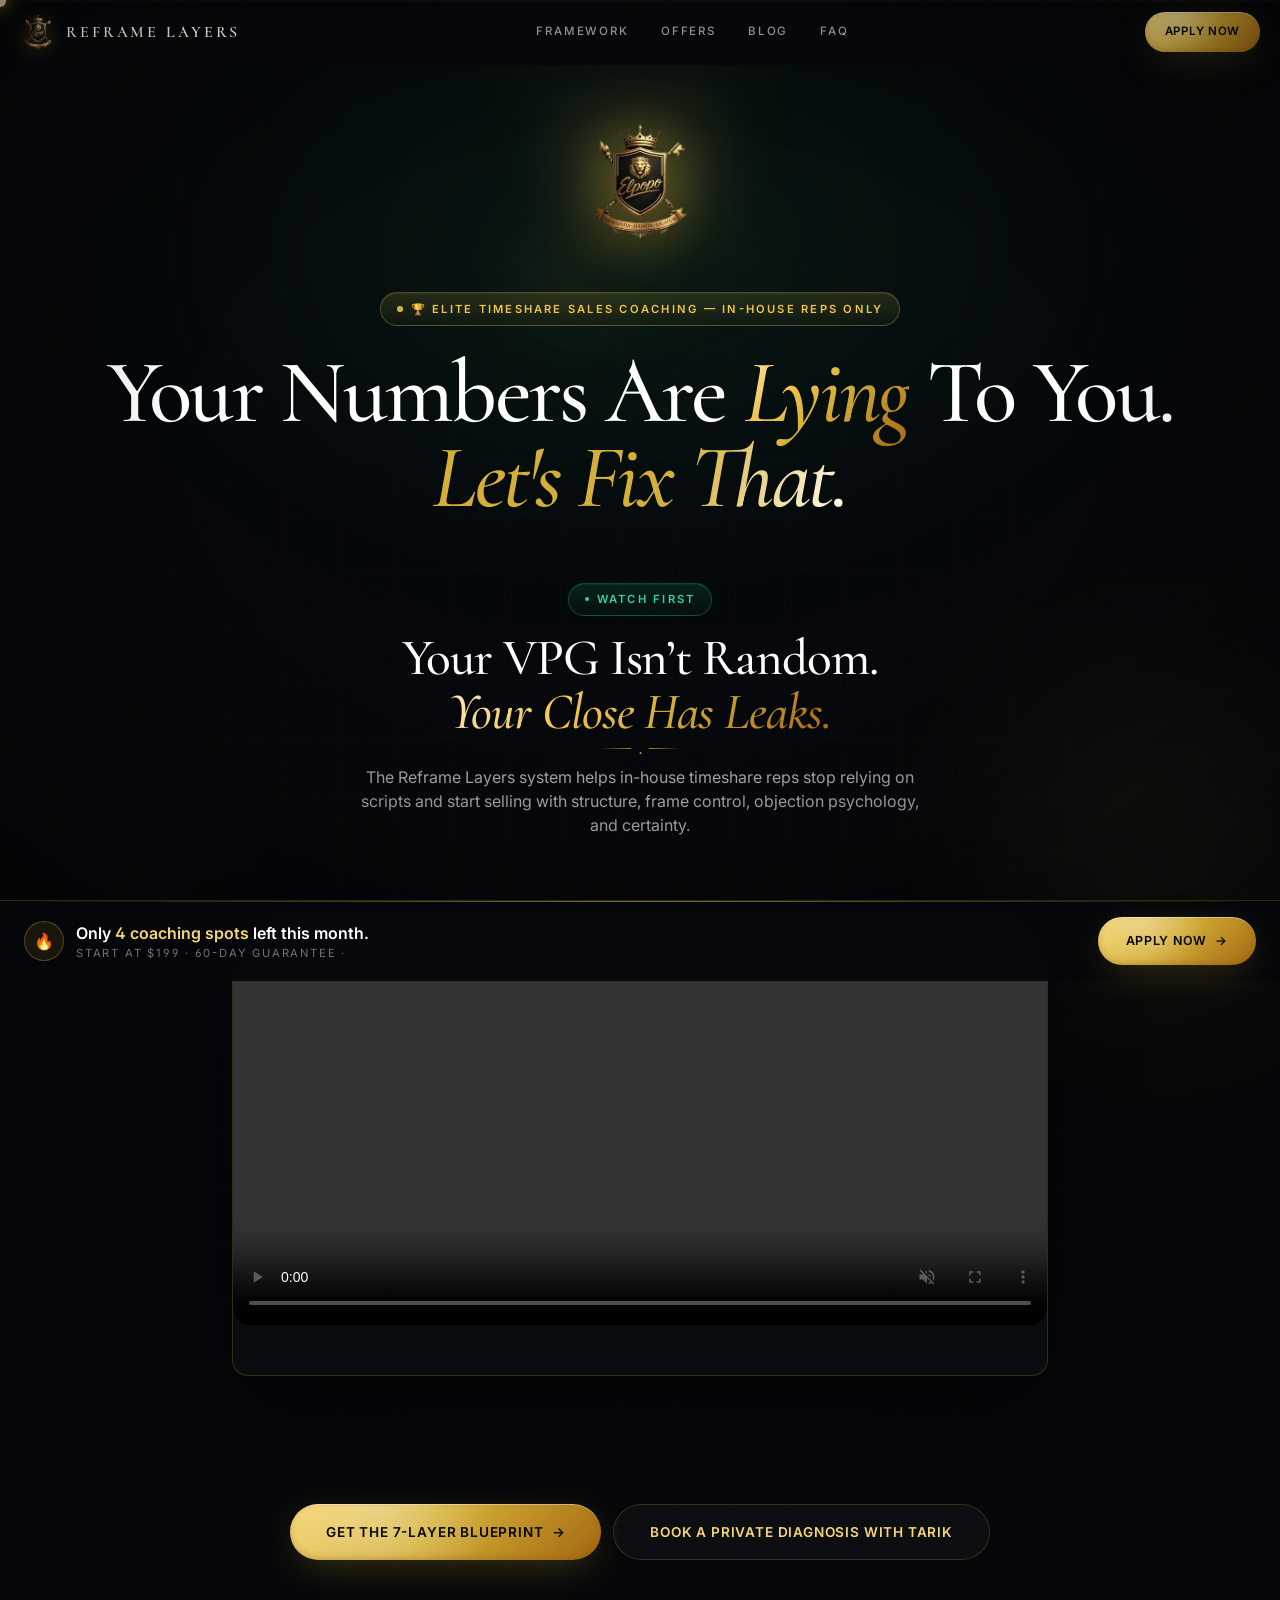
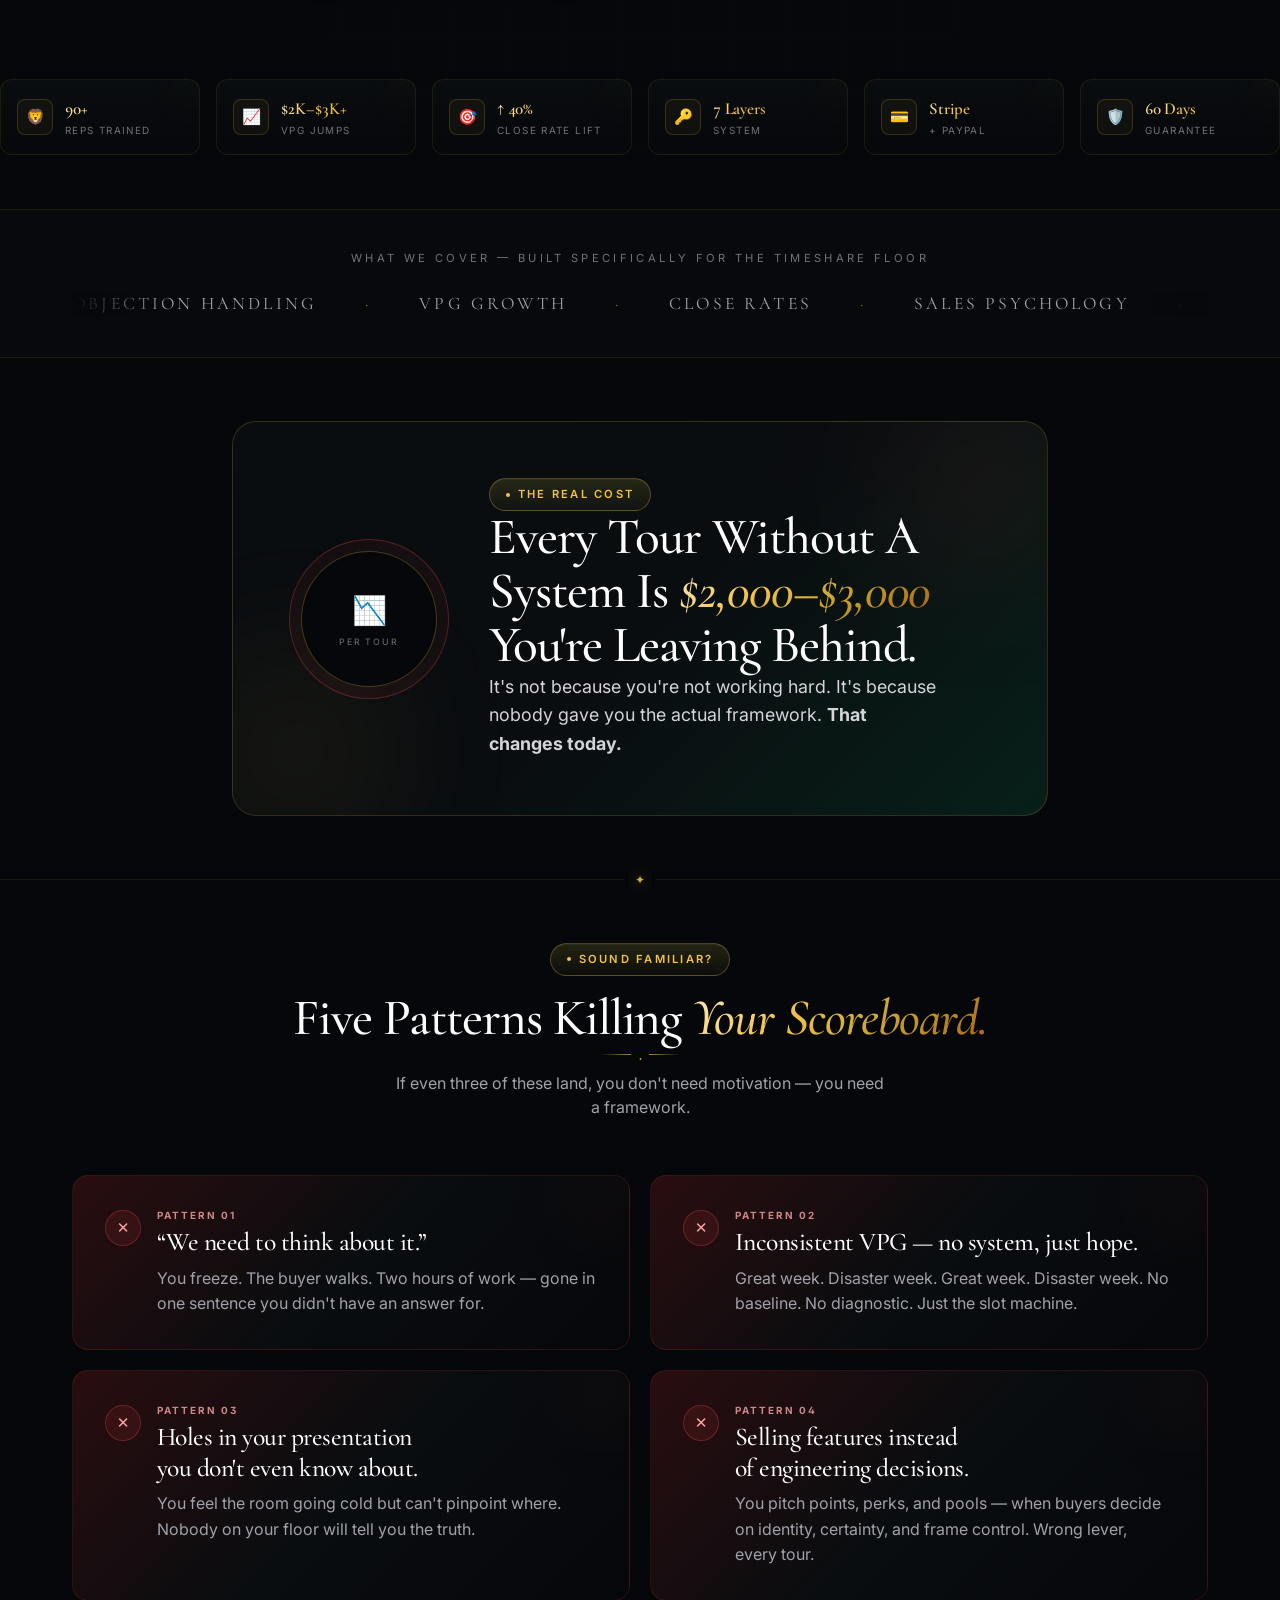
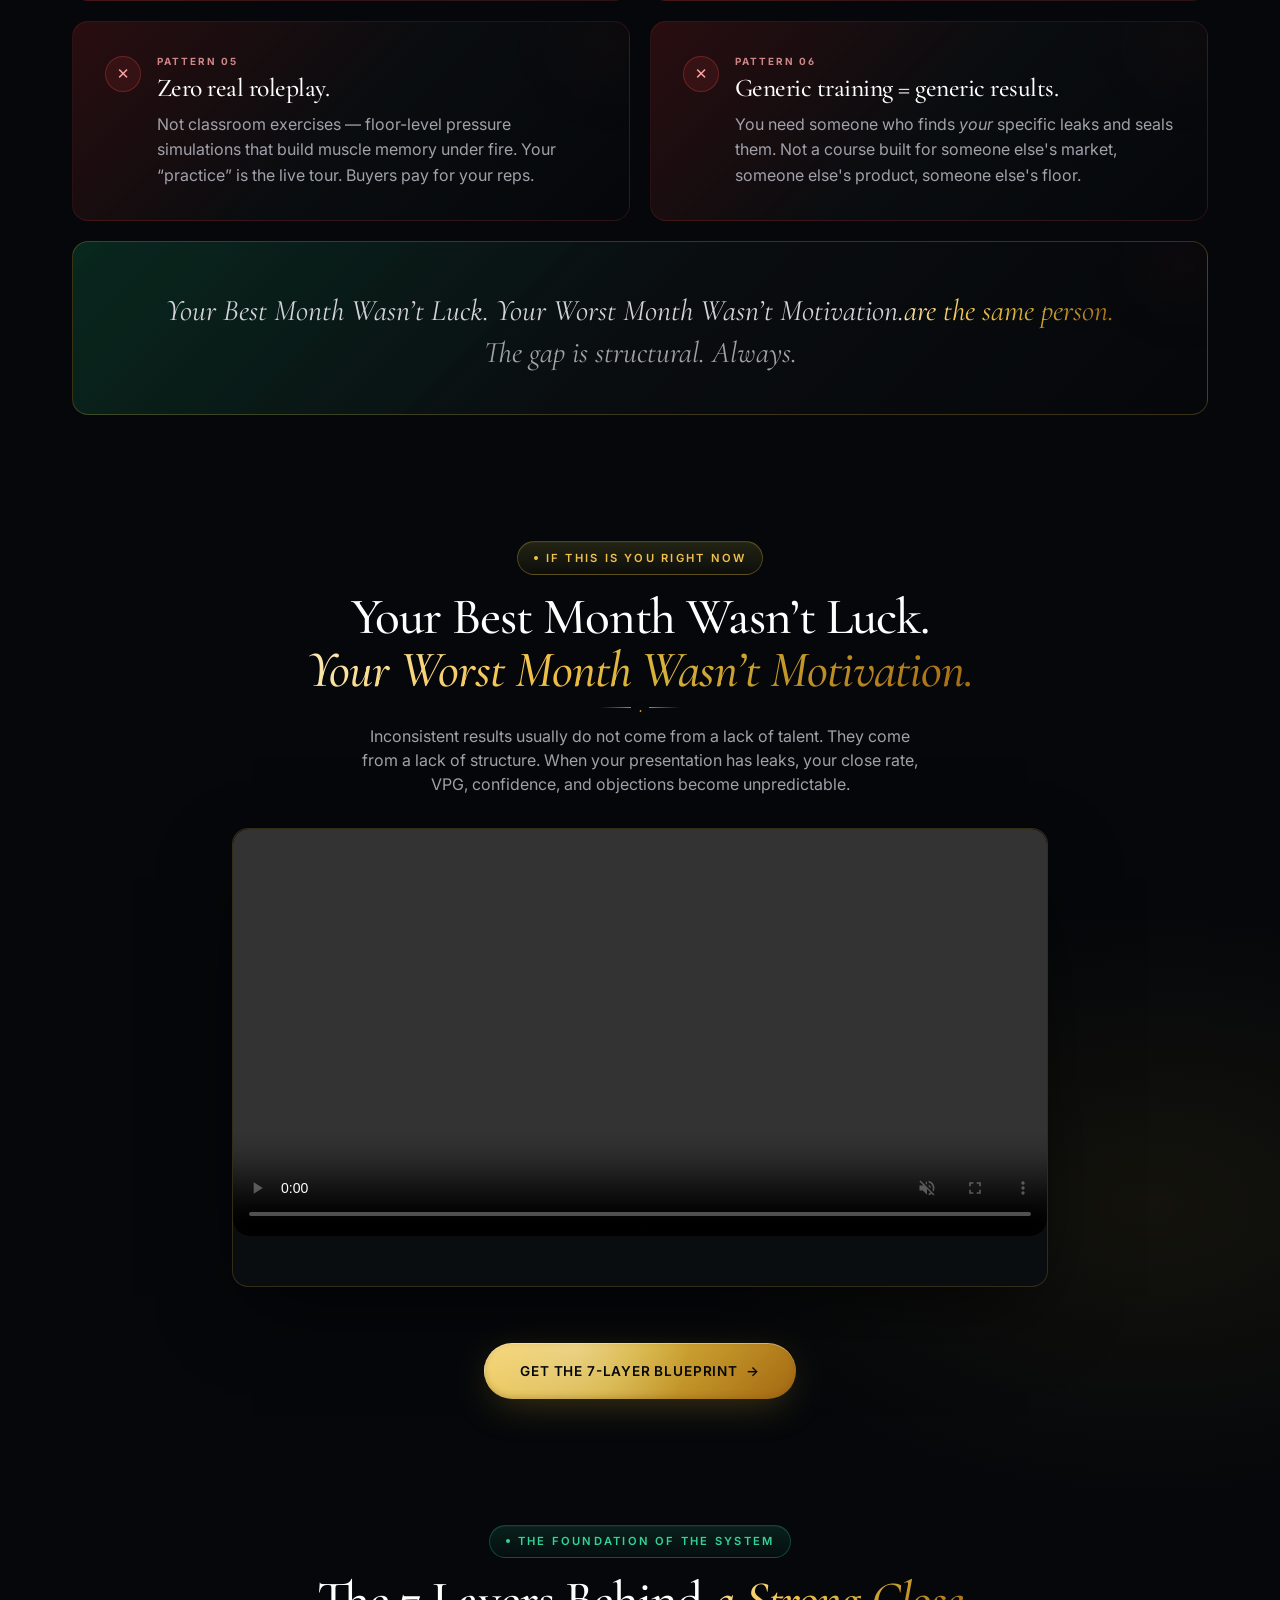
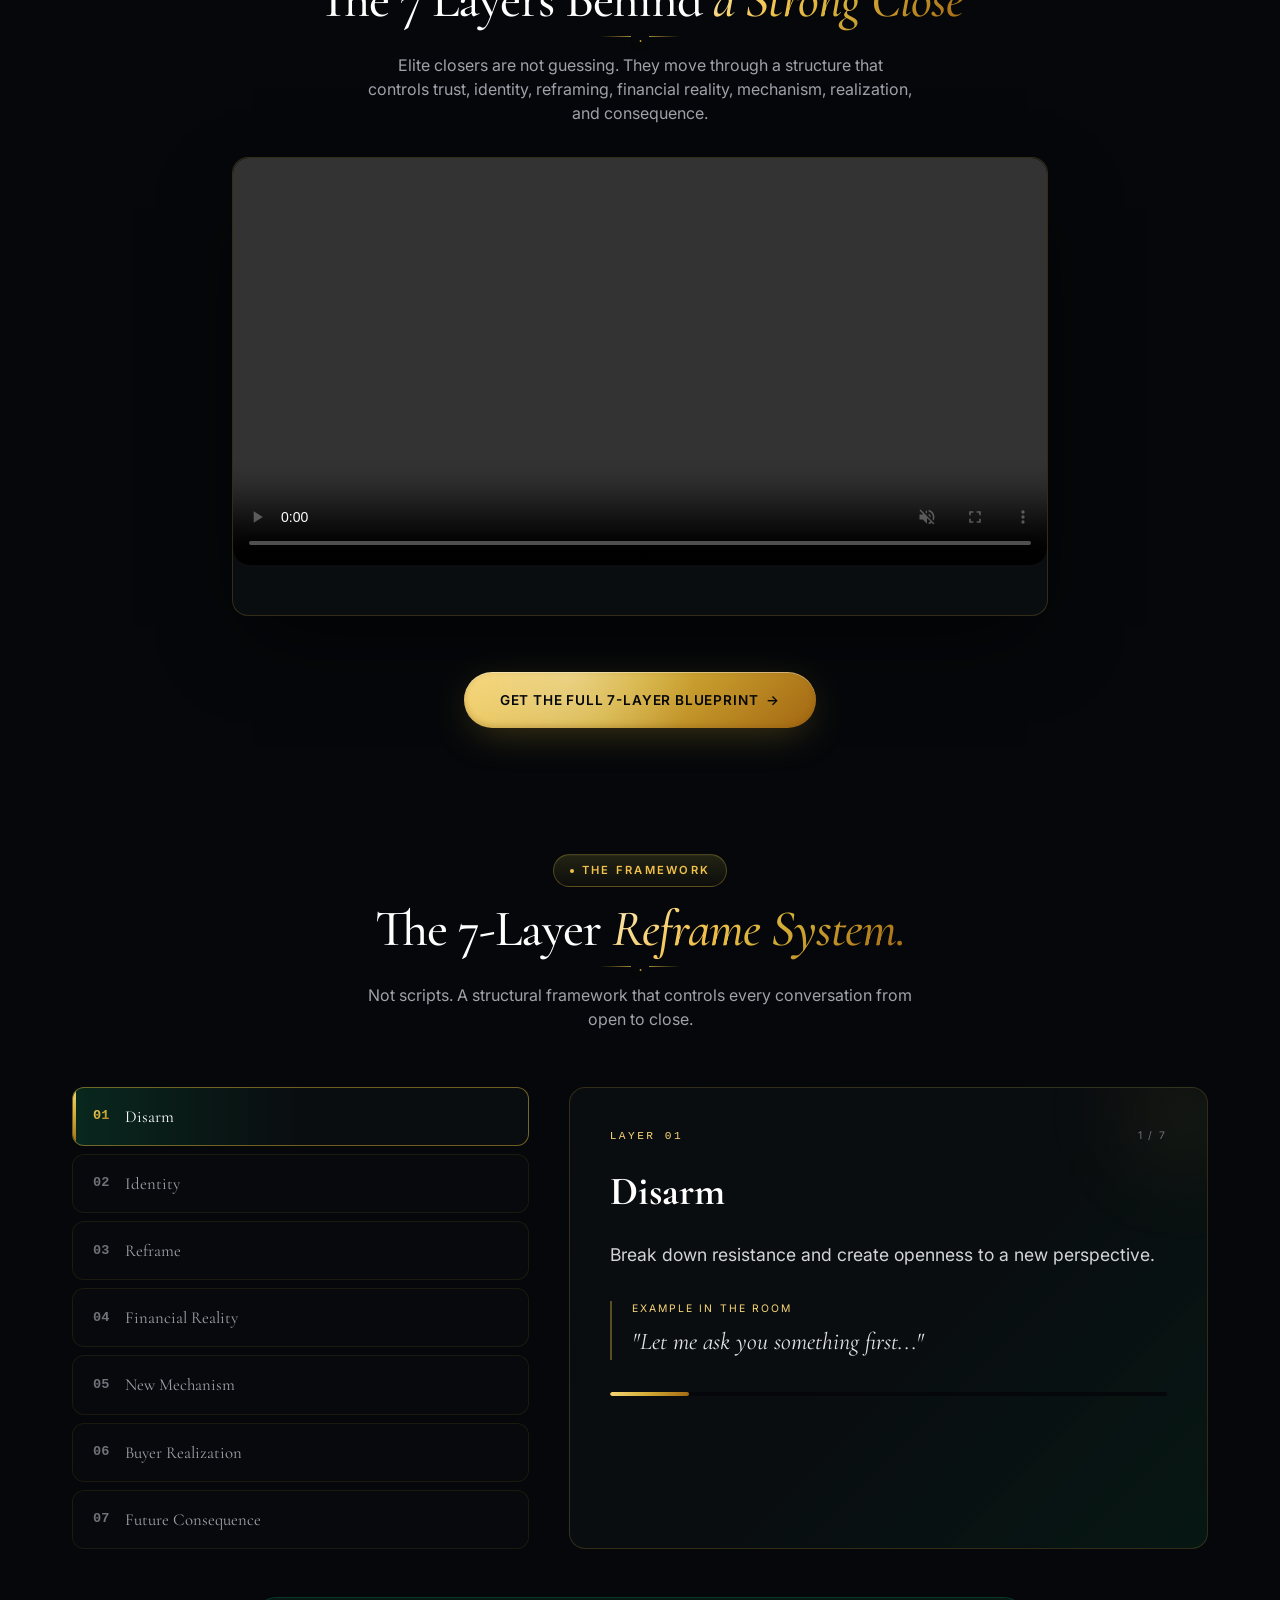
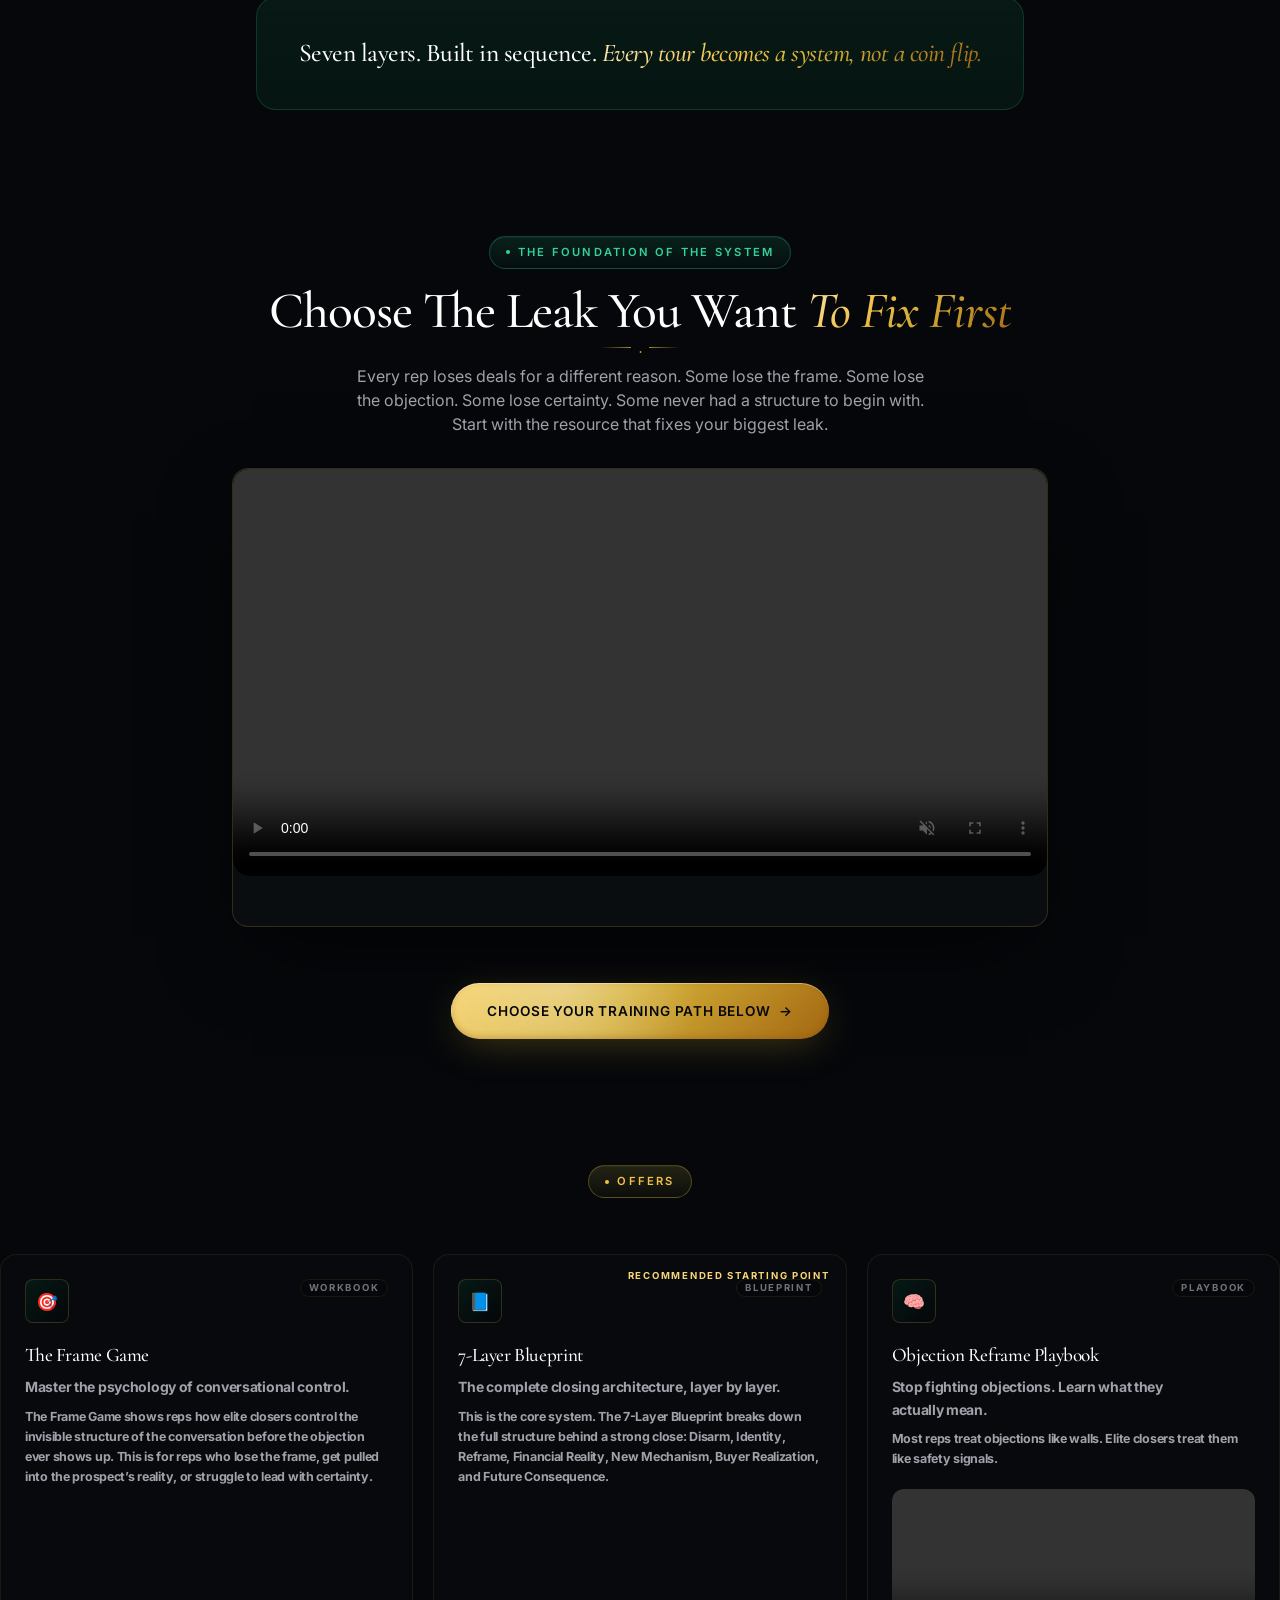
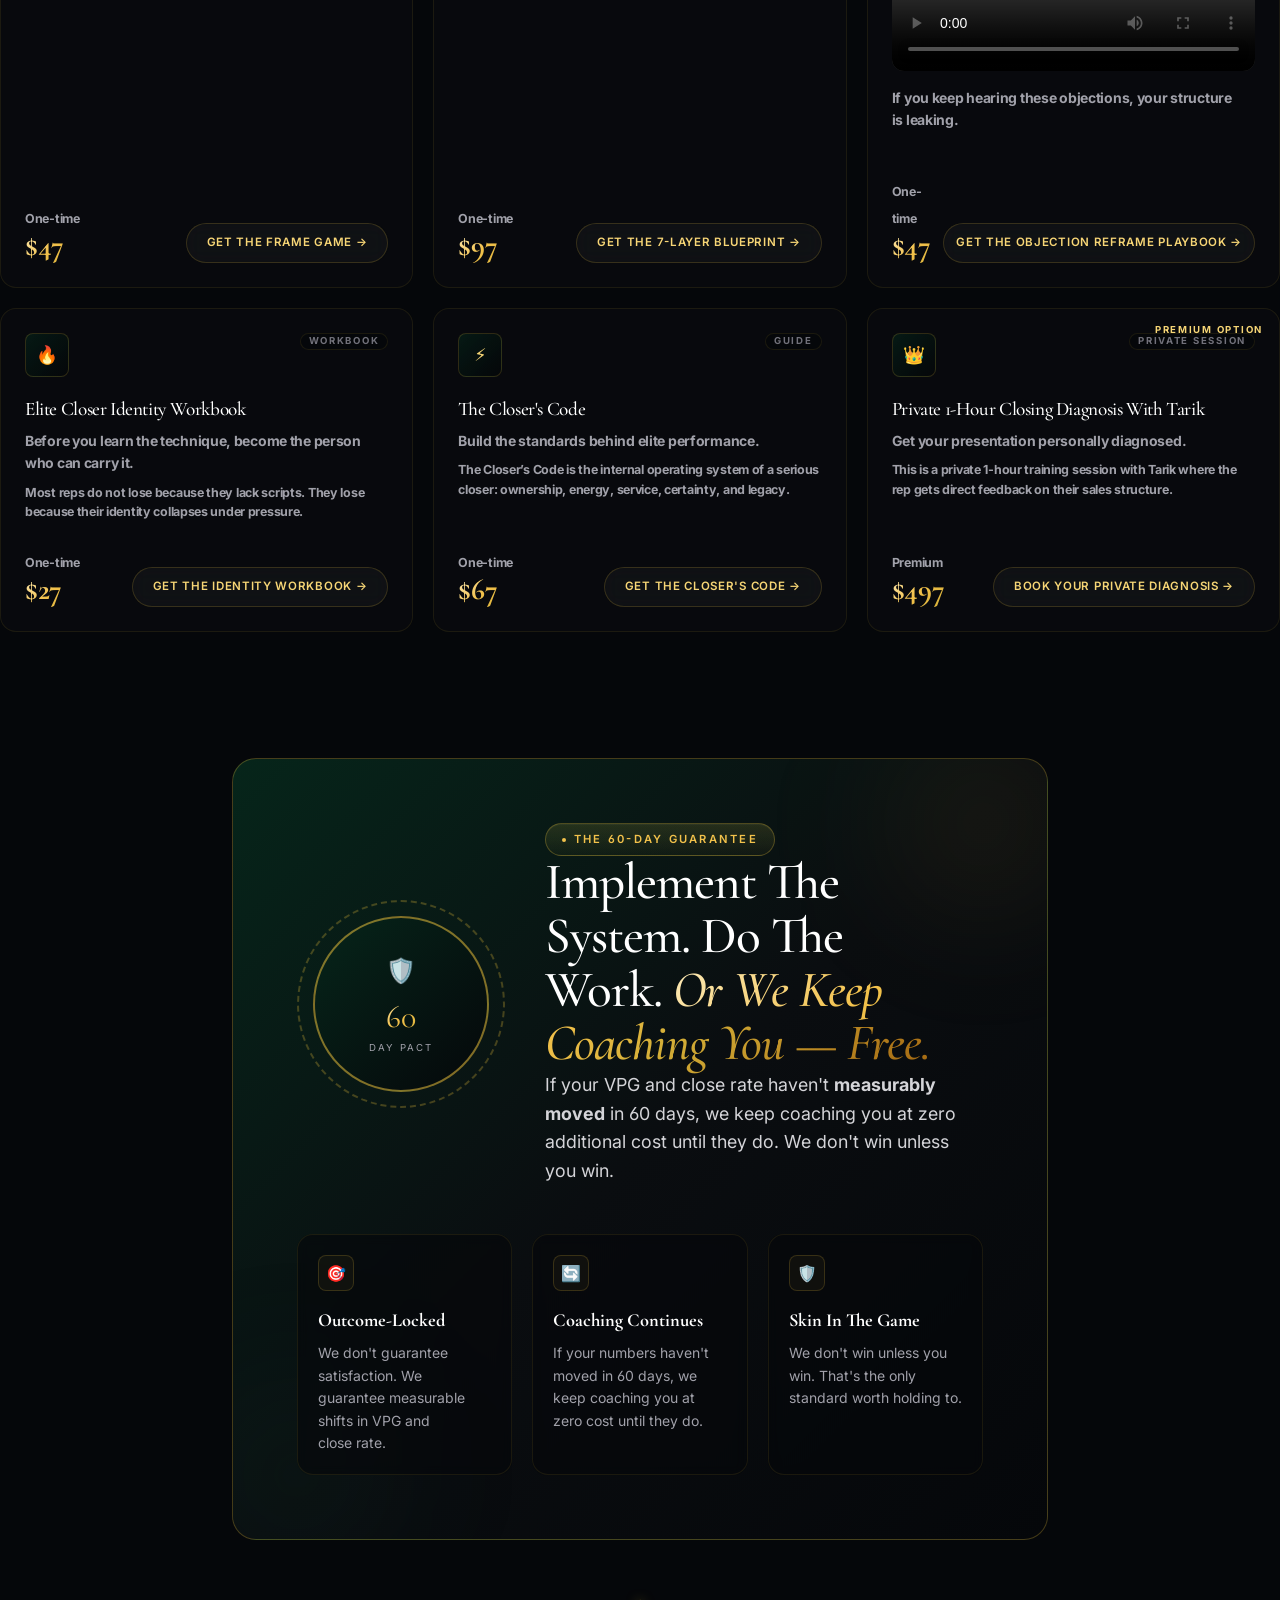
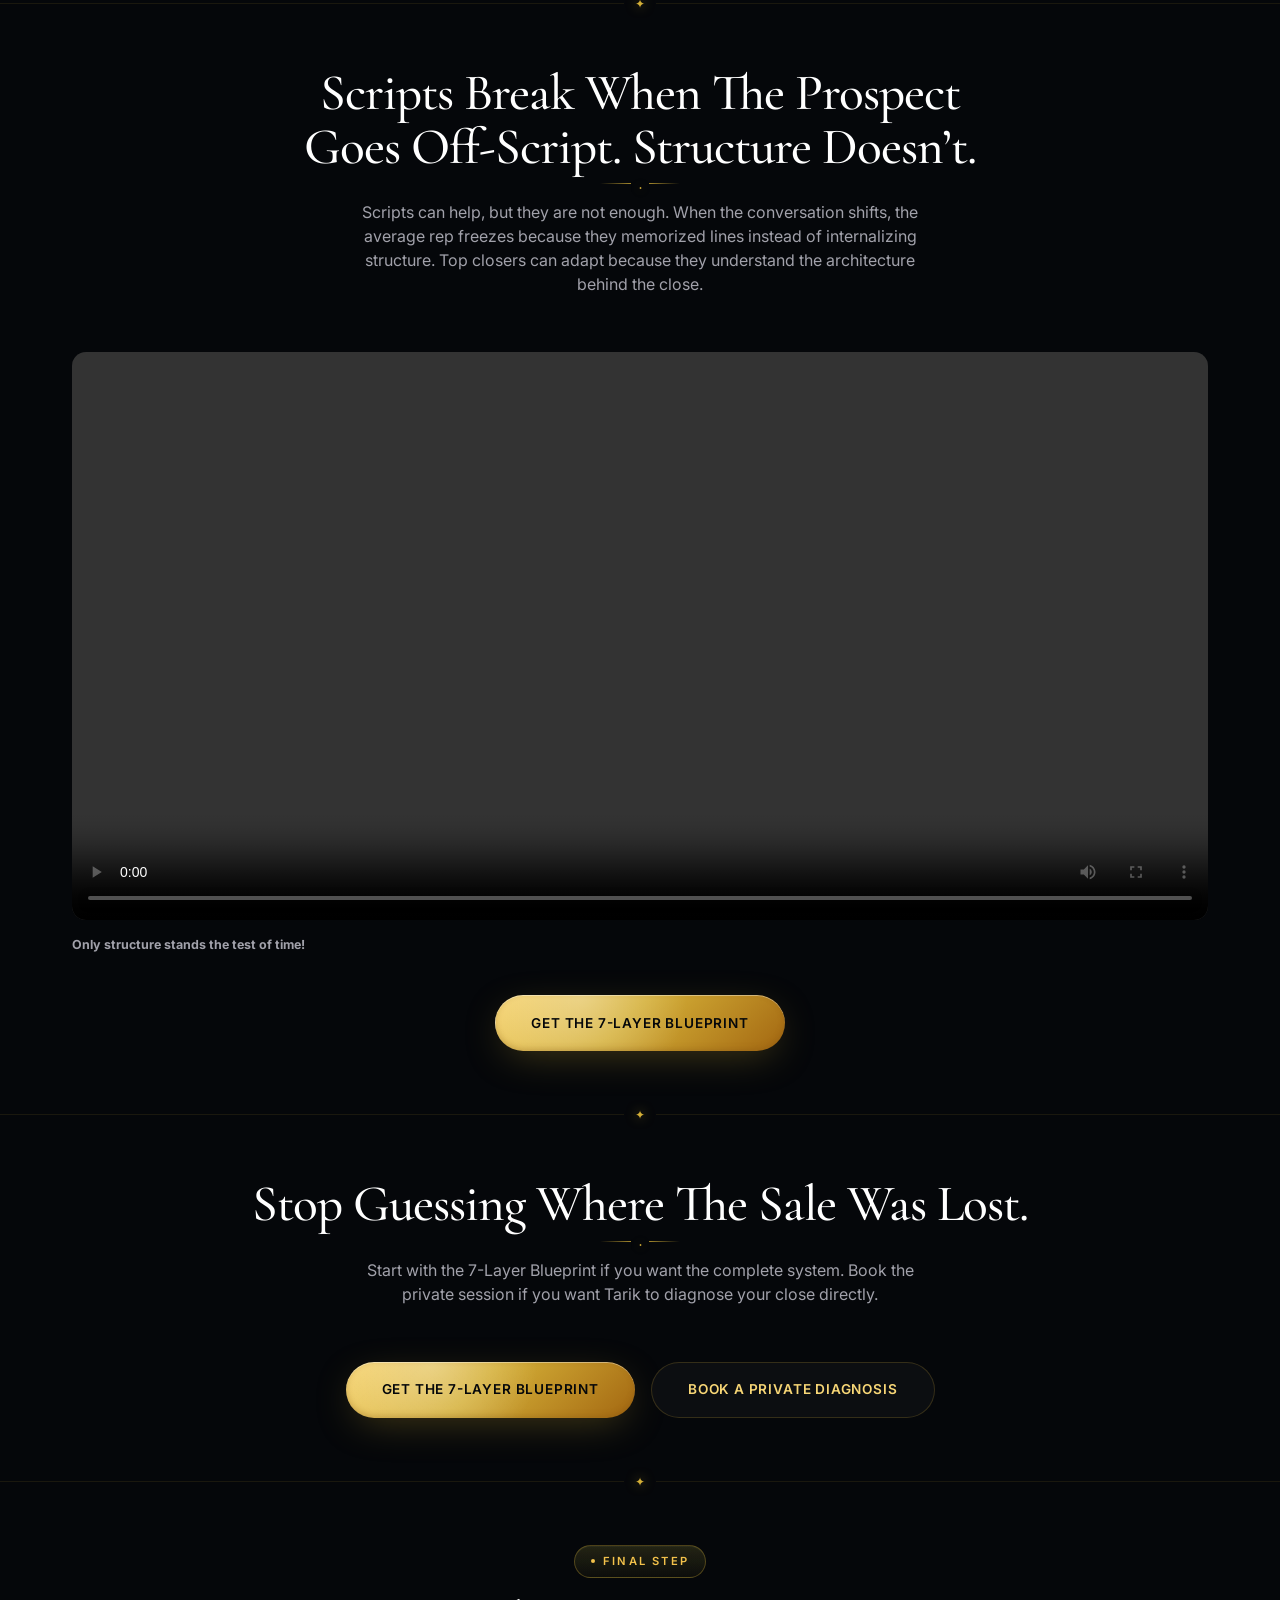
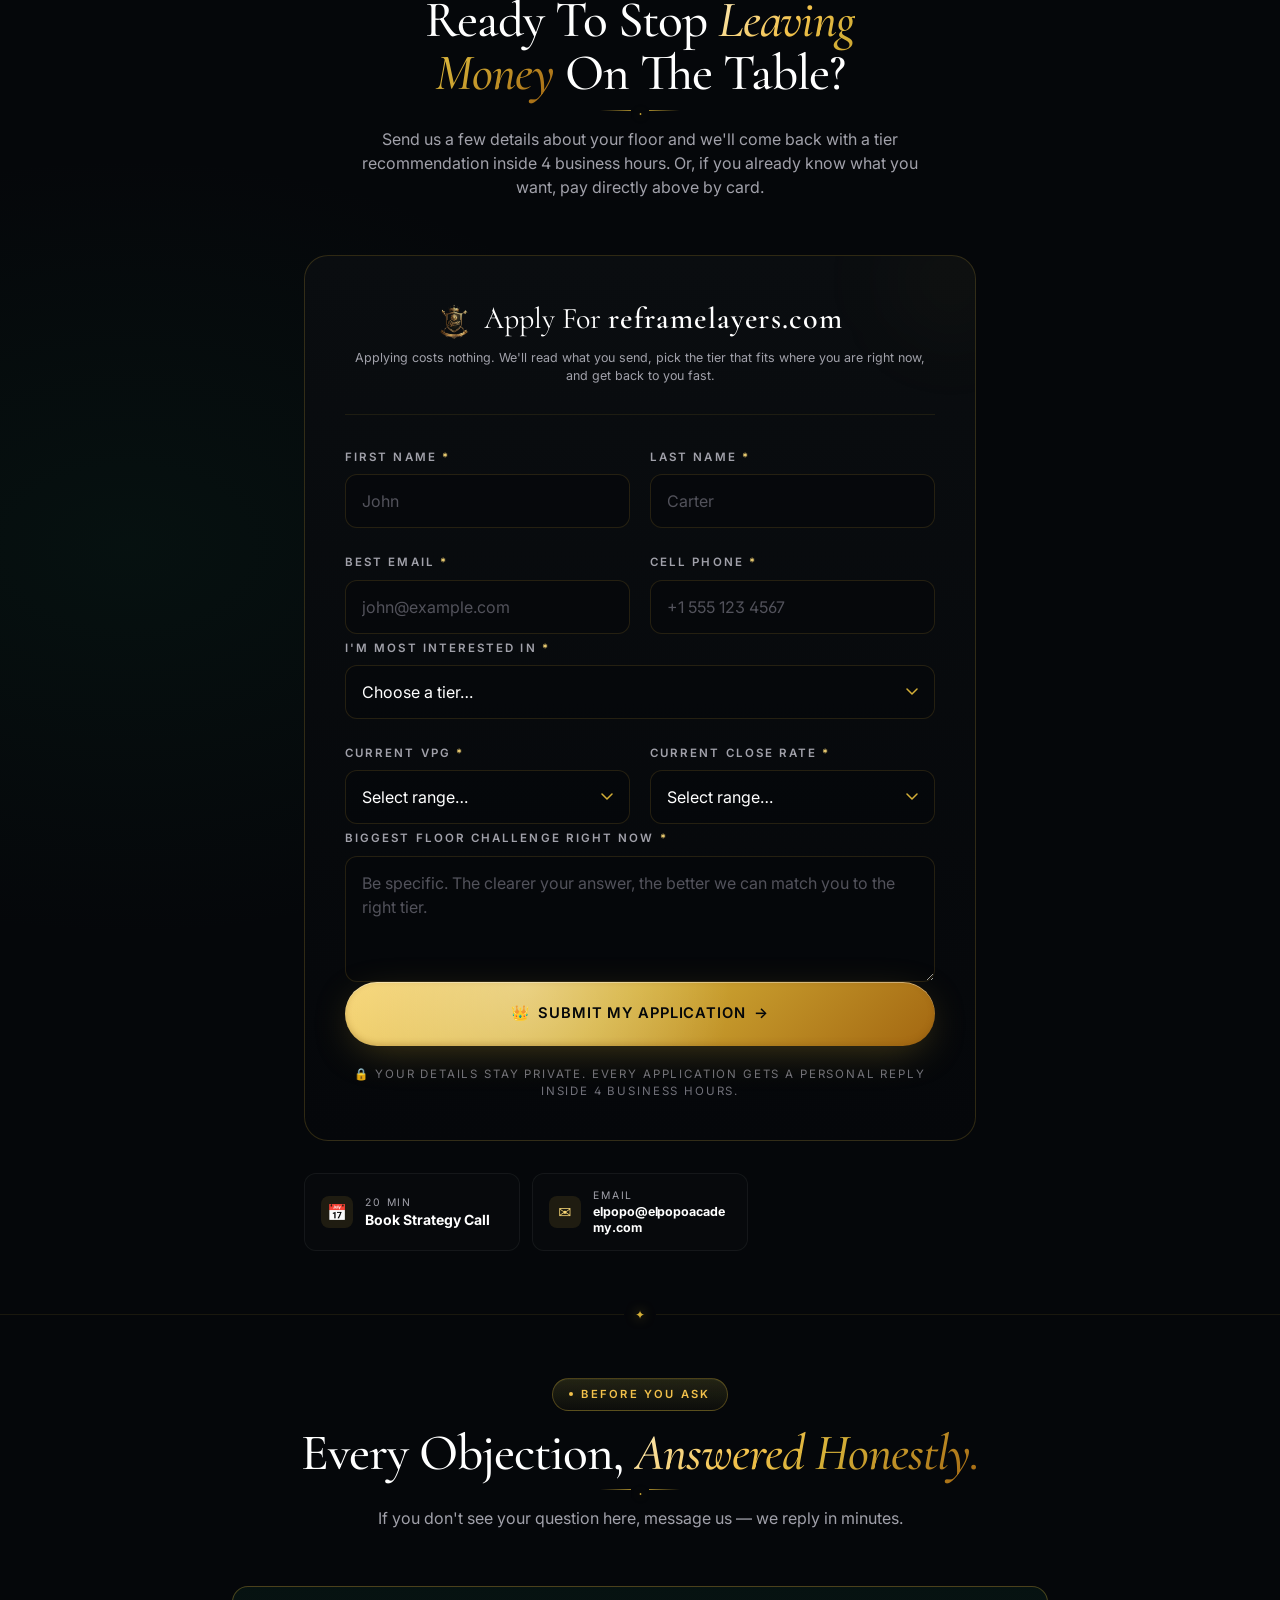
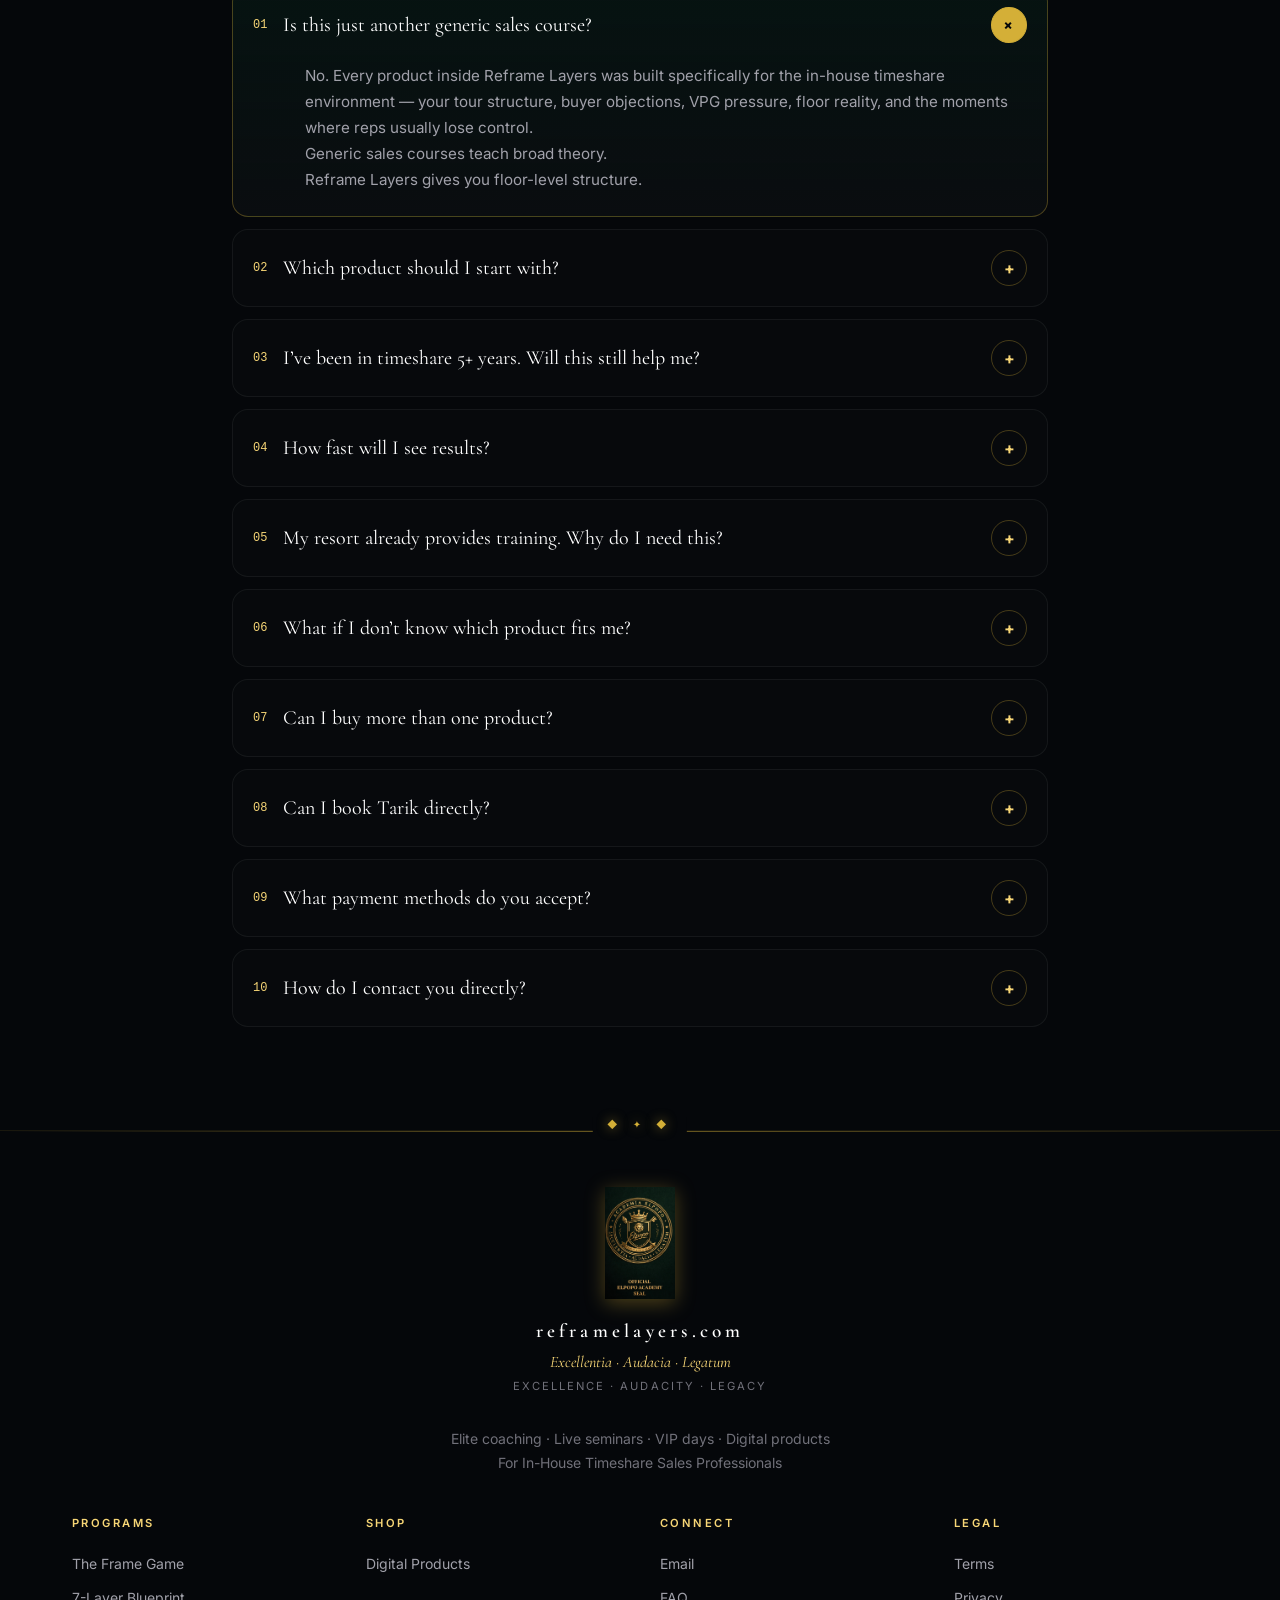
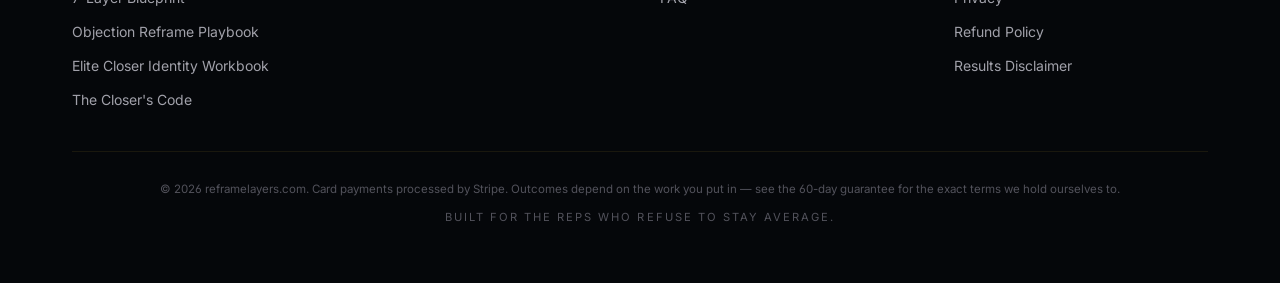
<file: index.html>
<!DOCTYPE html>
<html lang="en">
<head>
<meta charset="UTF-8" />
<meta name="viewport" content="width=device-width, initial-scale=1.0" />
<meta name="theme-color" content="#05070a" />
<meta name="referrer" content="strict-origin-when-cross-origin" />
<meta http-equiv="X-Content-Type-Options" content="nosniff" />
<!-- <meta http-equiv="Content-Security-Policy" content="default-src 'self'; script-src 'self' 'unsafe-inline' https://js.stripe.com https://assets.calendly.com https://www.youtube.com; style-src 'self' 'unsafe-inline' https://fonts.googleapis.com https://assets.calendly.com; font-src 'self' https://fonts.gstatic.com data:; img-src 'self' data: https:; connect-src 'self' https://api.stripe.com https://*.stripe.com https://formspree.io https://calendly.com https://assets.calendly.com; frame-src https://js.stripe.com https://hooks.stripe.com https://www.youtube.com https://www.youtube-nocookie.com https://calendly.com; form-action 'self' https://formspree.io; base-uri 'self'; object-src 'none'; upgrade-insecure-requests" />
 --><title>reframelayers.com — The Coaching System For In-House Timeshare Reps</title>
<meta name="description" content="A coaching system written specifically for in-house timeshare reps — buyer psychology, live roleplay, and the VPG fixes that actually show up on Monday's board. 60-day outcome guarantee." />
<meta name="author" content="reframelayers.com" />
<meta name="robots" content="index, follow, max-image-preview:large, max-snippet:-1" />

<!-- CLIENT: replace every https://www.reframelayers.com below with the real production domain. -->
<link rel="canonical" href="https://www.reframelayers.com/" />

<!-- Open Graph (Facebook, LinkedIn, WhatsApp link preview) -->
<meta property="og:title" content="reframelayers.com — Your Numbers Are Lying To You" />
<meta property="og:description" content="The 7-layer reframe system for in-house timeshare professionals. From a $199 self-paced playbook to a private VIP day in Scottsdale — five levels, one curriculum." />
<meta property="og:type" content="website" />
<meta property="og:url" content="https://www.reframelayers.com/" />
<meta property="og:site_name" content="reframelayers.com" />
<meta property="og:locale" content="en_US" />
<meta property="og:image" content="https://www.reframelayers.com/assets/images/logo.png" />
<meta property="og:image:width" content="512" />
<meta property="og:image:height" content="512" />
<meta property="og:image:alt" content="reframelayers.com crest" />

<!-- Twitter Card -->
<meta name="twitter:card" content="summary_large_image" />
<meta name="twitter:title" content="reframelayers.com — Your Numbers Are Lying To You" />
<meta name="twitter:description" content="Sales coaching written specifically for in-house timeshare reps." />
<meta name="twitter:image" content="https://www.reframelayers.com/assets/images/logo.png" />
<meta name="twitter:image:alt" content="reframelayers.com crest" />

<!-- Favicons -->
<link rel="icon" type="image/png" sizes="512x512" href="assets/images/logo.png" />
<link rel="apple-touch-icon" sizes="512x512" href="assets/images/logo.png" />

<!-- Resource hints -->
<link rel="preconnect" href="https://fonts.googleapis.com" />
<link rel="preconnect" href="https://fonts.gstatic.com" crossorigin />
<link rel="preconnect" href="https://js.stripe.com" />
<link rel="dns-prefetch" href="https://api.stripe.com" />
<link href="https://fonts.googleapis.com/css2?family=Cormorant+Garamond:ital,wght@0,400;0,500;0,600;0,700;1,400;1,500;1,600&family=Inter:wght@300;400;500;600;700;800&display=swap" rel="stylesheet" />
<link rel="stylesheet" href="css/styles.css" />
<script src="https://js.stripe.com/v3/" defer></script>
<script src="js/config.js"></script>
</head>
<body>
<a
  href="#top"
  class="
    skip-to-content
  "
>Skip to main content</a>

<!-- ============ SCROLL PROGRESS BAR ============ -->
<div
  class="
    scroll-progress
  "
  aria-hidden="true"
><div
  class="
    scroll-progress-bar
  "
  id="scrollBar"
></div></div>
<header
  class="
    nav
  "
  id="nav"
>
  <div
    class="
      nav-inner
    "
  >
    <a
      href="#top"
      class="
        brand
      "
    >
      <span
        class="
          brand-mark
        "
        aria-hidden
      ><img src="assets/images/logo.png" data-cfg-logo alt="" width="40" height="40" decoding="async" onerror="this.style.display='none';this.parentElement.textContent='🦁'"></span>
      <span
        class="
          brand-name
        "
        data-cfg-business-name
      >reframelayers.com</span>
    </a>
    <nav
      class="
        nav-links
      "
      aria-label="Primary"
    >
      <a href="#program">Framework</a>
      <a href="#offer">Offers</a>
      <!-- <a href="#shop">Shop</a> -->
      <!-- <a href="#proof">Proof</a> -->
	  <a href="blog.html">Blog</a>
      <a href="#faq">FAQ</a>
    </nav>
    <a
      href="#apply"
      class="
        btn btn-gold btn-sm nav-cta
      "
    >Apply Now</a>
    <button
      type="button"
      class="
        nav-toggle
      "
      id="navToggle" aria-label="Toggle menu" aria-expanded="false"
    >
      <span></span><span></span><span></span>
    </button>
  </div>
  <div
    class="
      nav-mobile
    "
    id="navMobile"
  >
    <a href="#program">Framework</a>
    <a href="#offer">Offers</a>
    <!-- <a href="#shop">Shop</a> -->
    <!-- <a href="#proof">Proof</a> -->
    <a href="#faq">FAQ</a>
    <a
      href="#apply"
      class="
        btn btn-gold btn-md
      "
      style="margin-top:.75rem;"
    >Apply Now</a>
  </div>
</header>

<main id="top">

<!-- ============ HERO ============ -->
<section
  class="
    section hero
  "
>
  <div
    class="
      hero-bg
    "
    aria-hidden
  >
    <div
      class="
        grid-bg
      "
    ></div>
    <div
      class="
        glow glow-emerald
      "
    ></div>
    <div
      class="
        glow glow-gold
      "
    ></div>
  </div>
  <div
    class="
      container
      reveal
    "
  >
    <!-- Hero ornamental logo with float + halo -->
    <div
      class="
        hero-crest hero-crest-img
      "
    >
      <span
        class="
          crest-halo
        "
        aria-hidden="true"
      ></span>
      <img
        src="assets/images/logo.png" data-cfg-logo alt="reframelayers.com crest — Excellentia · Audacia · Legatum"
        class="
          hero-crest-png
        "
        width="512" height="512" loading="eager" decoding="async" fetchpriority="high" /
      >
    </div>

    <span
      class="
        eyebrow
      "
    >
      <span
        class="
          dot-ping
        "
      ></span>
      🏆 Elite Timeshare Sales Coaching — In-House Reps Only
    </span>
    <h1
      class="
        h-display-2xl
        text-balance
      "
    >
      Your Numbers Are <em
        class="
          gold-italic
        "
      >Lying</em> To You.<br>
      <span
        class="
          gold-shine
        "
      >Let's Fix That.</span>
    </h1> <!--
    <p
      class="
        lead
      "
    >
      Coaching written for in-house timeshare reps — built around the buyer
      sitting across from you, the roleplay you actually need, and the
      <strong>VPG</strong> that ends up on Monday's board.
    </p>
	
      <div class="hero-buttons">
  <a href="#offer" class="btn btn-gold btn-lg btn-magnetic">
    👑 Get the 7-layer Blueprint <span aria-hidden>→</span>
  </a>

  <a href="#vsl" class="btn btn-ghost btn-lg btn-magnetic">
    ▶ Watch The Briefing
  </a>
</div> 
  -->
	  
    </div><!--
    <div
      class="
        hero-meta
      "
    >
      <span><span
        class="
          i
        "
      >🔒</span> Card or PayPal · Encrypted at checkout</span>
      <span
        class="
          sep
        "
      ></span> -->
     <!--  <a href="#" data-whatsapp><svg
        class="
          icon-wa
        "
        viewBox="0 0 24 24" aria-hidden="true"
      ><path d="M17.472 14.382c-.297-.149-1.758-.867-2.03-.967-.273-.099-.471-.148-.67.15-.197.297-.767.966-.94 1.164-.173.199-.347.223-.644.075-.297-.15-1.255-.463-2.39-1.475-.883-.788-1.48-1.761-1.653-2.059-.173-.297-.018-.458.13-.606.134-.133.298-.347.446-.52.149-.174.198-.298.298-.497.099-.198.05-.371-.025-.52-.075-.149-.669-1.612-.916-2.207-.242-.579-.487-.5-.669-.51-.173-.008-.371-.01-.57-.01-.198 0-.52.074-.792.372-.272.297-1.04 1.016-1.04 2.479 0 1.462 1.065 2.875 1.213 3.074.149.198 2.096 3.2 5.077 4.487.709.306 1.262.489 1.694.625.712.227 1.36.195 1.871.118.571-.085 1.758-.719 2.006-1.413.248-.694.248-1.289.173-1.413-.074-.124-.272-.198-.57-.347m-5.421 7.403h-.004a9.87 9.87 0 0 1-5.031-1.378l-.361-.214-3.741.982.998-3.648-.235-.374a9.86 9.86 0 0 1-1.51-5.26c.001-5.45 4.436-9.884 9.888-9.884 2.64 0 5.122 1.03 6.988 2.898a9.825 9.825 0 0 1 2.893 6.994c-.003 5.45-4.437 9.884-9.885 9.884m8.413-18.297A11.815 11.815 0 0 0 12.05 0C5.495 0 .16 5.335.157 11.892c0 2.096.547 4.142 1.588 5.945L.057 24l6.305-1.654a11.882 11.882 0 0 0 5.683 1.448h.005c6.554 0 11.89-5.335 11.893-11.893a11.821 11.821 0 0 0-3.48-8.413Z"/></svg> WhatsApp Us</a>
      <span
        class="
          sep
        "
      ></span> --
      <a href="#book">📅 Book Free Strategy Call</a> 
      <span
        class="
          sep
        "
      ></span>
      <a href="mailto:contact@reframelayers.com">✉ Email Us</a>
    </div>
-->
	<!-- ============ VSL ============ -->
<section
  class="
    section section-vsl
  "
  id="vsl"
>
  <div
    class="
      container container-md
      reveal
    "
  >
    <div
      class="
        section-head center
      "
    >
      <span
        class="
          eyebrow eyebrow-emerald
        "
      ><span
        class="
          dot
        "
      ></span>Watch First</span>
      <h2
        class="
          h-display-lg
        "
      >Your VPG Isn’t Random.<em
        class="
          gold-italic
        "
      > Your Close Has Leaks. </em> </h2>
      <p
        class="
          muted
        "
      >The Reframe Layers system helps in-house timeshare reps stop relying on scripts and start selling with structure, frame control, objection psychology, and certainty.</p>
    </div>
<div class="vsl" id="vslPlayer">
  <video
    controls
    autoplay
    muted
    playsinline
    preload="metadata"
    style="
      width:100%;
      height:auto;
      display:block;
      border-radius:inherit;
      background:#000;
    "
  >
    <source src="https://sahmi.ma/video1.mp4" type="video/mp4">
    Votre navigateur ne supporte pas la lecture vidéo.
  </video>
</div>

<div
  class="
    cta-row center
  "
>
</div>
    <div
      class="
        cta-row center reveal
      "
      style="margin-top:3.5rem;"
    >
      <a
        href="#offer"
        class="
          btn btn-gold btn-lg
        "
      > Get The 7-Layer Blueprint<span aria-hidden>→</span></a>
      <a
        href="#book"
        class="
          btn btn-ghost btn-lg
        "
      > Book A Private Diagnosis With Tarik</a>
    </div>
    </div>
  </div>
</section>

    <!-- Results badges -->
    <div
      class="
        hero-badges
      "
    >
      <div
        class="
          badge
        "
      ><span
        class="
          badge-i
        "
      >🦁</span><div><div
        class="
          badge-v
        "
        data-count-to="90" data-suffix="+"
      >0</div><div
        class="
          badge-l
        "
      >Reps Trained</div></div></div>
      <div
        class="
          badge
        "
      ><span
        class="
          badge-i
        "
      >📈</span><div><div
        class="
          badge-v
        "
      >$2K–$3K+</div><div
        class="
          badge-l
        "
      >VPG Jumps</div></div></div>
      <div
        class="
          badge
        "
      ><span
        class="
          badge-i
        "
      >🎯</span><div><div
        class="
          badge-v
        "
        data-count-to="40" data-prefix="↑ " data-suffix="%"
      >↑ 0%</div><div
        class="
          badge-l
        "
      >Close Rate Lift</div></div></div>
      <div
        class="
          badge
        "
      ><span
        class="
          badge-i
        "
      >🔑</span><div><div
        class="
          badge-v
        "
        data-count-to="7" data-suffix=" Layers"
      >0</div><div
        class="
          badge-l
        "
      >System</div></div></div>
      <div
        class="
          badge
        "
      ><span
        class="
          badge-i
        "
      >💳</span><div><div
        class="
          badge-v
        "
      >Stripe</div><div
        class="
          badge-l
        "
      >+ PayPal</div></div></div>
      <div
        class="
          badge
        "
      ><span
        class="
          badge-i
        "
      >🛡️</span><div><div
        class="
          badge-v
        "
        data-count-to="60" data-suffix=" Days"
      >0</div><div
        class="
          badge-l
        "
      >Guarantee</div></div></div>
    </div>
  </div>
</section>

<!-- ============ TRUST / FEATURE MARQUEE ============ -->
<section
  class="
    trustbar
  "
>
  <div
    class="
      container
    "
  >
    <p
      class="
        trustbar-caption
      "
    >What we cover — built specifically for the timeshare floor</p>
    <div
      class="
        marquee
      "
    >
      <div
        class="
          marquee-track
        "
      >
        <span>OBJECTION HANDLING</span><span
          class="
            m-dot
          "
        >·</span>
        <span>VPG GROWTH</span><span
          class="
            m-dot
          "
        >·</span>
        <span>CLOSE RATES</span><span
          class="
            m-dot
          "
        >·</span>
        <span>SALES PSYCHOLOGY</span><span
          class="
            m-dot
          "
        >·</span>
        <span>LIVE ROLEPLAY</span><span
          class="
            m-dot
          "
        >·</span>
        <span>ELITE MINDSET</span><span
          class="
            m-dot
          "
        >·</span>
        <span>7-LAYER SYSTEM</span><span
          class="
            m-dot
          "
        >·</span>
        <span>LIVE EVENTS</span><span
          class="
            m-dot
          "
        >·</span>
        <span>VIP DAYS</span><span
          class="
            m-dot
          "
        >·</span>
        <!-- duplicate for seamless loop -->
        <span>OBJECTION HANDLING</span><span
          class="
            m-dot
          "
        >·</span>
        <span>VPG GROWTH</span><span
          class="
            m-dot
          "
        >·</span>
        <span>CLOSE RATES</span><span
          class="
            m-dot
          "
        >·</span>
        <span>SALES PSYCHOLOGY</span><span
          class="
            m-dot
          "
        >·</span>
        <span>LIVE ROLEPLAY</span><span
          class="
            m-dot
          "
        >·</span>
        <span>ELITE MINDSET</span><span
          class="
            m-dot
          "
        >·</span>
        <span>7-LAYER SYSTEM</span><span
          class="
            m-dot
          "
        >·</span>
        <span>LIVE EVENTS</span><span
          class="
            m-dot
          "
        >·</span>
        <span>VIP DAYS</span><span
          class="
            m-dot
          "
        >·</span>
      </div>
    </div>
  </div>
</section>


<!-- ============ COST ANCHOR ============ -->
<section
  class="
    section
  "
>
  <div
    class="
      container container-md
      reveal
    "
  >
    <div
      class="
        cost-anchor panel-gradient
      "
    >
      <div
        class="
          cost-glow cost-glow-red
        "
      ></div>
      <div
        class="
          cost-glow cost-glow-gold
        "
      ></div>
      <div
        class="
          cost-anchor-inner
        "
      >
        <div
          class="
            cost-seal
          "
        >
          <div
            class="
              cost-seal-ring
            "
          ></div>
          <div
            class="
              cost-seal-inner
            "
          >
            <span aria-hidden style="color:#fca5a5;font-size:28px;">📉</span>
            <span
              class="
                cost-seal-l
              "
            >per tour</span>
          </div>
        </div>
        <div
          class="
            cost-copy
          "
        >
          <span
            class="
              eyebrow
            "
          ><span
            class="
              dot
            "
          ></span>The Real Cost</span>
          <h2
            class="
              h-display-lg
            "
          >Every Tour Without A System Is <em
            class="
              gold-italic
            "
          >$2,000–$3,000</em> You're Leaving Behind.</h2>
          <p
            class="
              lead
            "
          >It's not because you're not working hard. It's because nobody gave you the actual framework. <strong>That changes today.</strong></p>
        </div>
      </div>
    </div>
  </div>
</section>

<!-- ============ PAIN PATTERNS ============ -->
<section
  class="
    section section-border-top
  "
>
  <div
    class="
      container
    "
  >
    <div
      class="
        section-head center reveal
      "
    >
      <span
        class="
          eyebrow
        "
      ><span
        class="
          dot
        "
      ></span>Sound Familiar?</span>
      <h2
        class="
          h-display-lg
        "
      >Five Patterns Killing <em
        class="
          gold-italic
        "
      >Your Scoreboard.</em></h2>
      <p
        class="
          muted
        "
      >If even three of these land, you don't need motivation — you need a framework.</p>
    </div>

    <div
      class="
        pain-grid
      "
    >
      <article
        class="
          pain-card reveal
        "
      >
        <span
          class="
            pain-icon
          "
        >✕</span>
        <div>
          <div
            class="
              pain-num
            "
          >Pattern 01</div>
          <h3
            class="
              h-display-md
            "
          >&ldquo;We need to think about it.&rdquo;</h3>
          <p>You freeze. The buyer walks. Two hours of work — gone in one sentence you didn't have an answer for.</p>
        </div>
      </article>
      <article
        class="
          pain-card reveal
        "
      >
        <span
          class="
            pain-icon
          "
        >✕</span>
        <div>
          <div
            class="
              pain-num
            "
          >Pattern 02</div>
          <h3
            class="
              h-display-md
            "
          >Inconsistent VPG — no system, just hope.</h3>
          <p>Great week. Disaster week. Great week. Disaster week. No baseline. No diagnostic. Just the slot machine.</p>
        </div>
      </article>
      <article
        class="
          pain-card reveal
        "
      >
        <span
          class="
            pain-icon
          "
        >✕</span>
        <div>
          <div
            class="
              pain-num
            "
          >Pattern 03</div>
          <h3
            class="
              h-display-md
            "
          >Holes in your presentation you don't even know about.</h3>
          <p>You feel the room going cold but can't pinpoint where. Nobody on your floor will tell you the truth.</p>
        </div>
      </article>
      <article
        class="
          pain-card reveal
        "
      >
        <span
          class="
            pain-icon
          "
        >✕</span>
        <div>
          <div
            class="
              pain-num
            "
          >Pattern 04</div>
          <h3
            class="
              h-display-md
            "
          >Selling features instead of engineering decisions.</h3>
          <p>You pitch points, perks, and pools — when buyers decide on identity, certainty, and frame control. Wrong lever, every tour.</p>
        </div>
      </article>
      <article
        class="
          pain-card reveal
        "
      >
        <span
          class="
            pain-icon
          "
        >✕</span>
        <div>
          <div
            class="
              pain-num
            "
          >Pattern 05</div>
          <h3
            class="
              h-display-md
            "
          >Zero real roleplay.</h3>
          <p>Not classroom exercises — floor-level pressure simulations that build muscle memory under fire. Your &ldquo;practice&rdquo; is the live tour. Buyers pay for your reps.</p>
        </div>
      </article>
      <article
        class="
          pain-card reveal
        "
      >
        <span
          class="
            pain-icon
          "
        >✕</span>
        <div>
          <div
            class="
              pain-num
            "
          >Pattern 06</div>
          <h3
            class="
              h-display-md
            "
          >Generic training = generic results.</h3>
          <p>You need someone who finds <em>your</em> specific leaks and seals them. Not a course built for someone else's market, someone else's product, someone else's floor.</p>
        </div>
      </article>
      <article
        class="
          pain-card pain-card-final reveal
        "
      >
        <p
          class="
            italic
          "
        >Your Best Month Wasn’t Luck. Your Worst Month Wasn’t Motivation.<span
          class="
            gold-italic
          "
        >are the same person.</span><br><span
          class="
            muted
          "
        >The gap is structural. Always.</span></p>
      </article>
    </div>
  </div>
</section>

<!-- ============ VIDEO: PLATEAUED REP ============ -->
<section
  class="
    inline-vid-section
    section
  "
>
  <div
    class="
      container container-md
      reveal
    "
  >
    <div
      class="
        section-head center
      "
      style="margin-bottom:2rem;"
    >
      <span
        class="
          eyebrow
        "
      ><span
        class="
          dot
        "
      ></span>If This Is You Right Now</span>
      <h2
        class="
          h-display-lg
        "
      >Your Best Month Wasn’t Luck.<br><em
        class="
          gold-italic
        "
      >Your Worst Month Wasn’t Motivation.
</em></h2>
      <p
        class="
          muted
        "
      >Inconsistent results usually do not come from a lack of talent. They come from a lack of structure. When your presentation has leaks, your close rate, VPG, confidence, and objections become unpredictable.</p>
    </div>



<!-- code debut video 2-->



<div class="vsl" id="vslPlayer">
  <video
    controls
    autoplay
    muted
    playsinline
    preload="metadata"
    style="
      width:100%;
      height:auto;
      display:block;
      border-radius:inherit;
      background:#000;
    "
  >
    <source src="https://sahmi.ma/video2.mp4" type="video/mp4">
    Votre navigateur ne supporte pas la lecture vidéo.
  </video>
</div>



<!-- code fin video -->
	
	<!-- code 1 seul bouton  -->
	    <div
      class="
        cta-row center reveal
      "
      style="margin-top:3.5rem;"
    >
      <a
        href="#offer"
        class="
          btn btn-gold btn-lg
        "
      > Get The 7-Layer Blueprint<span aria-hidden>→</span></a>
     
    </div>
	<!-- fin code 1 seul bouton -->
	
    <!-- <div
      class="
        inline-vid-stats
      "
    >
      <div
        class="
          ivs
        "
      ><div
        class="
          ivs-v
        "
      >90+</div><div
        class="
          ivs-l
        "
      >Reps Transformed</div></div>
      <div
        class="
          ivs
        "
      ><div
        class="
          ivs-v
        "
      >$3,000+</div><div
        class="
          ivs-l
        "
      >Max VPG Increase</div></div>
      <div
        class="
          ivs
        "
      ><div
        class="
          ivs-v
        "
      >40%</div><div
        class="
          ivs-l
        "
      >Avg Close Rate Lift</div></div>
    </div> -->
  </div>
</section>

<!-- ============ VIDEO: GENUINE REFRAMING (Foundation of System) ============ -->
<section
  class="
    inline-vid-section
    section
  "
>
  <div
    class="
      container container-md
      reveal
    "
  >
    <div
      class="
        section-head center
      "
      style="margin-bottom:2rem;"
    >
      <span
        class="
          eyebrow eyebrow-emerald
        "
      ><span
        class="
          dot
        "
      ></span>The Foundation Of The System</span>
      <h2
        class="
          h-display-lg
        "
      >The 7 Layers Behind<em
        class="
          gold-italic
        "
      > a Strong Close</em></h2>
      <p
        class="
          muted
        "
      >Elite closers are not guessing. They move through a structure that controls trust, identity, reframing, financial reality, mechanism, realization, and consequence.</p>
    </div>
<!-- code debut video 4-->



<div class="vsl" id="vslPlayer">
  <video
    controls
    autoplay
    muted
    playsinline
    preload="metadata"
    style="
      width:100%;
      height:auto;
      display:block;
      border-radius:inherit;
      background:#000;
    "
  >
    <source src="https://sahmi.ma/video4.mp4" type="video/mp4">
    Votre navigateur ne supporte pas la lecture vidéo.
  </video>
</div>



<!-- code fin video -->
	<!-- code 1 seul bouton  -->
	    <div
      class="
        cta-row center reveal
      "
      style="margin-top:3.5rem;"
    >
      <a
        href="#offer"
        class="
          btn btn-gold btn-lg
        "
      > Get The Full 7-Layer Blueprint<span aria-hidden>→</span></a>
     
    </div>
	<!-- fin code 1 seul bouton -->
</section>

<!-- ============ 7-LAYER SOLUTION ============ -->
<section
  class="
    section
  "
  id="program"
>
  <div
    class="
      container
      reveal
    "
  >
    <div
      class="
        section-head center
      "
    >
      <span
        class="
          eyebrow
        "
      ><span
        class="
          dot
        "
      ></span>The Framework</span>
      <h2
        class="
          h-display-lg
        "
      >The 7-Layer <em
        class="
          gold-italic
        "
      >Reframe System.</em></h2>
      <p
        class="
          muted
        "
      >Not scripts. A structural framework that controls every conversation from open to close.</p>
    </div>

    <div
      class="
        layer-grid
      "
      id="layerGrid"
    >
      <div
        class="
          layer-tabs
        "
        role="tablist" aria-label="7 Layers"
      >
        <button
          class="
            layer-tab is-active
          "
          role="tab" aria-selected="true" data-layer="0" id="layerTab0" aria-controls="layerDetail"
        ><span
          class="
            ln
          "
        >01</span><span
          class="
            lt
          "
        >Disarm</span></button>
        <button
          class="
            layer-tab
          "
          role="tab" data-layer="1" id="layerTab1" aria-controls="layerDetail" aria-selected="false"
        ><span
          class="
            ln
          "
        >02</span><span
          class="
            lt
          "
        >Identity</span></button>
        <button
          class="
            layer-tab
          "
          role="tab" data-layer="2" id="layerTab2" aria-controls="layerDetail" aria-selected="false"
        ><span
          class="
            ln
          "
        >03</span><span
          class="
            lt
          "
        >Reframe</span></button>
        <button
          class="
            layer-tab
          "
          role="tab" data-layer="3" id="layerTab3" aria-controls="layerDetail" aria-selected="false"
        ><span
          class="
            ln
          "
        >04</span><span
          class="
            lt
          "
        >Financial Reality</span></button>
        <button
          class="
            layer-tab
          "
          role="tab" data-layer="4" id="layerTab4" aria-controls="layerDetail" aria-selected="false"
        ><span
          class="
            ln
          "
        >05</span><span
          class="
            lt
          "
        >New Mechanism</span></button>
        <button
          class="
            layer-tab
          "
          role="tab" data-layer="5" id="layerTab5" aria-controls="layerDetail" aria-selected="false"
        ><span
          class="
            ln
          "
        >06</span><span
          class="
            lt
          "
        >Buyer Realization</span></button>
        <button
          class="
            layer-tab
          "
          role="tab" data-layer="6" id="layerTab6" aria-controls="layerDetail" aria-selected="false"
        ><span
          class="
            ln
          "
        >07</span><span
          class="
            lt
          "
        >Future Consequence</span></button>
      </div>

      <div
        class="
          layer-detail
        "
        id="layerDetail" role="tabpanel" aria-labelledby="layerTab0" tabindex="0"
      >
        <!-- populated by JS -->
      </div>
    </div>

    <div
      class="
        reveal
      "
    >
      <div
        class="
          panel-emerald-cta
        "
      >
        <p
          class="
            h-display-md
          "
        >Seven layers. Built in sequence. <em
          class="
            gold-italic
          "
        >Every tour becomes a system, not a coin flip.</em></p>
      </div>
    </div>
  </div>
</section>

<!-- ============ VIDEO: POWER OF SILENCE ============ -->
<!-- <section
  class="
    inline-vid-section
    section
  "
>
  <div
    class="
      container container-md
      reveal
    "
  >
    <div
      class="
        section-head center
      "
      style="margin-bottom:2rem;"
    >
      <span
        class="
          eyebrow
        "
      ><span
        class="
          dot
        "
      ></span>Elite Closer Technique</span>
      <h2
        class="
          h-display-lg
        "
      >Choose The Leak<em
        class="
          gold-italic
        "
      > You Want To Fix First</em></h2>
      <p
        class="
          muted
        "
      >Every rep loses deals for a different reason. Some lose the frame. Some lose the objection. Some lose certainty. Some never had a structure to begin with. Start with the resource that fixes your biggest leak.</p>
    </div> -->
<!--     <div
      class="
        video-frame
      "
      data-video-yt="" role="button" tabindex="0" aria-label="Play: The Power of Silence"
    >
      <span
        class="
          bracket br-tl
        "
        aria-hidden
      ></span><span
        class="
          bracket br-tr
        "
        aria-hidden
      ></span>
      <span
        class="
          bracket br-bl
        "
        aria-hidden
      ></span><span
        class="
          bracket br-br
        "
        aria-hidden
      ></span>
      <div
        class="
          video-poster
        "
      >
        <div
          class="
            video-bg
          "
        ></div>
        <div
          class="
            video-play
          "
        ><span aria-hidden>▶</span></div>
        <div
          class="
            video-cap
          "
        ><span
          class="
            vc-eyebrow
          "
        >Demo · Tonality</span><span
          class="
            vc-title
          "
        >Master Sales — The Power Of Silence</span></div>
      </div>
    </div> -->
<!--   </div>
</section> -->
<!-- ============ VIDEO: GENUINE REFRAMING (Foundation of System) ============ -->
<section
  class="
    inline-vid-section
    section
  "
>
  <div
    class="
      container container-md
      reveal
    "
  >
    <div
      class="
        section-head center
      "
      style="margin-bottom:2rem;"
    >
      <span
        class="
          eyebrow eyebrow-emerald
        "
      ><span
        class="
          dot
        "
      ></span>The Foundation Of The System</span>
      <h2
        class="
          h-display-lg
        "
      >Choose The Leak You Want<em
        class="
          gold-italic
        "
      > To Fix First</em></h2>
      <p
        class="
          muted
        "
      >Every rep loses deals for a different reason. Some lose the frame. Some lose the objection. Some lose certainty. Some never had a structure to begin with. Start with the resource that fixes your biggest leak.</p>
    </div>
<!-- code debut video 4-->



<div class="vsl" id="vslPlayer">
  <video
    controls
    autoplay
    muted
    playsinline
    preload="metadata"
    style="
      width:100%;
      height:auto;
      display:block;
      border-radius:inherit;
      background:#000;
    "
  >
    <source src="https://sahmi.ma/video5.mp4" type="video/mp4">
    Votre navigateur ne supporte pas la lecture vidéo.
  </video>
</div>



<!-- code fin video -->
	<!-- code 1 seul bouton  -->
	    <div
      class="
        cta-row center reveal
      "
      style="margin-top:3.5rem;"
    >
      <a
        href="#offer"
        class="
          btn btn-gold btn-lg
        "
      > Choose Your Training Path Below<span aria-hidden>→</span></a>
     
    </div>
	<!-- fin code 1 seul bouton -->
</section>

<!-- ============ 60-DAY TRANSFORMATION CURVE ============ -->
<!-- <section
  class="
    section section-border-top
  "
>
  <div
    class="
      container
    "
  >
    <div
      class="
        section-head center reveal
      "
    >
      <span
        class="
          eyebrow
        "
      ><span
        class="
          dot
        "
      ></span>The 60-Day Curve</span>
      <h2
        class="
          h-display-lg
        "
      >In 60 Days <em
        class="
          gold-italic
        "
      >You Will Not Be</em> The Same Rep.</h2>
      <p
        class="
          muted
        "
      >Not because of motivation. Because of structure. The system exists. The results are documented. <strong>The only variable is when you start.</strong></p>
    </div>

    <div
      class="
        phase-grid
      "
    >
      <div
        class="
          phase-card reveal
        "
      >
        <div
          class="
            phase-row
          "
        ><span
          class="
            phase-mono
          "
        >Day 1</span><span
          class="
            phase-num
          "
        >Phase 01</span></div>
        <h3
          class="
            h-display-md
          "
        >Diagnostic</h3>
        <p>Your numbers exposed honestly. The 3 leaks costing you the most. Where your tour actually breaks.</p>
      </div>
      <div
        class="
          phase-card reveal
        "
      >
        <div
          class="
            phase-row
          "
        ><span
          class="
            phase-mono
          "
        >Day 14</span><span
          class="
            phase-num
          "
        >Phase 02</span></div>
        <h3
          class="
            h-display-md
          "
        >Floor Drills</h3>
        <p>Layered objection responses become automatic. Tonality and silence drilled into muscle memory.</p>
      </div>
      <div
        class="
          phase-card reveal
        "
      >
        <div
          class="
            phase-row
          "
        ><span
          class="
            phase-mono
          "
        >Day 30</span><span
          class="
            phase-num
          "
        >Phase 03</span></div>
        <h3
          class="
            h-display-md
          "
        >Reframe Reflex</h3>
        <p>You stop selling features. You start engineering decisions. Buyers begin closing themselves.</p>
      </div>
      <div
        class="
          phase-card reveal
        "
      >
        <div
          class="
            phase-row
          "
        ><span
          class="
            phase-mono
          "
        >Day 60</span><span
          class="
            phase-num
          "
        >Phase 04</span></div>
        <h3
          class="
            h-display-md
          "
        >New Baseline</h3>
        <p>VPG and close rate measurably shifted. You don't hope for a great tour — you build one every time.</p>
      </div>
    </div>

    <div
      class="
        cta-row center reveal
      "
      style="margin-top:3.5rem;"
    >
      <a
        href="#offer"
        class="
          btn btn-gold btn-lg
        "
      >Start The 60-Day Curve <span aria-hidden>→</span></a>
      <a
        href="#book"
        class="
          btn btn-ghost btn-lg
        "
      >Book A Free Strategy Call</a>
    </div>
  </div>
</section>
 -->
<!-- ============ TESTIMONIALS ============ -->
<!-- <section
  class="
    section
  "
  id="proof"
>
  <div
    class="
      container
    "
  >
    <div
      class="
        section-head center reveal
      "
    >
      <span
        class="
          eyebrow
        "
      ><span
        class="
          dot
        "
      ></span>Receipts, Not Promises</span>
      <h2
        class="
          h-display-lg
        "
      >Real Reps. <em
        class="
          gold-italic
        "
      >Real Scoreboards.</em></h2>
      <p
        class="
          muted
        "
      >Numbers verified on request. Names and floors used with permission.</p>
    </div>

    <div
      class="
        testimonials-grid
      "
    >
      <figure
        class="
          testimonial reveal
        "
      >
        <span
          class="
            t-quote
          "
        >❝</span>
        <div
          class="
            stars
          "
        >★★★★★</div>
        <blockquote>&ldquo;VPG up over $2,500. Close rate went from 12% to 19% in six weeks. Each layer unlocked something the last couldn't give me.&rdquo;</blockquote>
        <figcaption>
          <span
            class="
              t-avatar
            "
          >MR</span>
          <div><strong>Marcus R.</strong><span>In-House Rep · 📍 Las Vegas</span></div>
          <span
            class="
              t-result
            "
          >VPG +$2,500</span>
        </figcaption>
      </figure>
      <figure
        class="
          testimonial reveal
        "
      >
        <span
          class="
            t-quote
          "
        >❝</span>
        <div
          class="
            stars
          "
        >★★★★★</div>
        <blockquote>&ldquo;The VIP Day changed my career in 10 hours. Coaches rebuilt my presentation live. Closed my first $70K month the next quarter.&rdquo;</blockquote>
        <figcaption>
          <span
            class="
              t-avatar
            "
          >DS</span>
          <div><strong>Diana S.</strong><span>Senior Closer · 📍 Orlando</span></div>
          <span
            class="
              t-result
            "
          >First $70K month</span>
        </figcaption>
      </figure>
      <figure
        class="
          testimonial reveal
        "
      >
        <span
          class="
            t-quote
          "
        >❝</span>
        <div
          class="
            stars
          "
        >★★★★★</div>
        <blockquote>&ldquo;Not scripts — structure. The roleplay drills made it automatic. VPG hasn't dropped below $3,000 in three months.&rdquo;</blockquote>
        <figcaption>
          <span
            class="
              t-avatar
            "
          >TJ</span>
          <div><strong>Trevor J.</strong><span>Floor Manager · 📍 Myrtle Beach</span></div>
          <span
            class="
              t-result
            "
          >VPG floor $3,000</span>
        </figcaption>
      </figure>
      <figure
        class="
          testimonial reveal
        "
      >
        <span
          class="
            t-quote
          "
        >❝</span>
        <div
          class="
            stars
          "
        >★★★★★</div>
        <blockquote>&ldquo;REFRAME LAYERS applies the best of Elliott, Golden, and Cardone — specifically to timeshare psychology. VPG jumped over $3,100 in 8 weeks.&rdquo;</blockquote>
        <figcaption>
          <span
            class="
              t-avatar
            "
          >AC</span>
          <div><strong>Alicia C.</strong><span>Rep · 4 years · 📍 Branson</span></div>
          <span
            class="
              t-result
            "
          >VPG +$3,100</span>
        </figcaption>
      </figure>
      <figure
        class="
          testimonial reveal
        "
      >
        <span
          class="
            t-quote
          "
        >❝</span>
        <div
          class="
            stars
          "
        >★★★★★</div>
        <blockquote>&ldquo;The silence drill alone added two closes a week. I used to talk through every pause. Now I make them work for me.&rdquo;</blockquote>
        <figcaption>
          <span
            class="
              t-avatar
            "
          >JH</span>
          <div><strong>Jordan H.</strong><span>Top Producer · 📍 Cabo</span></div>
          <span
            class="
              t-result
            "
          >+2 closes / week</span>
        </figcaption>
      </figure>
      <figure
        class="
          testimonial reveal
        "
      >
        <span
          class="
            t-quote
          "
        >❝</span>
        <div
          class="
            stars
          "
        >★★★★★</div>
        <blockquote>&ldquo;I was the rep nobody pulled bonuses for. Eight weeks in I was the rep training new hires. The system is unfair, in a good way.&rdquo;</blockquote>
        <figcaption>
          <span
            class="
              t-avatar
            "
          >RP</span>
          <div><strong>Renee P.</strong><span>Rep · 18 months · 📍 Sevierville</span></div>
          <span
            class="
              t-result
            "
          >Promoted</span>
        </figcaption>
      </figure>
    </div>

    <div
      class="
        stat-row reveal
      "
    >
      <div
        class="
          stat
        "
      ><div
        class="
          stat-v
        "
        data-count-to="90" data-suffix="+"
      >0</div><div
        class="
          stat-l
        "
      >Reps Trained</div></div>
      <div
        class="
          stat
        "
      ><div
        class="
          stat-v
        "
      >$2K–$3K+</div><div
        class="
          stat-l
        "
      >Avg VPG Jump</div></div>
      <div
        class="
          stat
        "
      ><div
        class="
          stat-v
        "
        data-count-to="40" data-prefix="↑ " data-suffix="%"
      >↑ 0%</div><div
        class="
          stat-l
        "
      >Close Rate Lift</div></div>
      <div
        class="
          stat
        "
      ><div
        class="
          stat-v
        "
        data-count-to="60"
      >0</div><div
        class="
          stat-l
        "
      >Day Guarantee</div></div>
    </div>
  </div>
</section>
 -->
<!-- ============ VIDEO: STRUCTURE IS KEY (Pre-Offer Bridge) ============ -->
<!-- <section
  class="
    inline-vid-section
    section section-border-top
  "
>
  <div
    class="
      container container-md
      reveal
    "
  >
    <div
      class="
        section-head center
      "
      style="margin-bottom:2rem;"
    >
      <span
        class="
          eyebrow eyebrow-emerald
        "
      ><span
        class="
          dot
        "
      ></span>Before You See The Offers</span>
      <h2
        class="
          h-display-lg
        "
      >Structure Is The Key To <em
        class="
          gold-italic
        "
      >Mastering Your Deals</em> &amp; Business Growth.</h2>
      <p
        class="
          muted
        "
      >This is exactly what reframelayers.com delivers — built specifically for the timeshare floor.</p>
    </div>
    <div
      class="
        video-frame
      "
      data-video-yt="" role="button" tabindex="0" aria-label="Play: Structure Is Key"
    >
      <span
        class="
          bracket br-tl
        "
        aria-hidden
      ></span><span
        class="
          bracket br-tr
        "
        aria-hidden
      ></span>
      <span
        class="
          bracket br-bl
        "
        aria-hidden
      ></span><span
        class="
          bracket br-br
        "
        aria-hidden
      ></span>
      <div
        class="
          video-poster
        "
      >
        <div
          class="
            video-bg
          "
        ></div>
        <div
          class="
            video-play
          "
        ><span aria-hidden>▶</span></div>
        <div
          class="
            video-cap
          "
        ><span
          class="
            vc-eyebrow
          "
        >Bridge · Pre-Offer</span><span
          class="
            vc-title
          "
        >Structure Is Key — Master Your Deals &amp; Business Growth</span></div>
      </div>
    </div>
    <div
      class="
        cta-row center
      "
      style="margin-top:2rem;"
    >
      <a
        href="#offer"
        class="
          btn btn-gold btn-lg
        "
      >See All Programs &amp; Pricing <span aria-hidden>→</span></a>
    </div>
  </div>
</section>
 -->
<!-- ============ PRICING LADDER (5 TIERS) ============ -->
<!-- <section
  class="
    section
  "
  id="offer"
>
  <div
    class="
      container
    "
  >
    <div
      class="
        section-head center reveal
      "
    >
      <span
        class="
          eyebrow
        "
      ><span
        class="
          dot
        "
      ></span>The Full Ecosystem</span>
      <h2
        class="
          h-display-lg
        "
      >One Path. <em
        class="
          gold-italic
        "
      >Five Levels.</em> Enter Anywhere.</h2>
      <p
        class="
          muted
        "
      >Each tier builds on the last. Stripe and PayPal accepted at every level.</p>
    </div>

    <div
      class="
        tier-tabs
      "
      role="tablist" aria-label="Pricing tiers"
    >
      <button
        class="
          tier-tab is-active
        "
        role="tab" data-tier="0" aria-selected="true" id="tierTab0" aria-controls="tierDetail"
      >
        <span
          class="
            tt-lv
          "
        >Level 01</span><span
          class="
            tt-name
          "
        >Foundation</span><span
          class="
            tt-price
          "
        >$199</span>
      </button>
      <button
        class="
          tier-tab
        "
        role="tab" data-tier="1" id="tierTab1" aria-controls="tierDetail" aria-selected="false"
      >
        <span
          class="
            tt-lv
          "
        >Level 02</span><span
          class="
            tt-name
          "
        >Accelerated</span><span
          class="
            tt-price
          "
        >$1,997</span>
      </button>
      <button
        class="
          tier-tab
        "
        role="tab" data-tier="2" id="tierTab2" aria-controls="tierDetail" aria-selected="false"
      >
        <span
          class="
            tt-lv
          "
        >Level 03</span><span
          class="
            tt-name
          "
        >Live Training</span><span
          class="
            tt-price
          "
        >$797</span>
      </button>
      <button
        class="
          tier-tab
        "
        role="tab" data-tier="3" id="tierTab3" aria-controls="tierDetail" aria-selected="false"
      >
        <span
          class="
            tt-lv
          "
        >Level 04</span><span
          class="
            tt-name
          "
        >Elite Summit</span><span
          class="
            tt-price
          "
        >$1,497</span>
      </button>
      <button
        class="
          tier-tab
        "
        role="tab" data-tier="4" id="tierTab4" aria-controls="tierDetail" aria-selected="false"
      >
        <span
          class="
            tt-lv
          "
        >Level 05</span><span
          class="
            tt-name
          "
        >The Pinnacle</span><span
          class="
            tt-price
          "
        >$4,997</span>
      </button>
    </div>

    <div
      class="
        tier-detail
      "
      id="tierDetail" role="tabpanel" aria-labelledby="tierTab0" tabindex="0"
    > -->
      <!-- populated by JS -->
 <!--    </div>

    <div
      class="
        payment-row reveal
      "
    >
      <span>🔒 Encrypted card checkout</span>
      <span>✓ PayPal supported</span>
      <span>✓ Two-payment plans on Levels 02+</span>
      <span>✓ 60-day outcome guarantee</span>
    </div>
  </div>
</section> -->

<!-- ============ VIDEO: MONEY MINDSET / GOLDEN CIRCLE ============ -->
<!-- <section
  class="
    inline-vid-section
    section
  "
>
  <div
    class="
      container container-md
      reveal
    "
  >
    <div
      class="
        section-head center
      "
      style="margin-bottom:2rem;"
    >
      <span
        class="
          eyebrow
        "
      ><span
        class="
          dot
        "
      ></span>The Money Mindset Behind The Golden Circle</span>
      <h2
        class="
          h-display-lg
        "
      >Financial Secrets That <em
        class="
          gold-italic
        "
      >Unlock Higher Returns</em> — For Your Buyers And For You.</h2>
      <p
        class="
          muted
        "
      >The Myron Golden money psychology framework — applied to how buyers think about the purchase AND how you think about your own income ceiling.</p>
    </div>
    <div
      class="
        video-frame
      "
      data-video-yt="" role="button" tabindex="0" aria-label="Play: Money Mindset"
    >
      <span
        class="
          bracket br-tl
        "
        aria-hidden
      ></span><span
        class="
          bracket br-tr
        "
        aria-hidden
      ></span>
      <span
        class="
          bracket br-bl
        "
        aria-hidden
      ></span><span
        class="
          bracket br-br
        "
        aria-hidden
      ></span>
      <div
        class="
          video-poster
        "
      >
        <div
          class="
            video-bg
          "
        ></div>
        <div
          class="
            video-play
          "
        ><span aria-hidden>▶</span></div>
        <div
          class="
            video-cap
          "
        ><span
          class="
            vc-eyebrow
          "
        >VIP Bridge · Money Psychology</span><span
          class="
            vc-title
          "
        >Financial Advisor Secrets — Unlock Higher Returns</span></div>
      </div>
    </div>
    <div
      class="
        cta-row center
      "
      style="margin-top:2rem;"
    >
      <a
        href="#apply"
        class="
          btn btn-gold btn-lg
        "
      >Apply For The Golden Circle VIP Day <span aria-hidden>→</span></a>
    </div>
  </div>
</section> -->
<!-- ============ DIGITAL SHOP (6 PRODUCTS) ============ -->
<section
  class="
    section
  "
  id="offer"
>
<div
    class="
      container
      reveal
    "
  >
    <div
      class="
        section-head center
      "
    >
      <span
        class="
          eyebrow
        "
      ><span
        class="
          dot
        "
      ></span>Offers</span>
	  </div>
	  </div>
      <h2
<div class="shop-grid">

  <article class="shop-card reveal">
    <div class="shop-head">
      <span class="shop-icon">🎯</span>
      <span class="shop-format">Workbook</span>
    </div>

    <h3 class="h-display-sm">The Frame Game</h3>

    <p>Master the psychology of conversational control.</p>

    <p class="small muted">
      The Frame Game shows reps how elite closers control the invisible structure of the conversation before the objection ever shows up. This is for reps who lose the frame, get pulled into the prospect’s reality, or struggle to lead with certainty.
    </p>

    <div class="shop-foot">
      <div>
        <span class="muted small">One-time</span>
        <div class="shop-price">$47</div>
      </div>

	<a href="javascript:void(0)" class="btn btn-ghost btn-sm" data-buy-tier="0">
	Get The Frame Game →
	</a>
    </div>
  </article>


  <article class="shop-card reveal">
    <span class="shop-tag">Recommended Starting Point</span>

    <div class="shop-head">
      <span class="shop-icon">📘</span>
      <span class="shop-format">Blueprint</span>
    </div>

    <h3 class="h-display-sm">7-Layer Blueprint</h3>

    <p>The complete closing architecture, layer by layer.</p>

    <p class="small muted">
      This is the core system. The 7-Layer Blueprint breaks down the full structure behind a strong close: Disarm, Identity, Reframe, Financial Reality, New Mechanism, Buyer Realization, and Future Consequence.
    </p>

    <div class="shop-foot">
      <div>
        <span class="muted small">One-time</span>
        <div class="shop-price">$97</div>
      </div>

	<a href="javascript:void(0)" class="btn btn-ghost btn-sm" data-buy-tier="1">
	Get The 7-Layer Blueprint →
	</a>
    </div>
  </article>


  <article class="shop-card reveal">
    <div class="shop-head">
      <span class="shop-icon">🧠</span>
      <span class="shop-format">Playbook</span>
    </div>

    <h3 class="h-display-sm">Objection Reframe Playbook</h3>

    <p>Stop fighting objections. Learn what they actually mean.</p>

    <p class="small muted">
      Most reps treat objections like walls. Elite closers treat them like safety signals.
    </p>

    <div style="margin:20px 0;">
      <video controls playsinline preload="metadata"
        style="width:100%; border-radius:12px;">
        <source src="https://sahmi.ma/video3.mp4" type="video/mp4">
      </video>

      <p class="small" style="margin-top:10px;">
        <strong>If you keep hearing these objections, your structure is leaking.</strong>
      </p>
    </div>

    <div class="shop-foot">
      <div>
        <span class="muted small">One-time</span>
        <div class="shop-price">$47</div>
      </div>

	<a href="javascript:void(0)" class="btn btn-ghost btn-sm" data-buy-tier="2">
	Get The Objection Reframe Playbook →
	</a>
    </div>
  </article>


  <article class="shop-card reveal">
    <div class="shop-head">
      <span class="shop-icon">🔥</span>
      <span class="shop-format">Workbook</span>
    </div>

    <h3 class="h-display-sm">Elite Closer Identity Workbook</h3>

    <p>Before you learn the technique, become the person who can carry it.</p>

    <p class="small muted">
      Most reps do not lose because they lack scripts. They lose because their identity collapses under pressure.
    </p>

    <div class="shop-foot">
      <div>
        <span class="muted small">One-time</span>
        <div class="shop-price">$27</div>
      </div>

	<a href="javascript:void(0)" class="btn btn-ghost btn-sm" data-buy-tier="3">
	Get The Identity Workbook →
	</a>
    </div>
  </article>


  <article class="shop-card reveal">
    <div class="shop-head">
      <span class="shop-icon">⚡</span>
      <span class="shop-format">Guide</span>
    </div>

    <h3 class="h-display-sm">The Closer's Code</h3>

    <p>Build the standards behind elite performance.</p>

    <p class="small muted">
      The Closer’s Code is the internal operating system of a serious closer: ownership, energy, service, certainty, and legacy.
    </p>

    <div class="shop-foot">
      <div>
        <span class="muted small">One-time</span>
        <div class="shop-price">$67</div>
      </div>

	<a href="javascript:void(0)" class="btn btn-ghost btn-sm" data-buy-tier="4">
	Get The Closer's Code →
	</a>
    </div>
  </article>


  <article class="shop-card reveal">
    <span class="shop-tag">Premium Option</span>

    <div class="shop-head">
      <span class="shop-icon">👑</span>
      <span class="shop-format">Private Session</span>
    </div>

    <h3 class="h-display-sm">
      Private 1-Hour Closing Diagnosis With Tarik
    </h3>

    <p>Get your presentation personally diagnosed.</p>

    <p class="small muted">
      This is a private 1-hour training session with Tarik where the rep gets direct feedback on their sales structure.
    </p>

    <div class="shop-foot">
      <div>
        <span class="muted small">Premium</span>
        <div class="shop-price">$497</div>
      </div>

<a
  href="https://calendar.app.google/6YzLNzMEaELKbrG28"
  target="_blank"
  rel="noopener noreferrer"
  class="btn btn-ghost btn-sm"
>
  Book Your Private Diagnosis →
</a>
    </div>
  </article>

</div>
</section>
<!-- ============ BUNDLES ============ -->
<!-- <section
  class="
    section
  "
  id="bundles"
>
  <div
    class="
      container
    "
  >
    <div
      class="
        section-head center reveal
      "
    >
      <span
        class="
          eyebrow
        "
      ><span
        class="
          dot
        "
      ></span>Value Bundles · Save More</span>
      <h2
        class="
          h-display-lg
        "
      >Stack Everything. <em
        class="
          gold-italic
        "
      >Best Value.</em></h2>
      <p
        class="
          muted
        "
      >Curated bundles for every stage. Buy once, get everything you need.</p>
    </div>

    <div
      class="
        bundles-grid
      "
    >
      <article
        class="
          bundle-card reveal
        "
      >
        <div
          class="
            bundle-head
          "
        ><span
          class="
            bundle-icon
          "
        ><svg width="56" height="56" viewBox="0 0 64 64" fill="none" aria-hidden="true"><defs><linearGradient id="gld-starter" x1="0" y1="0" x2="64" y2="64" gradientUnits="userSpaceOnUse"><stop offset="0" stop-color="#f7d676"/><stop offset=".55" stop-color="#d4af37"/><stop offset="1" stop-color="#a36711"/></linearGradient></defs><circle cx="32" cy="32" r="22" stroke="url(#gld-starter)" stroke-width="1.75"/><circle cx="32" cy="32" r="14" stroke="url(#gld-starter)" stroke-width="1.5"/><circle cx="32" cy="32" r="6" stroke="url(#gld-starter)" stroke-width="1.5"/><circle cx="32" cy="32" r="2" fill="url(#gld-starter)"/><path d="M32 4v10M32 50v10M4 32h10M50 32h10" stroke="url(#gld-starter)" stroke-width="1.75" stroke-linecap="round"/></svg></span></div>
        <h3
          class="
            h-display-md
          "
        >The New Rep Starter Kit</h3>
        <p>Everything you need in your first 90 days to never look like a rookie again.</p>
        <div
          class="
            bundle-price-row
          "
        ><span
          class="
            bundle-price
          "
        >$127</span><span
          class="
            bundle-save
          "
        >Save $81</span></div>
        <div
          class="
            bundle-divider
          "
        ></div>
        <div
          class="
            bundle-includes-l
          "
        >Includes</div>
        <ul
          class="
            bundle-list
          "
        >
          <li><span
            class="
              b-check
            "
          >✓</span> Digital Playbook</li>
          <li><span
            class="
              b-check
            "
          >✓</span> Objection Arsenal PDF</li>
          <li><span
            class="
              b-check
            "
          >✓</span> Flash Card Deck</li>
          <li><span
            class="
              b-check
            "
          >✓</span> VPG Tracker</li>
          <li><span
            class="
              b-check
            "
          >✓</span> Audio Library</li>
        </ul>
        <a
          href="#apply"
          class="
            btn btn-ghost btn-md bundle-cta
          "
        >Get The Bundle</a>
      </article>

      <article
        class="
          bundle-card bundle-highlight reveal
        "
      >
        <span
          class="
            bundle-badge
          "
        >Most Popular Bundle</span>
        <div
          class="
            bundle-head
          "
        ><span
          class="
            bundle-icon
          "
        ><svg width="56" height="56" viewBox="0 0 64 64" fill="none" aria-hidden="true"><defs><linearGradient id="gld-warrior" x1="0" y1="0" x2="64" y2="64" gradientUnits="userSpaceOnUse"><stop offset="0" stop-color="#f7d676"/><stop offset=".55" stop-color="#d4af37"/><stop offset="1" stop-color="#a36711"/></linearGradient></defs><path d="M32 6L10 14v16c0 12 9 22 22 28 13-6 22-16 22-28V14L32 6z" stroke="url(#gld-warrior)" stroke-width="1.75" stroke-linejoin="round"/><path d="M22 32l7 7 13-14" stroke="url(#gld-warrior)" stroke-width="2.25" stroke-linecap="round" stroke-linejoin="round"/></svg></span></div>
        <h3
          class="
            h-display-md
          "
        >The Floor Warrior Pack</h3>
        <p>The serious rep's full digital arsenal. Show up ready every single tour.</p>
        <div
          class="
            bundle-price-row
          "
        ><span
          class="
            bundle-price gold-text
          "
        >$247</span><span
          class="
            bundle-save
          "
        >Save $120</span></div>
        <div
          class="
            bundle-divider
          "
        ></div>
        <div
          class="
            bundle-includes-l
          "
        >Includes</div>
        <ul
          class="
            bundle-list
          "
        >
          <li><span
            class="
              b-check b-check-gold
            "
          >✓</span> Full 7-Layer System ($497 value)</li>
          <li><span
            class="
              b-check b-check-gold
            "
          >✓</span> Objection Arsenal + Flash Cards</li>
          <li><span
            class="
              b-check b-check-gold
            "
          >✓</span> VPG Tracker</li>
          <li><span
            class="
              b-check b-check-gold
            "
          >✓</span> Audio Library</li>
          <li><span
            class="
              b-check b-check-gold
            "
          >✓</span> Tonality Mastery Training</li>
        </ul>
        <a
          href="#apply"
          class="
            btn btn-gold btn-md bundle-cta
          "
        >Get The Bundle</a>
      </article>

      <article
        class="
          bundle-card reveal
        "
      >
        <span
          class="
            bundle-badge bundle-badge-outline
          "
        >Maximum Savings</span>
        <div
          class="
            bundle-head
          "
        ><span
          class="
            bundle-icon
          "
        ><svg width="56" height="56" viewBox="0 0 64 64" fill="none" aria-hidden="true"><defs><linearGradient id="gld-elite" x1="0" y1="0" x2="64" y2="64" gradientUnits="userSpaceOnUse"><stop offset="0" stop-color="#f7d676"/><stop offset=".55" stop-color="#d4af37"/><stop offset="1" stop-color="#a36711"/></linearGradient></defs><path d="M14 22L32 8l18 14-18 34L14 22z" stroke="url(#gld-elite)" stroke-width="1.75" stroke-linejoin="round"/><path d="M14 22h36M22 22L32 56M42 22L32 56M32 8L22 22M32 8l10 14" stroke="url(#gld-elite)" stroke-width="1.5" stroke-linejoin="round"/></svg></span></div>
        <h3
          class="
            h-display-md
          "
        >The Elite Closer Bundle</h3>
        <p>Every digital upgrade, every tool, every framework. The complete standard.</p>
        <div
          class="
            bundle-price-row
          "
        ><span
          class="
            bundle-price
          "
        >$497</span><span
          class="
            bundle-save
          "
        >Save $200</span></div>
        <div
          class="
            bundle-divider
          "
        ></div>
        <div
          class="
            bundle-includes-l
          "
        >Includes</div>
        <ul
          class="
            bundle-list
          "
        >
          <li><span
            class="
              b-check
            "
          >✓</span> Full 7-Layer System</li>
          <li><span
            class="
              b-check
            "
          >✓</span> VPG Maximizer Masterclass</li>
          <li><span
            class="
              b-check
            "
          >✓</span> Identity Close System</li>
          <li><span
            class="
              b-check
            "
          >✓</span> Tonality Mastery</li>
          <li><span
            class="
              b-check
            "
          >✓</span> Tour Structure Blueprint Pack</li>
          <li><span
            class="
              b-check
            "
          >✓</span> All PDFs + Audio Library</li>
        </ul>
        <a
          href="#apply"
          class="
            btn btn-ghost btn-md bundle-cta
          "
        >Get The Bundle</a>
      </article>
    </div>
  </div>
</section>

 -->
<!-- ============ 60-DAY GUARANTEE ============ -->
<section
  class="
    section
  "
>
  <div
    class="
      container container-md
      reveal
    "
  >
    <div
      class="
        guarantee
      "
    >
      <div
        class="
          g-glow g-glow-gold
        "
      ></div>
      <div
        class="
          g-glow g-glow-emerald
        "
      ></div>

      <div
        class="
          guarantee-inner
        "
      >
        <div
          class="
            g-seal
          "
        >
          <div
            class="
              g-seal-ring
            "
          ></div>
          <div
            class="
              g-seal-core
            "
          >
            <span
              class="
                g-shield
              "
            >🛡️</span>
            <span
              class="
                g-num
              "
            >60</span>
            <span
              class="
                g-day
              "
            >Day Pact</span>
          </div>
        </div>
        <div
          class="
            g-copy
          "
        >
          <span
            class="
              eyebrow
            "
          ><span
            class="
              dot
            "
          ></span>The 60-Day Guarantee</span>
          <h2
            class="
              h-display-lg
            "
          >Implement The System. Do The Work. <em
            class="
              gold-italic
            "
          >Or We Keep Coaching You — Free.</em></h2>
          <p
            class="
              lead
            "
          >If your VPG and close rate haven't <strong>measurably moved</strong> in 60 days, we keep coaching you at zero additional cost until they do. We don't win unless you win.</p>
        </div>
      </div>

      <div
        class="
          g-promises
        "
      >
        <div
          class="
            g-promise
          "
        ><span
          class="
            g-pi
          "
        >🎯</span><h3>Outcome-Locked</h3><p>We don't guarantee satisfaction. We guarantee measurable shifts in VPG and close rate.</p></div>
        <div
          class="
            g-promise
          "
        ><span
          class="
            g-pi
          "
        >🔄</span><h3>Coaching Continues</h3><p>If your numbers haven't moved in 60 days, we keep coaching you at zero cost until they do.</p></div>
        <div
          class="
            g-promise
          "
        ><span
          class="
            g-pi
          "
        >🛡️</span><h3>Skin In The Game</h3><p>We don't win unless you win. That's the only standard worth holding to.</p></div>
      </div>
    </div>
  </div>
</section>

<!-- ============ FREE STRATEGY CALL (Calendly placeholder) ============ -->
<!-- <section
  class="
    section section-border-top
  "
  id="book"
>
  <div
    class="
      container
    "
  >
    <div
      class="
        book-grid
      "
    >
      <div
        class="
          book-left reveal
        "
      >
        <span
          class="
            eyebrow eyebrow-emerald
          "
        ><span
          class="
            dot
          "
        ></span>Free Strategy Call</span>
        <h2
          class="
            h-display-lg
          "
        >Not Sure Which Level Is <em
          class="
            gold-italic
          "
        >Right For You?</em></h2>
        <p
          class="
            lead
          "
        >Book a free 20-minute call. We'll look at your numbers, identify your biggest leak, and tell you exactly which tier fits where you are right now. <strong>Zero pressure. Zero pitch.</strong></p>
        <ol
          class="
            book-steps
          "
        >
          <li><span
            class="
              bs-n
            "
          >01</span><span>Pick a 20-min window that fits your schedule.</span></li>
          <li><span
            class="
              bs-n
            "
          >02</span><span>Share your VPG, close rate, and biggest floor leak.</span></li>
          <li><span
            class="
              bs-n
            "
          >03</span><span>We tell you which tier fits — and if any tier fits at all.</span></li>
        </ol>
        <div
          class="
            book-meta
          "
        ><span
          class="
            dot-emerald
          "
        ></span>Your details stay private — we reply inside 4 business hours</div>
      </div>

      <div
        class="
          book-right reveal
        "
      >
        <div
          class="
            book-frame
          "
        >
          <div
            class="
              book-frame-head
            "
          >
            <span>📅 Select your time</span>
            <span
              class="
                dots
              "
            ><span></span><span></span><span></span></span>
          </div>
          <div
            class="
              book-frame-body
            "
          >
            <div
              class="
                book-frame-loader
              "
            >
              <div
                class="
                  spinner
                "
              ></div>
              <p
                class="
                  muted small
                "
              >Calendly loads here — paste your embed URL in <code>app.js</code> to enable.</p>
              <a
                href="#apply"
                class="
                  btn btn-ghost btn-md
                "
                style="margin-top:1.5rem;"
              >Or apply via form →</a>
            </div>
          </div>
        </div>
      </div>
    </div>
  </div>
</section> -->
<!-- ============ SECTION 6 ============ -->
<section class="section section-border-top">
  <div class="container">

    <div class="section-head center reveal">
      <h2 class="h-display-lg">
        Scripts Break When The Prospect Goes Off-Script. Structure Doesn’t.
      </h2>

      <p class="muted">
        Scripts can help, but they are not enough. When the conversation shifts, the average rep freezes because they memorized lines instead of internalizing structure. Top closers can adapt because they understand the architecture behind the close.
      </p>
    </div>

    <div class="section-video reveal" style="margin:2.5rem 0;">
      <video
        controls
        playsinline
        preload="metadata"
        style="width:100%; border-radius:14px;"
      >
        <source src="https://sahmi.ma/video6.mp4" type="video/mp4">
      </video>

      <p class="small muted" style="margin-top:10px;">
        <strong>Only structure stands the test of time!</strong>
      </p>
    </div>

    <div class="center reveal">
      <a href="#apply" class="btn btn-gold btn-lg btn-magnetic">
        Get The 7-Layer Blueprint
      </a>
    </div>

  </div>
</section>


<!-- ============ SECTION 7 — FINAL CTA ============ -->
<section class="section section-border-top">
  <div class="container">

    <div class="section-head center reveal">
      <h2 class="h-display-lg">
        Stop Guessing Where The Sale Was Lost.
      </h2>

      <p class="muted">
        Start with the 7-Layer Blueprint if you want the complete system. Book the private session if you want Tarik to diagnose your close directly.
      </p>
    </div>

    <div class="center reveal" style="display:flex; gap:1rem; justify-content:center; flex-wrap:wrap; margin-top:2.5rem;">

      <a href="#shop" class="btn btn-gold btn-lg btn-magnetic">
        Get The 7-Layer Blueprint
      </a>

      <a href="#apply" class="btn btn-ghost btn-lg btn-magnetic">
        Book A Private Diagnosis
      </a>

    </div>

  </div>
</section>


<!-- ============ APPLICATION FORM ============ -->
<section
  class="
    section section-border-top
  "
  id="apply"
>
  <div
    class="
      container container-md
      reveal
    "
  >
    <div
      class="
        section-head center
      "
    >
      <span
        class="
          eyebrow
        "
      ><span
        class="
          dot
        "
      ></span>Final Step</span>
      <h2
        class="
          h-display-lg
        "
      >Ready To Stop <em
        class="
          gold-italic
        "
      >Leaving Money</em> On The Table?</h2>
      <p
        class="
          muted
        "
      >Send us a few details about your floor and we'll come back with a tier recommendation inside 4 business hours. Or, if you already know what you want, pay directly above by card.</p>
    </div>

    <form
      class="
        form
      "
      id="applyForm" novalidate
    >
      <!-- Honeypot — humans don't see this; bots that auto-fill every field will trip it. -->
      <div
        class="
          hp-field
        "
        aria-hidden="true"
      >
        <label for="applyHp">Website (leave blank)</label>
        <input type="text" id="applyHp" name="website" tabindex="-1" autocomplete="off" />
      </div>
      <div
        class="
          form-head
        "
      >
        <div
          class="
            form-title
          "
        ><span aria-hidden style="display:inline-flex;align-items:center;vertical-align:middle;margin-right:.4em;"><img src="assets/images/logo.png" data-cfg-logo alt="" width="36" height="36" loading="lazy" decoding="async" style="display:block;object-fit:contain;" onerror="this.style.display='none';this.parentElement.textContent='🦁'"></span>Apply For <strong>reframelayers.com</strong></div>
        <p
          class="
            muted small
          "
        >Applying costs nothing. We'll read what you send, pick the tier that fits where you are right now, and get back to you fast.</p>
      </div>

      <div
        class="
          form-grid-2
        "
      >
        <label
          class="
            field
          "
        ><span
          class="
            label
          "
        >First Name <span
          class="
            req
          "
        >*</span></span>
          <input type="text" name="firstName" placeholder="John" maxlength="60" autocomplete="given-name" required />
        </label>
        <label
          class="
            field
          "
        ><span
          class="
            label
          "
        >Last Name <span
          class="
            req
          "
        >*</span></span>
          <input type="text" name="lastName" placeholder="Carter" maxlength="60" autocomplete="family-name" required />
        </label>
        <label
          class="
            field
          "
        ><span
          class="
            label
          "
        >Best Email <span
          class="
            req
          "
        >*</span></span>
          <input type="email" name="email" placeholder="john@example.com" maxlength="120" inputmode="email" autocomplete="email" required />
        </label>
        <label
          class="
            field
          "
        ><span
          class="
            label
          "
        >Cell Phone <span
          class="
            req
          "
        >*</span></span>
          <input type="tel" name="phone" placeholder="+1 555 123 4567" maxlength="32" inputmode="tel" autocomplete="tel" pattern="[0-9 +()\-]{7,32}" required />
        </label>
      </div>

      <label
        class="
          field
        "
      ><span
        class="
          label
        "
      >I'm Most Interested In <span
        class="
          req
        "
      >*</span></span>
        <select name="interest" required>
          <option value="">Choose a tier…</option>
          <option>The Frame Game — $47</option>
          <option>7-Layer Blueprint — $97</option>
          <option>Objection Reframe Playbook — $47</option>
          <option>Elite Closer Identity Workbook — $27</option>
          <option>The Closer’s Code — $67</option>
          <option>Private 1-Hour Closing Diagnosis With Tarik — $497</option>
          <option>Not sure — help me choose</option>
        </select>
      </label>

      <div
        class="
          form-grid-2
        "
      >
        <label
          class="
            field
          "
        ><span
          class="
            label
          "
        >Current VPG <span
          class="
            req
          "
        >*</span></span>
          <select name="vpg" required>
            <option value="">Select range…</option>
            <option>Under $5,000</option>
            <option>$5,000 – $10,000</option>
            <option>$10,000 – $15,000</option>
            <option>$15,000+</option>
          </select>
        </label>
        <label
          class="
            field
          "
        ><span
          class="
            label
          "
        >Current Close Rate <span
          class="
            req
          "
        >*</span></span>
          <select name="closeRate" required>
            <option value="">Select range…</option>
            <option>Under 10%</option>
            <option>10 – 15%</option>
            <option>15 – 20%</option>
            <option>20 – 25%</option>
            <option>25%+</option>
          </select>
        </label>
      </div>

      <label
        class="
          field
        "
      ><span
        class="
          label
        "
      >Biggest Floor Challenge Right Now <span
        class="
          req
        "
      >*</span></span>
        <textarea name="challenge" rows="4" maxlength="2000" placeholder="Be specific. The clearer your answer, the better we can match you to the right tier." required></textarea>
      </label>

      <button
        type="submit"
        class="
          btn btn-gold btn-xl btn-full btn-magnetic
        "
      >
        <span aria-hidden>👑</span> Submit My Application <span aria-hidden>→</span>
      </button>

      <p
        class="
          form-trust
        "
      >🔒 Your details stay private. Every application gets a personal reply inside 4 business hours.</p>
    </form>

    <!-- Success state -->
    <div
      class="
        form-success
      "
      id="formSuccess" hidden
    >
      <div
        class="
          success-check
        "
      >✓</div>
      <h3
        class="
          h-display-lg
        "
      >Application Received.</h3>
      <p
        class="
          muted
        "
      >We'll review your application within 4 hours on business days and email you the next step.</p>
      <a
        href="#book"
        class="
          btn btn-gold btn-lg
        "
        style="margin-top:1.5rem;"
      >Book Your Call Now →</a>
    </div>

    <!-- 3 contact alternatives -->
 <div class="contact-row reveal">

  <a
    href="#book"
    class="contact-card"
  >
    <span class="contact-i">📅</span>
    <div>
      <div class="contact-l">20 min</div>
      <strong>Book Strategy Call</strong>
    </div>
  </a>

  <a
    href="mailto:contact@reframelayers.com"
    class="contact-card"
  >
    <span class="contact-i">✉</span>
    <div>
      <div class="contact-l">Email</div>
      <strong>contact@reframelayers.com</strong>
    </div>
  </a>

</div>
  </div>
</section>

<!-- ============ FAQ ============ -->
<section
  class="
    section section-border-top
  "
  id="faq"
>
  <div
    class="
      container container-md
    "
  >
    <div
      class="
        section-head center reveal
      "
    >
      <span
        class="
          eyebrow
        "
      ><span
        class="
          dot
        "
      ></span>Before You Ask</span>
      <h2
        class="
          h-display-lg
        "
      >Every Objection, <em
        class="
          gold-italic
        "
      >Answered Honestly.</em></h2>
      <p
        class="
          muted
        "
      >If you don't see your question here, message us — we reply in minutes.</p>
    </div>

    <div
      class="
        faq-list
      "
      id="faqList"
    >
      <details
        class="
          faq
        "
        open
      >
        <summary><span
          class="
            faq-n
          "
        >01</span><span
          class="
            faq-q
          "
        >Is this just another generic sales course?</span><span
          class="
            faq-toggle
          "
        >+</span></summary>
        <div
          class="
            faq-a
          "
        > No. Every product inside Reframe Layers was built specifically for the in-house timeshare environment — your tour structure, buyer objections, VPG pressure, floor reality, and the moments where reps usually lose control.  
	  <br> Generic sales courses teach broad theory.
	  <br> Reframe Layers gives you floor-level structure. </div>
	  </details>
      <details
        class="
          faq
        "
      >
        <summary><span
          class="
            faq-n
          "
        >02</span><span
          class="
            faq-q
          "
        >Which product should I start with?</span><span
          class="
            faq-toggle
          "
        >+</span></summary>
        <div
          class="
            faq-a
          "
        >
If you want the complete structure, start with the 7-Layer Blueprint. It is the core system behind the close.  <br> 
If your biggest issue is control, start with The Frame Game.  <br> 
If objections are killing your tours, start with the Objection Reframe Playbook.  <br> 
If pressure affects your confidence, start with the Elite Closer Identity Workbook.  <br> 
If you want discipline, standards, and consistency, start with The Closer’s Code.  <br> 
If you need direct feedback, book the Private 1-Hour Closing Diagnosis With Tarik.  <br> 



			
		</div>
      </details>
      <details
        class="
          faq
        "
      >
        <summary><span
          class="
            faq-n
          "
        >03</span><span
          class="
            faq-q
          "
        >I’ve been in timeshare 5+ years. Will this still help me?</span><span
          class="
            faq-toggle
          "
        >+</span></summary>
        <div
          class="
            faq-a
          "
        >
Yes — especially if you already have experience. <br> 
Reframe Layers is not built to teach beginners basic sales lines. It helps experienced reps diagnose the exact leaks inside their presentation: where the frame drops, where the buyer disconnects, where urgency weakens, and where the close loses power.<br> 
Veterans usually don’t need more motivation. <br> 
They need sharper structure. <br> 

			
		</div>
      </details>
      <details
        class="
          faq
        "
      >
        <summary><span
          class="
            faq-n
          "
        >04</span><span
          class="
            faq-q
          "
        >How fast will I see results?</span><span
          class="
            faq-toggle
          "
        >+</span></summary>
        <div
          class="
            faq-a
          "
        >That depends on how seriously you implement. <br> 
Some reps feel the difference immediately because they finally understand where their tour was leaking. Measurable shifts in confidence, objection control, VPG, and close rate usually come after repeated application across real tours. <br> 
This is not magic. <br> 
It is structure, repetition, and correction. <br> 
		</div>
      </details>
      <details
        class="
          faq
        "
      >
        <summary><span
          class="
            faq-n
          "
        >05</span><span
          class="
            faq-q
          "
        >My resort already provides training. Why do I need this?</span><span
          class="
            faq-toggle
          "
        >+</span></summary>
        <div
          class="
            faq-a
          "
        >Your resort training teaches the company process.  <br> 
Reframe Layers teaches the conversation behind the process: buyer psychology, frame control, objection meaning, certainty, emotional safety, and how to understand what is really happening inside the tour.  <br> 
They are not the same thing.  <br> 
One teaches the script.  <br> 
The other teaches the structure underneath the close.  <br> 
		</div>
      </details>
      <details
        class="
          faq
        "
      >
        <summary><span
          class="
            faq-n
          "
        >06</span><span
          class="
            faq-q
          "
        >What if I don’t know which product fits me?</span><span
          class="
            faq-toggle
          "
        >+</span></summary>
        <div
          class="
            faq-a
          "
        >Use the contact form and select “Not sure — help me choose.”  <br> 
We’ll look at your current challenge and recommend the best starting point instead of pushing you into the wrong product.  <br> 
The goal is not to sell you everything.  <br> 
The goal is to fix the leak that is costing you the most first.  <br> 
		</div>
      </details>
      <details
        class="
          faq
        "
      >
        <summary><span
          class="
            faq-n
          "
        >07</span><span
          class="
            faq-q
          "
        >Can I buy more than one product?</span><span
          class="
            faq-toggle
          "
        >+</span></summary>
        <div
          class="
            faq-a
          "
        >Yes.
Each product fixes a different layer: <br> 
The Frame Game → control the conversation <br> 
7-Layer Blueprint → understand the full close architecture <br> 
Objection Reframe Playbook → handle resistance with psychology <br> 
Elite Closer Identity Workbook → build pressure-proof confidence <br> 
The Closer’s Code → build elite standards and consistency <br> 
Private Diagnosis → get your close personally reviewed by Tarik <br> 
You can start with one or stack them based on what you need most.<br> </div>
      </details>
      <details
        class="
          faq
        "
      >
        <summary><span
          class="
            faq-n
          "
        >08</span><span
          class="
            faq-q
          "
        >Can I book Tarik directly?</span><span
          class="
            faq-toggle
          "
        >+</span></summary>
        <div
          class="
            faq-a
          "
        >Yes. The Private 1-Hour Closing Diagnosis With Tarik is for reps who want direct feedback on their presentation, structure, leaks, objections, and next moves.<br>
This is the premium option if you do not want to guess where the sale is breaking. <br></div>
      </details>
      <details
        class="
          faq
        "
      >
        <summary><span
          class="
            faq-n
          "
        >09</span><span
          class="
            faq-q
          "
        >What payment methods do you accept?</span><span   
          class="
            faq-toggle
          "
        >+</span></summary>
        <div
          class="
            faq-a
          "
        >We accept secure card payments through Stripe.<br>You can pay using major debit and credit cards. Your payment details are processed securely through Stripe and are never stored on our server.</div>
      </details>
		      <details
        class="
          faq
        "
      >
        <summary><span
          class="
            faq-n
          "
        >10</span><span
          class="
            faq-q
          "
        >How do I contact you directly?</span><span
          class="
            faq-toggle
          "
        >+</span></summary>
        <div
          class="
            faq-a
          "
        > You can contact us using the form on the website.<br> 
Choose the option that best matches your situation, send your message, and we’ll help you choose the right starting point based on your current sales challenge.<br> 
		</div>
      </details>
    </div>
  </div>
</section>

<!-- ============ FINAL CTA ============ -->
	<!--
<section
  class="
    section
  "
>
  <div
    class="
      container container-md
      reveal
    "
  >
    <div
      class="
        final-cta center
      "
    >
      <span
        class="
          eyebrow
        "
      ><span
        class="
          dot
        "
      ></span>The Choice</span>
      <h2
        class="
          h-display-xl
        "
      >Every Tour Without This System Is <em
        class="
          gold-italic
        "
      >$2,000–$3,000</em> You're Leaving Behind.</h2>
      <p
        class="
          lead
        "
      >You already know you're capable of more. The path is clear. Every product is ready. Every button works. <strong>The only question is: are you going to do something about it today?</strong></p>
      <div
        class="
          cta-row center
        "
        style="margin-top:2rem;"
      >
        <a
          href="#offer"
          class="
            btn btn-gold btn-xl btn-magnetic
          "
        >Start For $199 — Instant Access <span aria-hidden>→</span></a>
        <a
          href="#book"
          class="
            btn btn-ghost btn-xl btn-magnetic
          "
        >📅 Book Free Call First</a>
      </div>
      <p
        class="
          muted small final-trust
        "
      >60-day guarantee · Card or PayPal · Personal reply inside 4 business hours</p>
    </div>
  </div>
</section>
  -->

</main>

<!-- ============ FOOTER ============ -->
<footer
  class="
    footer
  "
>
  <div
    class="
      container
    "
  >
    <div
      class="
        footer-brand
      "
    >
      <span
        class="
          brand-mark footer-brand-mark
        "
        aria-hidden
      ><img src="assets/images/logo-seal.jpg" data-cfg-logo-seal alt="" width="1320" height="2136" loading="lazy" decoding="async" onerror="this.style.display='none';this.parentElement.textContent='🦁'"></span>
      <div
        class="
          brand-name
        "
      >reframelayers.com</div>
      <div
        class="
          motto
        "
      >Excellentia · Audacia · Legatum</div>
      <div
        class="
          motto-en
        "
      >Excellence · Audacity · Legacy</div>
    </div>
    <p
      class="
        footer-desc
      "
    >
      Elite coaching · Live seminars · VIP days · Digital products<br>
      For In-House Timeshare Sales Professionals
    </p>

    <div
      class="
        footer-grid
      "
    >
      <div>
        <div
          class="
            footer-h
          "
        >Programs</div>
        <ul><li><a href="#offer">The Frame Game</a></li><li><a href="#offer">7-Layer Blueprint</a></li><li><a href="#offer">Objection Reframe Playbook</a></li><li><a href="#offer">Elite Closer Identity Workbook</a></li><li><a href="#offer">The Closer's Code</a></li></ul>
      </div>
      <div>
        <div
          class="
            footer-h
          "
        >Shop</div>
        <ul><li><a href="#shop">Digital Products</a></li></ul>
      </div>
      <div>
        <div
          class="
            footer-h
          "
        >Connect</div>
        <ul><li><a href="mailto:contact@reframelayers.com">Email</a></li><li><a href="#faq">FAQ</a></li></ul>
      </div>
      <div>
        <div
          class="
            footer-h
          "
        >Legal</div>
        <ul><li><a href="https://www.reframelayers.com/terms.html">Terms</a></li><li><a href="https://www.reframelayers.com/privacy.html">Privacy</a></li><li><a href="https://www.reframelayers.com/refund.html">Refund Policy</a></li><li><a href="https://www.reframelayers.com/disclaimer.html">Results Disclaimer</a></li></ul>
      </div>
    </div>

    <div
      class="
        footer-bottom
      "
    >
      <p>© <span id="year">2026</span> reframelayers.com. Card payments processed by Stripe. Outcomes depend on the work you put in — see the 60-day guarantee for the exact terms we hold ourselves to.</p>
      <p
        class="
          uppercase
          small
        "
      >Built for the reps who refuse to stay average.</p>
    </div>
  </div>
</footer>

<!-- ============ STICKY BOTTOM CTA ============ -->
<div
  class="
    sticky-cta
  "
  id="stickyCTA"
>
  <div
    class="
      sticky-inner
    "
  >
    <div
      class="
        sticky-l
      "
    >
      <span
        class="
          sticky-flame
        "
        aria-hidden
      >🔥</span>
      <div>
        <div
          class="
            sticky-title
          "
        >Only <span
          class="
            t-gold
          "
        >4 coaching spots</span> left this month.</div>
        <div
          class="
            sticky-sub
          "
        >Start at $199 · 60-day guarantee ·</div>
      </div>
    </div>
    <a
      href="#apply"
      class="
        btn btn-gold btn-md
      "
    >Apply Now <span aria-hidden>→</span></a>
  </div>
</div>

<!-- ============ WHATSAPP FLOAT ============ -->
<!-- <div
  class="
    wa-float
  "
  id="waFloat"
>
  <div
    class="
      wa-popup
    "
    id="waPopup" hidden
  >
    <div
      class="
        wa-head
      "
    >
      <div
        class="
          wa-avatar
        "
      ><svg
        class="
          icon-wa
        "
        viewBox="0 0 24 24" aria-hidden="true"
      ><path d="M17.472 14.382c-.297-.149-1.758-.867-2.03-.967-.273-.099-.471-.148-.67.15-.197.297-.767.966-.94 1.164-.173.199-.347.223-.644.075-.297-.15-1.255-.463-2.39-1.475-.883-.788-1.48-1.761-1.653-2.059-.173-.297-.018-.458.13-.606.134-.133.298-.347.446-.52.149-.174.198-.298.298-.497.099-.198.05-.371-.025-.52-.075-.149-.669-1.612-.916-2.207-.242-.579-.487-.5-.669-.51-.173-.008-.371-.01-.57-.01-.198 0-.52.074-.792.372-.272.297-1.04 1.016-1.04 2.479 0 1.462 1.065 2.875 1.213 3.074.149.198 2.096 3.2 5.077 4.487.709.306 1.262.489 1.694.625.712.227 1.36.195 1.871.118.571-.085 1.758-.719 2.006-1.413.248-.694.248-1.289.173-1.413-.074-.124-.272-.198-.57-.347m-5.421 7.403h-.004a9.87 9.87 0 0 1-5.031-1.378l-.361-.214-3.741.982.998-3.648-.235-.374a9.86 9.86 0 0 1-1.51-5.26c.001-5.45 4.436-9.884 9.888-9.884 2.64 0 5.122 1.03 6.988 2.898a9.825 9.825 0 0 1 2.893 6.994c-.003 5.45-4.437 9.884-9.885 9.884m8.413-18.297A11.815 11.815 0 0 0 12.05 0C5.495 0 .16 5.335.157 11.892c0 2.096.547 4.142 1.588 5.945L.057 24l6.305-1.654a11.882 11.882 0 0 0 5.683 1.448h.005c6.554 0 11.89-5.335 11.893-11.893a11.821 11.821 0 0 0-3.48-8.413Z"/></svg></div>
      <div><div
        class="
          wa-name
        "
      >REFRAME LAYERS Team</div><div
        class="
          wa-status
        "
      >Online · replies in 5min</div></div>
      <button
        type="button"
        class="
          wa-close
        "
        id="waClose" aria-label="Close"
      >✕</button>
    </div>
    <div
      class="
        wa-body
      "
    >
      <div
        class="
          wa-bubble
        "
      >Hey 👋 — Got a question about the Academy? We respond in minutes.</div>
      <a
        href="#" data-whatsapp
        class="
          wa-cta
        "
      >Start Chat On WhatsApp →</a>
    </div>
  </div>
  <button
    type="button"
    class="
      wa-btn
    "
    id="waBtn" aria-label="Open WhatsApp chat"
  >
    <span
      class="
        wa-ping
      "
      aria-hidden
    ></span>
    <span
      class="
        wa-icon
      "
      aria-hidden
    ><svg
      class="
        icon-wa
      "
      viewBox="0 0 24 24" aria-hidden="true"
    ><path d="M17.472 14.382c-.297-.149-1.758-.867-2.03-.967-.273-.099-.471-.148-.67.15-.197.297-.767.966-.94 1.164-.173.199-.347.223-.644.075-.297-.15-1.255-.463-2.39-1.475-.883-.788-1.48-1.761-1.653-2.059-.173-.297-.018-.458.13-.606.134-.133.298-.347.446-.52.149-.174.198-.298.298-.497.099-.198.05-.371-.025-.52-.075-.149-.669-1.612-.916-2.207-.242-.579-.487-.5-.669-.51-.173-.008-.371-.01-.57-.01-.198 0-.52.074-.792.372-.272.297-1.04 1.016-1.04 2.479 0 1.462 1.065 2.875 1.213 3.074.149.198 2.096 3.2 5.077 4.487.709.306 1.262.489 1.694.625.712.227 1.36.195 1.871.118.571-.085 1.758-.719 2.006-1.413.248-.694.248-1.289.173-1.413-.074-.124-.272-.198-.57-.347m-5.421 7.403h-.004a9.87 9.87 0 0 1-5.031-1.378l-.361-.214-3.741.982.998-3.648-.235-.374a9.86 9.86 0 0 1-1.51-5.26c.001-5.45 4.436-9.884 9.888-9.884 2.64 0 5.122 1.03 6.988 2.898a9.825 9.825 0 0 1 2.893 6.994c-.003 5.45-4.437 9.884-9.885 9.884m8.413-18.297A11.815 11.815 0 0 0 12.05 0C5.495 0 .16 5.335.157 11.892c0 2.096.547 4.142 1.588 5.945L.057 24l6.305-1.654a11.882 11.882 0 0 0 5.683 1.448h.005c6.554 0 11.89-5.335 11.893-11.893a11.821 11.821 0 0 0-3.48-8.413Z"/></svg></span>
    <span
      class="
        wa-badge
      "
    >1</span>
  </button>
 -->
  <!-- Calendar floating button (sister of WhatsApp) 
  <button
    type="button"
    class="
      cal-btn
    "
    id="calBtn" aria-label="Book a strategy call"
  >
    <span
      class="
        cal-tooltip
      "
      aria-hidden
    >Book a call <span
      class="
        cal-tooltip-arrow
      "
    ></span></span>
    <span
      class="
        cal-ring
      "
      aria-hidden
    ></span>
    <span
      class="
        cal-ping
      "
      aria-hidden
    ></span>
    <span
      class="
        cal-icon
      "
      aria-hidden
    >
      <svg viewBox="0 0 24 24" fill="none" stroke="currentColor" stroke-width="2" stroke-linecap="round" stroke-linejoin="round">
        <rect x="3" y="4" width="18" height="18" rx="2.5"/>
        <line x1="16" y1="2" x2="16" y2="6"/>
        <line x1="8" y1="2" x2="8" y2="6"/>
        <line x1="3" y1="10" x2="21" y2="10"/>
        <circle cx="8" cy="15" r="1.2" fill="currentColor"/>
        <circle cx="12" cy="15" r="1.2" fill="currentColor"/>
        <circle cx="16" cy="15" r="1.2" fill="currentColor"/>
      </svg>
    </span>
    <span
      class="
        cal-pulse-dot
      "
      aria-hidden
    ></span>
  </button>
</div>
-->
<!-- ============ CALENDLY MODAL ============ -->
<!-- 
<div
  class="
    cal-modal
  "
  id="calModal"
  aria-hidden="true"
  role="dialog"
  aria-modal="true"
  aria-labelledby="calModalTitle"
>
  <div
    class="
      cal-modal-backdrop
    "
    data-cal-close
  ></div>
  <div
    class="
      cal-modal-content
    "
  >
    <div
      class="
        cal-modal-head
      "
    >
      <div
        class="
          cal-modal-title
        "
        id="calModalTitle"
      >
        <span aria-hidden>📅</span> Book Your Free 20-Min Strategy Call
      </div>
      <button
        type="button"
        class="
          cal-modal-close
        "
        id="calModalClose" aria-label="Close calendar" data-cal-close
      >✕</button>
    </div>
    <div
      class="
        cal-modal-body
      "
      id="calModalBody"
    >  -->
      <!-- iframe injected by app.js on first open -->
  <!--
	<div
        class="
          cal-modal-loader
        "
      >
        <div
          class="
            spinner
          "
        ></div>
        <p
          class="
            muted small
          "
        >Loading calendar…</p>
      </div>
    </div>
  </div>
</div>
-->
<!-- ============ STRIPE CHECKOUT MODAL ============ -->
<div
  class="
    stripe-modal
  "
  id="stripeModal" aria-hidden="true" role="dialog" aria-modal="true" aria-labelledby="stripeModalTitle"
>
  <div
    class="
      stripe-modal-backdrop
    "
    data-stripe-close
  ></div>
  <div
    class="
      stripe-modal-content
    "
    role="document"
  >
    <div
      class="
        stripe-modal-head
      "
    >
      <div>
        <div
          class="
            stripe-modal-product
          "
          id="stripeModalProduct"
        >Foundation Playbook</div>
        <div
          class="
            stripe-modal-price
          "
          id="stripeModalPrice"
        >$199</div>
      </div>
      <button
        type="button"
        class="
          stripe-modal-close
        "
        id="stripeModalClose" data-stripe-close aria-label="Close checkout"
      >×</button>
    </div>
    <div
      class="
        stripe-modal-body
      "
      id="stripeModalBody"
    > 
       <!--
		
      <div
        class="
          stripe-installment
        "
        id="stripeInstallment" hidden
   <span
          class="
            i
          "
        >💳</span>
        <div>
          <strong>2-payment plan available</strong>
          <p>Split this into 2 × <span id="stripeInstallmentAmount">$1,097</span> — first today, second in 30 days. Reply to your receipt after checkout to activate.</p>
        </div> -->
    
      <label for="stripePayerName">Full Name</label>
      <input type="text" id="stripePayerName" placeholder="John Smith" autocomplete="name" maxlength="80" required />
      <label for="stripePayerEmail">Email</label>
      <input type="email" id="stripePayerEmail" placeholder="you@email.com" autocomplete="email" maxlength="120" inputmode="email" required />
      <!-- Honeypot — humans don't see it, bots fill it. Submissions where this has a value are silently dropped. -->
      <div
        class="
          hp-field
        "
        aria-hidden="true"
      >
        <label for="stripeHp">Company (leave blank)</label>
        <input type="text" id="stripeHp" name="company_website" tabindex="-1" autocomplete="off" />
      </div>
      <label>Card</label>
      <div id="stripeCardElement"></div>
      <div id="stripeCardErrors" role="alert"></div>
      <button
        type="button"
        class="
          stripe-pay-btn
        "
        id="stripePayBtn"
      >Reserve My Spot</button><!--
      <div
        class="
          stripe-or
        "
      ><span>or</span></div>
      <button
        type="button"
        class="
          stripe-paypal-btn
        "
        id="stripePaypalBtn"
      >
        <span>Pay with PayPal</span>
      </button> -->
      <p
        class="
          stripe-secure
        "
      >🔒 Card details go straight to Stripe — they never touch our server · 60-day outcome guarantee</p>
    </div>
    <div
      class="
        stripe-modal-success
      "
      id="stripeModalSuccess" hidden
    >
      <div
        class="
          stripe-success-icon
        "
      >
		  <img
        src="assets/images/logo.png" data-cfg-logo alt="reframelayers.com crest — Excellentia · Audacia · Legatum"
        class="
          hero-crest-png
        "
        width="128" height="128" loading="eager" decoding="async" fetchpriority="high" /
      >
	  </div>
      <h3>Order Received.</h3> 
		<a
  id="downloadBtn"
  href="#"
  style="display:none; margin-top:15px; padding:12px 20px; background:#000; color:#fff; text-decoration:none; border-radius:6px;"
>
  Download Your Product
</a>
      <p>Thank <strong id="stripeSuccessName">there</strong> — we got your order for <strong id="stripeSuccessProduct">REFRAME LAYERS Playbook</strong>. A secure payment link &amp; access details are on their way to <strong id="stripeSuccessEmail">your email</strong>. Check spam if you don't see it within a few minutes.</p>
     
		<button
        type="button"
        class="
          btn btn-gold btn-md
        "
        id="stripeSuccessClose"
      >Close</button>
    </div>
  </div>
</div>

<!-- ============ TOAST NOTIFICATIONS ============ -->
<div
  class="
    toast
  "
  id="toast" role="status" aria-live="polite"
></div>

<script src="js/app.js" defer></script>
<script src="js/payments.js" defer></script>

<!-- ============ STRUCTURED DATA (JSON-LD) =====================================
     CLIENT: replace every https://www.reframelayers.com with the real domain.
     ========================================================================= -->
<script type="application/ld+json">
{
  "@context": "https://schema.org",
  "@graph": [
    {
      "@type": "Organization",
      "@id": "https://www.reframelayers.com/#organization",
      "name": "reframelayers.com",
      "alternateName": "REFRAME LAYERS",
      "url": "https://www.reframelayers.com/",
      "logo": {
        "@type": "ImageObject",
        "url": "https://www.reframelayers.com/assets/images/logo.png",
        "width": 512,
        "height": 512
      },
      "description": "Sales coaching written specifically for in-house timeshare reps — buyer psychology, live roleplay, and the VPG fixes that show up on Monday's board.",
      "founder": { "@type": "Person", "name": "Tarik El Mazani" },
      "contactPoint": {
        "@type": "ContactPoint",
        "contactType": "customer service",
        "email": "contact@reframelayers.com",
        "availableLanguage": ["English"]
      },
      "slogan": "Excellentia · Audacia · Legatum"
    },
    {
      "@type": "WebSite",
      "@id": "https://www.reframelayers.com/#website",
      "url": "https://www.reframelayers.com/",
      "name": "reframelayers.com",
      "publisher": { "@id": "https://www.reframelayers.com/#organization" },
      "inLanguage": "en-US"
    },
    {
      "@type": "FAQPage",
      "mainEntity": [
        { "@type": "Question", "name": "Is this just another generic sales course?", "acceptedAnswer": { "@type": "Answer", "text": "No. Every framework inside reframelayers.com was built specifically for the in-house timeshare environment — your tour structure, your buyers' objections, your VPG bracketing. Generic sales courses miss the floor reality. We don't." } },
        { "@type": "Question", "name": "I've been in timeshare 5+ years. Will this still help me?", "acceptedAnswer": { "@type": "Answer", "text": "Especially you. The 7-Layer system gives veterans a diagnostic framework — exactly where your tour leaks, which specific moments cost you closes, and how to break through the plateau you've felt but couldn't name. Most senior reps see VPG shifts in week two." } },
        { "@type": "Question", "name": "How fast will I see results?", "acceptedAnswer": { "@type": "Answer", "text": "Most reps report noticeable improvement within 1–2 weeks. Measurable VPG and close-rate shifts typically show up by week 4–6. The 60-day guarantee is built around documented results, not vague satisfaction." } },
        { "@type": "Question", "name": "My resort already provides training. Why do I need this?", "acceptedAnswer": { "@type": "Answer", "text": "Resort training teaches the resort's script. REFRAME LAYERS teaches conversation structure and buyer psychology that work across any product, any market, any objection. Two different layers — they don't compete." } },
        { "@type": "Question", "name": "What if I don't see results?", "acceptedAnswer": { "@type": "Answer", "text": "If you implement the system fully and your VPG and close rate don't measurably shift within 60 days, we keep coaching you at zero additional cost until they do. We don't win unless you win." } },
        { "@type": "Question", "name": "Can I pay in installments?", "acceptedAnswer": { "@type": "Answer", "text": "Yes. The 8-Week Coaching Program is available as 2 payments of $1,097. Higher-ticket events (Summit, VIP Day) also offer payment plans. The Digital Playbook and à la carte products are one-time at the listed price." } },
        { "@type": "Question", "name": "What payment methods do you accept?", "acceptedAnswer": { "@type": "Answer", "text": "Card payments run through Stripe; we also support PayPal. Levels 02 and up can be split into two payments — first today, the second 30 days later. Your card details never touch our server." } },
        { "@type": "Question", "name": "How do I contact you directly?", "acceptedAnswer": { "@type": "Answer", "text": "WhatsApp using the green button on the page, book a free strategy call using the calendar button, or email us at contact@reframelayers.com. We respond within 4 hours on business days." } },
        { "@type": "Question", "name": "Can I buy more than one program?", "acceptedAnswer": { "@type": "Answer", "text": "Yes. Most reps start with the Digital Playbook, layer in 8-Week Coaching, then attend a live event or VIP Day. Bundles save you up to $200 — see the Value Bundles section." } }
      ]
    }
  ]
}


<script>
(async function () {
  try {
    console.log('[DOWNLOAD] script started');

    const params = new URLSearchParams(window.location.search);
    const productKey = params.get("product");

    console.log('[DOWNLOAD] productKey =', productKey);

    if (!productKey) return;

    const apiBase = window.CONFIG?.apiBase || window.SITE_CONFIG?.apiBaseUrl;

    console.log('[DOWNLOAD] apiBase =', apiBase);

    if (!apiBase) {
      console.error('API base missing');
      return;
    }

    const url = `${apiBase}/api/download-link/${productKey}`;
    console.log('[DOWNLOAD] calling:', url);

    const res = await fetch(url);
    console.log('[DOWNLOAD] status:', res.status);

    const data = await res.json();
    console.log('[DOWNLOAD] response:', data);

    if (!data.link) return;

    const btn = document.getElementById("downloadBtn");
    if (!btn) {
      console.error('Button not found');
      return;
    }

    btn.href = data.link;
    btn.style.display = "inline-block";

    console.log('[DOWNLOAD] button displayed');

  } catch (err) {
    console.error('[DOWNLOAD ERROR]', err);
  }
})();
</script>
	
</body>
</html>
</file>
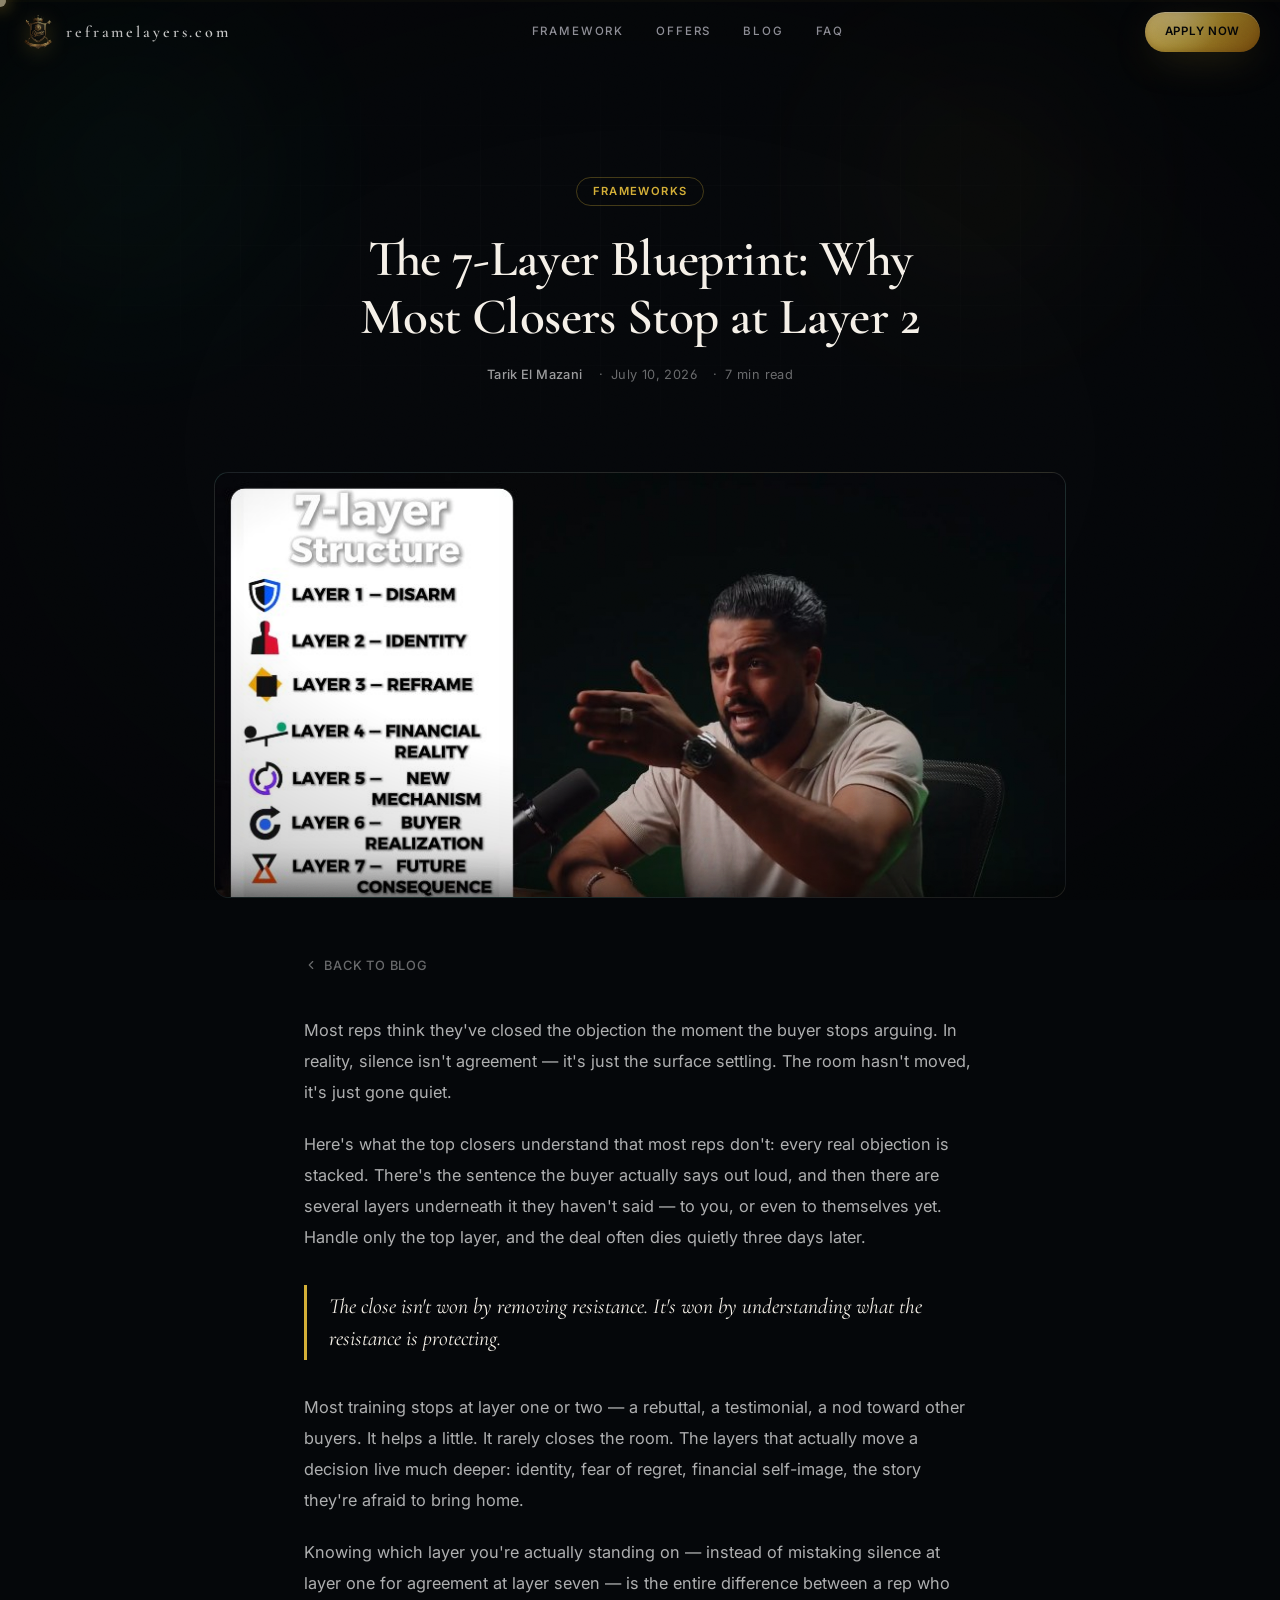
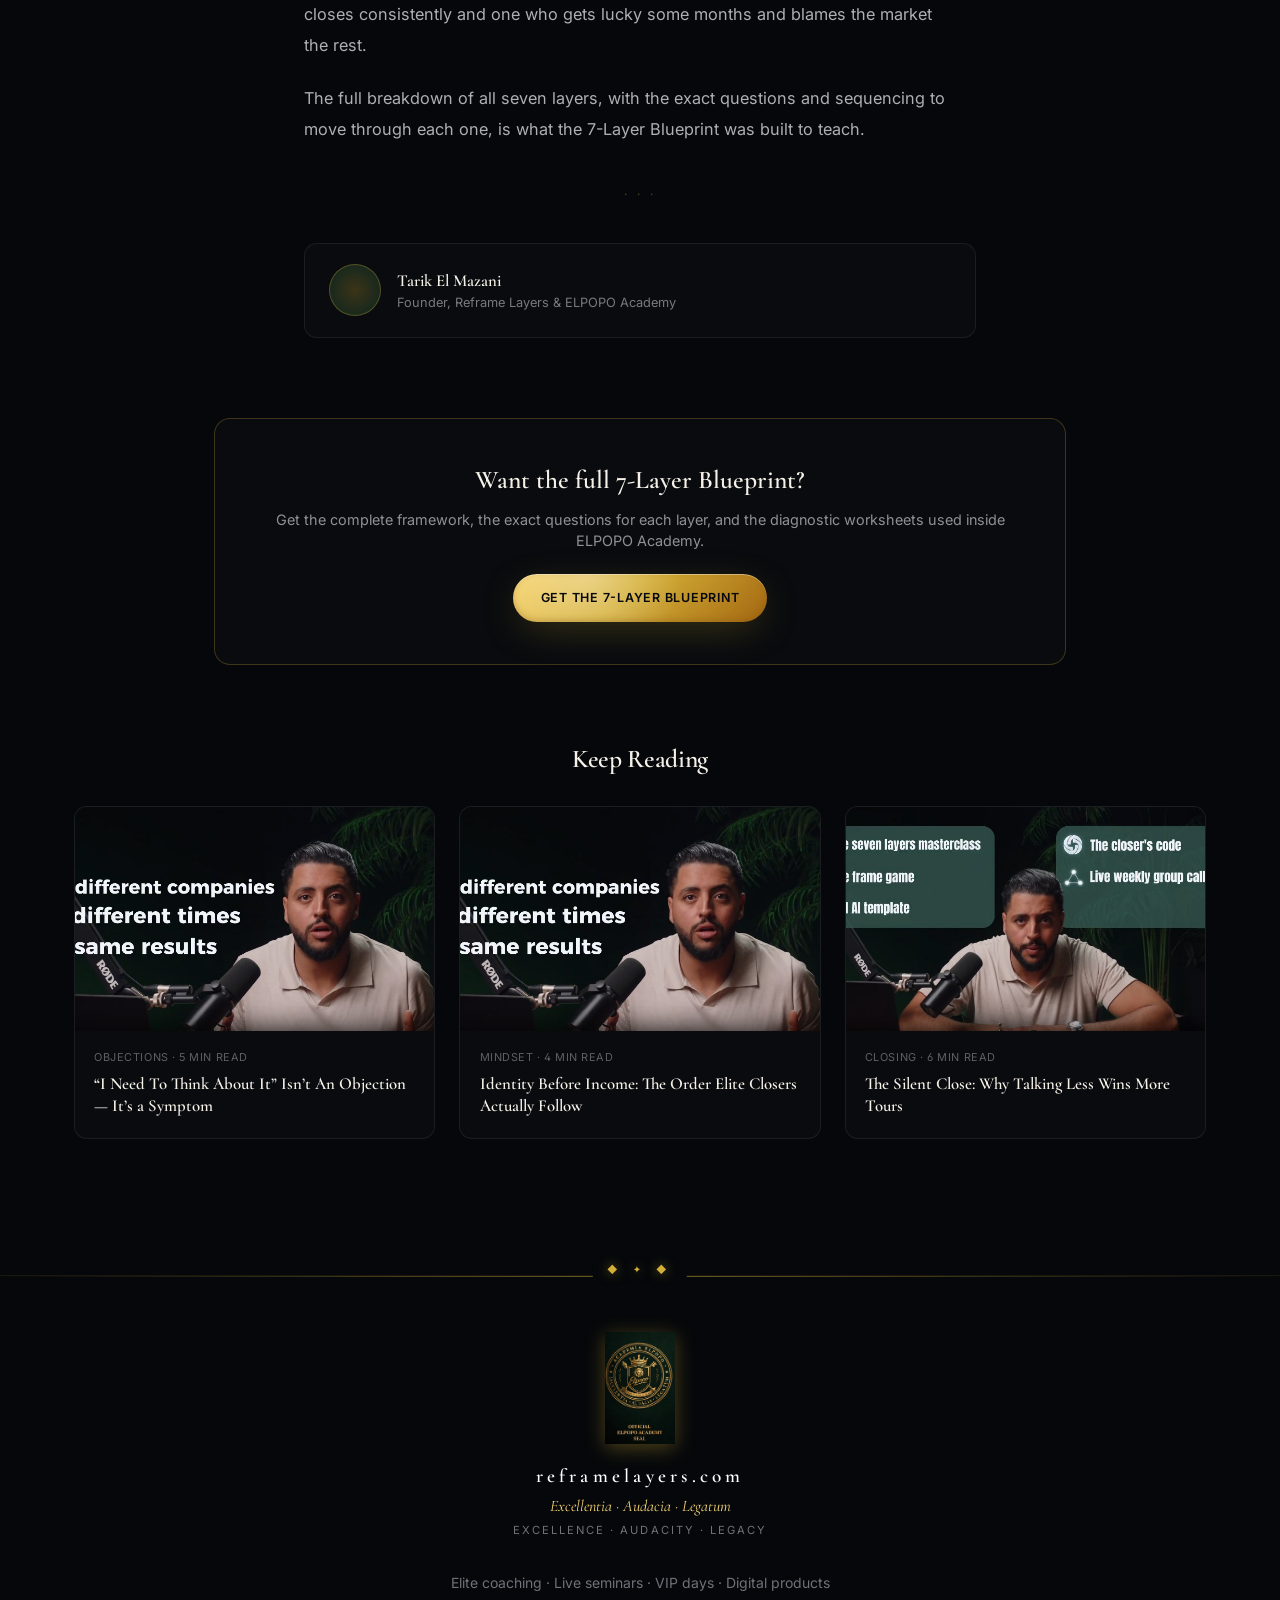
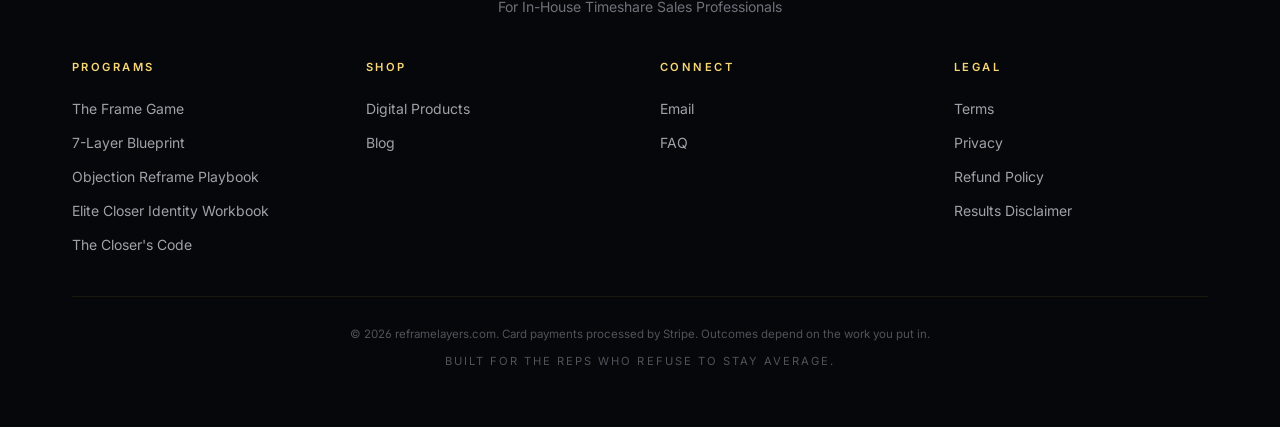
<file: blog-post-7-layer-blueprint.html>
<!DOCTYPE html>
<html lang="en">
<head>
<meta charset="UTF-8" />
<meta name="viewport" content="width=device-width, initial-scale=1.0" />
<meta name="theme-color" content="#05070a" />
<title>The 7-Layer Blueprint: Why Most Closers Stop at Layer 2 — reframelayers.com</title>
<meta name="robots" content="index, follow" />
<link rel="icon" type="image/png" sizes="512x512" href="assets/images/logo.png" />
<link rel="preconnect" href="https://fonts.googleapis.com" />
<link rel="preconnect" href="https://fonts.gstatic.com" crossorigin />
<link href="https://fonts.googleapis.com/css2?family=Cormorant+Garamond:ital,wght@0,400;0,500;0,600;0,700;1,400;1,500;1,600&family=Inter:wght@300;400;500;600;700;800&display=swap" rel="stylesheet" />
<link rel="stylesheet" href="css/styles.css" />
<style>
  /* ── Hero ── */
  .legal-hero {
    padding: 7rem 0 3rem;
    text-align: center;
    position: relative;
  }
  .legal-hero .grid-bg {
    position: absolute; inset: 0;
    background-image:
      linear-gradient(rgba(255,255,255,.03) 1px, transparent 1px),
      linear-gradient(90deg, rgba(255,255,255,.03) 1px, transparent 1px);
    background-size: 60px 60px;
    pointer-events: none;
  }
  .legal-hero .glow { position: absolute; border-radius: 50%; filter: blur(80px); pointer-events: none; }
  .legal-hero .glow-emerald {
    width: 400px; height: 400px;
    background: radial-gradient(circle, rgba(16,185,129,.12) 0%, transparent 70%);
    top: -100px; left: 10%;
  }
  .legal-hero .glow-gold {
    width: 350px; height: 350px;
    background: radial-gradient(circle, rgba(212,175,55,.10) 0%, transparent 70%);
    top: -60px; right: 10%;
  }
  .legal-hero-inner { position: relative; z-index: 1; }
  .legal-tag {
    display: inline-block;
    font-family: 'Inter', sans-serif;
    font-size: .7rem; font-weight: 600; letter-spacing: .12em; text-transform: uppercase;
    color: var(--clr-gold, #d4af37);
    border: 1px solid rgba(212,175,55,.3);
    border-radius: 2rem;
    padding: .3rem 1rem;
    margin-bottom: 1.5rem;
  }
  .legal-title {
    font-family: 'Cormorant Garamond', Georgia, serif;
    font-size: clamp(2rem, 4.6vw, 3.2rem);
    font-weight: 600;
    color: #f5f0e8;
    line-height: 1.15;
    margin-bottom: 1.1rem;
    max-width: 780px;
    margin-left: auto; margin-right: auto;
  }
  .post-meta {
    display: flex;
    justify-content: center;
    align-items: center;
    flex-wrap: wrap;
    gap: .5rem;
    font-family: 'Inter', sans-serif;
    font-size: .8rem;
    color: rgba(255,255,255,.4);
    letter-spacing: .03em;
  }
  .post-meta span + span::before { content: '·'; margin: 0 .5rem; }
  .post-meta .author { color: rgba(255,255,255,.6); font-weight: 500; }

  /* ── Cover image ── */
  .post-cover {
    max-width: 900px;
    margin: 2.5rem auto 0;
    padding: 0 1.5rem;
  }
  .post-cover .frame {
    aspect-ratio: 16/8;
    border-radius: .9rem;
    overflow: hidden;
    background:
      radial-gradient(circle at 25% 25%, rgba(16,185,129,.18), transparent 55%),
      radial-gradient(circle at 80% 75%, rgba(212,175,55,.16), transparent 55%),
      #0b0e13;
    border: 1px solid rgba(255,255,255,.07);
  }
  .post-cover .frame img { width: 100%; height: 100%; object-fit: cover; display: block; }

  /* ── Article body ── */
  .legal-body {
    max-width: 720px;
    margin: 0 auto;
    padding: 3.5rem 1.5rem 5rem;
  }
  .legal-back {
    display: inline-flex; align-items: center; gap: .4rem;
    font-family: 'Inter', sans-serif;
    font-size: .8rem; font-weight: 500; letter-spacing: .06em; text-transform: uppercase;
    color: rgba(255,255,255,.4);
    text-decoration: none;
    margin-bottom: 2.5rem;
    transition: color .2s;
  }
  .legal-back:hover { color: var(--clr-gold, #d4af37); }
  .legal-back svg { width: 14px; height: 14px; }

  .post-content p {
    font-family: 'Inter', sans-serif;
    font-size: 1.02rem;
    line-height: 1.9;
    color: rgba(255,255,255,.68);
    margin-bottom: 1.35rem;
  }
  .post-content h2 {
    font-family: 'Cormorant Garamond', Georgia, serif;
    font-size: 1.7rem;
    font-weight: 600;
    color: #f5f0e8;
    margin: 2.6rem 0 1rem;
  }
  .post-content h3 {
    font-family: 'Cormorant Garamond', Georgia, serif;
    font-size: 1.3rem;
    font-weight: 600;
    color: #f5f0e8;
    margin: 2rem 0 .8rem;
  }
  .post-content ul {
    list-style: none;
    padding: 0;
    margin: 0 0 1.4rem;
  }
  .post-content ul li {
    font-family: 'Inter', sans-serif;
    font-size: 1rem;
    line-height: 1.8;
    color: rgba(255,255,255,.68);
    padding-left: 1.5rem;
    position: relative;
    margin-bottom: .5rem;
  }
  .post-content ul li::before {
    content: '';
    position: absolute; left: 0; top: .75em;
    width: 5px; height: 5px;
    border-radius: 50%;
    background: var(--clr-gold, #d4af37);
    opacity: .7;
  }
  .post-content blockquote {
    font-family: 'Cormorant Garamond', Georgia, serif;
    font-style: italic;
    font-size: 1.35rem;
    line-height: 1.5;
    color: #f5f0e8;
    border-left: 3px solid var(--clr-gold, #d4af37);
    padding: .3rem 0 .3rem 1.4rem;
    margin: 2rem 0;
  }

  /* ── Divider ── */
  .legal-divider {
    text-align: center;
    margin: 2.5rem 0;
    color: rgba(212,175,55,.4);
    font-size: .75rem;
    letter-spacing: .3em;
  }

  /* ── Author box ── */
  .post-author-box {
    display: flex;
    align-items: center;
    gap: 1rem;
    background: rgba(255,255,255,.02);
    border: 1px solid rgba(255,255,255,.07);
    border-radius: .8rem;
    padding: 1.3rem 1.5rem;
    margin-top: 2.5rem;
  }
  .post-author-box .avatar {
    width: 52px; height: 52px;
    border-radius: 50%;
    background: radial-gradient(circle, rgba(212,175,55,.25), rgba(16,185,129,.15));
    flex-shrink: 0;
    border: 1px solid rgba(212,175,55,.3);
  }
  .post-author-box .name {
    font-family: 'Cormorant Garamond', Georgia, serif;
    font-size: 1.05rem;
    font-weight: 600;
    color: #f5f0e8;
  }
  .post-author-box .role {
    font-family: 'Inter', sans-serif;
    font-size: .8rem;
    color: rgba(255,255,255,.45);
  }

  /* ── CTA band ── */
  .post-cta {
    max-width: 900px;
    margin: 0 auto 5rem;
    padding: 0 1.5rem;
  }
  .post-cta-inner {
    text-align: center;
    background: rgba(255,255,255,.02);
    border: 1px solid rgba(212,175,55,.25);
    border-radius: 1rem;
    padding: 2.6rem 1.5rem;
  }
  .post-cta-inner h3 {
    font-family: 'Cormorant Garamond', Georgia, serif;
    font-size: 1.6rem;
    font-weight: 600;
    color: #f5f0e8;
    margin-bottom: .6rem;
  }
  .post-cta-inner p {
    font-family: 'Inter', sans-serif;
    font-size: .9rem;
    color: rgba(255,255,255,.55);
    margin-bottom: 1.4rem;
  }

  /* ── Related posts ── */
  .related-wrap {
    max-width: 1180px;
    margin: 0 auto;
    padding: 0 1.5rem 6rem;
  }
  .related-wrap h2 {
    font-family: 'Cormorant Garamond', Georgia, serif;
    font-size: 1.6rem;
    font-weight: 600;
    color: #f5f0e8;
    text-align: center;
    margin-bottom: 2rem;
  }
  .related-grid {
    display: grid;
    grid-template-columns: repeat(3, 1fr);
    gap: 1.5rem;
  }
  @media (max-width: 900px) { .related-grid { grid-template-columns: 1fr; } }
  .related-card {
    display: block;
    background: rgba(255,255,255,.02);
    border: 1px solid rgba(255,255,255,.07);
    border-radius: .8rem;
    overflow: hidden;
    text-decoration: none;
    transition: transform .2s, border-color .2s;
  }
  .related-card:hover { transform: translateY(-3px); border-color: rgba(212,175,55,.35); }
  .related-card .thumb {
    aspect-ratio: 16/10;
    background: radial-gradient(circle at 30% 30%, rgba(16,185,129,.15), transparent 60%), #0b0e13;
    overflow: hidden;
  }
  .related-card .thumb img { width: 100%; height: 100%; object-fit: cover; display: block; }
  .related-card .body { padding: 1.1rem 1.2rem 1.3rem; }
  .related-card .meta {
    font-family: 'Inter', sans-serif;
    font-size: .68rem;
    letter-spacing: .05em;
    text-transform: uppercase;
    color: rgba(255,255,255,.35);
    margin-bottom: .5rem;
  }
  .related-card h4 {
    font-family: 'Cormorant Garamond', Georgia, serif;
    font-weight: 600;
    color: #f5f0e8;
    font-size: 1.05rem;
    line-height: 1.3;
  }

  body { background: #05070a; }
</style>
</head>
<body>

<div class="scroll-progress" aria-hidden="true"><div class="scroll-progress-bar" id="scrollBar"></div></div>

<header class="nav" id="nav">
  <div class="nav-inner">
    <a href="index.html" class="brand">
      <span class="brand-mark" aria-hidden><img src="assets/images/logo.png" alt="" width="40" height="40" decoding="async" onerror="this.style.display='none';this.parentElement.textContent='🦁'"></span>
      <span class="brand-name">reframelayers.com</span>
    </a>
    <nav class="nav-links" aria-label="Primary">
      <a href="index.html#program">Framework</a>
      <a href="index.html#offer">Offers</a>
      <a href="blog.html">Blog</a>
      <a href="index.html#faq">FAQ</a>
    </nav>
    <a href="index.html#apply" class="btn btn-gold btn-sm nav-cta">Apply Now</a>
    <button type="button" class="nav-toggle" id="navToggle" aria-label="Toggle menu" aria-expanded="false">
      <span></span><span></span><span></span>
    </button>
  </div>
  <div class="nav-mobile" id="navMobile">
    <a href="index.html#program">Framework</a>
    <a href="index.html#offer">Offers</a>
    <a href="blog.html">Blog</a>
    <a href="index.html#faq">FAQ</a>
    <a href="index.html#apply" class="btn btn-gold btn-md" style="margin-top:.75rem;">Apply Now</a>
  </div>
</header>

<main id="top">

  <div class="legal-hero">
    <div class="grid-bg" aria-hidden="true"></div>
    <div class="glow glow-emerald" aria-hidden="true"></div>
    <div class="glow glow-gold" aria-hidden="true"></div>
    <div class="legal-hero-inner container">
      <div class="legal-tag">Frameworks</div>
      <h1 class="legal-title">The 7-Layer Blueprint: Why Most Closers Stop at Layer 2</h1>
      <div class="post-meta">
        <span class="author">Tarik El Mazani</span>
        <span>July 10, 2026</span>
        <span>7 min read</span>
      </div>
    </div>
  </div>

  <div class="post-cover">
    <div class="frame">
      <img src="assets/images/blog/seven-layers-breakdown.jpg" alt="Tarik El Mazani breaking down the 7-layer close structure — disarm, identity, reframe, financial reality, mechanism, realization, consequence">
    </div>
  </div>

  <div class="legal-body">
    <a href="blog.html" class="legal-back">
      <svg viewBox="0 0 24 24" fill="none" stroke="currentColor" stroke-width="2" stroke-linecap="round" stroke-linejoin="round"><polyline points="15 18 9 12 15 6"/></svg>
      Back to Blog
    </a>

    <div class="post-content">
      <p>Most reps think they've closed the objection the moment the buyer stops arguing. In reality, silence isn't agreement — it's just the surface settling. The room hasn't moved, it's just gone quiet.</p>

      <p>Here's what the top closers understand that most reps don't: every real objection is stacked. There's the sentence the buyer actually says out loud, and then there are several layers underneath it they haven't said — to you, or even to themselves yet. Handle only the top layer, and the deal often dies quietly three days later.</p>

      <blockquote>The close isn't won by removing resistance. It's won by understanding what the resistance is protecting.</blockquote>

      <p>Most training stops at layer one or two — a rebuttal, a testimonial, a nod toward other buyers. It helps a little. It rarely closes the room. The layers that actually move a decision live much deeper: identity, fear of regret, financial self-image, the story they're afraid to bring home.</p>

      <p>Knowing which layer you're actually standing on — instead of mistaking silence at layer one for agreement at layer seven — is the entire difference between a rep who closes consistently and one who gets lucky some months and blames the market the rest.</p>

      <p>The full breakdown of all seven layers, with the exact questions and sequencing to move through each one, is what the 7-Layer Blueprint was built to teach.</p>
    </div>

    <div class="legal-divider">· · ·</div>

    <div class="post-author-box">
      <div class="avatar" aria-hidden="true"></div>
      <div>
        <div class="name">Tarik El Mazani</div>
        <div class="role">Founder, Reframe Layers & ELPOPO Academy</div>
      </div>
    </div>
  </div>

  <div class="post-cta">
    <div class="post-cta-inner">
      <h3>Want the full 7-Layer Blueprint?</h3>
      <p>Get the complete framework, the exact questions for each layer, and the diagnostic worksheets used inside ELPOPO Academy.</p>
      <a href="index.html#offer" class="btn btn-gold btn-md">Get The 7-Layer Blueprint</a>
    </div>
  </div>

  <div class="related-wrap">
    <h2>Keep Reading</h2>
    <div class="related-grid">
      <a href="blog-post-think-about-it.html" class="related-card">
        <div class="thumb"><img src="assets/images/blog/same-results-consistency.jpg" alt="Objection Reframe Playbook article thumbnail"></div>
        <div class="body">
          <div class="meta">Objections · 5 min read</div>
          <h4>“I Need To Think About It” Isn’t An Objection — It’s a Symptom</h4>
        </div>
      </a>
      <a href="blog-post-identity-before-income.html" class="related-card">
        <div class="thumb"><img src="assets/images/blog/same-results-consistency.jpg" alt="Identity Before Income article thumbnail"></div>
        <div class="body">
          <div class="meta">Mindset · 4 min read</div>
          <h4>Identity Before Income: The Order Elite Closers Actually Follow</h4>
        </div>
      </a>
      <a href="blog-post-silent-close.html" class="related-card">
        <div class="thumb"><img src="assets/images/blog/closers-code-foundation.jpg" alt="The Closer's Code article thumbnail"></div>
        <div class="body">
          <div class="meta">Closing · 6 min read</div>
          <h4>The Silent Close: Why Talking Less Wins More Tours</h4>
        </div>
      </a>
    </div>
  </div>

</main>

<footer class="footer">
  <div class="container">
    <div class="footer-brand">
      <span class="brand-mark footer-brand-mark" aria-hidden><img src="assets/images/logo-seal.jpg" alt="" width="1320" height="2136" loading="lazy" decoding="async" onerror="this.style.display='none';this.parentElement.textContent='🦁'"></span>
      <div class="brand-name">reframelayers.com</div>
      <div class="motto">Excellentia · Audacia · Legatum</div>
      <div class="motto-en">Excellence · Audacity · Legacy</div>
    </div>
    <p class="footer-desc">Elite coaching · Live seminars · VIP days · Digital products<br>For In-House Timeshare Sales Professionals</p>
    <div class="footer-grid">
      <div>
        <div class="footer-h">Programs</div>
        <ul><li><a href="index.html#offer">The Frame Game</a></li><li><a href="index.html#offer">7-Layer Blueprint</a></li><li><a href="index.html#offer">Objection Reframe Playbook</a></li><li><a href="index.html#offer">Elite Closer Identity Workbook</a></li><li><a href="index.html#offer">The Closer's Code</a></li></ul>
      </div>
      <div>
        <div class="footer-h">Shop</div>
        <ul><li><a href="index.html#shop">Digital Products</a></li><li><a href="blog.html">Blog</a></li></ul>
      </div>
      <div>
        <div class="footer-h">Connect</div>
        <ul><li><a href="mailto:contact@reframelayers.com">Email</a></li><li><a href="index.html#faq">FAQ</a></li></ul>
      </div>
      <div>
        <div class="footer-h">Legal</div>
        <ul>
          <li><a href="terms.html">Terms</a></li>
          <li><a href="privacy.html">Privacy</a></li>
          <li><a href="refund.html">Refund Policy</a></li>
          <li><a href="disclaimer.html">Results Disclaimer</a></li>
        </ul>
      </div>
    </div>
    <div class="footer-bottom">
      <p>© <span id="year">2026</span> reframelayers.com. Card payments processed by Stripe. Outcomes depend on the work you put in.</p>
      <p class="uppercase small">Built for the reps who refuse to stay average.</p>
    </div>
  </div>
</footer>

<script>
  const bar = document.getElementById('scrollBar');
  if (bar) {
    window.addEventListener('scroll', () => {
      const pct = window.scrollY / (document.documentElement.scrollHeight - window.innerHeight) * 100;
      bar.style.width = Math.min(pct, 100) + '%';
    }, { passive: true });
  }
  const nav = document.getElementById('nav');
  if (nav) {
    window.addEventListener('scroll', () => {
      nav.classList.toggle('scrolled', window.scrollY > 40);
    }, { passive: true });
  }
  const toggle = document.getElementById('navToggle');
  const mobile = document.getElementById('navMobile');
  if (toggle && mobile) {
    toggle.addEventListener('click', () => {
      const open = mobile.classList.toggle('open');
      toggle.setAttribute('aria-expanded', open);
    });
  }
  const yr = document.getElementById('year');
  if (yr) yr.textContent = new Date().getFullYear();
</script>
</body>
</html>
</file>
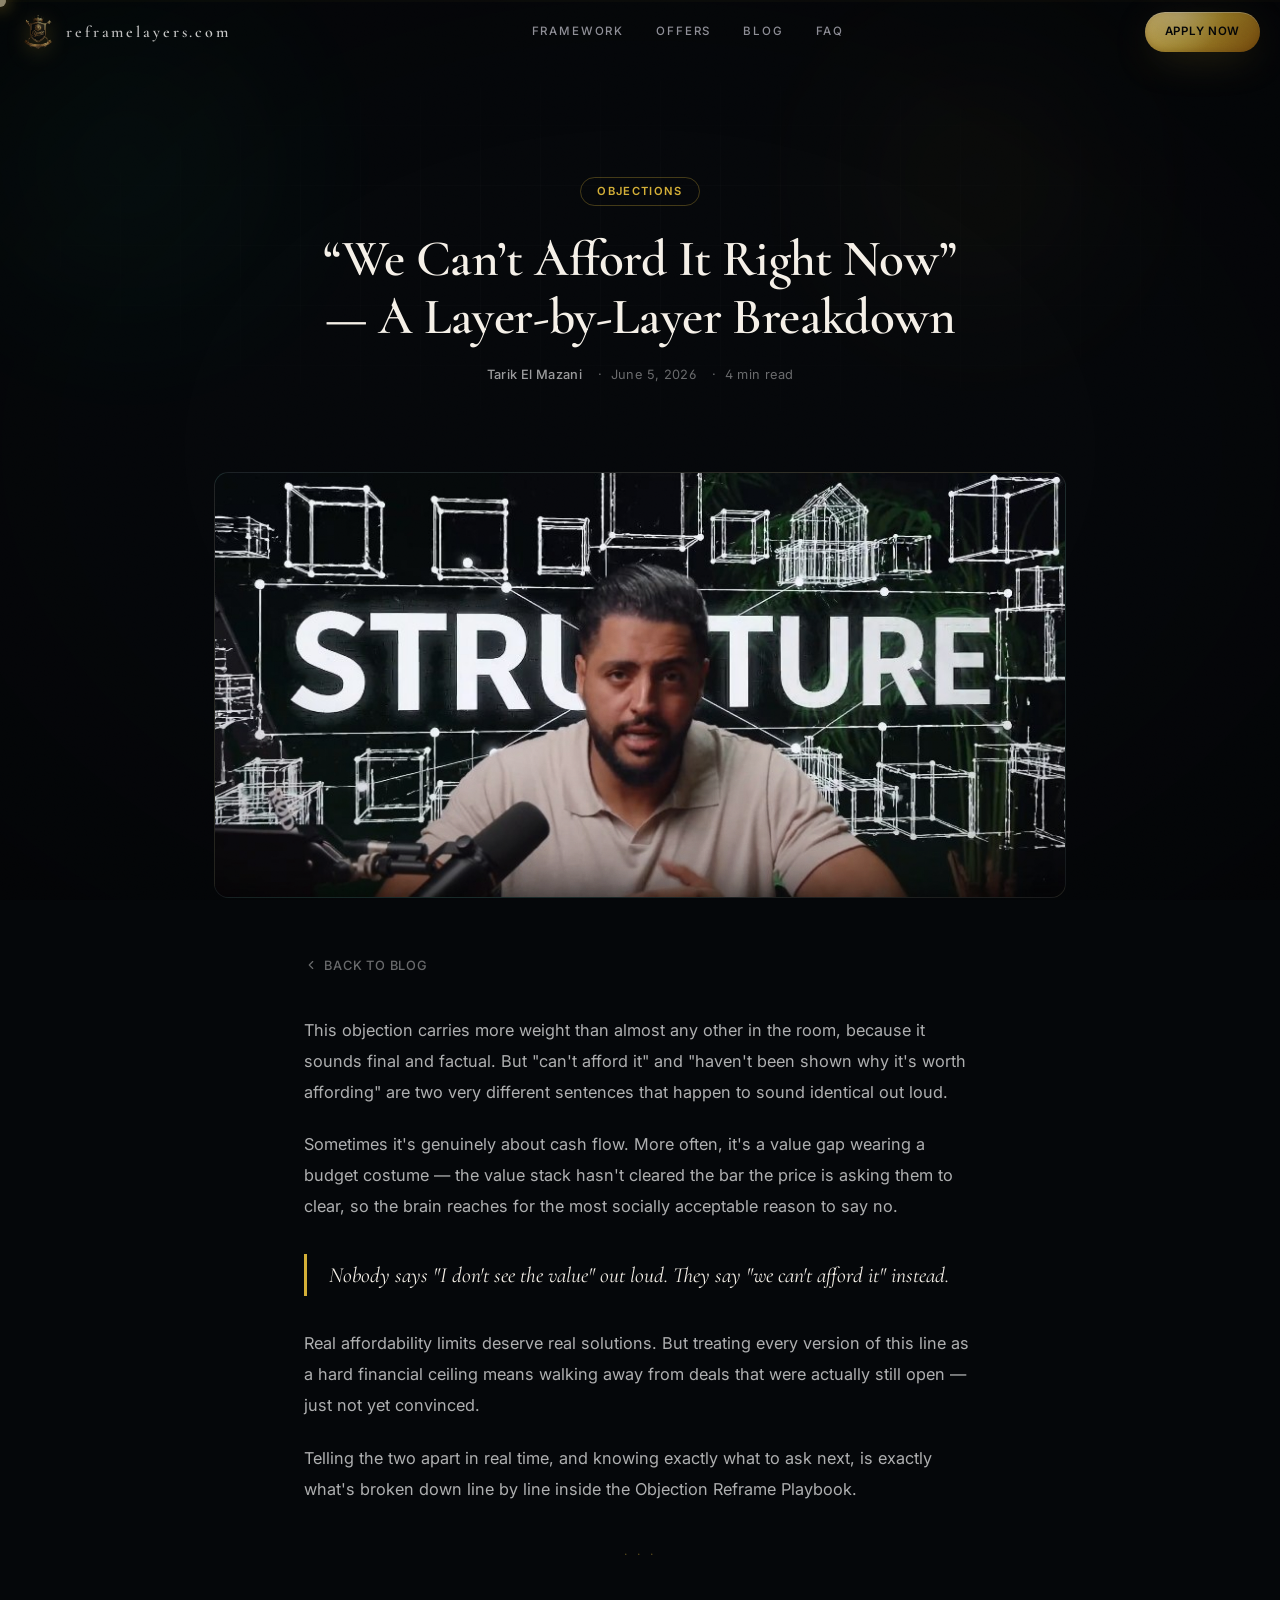
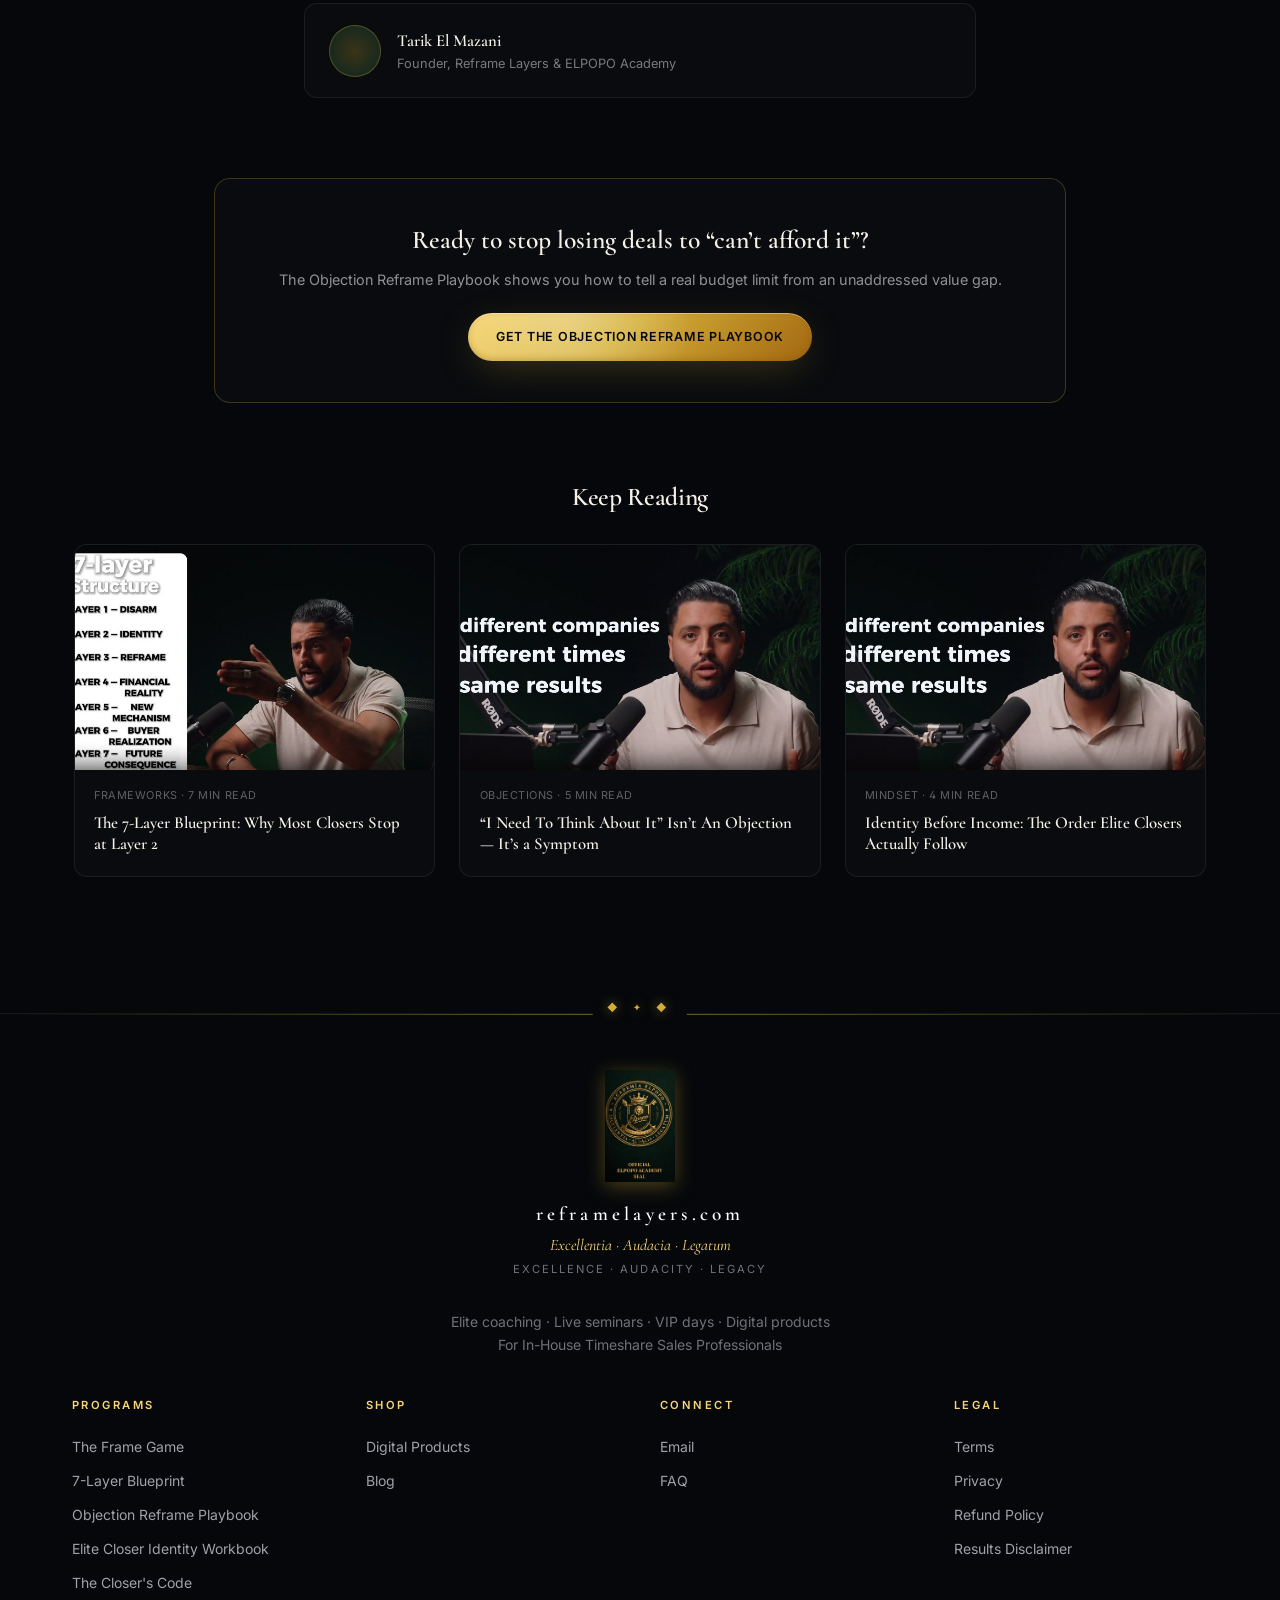
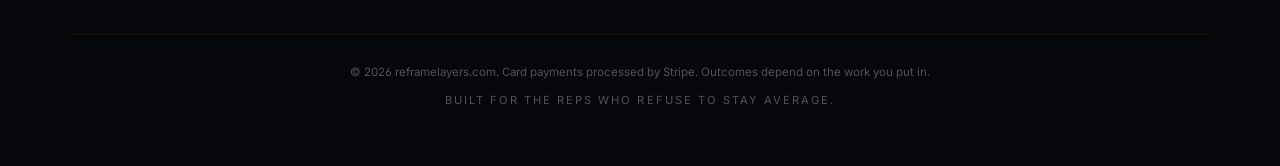
<file: blog-post-cant-afford-it.html>
<!DOCTYPE html>
<html lang="en">
<head>
<meta charset="UTF-8" />
<meta name="viewport" content="width=device-width, initial-scale=1.0" />
<meta name="theme-color" content="#05070a" />
<title>“We Can’t Afford It Right Now” — A Layer-by-Layer Breakdown — reframelayers.com</title>
<meta name="robots" content="index, follow" />
<link rel="icon" type="image/png" sizes="512x512" href="assets/images/logo.png" />
<link rel="preconnect" href="https://fonts.googleapis.com" />
<link rel="preconnect" href="https://fonts.gstatic.com" crossorigin />
<link href="https://fonts.googleapis.com/css2?family=Cormorant+Garamond:ital,wght@0,400;0,500;0,600;0,700;1,400;1,500;1,600&family=Inter:wght@300;400;500;600;700;800&display=swap" rel="stylesheet" />
<link rel="stylesheet" href="css/styles.css" />
<style>
  /* ── Hero ── */
  .legal-hero {
    padding: 7rem 0 3rem;
    text-align: center;
    position: relative;
  }
  .legal-hero .grid-bg {
    position: absolute; inset: 0;
    background-image:
      linear-gradient(rgba(255,255,255,.03) 1px, transparent 1px),
      linear-gradient(90deg, rgba(255,255,255,.03) 1px, transparent 1px);
    background-size: 60px 60px;
    pointer-events: none;
  }
  .legal-hero .glow { position: absolute; border-radius: 50%; filter: blur(80px); pointer-events: none; }
  .legal-hero .glow-emerald {
    width: 400px; height: 400px;
    background: radial-gradient(circle, rgba(16,185,129,.12) 0%, transparent 70%);
    top: -100px; left: 10%;
  }
  .legal-hero .glow-gold {
    width: 350px; height: 350px;
    background: radial-gradient(circle, rgba(212,175,55,.10) 0%, transparent 70%);
    top: -60px; right: 10%;
  }
  .legal-hero-inner { position: relative; z-index: 1; }
  .legal-tag {
    display: inline-block;
    font-family: 'Inter', sans-serif;
    font-size: .7rem; font-weight: 600; letter-spacing: .12em; text-transform: uppercase;
    color: var(--clr-gold, #d4af37);
    border: 1px solid rgba(212,175,55,.3);
    border-radius: 2rem;
    padding: .3rem 1rem;
    margin-bottom: 1.5rem;
  }
  .legal-title {
    font-family: 'Cormorant Garamond', Georgia, serif;
    font-size: clamp(2rem, 4.6vw, 3.2rem);
    font-weight: 600;
    color: #f5f0e8;
    line-height: 1.15;
    margin-bottom: 1.1rem;
    max-width: 780px;
    margin-left: auto; margin-right: auto;
  }
  .post-meta {
    display: flex;
    justify-content: center;
    align-items: center;
    flex-wrap: wrap;
    gap: .5rem;
    font-family: 'Inter', sans-serif;
    font-size: .8rem;
    color: rgba(255,255,255,.4);
    letter-spacing: .03em;
  }
  .post-meta span + span::before { content: '·'; margin: 0 .5rem; }
  .post-meta .author { color: rgba(255,255,255,.6); font-weight: 500; }

  /* ── Cover image ── */
  .post-cover {
    max-width: 900px;
    margin: 2.5rem auto 0;
    padding: 0 1.5rem;
  }
  .post-cover .frame {
    aspect-ratio: 16/8;
    border-radius: .9rem;
    overflow: hidden;
    background:
      radial-gradient(circle at 25% 25%, rgba(16,185,129,.18), transparent 55%),
      radial-gradient(circle at 80% 75%, rgba(212,175,55,.16), transparent 55%),
      #0b0e13;
    border: 1px solid rgba(255,255,255,.07);
  }
  .post-cover .frame img { width: 100%; height: 100%; object-fit: cover; display: block; }

  /* ── Article body ── */
  .legal-body {
    max-width: 720px;
    margin: 0 auto;
    padding: 3.5rem 1.5rem 5rem;
  }
  .legal-back {
    display: inline-flex; align-items: center; gap: .4rem;
    font-family: 'Inter', sans-serif;
    font-size: .8rem; font-weight: 500; letter-spacing: .06em; text-transform: uppercase;
    color: rgba(255,255,255,.4);
    text-decoration: none;
    margin-bottom: 2.5rem;
    transition: color .2s;
  }
  .legal-back:hover { color: var(--clr-gold, #d4af37); }
  .legal-back svg { width: 14px; height: 14px; }

  .post-content p {
    font-family: 'Inter', sans-serif;
    font-size: 1.02rem;
    line-height: 1.9;
    color: rgba(255,255,255,.68);
    margin-bottom: 1.35rem;
  }
  .post-content h2 {
    font-family: 'Cormorant Garamond', Georgia, serif;
    font-size: 1.7rem;
    font-weight: 600;
    color: #f5f0e8;
    margin: 2.6rem 0 1rem;
  }
  .post-content h3 {
    font-family: 'Cormorant Garamond', Georgia, serif;
    font-size: 1.3rem;
    font-weight: 600;
    color: #f5f0e8;
    margin: 2rem 0 .8rem;
  }
  .post-content ul {
    list-style: none;
    padding: 0;
    margin: 0 0 1.4rem;
  }
  .post-content ul li {
    font-family: 'Inter', sans-serif;
    font-size: 1rem;
    line-height: 1.8;
    color: rgba(255,255,255,.68);
    padding-left: 1.5rem;
    position: relative;
    margin-bottom: .5rem;
  }
  .post-content ul li::before {
    content: '';
    position: absolute; left: 0; top: .75em;
    width: 5px; height: 5px;
    border-radius: 50%;
    background: var(--clr-gold, #d4af37);
    opacity: .7;
  }
  .post-content blockquote {
    font-family: 'Cormorant Garamond', Georgia, serif;
    font-style: italic;
    font-size: 1.35rem;
    line-height: 1.5;
    color: #f5f0e8;
    border-left: 3px solid var(--clr-gold, #d4af37);
    padding: .3rem 0 .3rem 1.4rem;
    margin: 2rem 0;
  }

  /* ── Divider ── */
  .legal-divider {
    text-align: center;
    margin: 2.5rem 0;
    color: rgba(212,175,55,.4);
    font-size: .75rem;
    letter-spacing: .3em;
  }

  /* ── Author box ── */
  .post-author-box {
    display: flex;
    align-items: center;
    gap: 1rem;
    background: rgba(255,255,255,.02);
    border: 1px solid rgba(255,255,255,.07);
    border-radius: .8rem;
    padding: 1.3rem 1.5rem;
    margin-top: 2.5rem;
  }
  .post-author-box .avatar {
    width: 52px; height: 52px;
    border-radius: 50%;
    background: radial-gradient(circle, rgba(212,175,55,.25), rgba(16,185,129,.15));
    flex-shrink: 0;
    border: 1px solid rgba(212,175,55,.3);
  }
  .post-author-box .name {
    font-family: 'Cormorant Garamond', Georgia, serif;
    font-size: 1.05rem;
    font-weight: 600;
    color: #f5f0e8;
  }
  .post-author-box .role {
    font-family: 'Inter', sans-serif;
    font-size: .8rem;
    color: rgba(255,255,255,.45);
  }

  /* ── CTA band ── */
  .post-cta {
    max-width: 900px;
    margin: 0 auto 5rem;
    padding: 0 1.5rem;
  }
  .post-cta-inner {
    text-align: center;
    background: rgba(255,255,255,.02);
    border: 1px solid rgba(212,175,55,.25);
    border-radius: 1rem;
    padding: 2.6rem 1.5rem;
  }
  .post-cta-inner h3 {
    font-family: 'Cormorant Garamond', Georgia, serif;
    font-size: 1.6rem;
    font-weight: 600;
    color: #f5f0e8;
    margin-bottom: .6rem;
  }
  .post-cta-inner p {
    font-family: 'Inter', sans-serif;
    font-size: .9rem;
    color: rgba(255,255,255,.55);
    margin-bottom: 1.4rem;
  }

  /* ── Related posts ── */
  .related-wrap {
    max-width: 1180px;
    margin: 0 auto;
    padding: 0 1.5rem 6rem;
  }
  .related-wrap h2 {
    font-family: 'Cormorant Garamond', Georgia, serif;
    font-size: 1.6rem;
    font-weight: 600;
    color: #f5f0e8;
    text-align: center;
    margin-bottom: 2rem;
  }
  .related-grid {
    display: grid;
    grid-template-columns: repeat(3, 1fr);
    gap: 1.5rem;
  }
  @media (max-width: 900px) { .related-grid { grid-template-columns: 1fr; } }
  .related-card {
    display: block;
    background: rgba(255,255,255,.02);
    border: 1px solid rgba(255,255,255,.07);
    border-radius: .8rem;
    overflow: hidden;
    text-decoration: none;
    transition: transform .2s, border-color .2s;
  }
  .related-card:hover { transform: translateY(-3px); border-color: rgba(212,175,55,.35); }
  .related-card .thumb {
    aspect-ratio: 16/10;
    background: radial-gradient(circle at 30% 30%, rgba(16,185,129,.15), transparent 60%), #0b0e13;
    overflow: hidden;
  }
  .related-card .thumb img { width: 100%; height: 100%; object-fit: cover; display: block; }
  .related-card .body { padding: 1.1rem 1.2rem 1.3rem; }
  .related-card .meta {
    font-family: 'Inter', sans-serif;
    font-size: .68rem;
    letter-spacing: .05em;
    text-transform: uppercase;
    color: rgba(255,255,255,.35);
    margin-bottom: .5rem;
  }
  .related-card h4 {
    font-family: 'Cormorant Garamond', Georgia, serif;
    font-weight: 600;
    color: #f5f0e8;
    font-size: 1.05rem;
    line-height: 1.3;
  }

  body { background: #05070a; }
</style>
</head>
<body>

<div class="scroll-progress" aria-hidden="true"><div class="scroll-progress-bar" id="scrollBar"></div></div>

<header class="nav" id="nav">
  <div class="nav-inner">
    <a href="index.html" class="brand">
      <span class="brand-mark" aria-hidden><img src="assets/images/logo.png" alt="" width="40" height="40" decoding="async" onerror="this.style.display='none';this.parentElement.textContent='🦁'"></span>
      <span class="brand-name">reframelayers.com</span>
    </a>
    <nav class="nav-links" aria-label="Primary">
      <a href="index.html#program">Framework</a>
      <a href="index.html#offer">Offers</a>
      <a href="blog.html">Blog</a>
      <a href="index.html#faq">FAQ</a>
    </nav>
    <a href="index.html#apply" class="btn btn-gold btn-sm nav-cta">Apply Now</a>
    <button type="button" class="nav-toggle" id="navToggle" aria-label="Toggle menu" aria-expanded="false">
      <span></span><span></span><span></span>
    </button>
  </div>
  <div class="nav-mobile" id="navMobile">
    <a href="index.html#program">Framework</a>
    <a href="index.html#offer">Offers</a>
    <a href="blog.html">Blog</a>
    <a href="index.html#faq">FAQ</a>
    <a href="index.html#apply" class="btn btn-gold btn-md" style="margin-top:.75rem;">Apply Now</a>
  </div>
</header>

<main id="top">

  <div class="legal-hero">
    <div class="grid-bg" aria-hidden="true"></div>
    <div class="glow glow-emerald" aria-hidden="true"></div>
    <div class="glow glow-gold" aria-hidden="true"></div>
    <div class="legal-hero-inner container">
      <div class="legal-tag">Objections</div>
      <h1 class="legal-title">“We Can’t Afford It Right Now” — A Layer-by-Layer Breakdown</h1>
      <div class="post-meta">
        <span class="author">Tarik El Mazani</span>
        <span>June 5, 2026</span>
        <span>4 min read</span>
      </div>
    </div>
  </div>

  <div class="post-cover">
    <div class="frame">
      <img src="assets/images/blog/structure-frame.jpg" alt="Tarik El Mazani on camera in front of a wireframe structure graphic">
    </div>
  </div>

  <div class="legal-body">
    <a href="blog.html" class="legal-back">
      <svg viewBox="0 0 24 24" fill="none" stroke="currentColor" stroke-width="2" stroke-linecap="round" stroke-linejoin="round"><polyline points="15 18 9 12 15 6"/></svg>
      Back to Blog
    </a>

    <div class="post-content">
      <p>This objection carries more weight than almost any other in the room, because it sounds final and factual. But "can't afford it" and "haven't been shown why it's worth affording" are two very different sentences that happen to sound identical out loud.</p>

      <p>Sometimes it's genuinely about cash flow. More often, it's a value gap wearing a budget costume — the value stack hasn't cleared the bar the price is asking them to clear, so the brain reaches for the most socially acceptable reason to say no.</p>

      <blockquote>Nobody says "I don't see the value" out loud. They say "we can't afford it" instead.</blockquote>

      <p>Real affordability limits deserve real solutions. But treating every version of this line as a hard financial ceiling means walking away from deals that were actually still open — just not yet convinced.</p>

      <p>Telling the two apart in real time, and knowing exactly what to ask next, is exactly what's broken down line by line inside the Objection Reframe Playbook.</p>
    </div>

    <div class="legal-divider">· · ·</div>

    <div class="post-author-box">
      <div class="avatar" aria-hidden="true"></div>
      <div>
        <div class="name">Tarik El Mazani</div>
        <div class="role">Founder, Reframe Layers & ELPOPO Academy</div>
      </div>
    </div>
  </div>

  <div class="post-cta">
    <div class="post-cta-inner">
      <h3>Ready to stop losing deals to “can’t afford it”?</h3>
      <p>The Objection Reframe Playbook shows you how to tell a real budget limit from an unaddressed value gap.</p>
      <a href="index.html#offer" class="btn btn-gold btn-md">Get The Objection Reframe Playbook</a>
    </div>
  </div>

  <div class="related-wrap">
    <h2>Keep Reading</h2>
    <div class="related-grid">
      <a href="blog-post-7-layer-blueprint.html" class="related-card">
        <div class="thumb"><img src="assets/images/blog/seven-layers-breakdown.jpg" alt="7-Layer Blueprint article thumbnail"></div>
        <div class="body">
          <div class="meta">Frameworks · 7 min read</div>
          <h4>The 7-Layer Blueprint: Why Most Closers Stop at Layer 2</h4>
        </div>
      </a>
      <a href="blog-post-think-about-it.html" class="related-card">
        <div class="thumb"><img src="assets/images/blog/same-results-consistency.jpg" alt="Objection Reframe Playbook article thumbnail"></div>
        <div class="body">
          <div class="meta">Objections · 5 min read</div>
          <h4>“I Need To Think About It” Isn’t An Objection — It’s a Symptom</h4>
        </div>
      </a>
      <a href="blog-post-identity-before-income.html" class="related-card">
        <div class="thumb"><img src="assets/images/blog/same-results-consistency.jpg" alt="Identity Before Income article thumbnail"></div>
        <div class="body">
          <div class="meta">Mindset · 4 min read</div>
          <h4>Identity Before Income: The Order Elite Closers Actually Follow</h4>
        </div>
      </a>
    </div>
  </div>

</main>

<footer class="footer">
  <div class="container">
    <div class="footer-brand">
      <span class="brand-mark footer-brand-mark" aria-hidden><img src="assets/images/logo-seal.jpg" alt="" width="1320" height="2136" loading="lazy" decoding="async" onerror="this.style.display='none';this.parentElement.textContent='🦁'"></span>
      <div class="brand-name">reframelayers.com</div>
      <div class="motto">Excellentia · Audacia · Legatum</div>
      <div class="motto-en">Excellence · Audacity · Legacy</div>
    </div>
    <p class="footer-desc">Elite coaching · Live seminars · VIP days · Digital products<br>For In-House Timeshare Sales Professionals</p>
    <div class="footer-grid">
      <div>
        <div class="footer-h">Programs</div>
        <ul><li><a href="index.html#offer">The Frame Game</a></li><li><a href="index.html#offer">7-Layer Blueprint</a></li><li><a href="index.html#offer">Objection Reframe Playbook</a></li><li><a href="index.html#offer">Elite Closer Identity Workbook</a></li><li><a href="index.html#offer">The Closer's Code</a></li></ul>
      </div>
      <div>
        <div class="footer-h">Shop</div>
        <ul><li><a href="index.html#shop">Digital Products</a></li><li><a href="blog.html">Blog</a></li></ul>
      </div>
      <div>
        <div class="footer-h">Connect</div>
        <ul><li><a href="mailto:contact@reframelayers.com">Email</a></li><li><a href="index.html#faq">FAQ</a></li></ul>
      </div>
      <div>
        <div class="footer-h">Legal</div>
        <ul>
          <li><a href="terms.html">Terms</a></li>
          <li><a href="privacy.html">Privacy</a></li>
          <li><a href="refund.html">Refund Policy</a></li>
          <li><a href="disclaimer.html">Results Disclaimer</a></li>
        </ul>
      </div>
    </div>
    <div class="footer-bottom">
      <p>© <span id="year">2026</span> reframelayers.com. Card payments processed by Stripe. Outcomes depend on the work you put in.</p>
      <p class="uppercase small">Built for the reps who refuse to stay average.</p>
    </div>
  </div>
</footer>

<script>
  const bar = document.getElementById('scrollBar');
  if (bar) {
    window.addEventListener('scroll', () => {
      const pct = window.scrollY / (document.documentElement.scrollHeight - window.innerHeight) * 100;
      bar.style.width = Math.min(pct, 100) + '%';
    }, { passive: true });
  }
  const nav = document.getElementById('nav');
  if (nav) {
    window.addEventListener('scroll', () => {
      nav.classList.toggle('scrolled', window.scrollY > 40);
    }, { passive: true });
  }
  const toggle = document.getElementById('navToggle');
  const mobile = document.getElementById('navMobile');
  if (toggle && mobile) {
    toggle.addEventListener('click', () => {
      const open = mobile.classList.toggle('open');
      toggle.setAttribute('aria-expanded', open);
    });
  }
  const yr = document.getElementById('year');
  if (yr) yr.textContent = new Date().getFullYear();
</script>
</body>
</html>
</file>
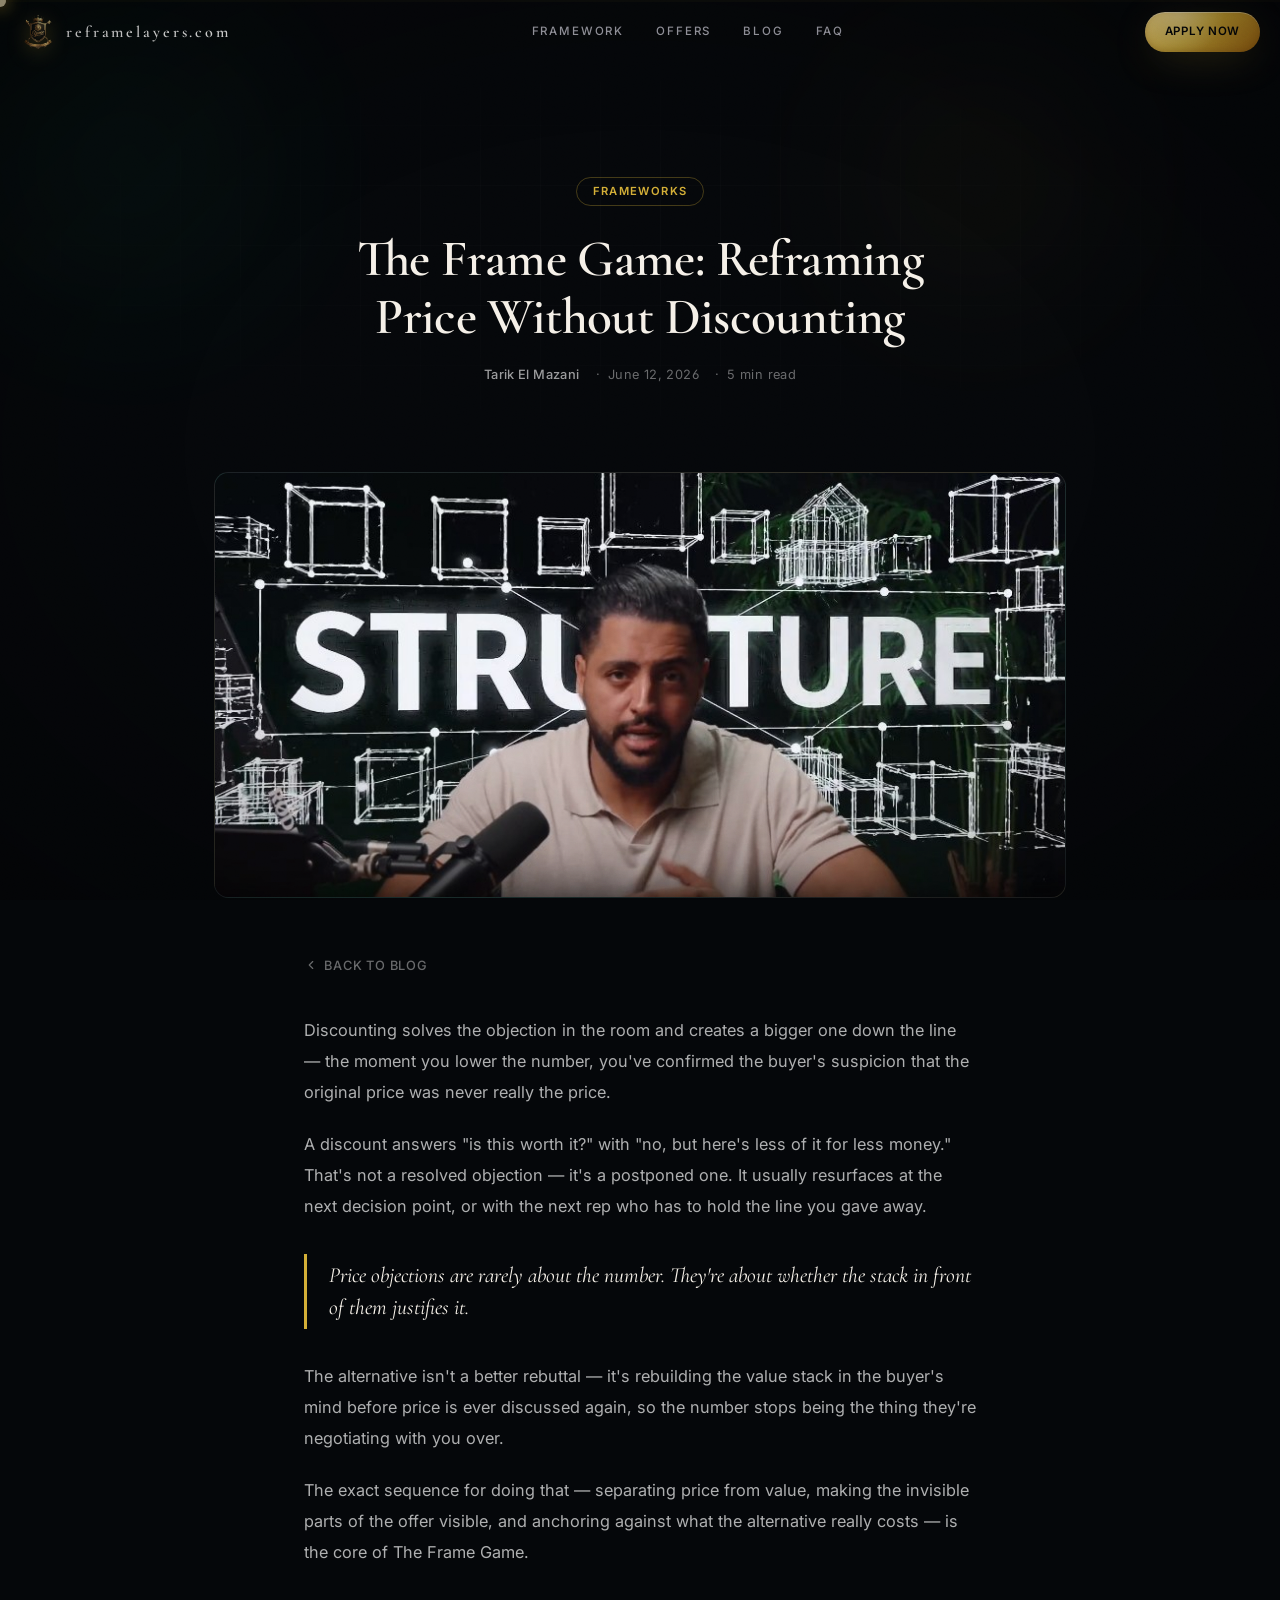
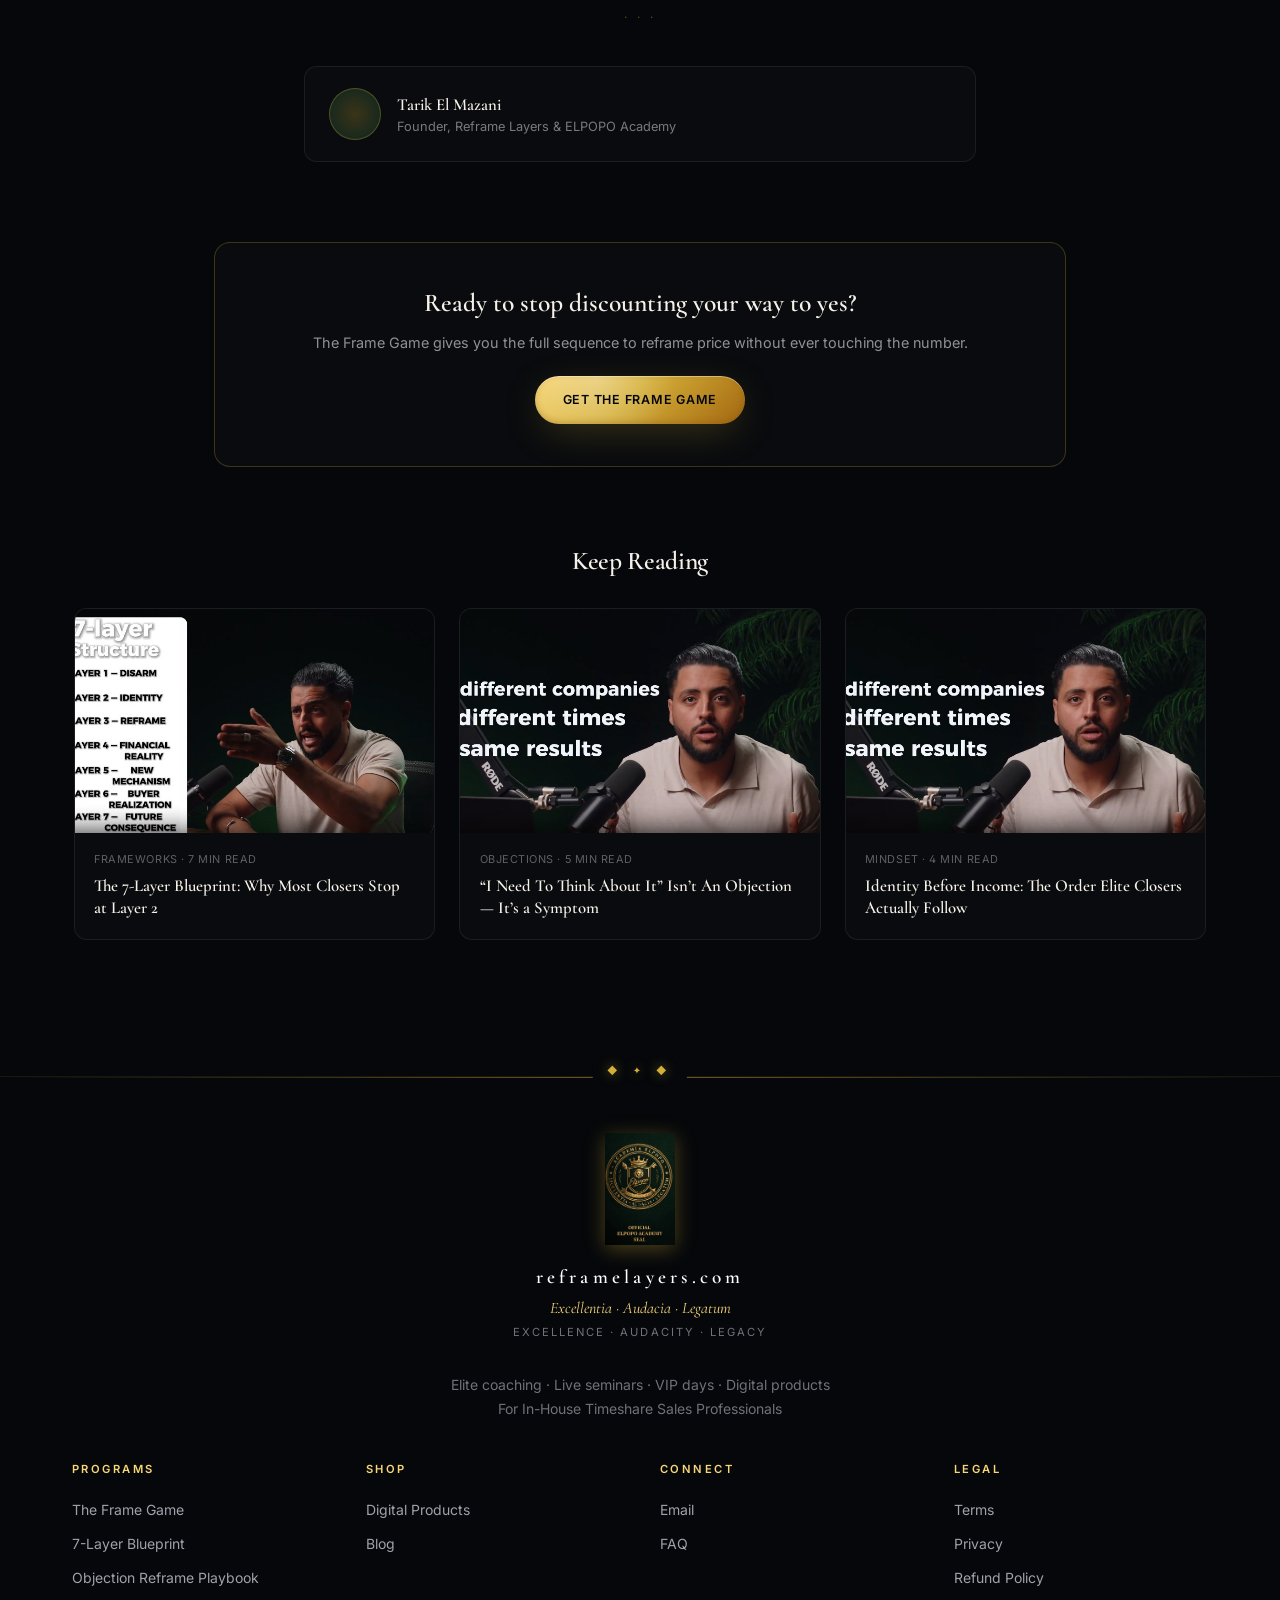
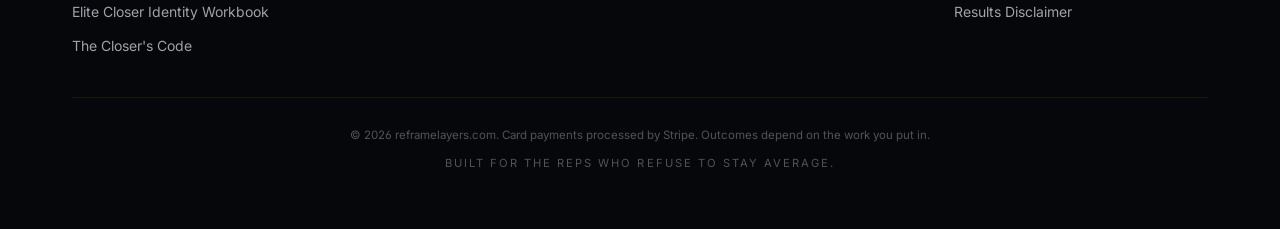
<file: blog-post-frame-game-pricing.html>
<!DOCTYPE html>
<html lang="en">
<head>
<meta charset="UTF-8" />
<meta name="viewport" content="width=device-width, initial-scale=1.0" />
<meta name="theme-color" content="#05070a" />
<title>The Frame Game: Reframing Price Without Discounting — reframelayers.com</title>
<meta name="robots" content="index, follow" />
<link rel="icon" type="image/png" sizes="512x512" href="assets/images/logo.png" />
<link rel="preconnect" href="https://fonts.googleapis.com" />
<link rel="preconnect" href="https://fonts.gstatic.com" crossorigin />
<link href="https://fonts.googleapis.com/css2?family=Cormorant+Garamond:ital,wght@0,400;0,500;0,600;0,700;1,400;1,500;1,600&family=Inter:wght@300;400;500;600;700;800&display=swap" rel="stylesheet" />
<link rel="stylesheet" href="css/styles.css" />
<style>
  /* ── Hero ── */
  .legal-hero {
    padding: 7rem 0 3rem;
    text-align: center;
    position: relative;
  }
  .legal-hero .grid-bg {
    position: absolute; inset: 0;
    background-image:
      linear-gradient(rgba(255,255,255,.03) 1px, transparent 1px),
      linear-gradient(90deg, rgba(255,255,255,.03) 1px, transparent 1px);
    background-size: 60px 60px;
    pointer-events: none;
  }
  .legal-hero .glow { position: absolute; border-radius: 50%; filter: blur(80px); pointer-events: none; }
  .legal-hero .glow-emerald {
    width: 400px; height: 400px;
    background: radial-gradient(circle, rgba(16,185,129,.12) 0%, transparent 70%);
    top: -100px; left: 10%;
  }
  .legal-hero .glow-gold {
    width: 350px; height: 350px;
    background: radial-gradient(circle, rgba(212,175,55,.10) 0%, transparent 70%);
    top: -60px; right: 10%;
  }
  .legal-hero-inner { position: relative; z-index: 1; }
  .legal-tag {
    display: inline-block;
    font-family: 'Inter', sans-serif;
    font-size: .7rem; font-weight: 600; letter-spacing: .12em; text-transform: uppercase;
    color: var(--clr-gold, #d4af37);
    border: 1px solid rgba(212,175,55,.3);
    border-radius: 2rem;
    padding: .3rem 1rem;
    margin-bottom: 1.5rem;
  }
  .legal-title {
    font-family: 'Cormorant Garamond', Georgia, serif;
    font-size: clamp(2rem, 4.6vw, 3.2rem);
    font-weight: 600;
    color: #f5f0e8;
    line-height: 1.15;
    margin-bottom: 1.1rem;
    max-width: 780px;
    margin-left: auto; margin-right: auto;
  }
  .post-meta {
    display: flex;
    justify-content: center;
    align-items: center;
    flex-wrap: wrap;
    gap: .5rem;
    font-family: 'Inter', sans-serif;
    font-size: .8rem;
    color: rgba(255,255,255,.4);
    letter-spacing: .03em;
  }
  .post-meta span + span::before { content: '·'; margin: 0 .5rem; }
  .post-meta .author { color: rgba(255,255,255,.6); font-weight: 500; }

  /* ── Cover image ── */
  .post-cover {
    max-width: 900px;
    margin: 2.5rem auto 0;
    padding: 0 1.5rem;
  }
  .post-cover .frame {
    aspect-ratio: 16/8;
    border-radius: .9rem;
    overflow: hidden;
    background:
      radial-gradient(circle at 25% 25%, rgba(16,185,129,.18), transparent 55%),
      radial-gradient(circle at 80% 75%, rgba(212,175,55,.16), transparent 55%),
      #0b0e13;
    border: 1px solid rgba(255,255,255,.07);
  }
  .post-cover .frame img { width: 100%; height: 100%; object-fit: cover; display: block; }

  /* ── Article body ── */
  .legal-body {
    max-width: 720px;
    margin: 0 auto;
    padding: 3.5rem 1.5rem 5rem;
  }
  .legal-back {
    display: inline-flex; align-items: center; gap: .4rem;
    font-family: 'Inter', sans-serif;
    font-size: .8rem; font-weight: 500; letter-spacing: .06em; text-transform: uppercase;
    color: rgba(255,255,255,.4);
    text-decoration: none;
    margin-bottom: 2.5rem;
    transition: color .2s;
  }
  .legal-back:hover { color: var(--clr-gold, #d4af37); }
  .legal-back svg { width: 14px; height: 14px; }

  .post-content p {
    font-family: 'Inter', sans-serif;
    font-size: 1.02rem;
    line-height: 1.9;
    color: rgba(255,255,255,.68);
    margin-bottom: 1.35rem;
  }
  .post-content h2 {
    font-family: 'Cormorant Garamond', Georgia, serif;
    font-size: 1.7rem;
    font-weight: 600;
    color: #f5f0e8;
    margin: 2.6rem 0 1rem;
  }
  .post-content h3 {
    font-family: 'Cormorant Garamond', Georgia, serif;
    font-size: 1.3rem;
    font-weight: 600;
    color: #f5f0e8;
    margin: 2rem 0 .8rem;
  }
  .post-content ul {
    list-style: none;
    padding: 0;
    margin: 0 0 1.4rem;
  }
  .post-content ul li {
    font-family: 'Inter', sans-serif;
    font-size: 1rem;
    line-height: 1.8;
    color: rgba(255,255,255,.68);
    padding-left: 1.5rem;
    position: relative;
    margin-bottom: .5rem;
  }
  .post-content ul li::before {
    content: '';
    position: absolute; left: 0; top: .75em;
    width: 5px; height: 5px;
    border-radius: 50%;
    background: var(--clr-gold, #d4af37);
    opacity: .7;
  }
  .post-content blockquote {
    font-family: 'Cormorant Garamond', Georgia, serif;
    font-style: italic;
    font-size: 1.35rem;
    line-height: 1.5;
    color: #f5f0e8;
    border-left: 3px solid var(--clr-gold, #d4af37);
    padding: .3rem 0 .3rem 1.4rem;
    margin: 2rem 0;
  }

  /* ── Divider ── */
  .legal-divider {
    text-align: center;
    margin: 2.5rem 0;
    color: rgba(212,175,55,.4);
    font-size: .75rem;
    letter-spacing: .3em;
  }

  /* ── Author box ── */
  .post-author-box {
    display: flex;
    align-items: center;
    gap: 1rem;
    background: rgba(255,255,255,.02);
    border: 1px solid rgba(255,255,255,.07);
    border-radius: .8rem;
    padding: 1.3rem 1.5rem;
    margin-top: 2.5rem;
  }
  .post-author-box .avatar {
    width: 52px; height: 52px;
    border-radius: 50%;
    background: radial-gradient(circle, rgba(212,175,55,.25), rgba(16,185,129,.15));
    flex-shrink: 0;
    border: 1px solid rgba(212,175,55,.3);
  }
  .post-author-box .name {
    font-family: 'Cormorant Garamond', Georgia, serif;
    font-size: 1.05rem;
    font-weight: 600;
    color: #f5f0e8;
  }
  .post-author-box .role {
    font-family: 'Inter', sans-serif;
    font-size: .8rem;
    color: rgba(255,255,255,.45);
  }

  /* ── CTA band ── */
  .post-cta {
    max-width: 900px;
    margin: 0 auto 5rem;
    padding: 0 1.5rem;
  }
  .post-cta-inner {
    text-align: center;
    background: rgba(255,255,255,.02);
    border: 1px solid rgba(212,175,55,.25);
    border-radius: 1rem;
    padding: 2.6rem 1.5rem;
  }
  .post-cta-inner h3 {
    font-family: 'Cormorant Garamond', Georgia, serif;
    font-size: 1.6rem;
    font-weight: 600;
    color: #f5f0e8;
    margin-bottom: .6rem;
  }
  .post-cta-inner p {
    font-family: 'Inter', sans-serif;
    font-size: .9rem;
    color: rgba(255,255,255,.55);
    margin-bottom: 1.4rem;
  }

  /* ── Related posts ── */
  .related-wrap {
    max-width: 1180px;
    margin: 0 auto;
    padding: 0 1.5rem 6rem;
  }
  .related-wrap h2 {
    font-family: 'Cormorant Garamond', Georgia, serif;
    font-size: 1.6rem;
    font-weight: 600;
    color: #f5f0e8;
    text-align: center;
    margin-bottom: 2rem;
  }
  .related-grid {
    display: grid;
    grid-template-columns: repeat(3, 1fr);
    gap: 1.5rem;
  }
  @media (max-width: 900px) { .related-grid { grid-template-columns: 1fr; } }
  .related-card {
    display: block;
    background: rgba(255,255,255,.02);
    border: 1px solid rgba(255,255,255,.07);
    border-radius: .8rem;
    overflow: hidden;
    text-decoration: none;
    transition: transform .2s, border-color .2s;
  }
  .related-card:hover { transform: translateY(-3px); border-color: rgba(212,175,55,.35); }
  .related-card .thumb {
    aspect-ratio: 16/10;
    background: radial-gradient(circle at 30% 30%, rgba(16,185,129,.15), transparent 60%), #0b0e13;
    overflow: hidden;
  }
  .related-card .thumb img { width: 100%; height: 100%; object-fit: cover; display: block; }
  .related-card .body { padding: 1.1rem 1.2rem 1.3rem; }
  .related-card .meta {
    font-family: 'Inter', sans-serif;
    font-size: .68rem;
    letter-spacing: .05em;
    text-transform: uppercase;
    color: rgba(255,255,255,.35);
    margin-bottom: .5rem;
  }
  .related-card h4 {
    font-family: 'Cormorant Garamond', Georgia, serif;
    font-weight: 600;
    color: #f5f0e8;
    font-size: 1.05rem;
    line-height: 1.3;
  }

  body { background: #05070a; }
</style>
</head>
<body>

<div class="scroll-progress" aria-hidden="true"><div class="scroll-progress-bar" id="scrollBar"></div></div>

<header class="nav" id="nav">
  <div class="nav-inner">
    <a href="index.html" class="brand">
      <span class="brand-mark" aria-hidden><img src="assets/images/logo.png" alt="" width="40" height="40" decoding="async" onerror="this.style.display='none';this.parentElement.textContent='🦁'"></span>
      <span class="brand-name">reframelayers.com</span>
    </a>
    <nav class="nav-links" aria-label="Primary">
      <a href="index.html#program">Framework</a>
      <a href="index.html#offer">Offers</a>
      <a href="blog.html">Blog</a>
      <a href="index.html#faq">FAQ</a>
    </nav>
    <a href="index.html#apply" class="btn btn-gold btn-sm nav-cta">Apply Now</a>
    <button type="button" class="nav-toggle" id="navToggle" aria-label="Toggle menu" aria-expanded="false">
      <span></span><span></span><span></span>
    </button>
  </div>
  <div class="nav-mobile" id="navMobile">
    <a href="index.html#program">Framework</a>
    <a href="index.html#offer">Offers</a>
    <a href="blog.html">Blog</a>
    <a href="index.html#faq">FAQ</a>
    <a href="index.html#apply" class="btn btn-gold btn-md" style="margin-top:.75rem;">Apply Now</a>
  </div>
</header>

<main id="top">

  <div class="legal-hero">
    <div class="grid-bg" aria-hidden="true"></div>
    <div class="glow glow-emerald" aria-hidden="true"></div>
    <div class="glow glow-gold" aria-hidden="true"></div>
    <div class="legal-hero-inner container">
      <div class="legal-tag">Frameworks</div>
      <h1 class="legal-title">The Frame Game: Reframing Price Without Discounting</h1>
      <div class="post-meta">
        <span class="author">Tarik El Mazani</span>
        <span>June 12, 2026</span>
        <span>5 min read</span>
      </div>
    </div>
  </div>

  <div class="post-cover">
    <div class="frame">
      <img src="assets/images/blog/structure-frame.jpg" alt="Tarik El Mazani on camera in front of a wireframe structure graphic, representing the Frame Game concept">
    </div>
  </div>

  <div class="legal-body">
    <a href="blog.html" class="legal-back">
      <svg viewBox="0 0 24 24" fill="none" stroke="currentColor" stroke-width="2" stroke-linecap="round" stroke-linejoin="round"><polyline points="15 18 9 12 15 6"/></svg>
      Back to Blog
    </a>

    <div class="post-content">
      <p>Discounting solves the objection in the room and creates a bigger one down the line — the moment you lower the number, you've confirmed the buyer's suspicion that the original price was never really the price.</p>

      <p>A discount answers "is this worth it?" with "no, but here's less of it for less money." That's not a resolved objection — it's a postponed one. It usually resurfaces at the next decision point, or with the next rep who has to hold the line you gave away.</p>

      <blockquote>Price objections are rarely about the number. They're about whether the stack in front of them justifies it.</blockquote>

      <p>The alternative isn't a better rebuttal — it's rebuilding the value stack in the buyer's mind before price is ever discussed again, so the number stops being the thing they're negotiating with you over.</p>

      <p>The exact sequence for doing that — separating price from value, making the invisible parts of the offer visible, and anchoring against what the alternative really costs — is the core of The Frame Game.</p>
    </div>

    <div class="legal-divider">· · ·</div>

    <div class="post-author-box">
      <div class="avatar" aria-hidden="true"></div>
      <div>
        <div class="name">Tarik El Mazani</div>
        <div class="role">Founder, Reframe Layers & ELPOPO Academy</div>
      </div>
    </div>
  </div>

  <div class="post-cta">
    <div class="post-cta-inner">
      <h3>Ready to stop discounting your way to yes?</h3>
      <p>The Frame Game gives you the full sequence to reframe price without ever touching the number.</p>
      <a href="index.html#offer" class="btn btn-gold btn-md">Get The Frame Game</a>
    </div>
  </div>

  <div class="related-wrap">
    <h2>Keep Reading</h2>
    <div class="related-grid">
      <a href="blog-post-7-layer-blueprint.html" class="related-card">
        <div class="thumb"><img src="assets/images/blog/seven-layers-breakdown.jpg" alt="7-Layer Blueprint article thumbnail"></div>
        <div class="body">
          <div class="meta">Frameworks · 7 min read</div>
          <h4>The 7-Layer Blueprint: Why Most Closers Stop at Layer 2</h4>
        </div>
      </a>
      <a href="blog-post-think-about-it.html" class="related-card">
        <div class="thumb"><img src="assets/images/blog/same-results-consistency.jpg" alt="Objection Reframe Playbook article thumbnail"></div>
        <div class="body">
          <div class="meta">Objections · 5 min read</div>
          <h4>“I Need To Think About It” Isn’t An Objection — It’s a Symptom</h4>
        </div>
      </a>
      <a href="blog-post-identity-before-income.html" class="related-card">
        <div class="thumb"><img src="assets/images/blog/same-results-consistency.jpg" alt="Identity Before Income article thumbnail"></div>
        <div class="body">
          <div class="meta">Mindset · 4 min read</div>
          <h4>Identity Before Income: The Order Elite Closers Actually Follow</h4>
        </div>
      </a>
    </div>
  </div>

</main>

<footer class="footer">
  <div class="container">
    <div class="footer-brand">
      <span class="brand-mark footer-brand-mark" aria-hidden><img src="assets/images/logo-seal.jpg" alt="" width="1320" height="2136" loading="lazy" decoding="async" onerror="this.style.display='none';this.parentElement.textContent='🦁'"></span>
      <div class="brand-name">reframelayers.com</div>
      <div class="motto">Excellentia · Audacia · Legatum</div>
      <div class="motto-en">Excellence · Audacity · Legacy</div>
    </div>
    <p class="footer-desc">Elite coaching · Live seminars · VIP days · Digital products<br>For In-House Timeshare Sales Professionals</p>
    <div class="footer-grid">
      <div>
        <div class="footer-h">Programs</div>
        <ul><li><a href="index.html#offer">The Frame Game</a></li><li><a href="index.html#offer">7-Layer Blueprint</a></li><li><a href="index.html#offer">Objection Reframe Playbook</a></li><li><a href="index.html#offer">Elite Closer Identity Workbook</a></li><li><a href="index.html#offer">The Closer's Code</a></li></ul>
      </div>
      <div>
        <div class="footer-h">Shop</div>
        <ul><li><a href="index.html#shop">Digital Products</a></li><li><a href="blog.html">Blog</a></li></ul>
      </div>
      <div>
        <div class="footer-h">Connect</div>
        <ul><li><a href="mailto:contact@reframelayers.com">Email</a></li><li><a href="index.html#faq">FAQ</a></li></ul>
      </div>
      <div>
        <div class="footer-h">Legal</div>
        <ul>
          <li><a href="terms.html">Terms</a></li>
          <li><a href="privacy.html">Privacy</a></li>
          <li><a href="refund.html">Refund Policy</a></li>
          <li><a href="disclaimer.html">Results Disclaimer</a></li>
        </ul>
      </div>
    </div>
    <div class="footer-bottom">
      <p>© <span id="year">2026</span> reframelayers.com. Card payments processed by Stripe. Outcomes depend on the work you put in.</p>
      <p class="uppercase small">Built for the reps who refuse to stay average.</p>
    </div>
  </div>
</footer>

<script>
  const bar = document.getElementById('scrollBar');
  if (bar) {
    window.addEventListener('scroll', () => {
      const pct = window.scrollY / (document.documentElement.scrollHeight - window.innerHeight) * 100;
      bar.style.width = Math.min(pct, 100) + '%';
    }, { passive: true });
  }
  const nav = document.getElementById('nav');
  if (nav) {
    window.addEventListener('scroll', () => {
      nav.classList.toggle('scrolled', window.scrollY > 40);
    }, { passive: true });
  }
  const toggle = document.getElementById('navToggle');
  const mobile = document.getElementById('navMobile');
  if (toggle && mobile) {
    toggle.addEventListener('click', () => {
      const open = mobile.classList.toggle('open');
      toggle.setAttribute('aria-expanded', open);
    });
  }
  const yr = document.getElementById('year');
  if (yr) yr.textContent = new Date().getFullYear();
</script>
</body>
</html>
</file>
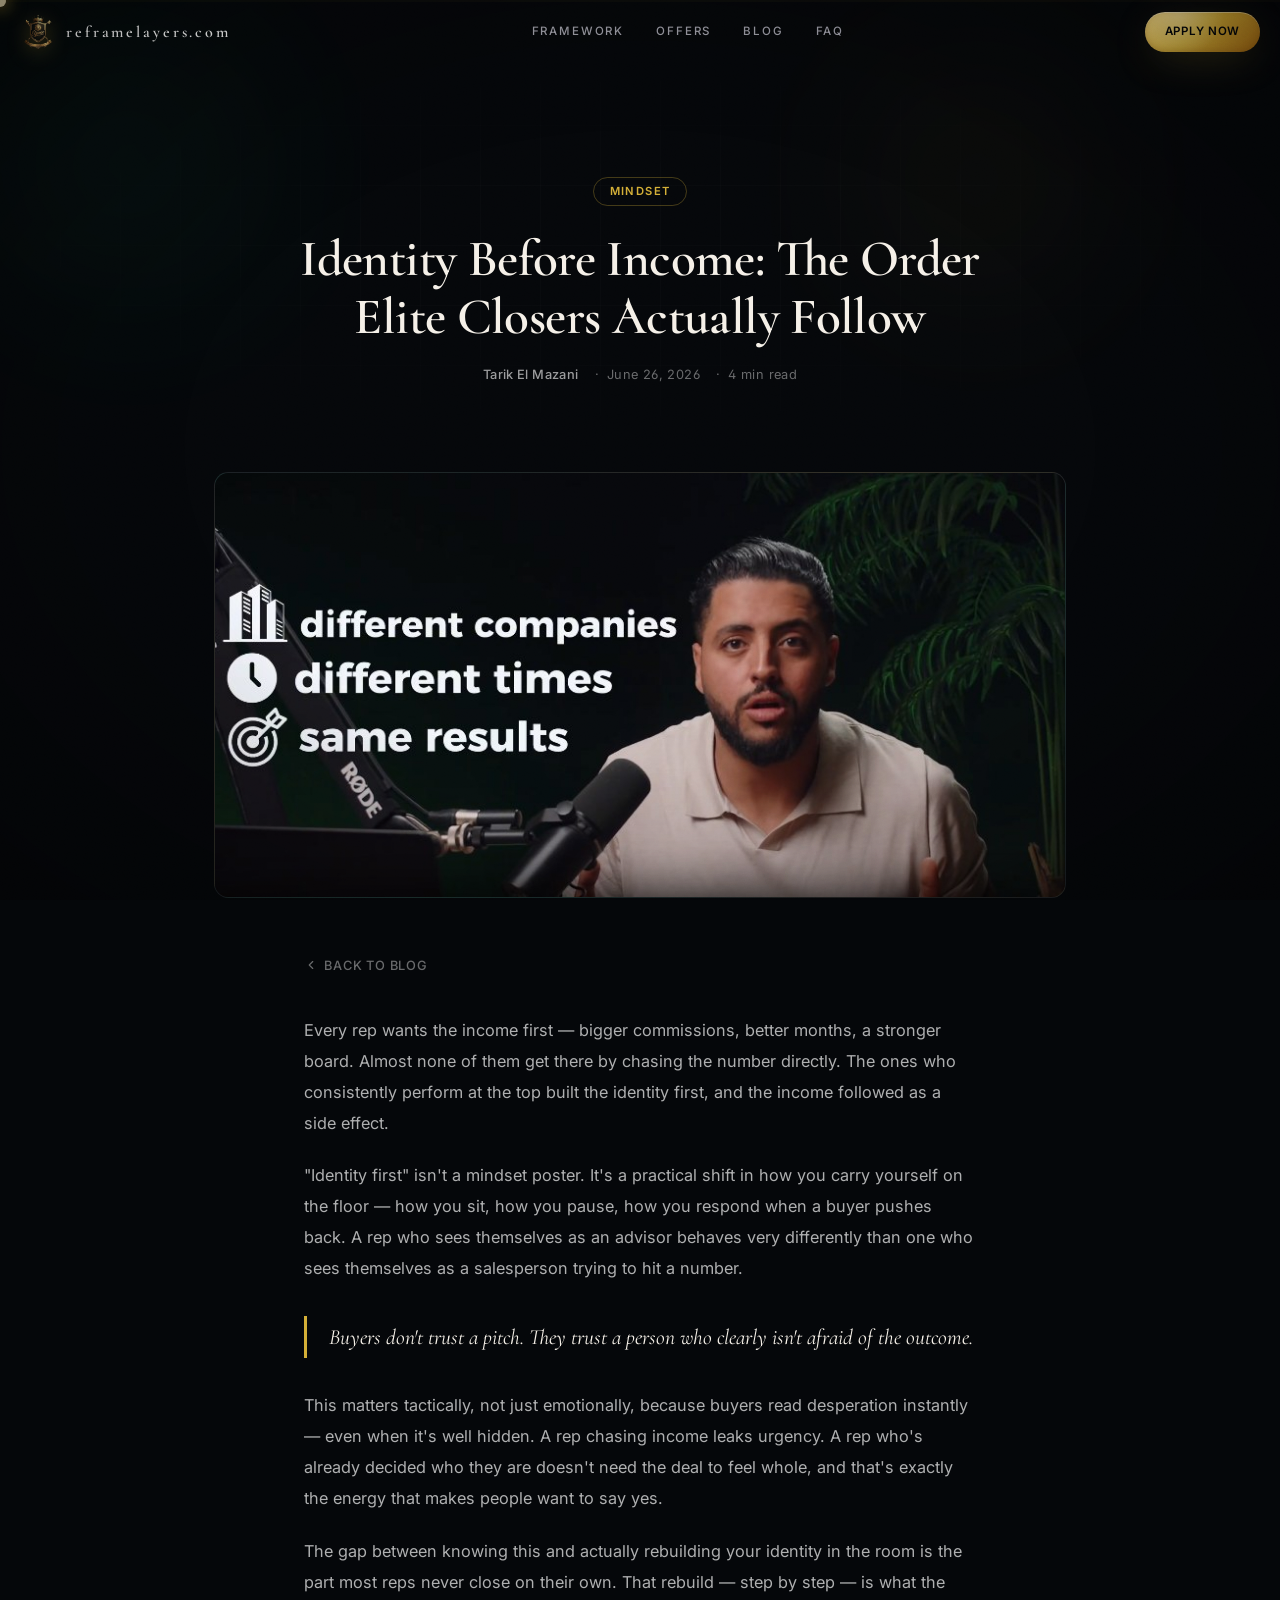
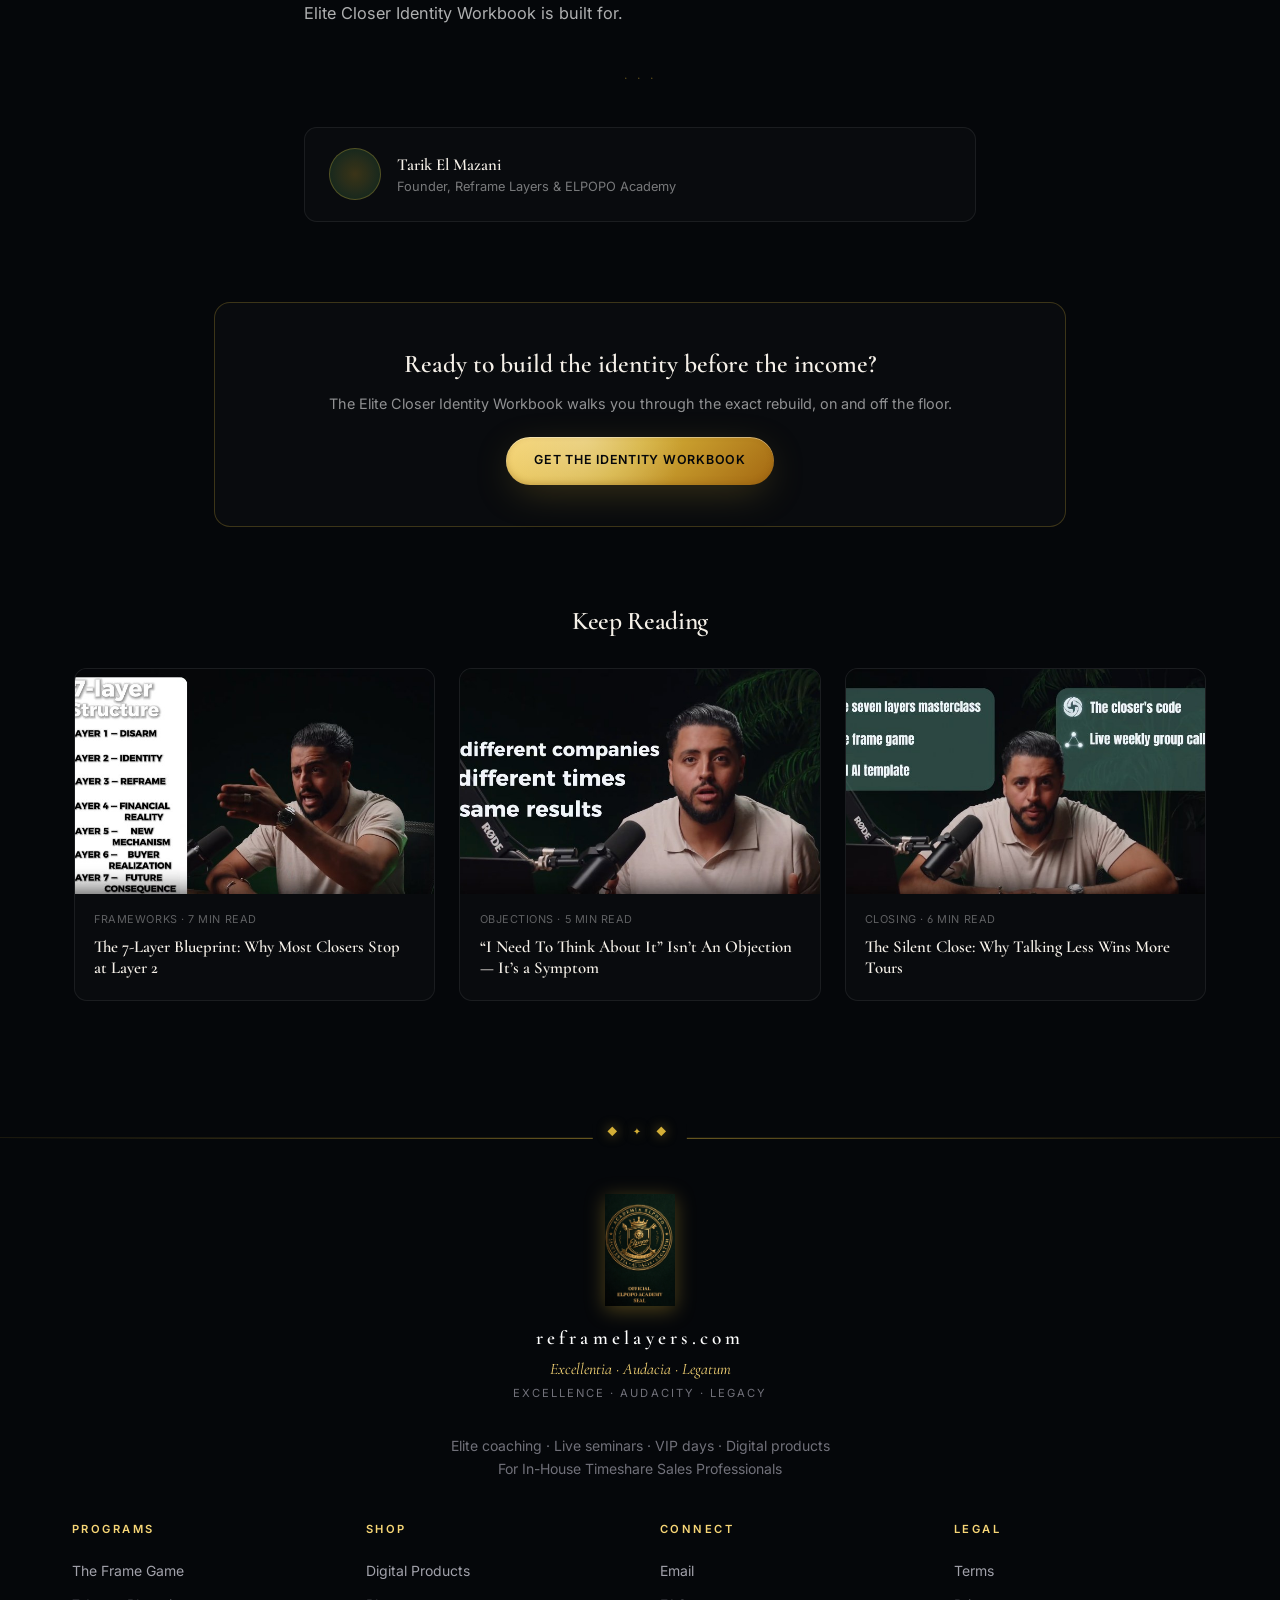
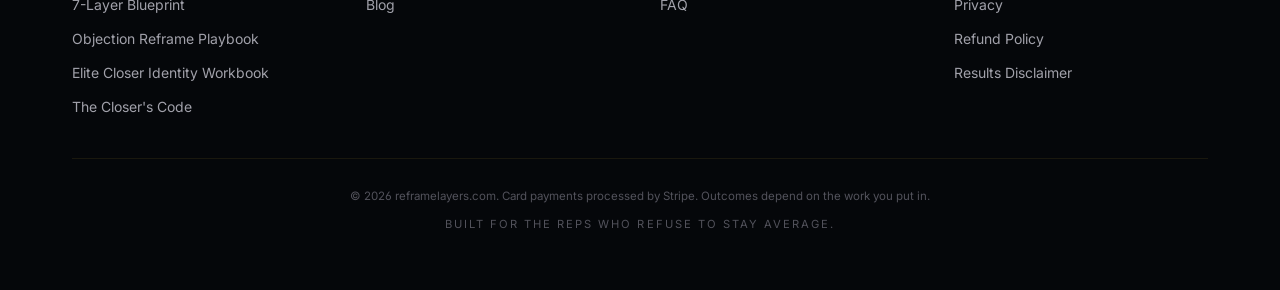
<file: blog-post-identity-before-income.html>
<!DOCTYPE html>
<html lang="en">
<head>
<meta charset="UTF-8" />
<meta name="viewport" content="width=device-width, initial-scale=1.0" />
<meta name="theme-color" content="#05070a" />
<title>Identity Before Income: The Order Elite Closers Actually Follow — reframelayers.com</title>
<meta name="robots" content="index, follow" />
<link rel="icon" type="image/png" sizes="512x512" href="assets/images/logo.png" />
<link rel="preconnect" href="https://fonts.googleapis.com" />
<link rel="preconnect" href="https://fonts.gstatic.com" crossorigin />
<link href="https://fonts.googleapis.com/css2?family=Cormorant+Garamond:ital,wght@0,400;0,500;0,600;0,700;1,400;1,500;1,600&family=Inter:wght@300;400;500;600;700;800&display=swap" rel="stylesheet" />
<link rel="stylesheet" href="css/styles.css" />
<style>
  /* ── Hero ── */
  .legal-hero {
    padding: 7rem 0 3rem;
    text-align: center;
    position: relative;
  }
  .legal-hero .grid-bg {
    position: absolute; inset: 0;
    background-image:
      linear-gradient(rgba(255,255,255,.03) 1px, transparent 1px),
      linear-gradient(90deg, rgba(255,255,255,.03) 1px, transparent 1px);
    background-size: 60px 60px;
    pointer-events: none;
  }
  .legal-hero .glow { position: absolute; border-radius: 50%; filter: blur(80px); pointer-events: none; }
  .legal-hero .glow-emerald {
    width: 400px; height: 400px;
    background: radial-gradient(circle, rgba(16,185,129,.12) 0%, transparent 70%);
    top: -100px; left: 10%;
  }
  .legal-hero .glow-gold {
    width: 350px; height: 350px;
    background: radial-gradient(circle, rgba(212,175,55,.10) 0%, transparent 70%);
    top: -60px; right: 10%;
  }
  .legal-hero-inner { position: relative; z-index: 1; }
  .legal-tag {
    display: inline-block;
    font-family: 'Inter', sans-serif;
    font-size: .7rem; font-weight: 600; letter-spacing: .12em; text-transform: uppercase;
    color: var(--clr-gold, #d4af37);
    border: 1px solid rgba(212,175,55,.3);
    border-radius: 2rem;
    padding: .3rem 1rem;
    margin-bottom: 1.5rem;
  }
  .legal-title {
    font-family: 'Cormorant Garamond', Georgia, serif;
    font-size: clamp(2rem, 4.6vw, 3.2rem);
    font-weight: 600;
    color: #f5f0e8;
    line-height: 1.15;
    margin-bottom: 1.1rem;
    max-width: 780px;
    margin-left: auto; margin-right: auto;
  }
  .post-meta {
    display: flex;
    justify-content: center;
    align-items: center;
    flex-wrap: wrap;
    gap: .5rem;
    font-family: 'Inter', sans-serif;
    font-size: .8rem;
    color: rgba(255,255,255,.4);
    letter-spacing: .03em;
  }
  .post-meta span + span::before { content: '·'; margin: 0 .5rem; }
  .post-meta .author { color: rgba(255,255,255,.6); font-weight: 500; }

  /* ── Cover image ── */
  .post-cover {
    max-width: 900px;
    margin: 2.5rem auto 0;
    padding: 0 1.5rem;
  }
  .post-cover .frame {
    aspect-ratio: 16/8;
    border-radius: .9rem;
    overflow: hidden;
    background:
      radial-gradient(circle at 25% 25%, rgba(16,185,129,.18), transparent 55%),
      radial-gradient(circle at 80% 75%, rgba(212,175,55,.16), transparent 55%),
      #0b0e13;
    border: 1px solid rgba(255,255,255,.07);
  }
  .post-cover .frame img { width: 100%; height: 100%; object-fit: cover; display: block; }

  /* ── Article body ── */
  .legal-body {
    max-width: 720px;
    margin: 0 auto;
    padding: 3.5rem 1.5rem 5rem;
  }
  .legal-back {
    display: inline-flex; align-items: center; gap: .4rem;
    font-family: 'Inter', sans-serif;
    font-size: .8rem; font-weight: 500; letter-spacing: .06em; text-transform: uppercase;
    color: rgba(255,255,255,.4);
    text-decoration: none;
    margin-bottom: 2.5rem;
    transition: color .2s;
  }
  .legal-back:hover { color: var(--clr-gold, #d4af37); }
  .legal-back svg { width: 14px; height: 14px; }

  .post-content p {
    font-family: 'Inter', sans-serif;
    font-size: 1.02rem;
    line-height: 1.9;
    color: rgba(255,255,255,.68);
    margin-bottom: 1.35rem;
  }
  .post-content h2 {
    font-family: 'Cormorant Garamond', Georgia, serif;
    font-size: 1.7rem;
    font-weight: 600;
    color: #f5f0e8;
    margin: 2.6rem 0 1rem;
  }
  .post-content h3 {
    font-family: 'Cormorant Garamond', Georgia, serif;
    font-size: 1.3rem;
    font-weight: 600;
    color: #f5f0e8;
    margin: 2rem 0 .8rem;
  }
  .post-content ul {
    list-style: none;
    padding: 0;
    margin: 0 0 1.4rem;
  }
  .post-content ul li {
    font-family: 'Inter', sans-serif;
    font-size: 1rem;
    line-height: 1.8;
    color: rgba(255,255,255,.68);
    padding-left: 1.5rem;
    position: relative;
    margin-bottom: .5rem;
  }
  .post-content ul li::before {
    content: '';
    position: absolute; left: 0; top: .75em;
    width: 5px; height: 5px;
    border-radius: 50%;
    background: var(--clr-gold, #d4af37);
    opacity: .7;
  }
  .post-content blockquote {
    font-family: 'Cormorant Garamond', Georgia, serif;
    font-style: italic;
    font-size: 1.35rem;
    line-height: 1.5;
    color: #f5f0e8;
    border-left: 3px solid var(--clr-gold, #d4af37);
    padding: .3rem 0 .3rem 1.4rem;
    margin: 2rem 0;
  }

  /* ── Divider ── */
  .legal-divider {
    text-align: center;
    margin: 2.5rem 0;
    color: rgba(212,175,55,.4);
    font-size: .75rem;
    letter-spacing: .3em;
  }

  /* ── Author box ── */
  .post-author-box {
    display: flex;
    align-items: center;
    gap: 1rem;
    background: rgba(255,255,255,.02);
    border: 1px solid rgba(255,255,255,.07);
    border-radius: .8rem;
    padding: 1.3rem 1.5rem;
    margin-top: 2.5rem;
  }
  .post-author-box .avatar {
    width: 52px; height: 52px;
    border-radius: 50%;
    background: radial-gradient(circle, rgba(212,175,55,.25), rgba(16,185,129,.15));
    flex-shrink: 0;
    border: 1px solid rgba(212,175,55,.3);
  }
  .post-author-box .name {
    font-family: 'Cormorant Garamond', Georgia, serif;
    font-size: 1.05rem;
    font-weight: 600;
    color: #f5f0e8;
  }
  .post-author-box .role {
    font-family: 'Inter', sans-serif;
    font-size: .8rem;
    color: rgba(255,255,255,.45);
  }

  /* ── CTA band ── */
  .post-cta {
    max-width: 900px;
    margin: 0 auto 5rem;
    padding: 0 1.5rem;
  }
  .post-cta-inner {
    text-align: center;
    background: rgba(255,255,255,.02);
    border: 1px solid rgba(212,175,55,.25);
    border-radius: 1rem;
    padding: 2.6rem 1.5rem;
  }
  .post-cta-inner h3 {
    font-family: 'Cormorant Garamond', Georgia, serif;
    font-size: 1.6rem;
    font-weight: 600;
    color: #f5f0e8;
    margin-bottom: .6rem;
  }
  .post-cta-inner p {
    font-family: 'Inter', sans-serif;
    font-size: .9rem;
    color: rgba(255,255,255,.55);
    margin-bottom: 1.4rem;
  }

  /* ── Related posts ── */
  .related-wrap {
    max-width: 1180px;
    margin: 0 auto;
    padding: 0 1.5rem 6rem;
  }
  .related-wrap h2 {
    font-family: 'Cormorant Garamond', Georgia, serif;
    font-size: 1.6rem;
    font-weight: 600;
    color: #f5f0e8;
    text-align: center;
    margin-bottom: 2rem;
  }
  .related-grid {
    display: grid;
    grid-template-columns: repeat(3, 1fr);
    gap: 1.5rem;
  }
  @media (max-width: 900px) { .related-grid { grid-template-columns: 1fr; } }
  .related-card {
    display: block;
    background: rgba(255,255,255,.02);
    border: 1px solid rgba(255,255,255,.07);
    border-radius: .8rem;
    overflow: hidden;
    text-decoration: none;
    transition: transform .2s, border-color .2s;
  }
  .related-card:hover { transform: translateY(-3px); border-color: rgba(212,175,55,.35); }
  .related-card .thumb {
    aspect-ratio: 16/10;
    background: radial-gradient(circle at 30% 30%, rgba(16,185,129,.15), transparent 60%), #0b0e13;
    overflow: hidden;
  }
  .related-card .thumb img { width: 100%; height: 100%; object-fit: cover; display: block; }
  .related-card .body { padding: 1.1rem 1.2rem 1.3rem; }
  .related-card .meta {
    font-family: 'Inter', sans-serif;
    font-size: .68rem;
    letter-spacing: .05em;
    text-transform: uppercase;
    color: rgba(255,255,255,.35);
    margin-bottom: .5rem;
  }
  .related-card h4 {
    font-family: 'Cormorant Garamond', Georgia, serif;
    font-weight: 600;
    color: #f5f0e8;
    font-size: 1.05rem;
    line-height: 1.3;
  }

  body { background: #05070a; }
</style>
</head>
<body>

<div class="scroll-progress" aria-hidden="true"><div class="scroll-progress-bar" id="scrollBar"></div></div>

<header class="nav" id="nav">
  <div class="nav-inner">
    <a href="index.html" class="brand">
      <span class="brand-mark" aria-hidden><img src="assets/images/logo.png" alt="" width="40" height="40" decoding="async" onerror="this.style.display='none';this.parentElement.textContent='🦁'"></span>
      <span class="brand-name">reframelayers.com</span>
    </a>
    <nav class="nav-links" aria-label="Primary">
      <a href="index.html#program">Framework</a>
      <a href="index.html#offer">Offers</a>
      <a href="blog.html">Blog</a>
      <a href="index.html#faq">FAQ</a>
    </nav>
    <a href="index.html#apply" class="btn btn-gold btn-sm nav-cta">Apply Now</a>
    <button type="button" class="nav-toggle" id="navToggle" aria-label="Toggle menu" aria-expanded="false">
      <span></span><span></span><span></span>
    </button>
  </div>
  <div class="nav-mobile" id="navMobile">
    <a href="index.html#program">Framework</a>
    <a href="index.html#offer">Offers</a>
    <a href="blog.html">Blog</a>
    <a href="index.html#faq">FAQ</a>
    <a href="index.html#apply" class="btn btn-gold btn-md" style="margin-top:.75rem;">Apply Now</a>
  </div>
</header>

<main id="top">

  <div class="legal-hero">
    <div class="grid-bg" aria-hidden="true"></div>
    <div class="glow glow-emerald" aria-hidden="true"></div>
    <div class="glow glow-gold" aria-hidden="true"></div>
    <div class="legal-hero-inner container">
      <div class="legal-tag">Mindset</div>
      <h1 class="legal-title">Identity Before Income: The Order Elite Closers Actually Follow</h1>
      <div class="post-meta">
        <span class="author">Tarik El Mazani</span>
        <span>June 26, 2026</span>
        <span>4 min read</span>
      </div>
    </div>
  </div>

  <div class="post-cover">
    <div class="frame">
      <img src="assets/images/blog/same-results-consistency.jpg" alt="Tarik El Mazani explaining why the same patterns repeat across different companies and times">
    </div>
  </div>

  <div class="legal-body">
    <a href="blog.html" class="legal-back">
      <svg viewBox="0 0 24 24" fill="none" stroke="currentColor" stroke-width="2" stroke-linecap="round" stroke-linejoin="round"><polyline points="15 18 9 12 15 6"/></svg>
      Back to Blog
    </a>

    <div class="post-content">
      <p>Every rep wants the income first — bigger commissions, better months, a stronger board. Almost none of them get there by chasing the number directly. The ones who consistently perform at the top built the identity first, and the income followed as a side effect.</p>

      <p>"Identity first" isn't a mindset poster. It's a practical shift in how you carry yourself on the floor — how you sit, how you pause, how you respond when a buyer pushes back. A rep who sees themselves as an advisor behaves very differently than one who sees themselves as a salesperson trying to hit a number.</p>

      <blockquote>Buyers don't trust a pitch. They trust a person who clearly isn't afraid of the outcome.</blockquote>

      <p>This matters tactically, not just emotionally, because buyers read desperation instantly — even when it's well hidden. A rep chasing income leaks urgency. A rep who's already decided who they are doesn't need the deal to feel whole, and that's exactly the energy that makes people want to say yes.</p>

      <p>The gap between knowing this and actually rebuilding your identity in the room is the part most reps never close on their own. That rebuild — step by step — is what the Elite Closer Identity Workbook is built for.</p>
    </div>

    <div class="legal-divider">· · ·</div>

    <div class="post-author-box">
      <div class="avatar" aria-hidden="true"></div>
      <div>
        <div class="name">Tarik El Mazani</div>
        <div class="role">Founder, Reframe Layers & ELPOPO Academy</div>
      </div>
    </div>
  </div>

  <div class="post-cta">
    <div class="post-cta-inner">
      <h3>Ready to build the identity before the income?</h3>
      <p>The Elite Closer Identity Workbook walks you through the exact rebuild, on and off the floor.</p>
      <a href="index.html#offer" class="btn btn-gold btn-md">Get The Identity Workbook</a>
    </div>
  </div>

  <div class="related-wrap">
    <h2>Keep Reading</h2>
    <div class="related-grid">
      <a href="blog-post-7-layer-blueprint.html" class="related-card">
        <div class="thumb"><img src="assets/images/blog/seven-layers-breakdown.jpg" alt="7-Layer Blueprint article thumbnail"></div>
        <div class="body">
          <div class="meta">Frameworks · 7 min read</div>
          <h4>The 7-Layer Blueprint: Why Most Closers Stop at Layer 2</h4>
        </div>
      </a>
      <a href="blog-post-think-about-it.html" class="related-card">
        <div class="thumb"><img src="assets/images/blog/same-results-consistency.jpg" alt="Objection Reframe Playbook article thumbnail"></div>
        <div class="body">
          <div class="meta">Objections · 5 min read</div>
          <h4>“I Need To Think About It” Isn’t An Objection — It’s a Symptom</h4>
        </div>
      </a>
      <a href="blog-post-silent-close.html" class="related-card">
        <div class="thumb"><img src="assets/images/blog/closers-code-foundation.jpg" alt="The Closer's Code article thumbnail"></div>
        <div class="body">
          <div class="meta">Closing · 6 min read</div>
          <h4>The Silent Close: Why Talking Less Wins More Tours</h4>
        </div>
      </a>
    </div>
  </div>

</main>

<footer class="footer">
  <div class="container">
    <div class="footer-brand">
      <span class="brand-mark footer-brand-mark" aria-hidden><img src="assets/images/logo-seal.jpg" alt="" width="1320" height="2136" loading="lazy" decoding="async" onerror="this.style.display='none';this.parentElement.textContent='🦁'"></span>
      <div class="brand-name">reframelayers.com</div>
      <div class="motto">Excellentia · Audacia · Legatum</div>
      <div class="motto-en">Excellence · Audacity · Legacy</div>
    </div>
    <p class="footer-desc">Elite coaching · Live seminars · VIP days · Digital products<br>For In-House Timeshare Sales Professionals</p>
    <div class="footer-grid">
      <div>
        <div class="footer-h">Programs</div>
        <ul><li><a href="index.html#offer">The Frame Game</a></li><li><a href="index.html#offer">7-Layer Blueprint</a></li><li><a href="index.html#offer">Objection Reframe Playbook</a></li><li><a href="index.html#offer">Elite Closer Identity Workbook</a></li><li><a href="index.html#offer">The Closer's Code</a></li></ul>
      </div>
      <div>
        <div class="footer-h">Shop</div>
        <ul><li><a href="index.html#shop">Digital Products</a></li><li><a href="blog.html">Blog</a></li></ul>
      </div>
      <div>
        <div class="footer-h">Connect</div>
        <ul><li><a href="mailto:contact@reframelayers.com">Email</a></li><li><a href="index.html#faq">FAQ</a></li></ul>
      </div>
      <div>
        <div class="footer-h">Legal</div>
        <ul>
          <li><a href="terms.html">Terms</a></li>
          <li><a href="privacy.html">Privacy</a></li>
          <li><a href="refund.html">Refund Policy</a></li>
          <li><a href="disclaimer.html">Results Disclaimer</a></li>
        </ul>
      </div>
    </div>
    <div class="footer-bottom">
      <p>© <span id="year">2026</span> reframelayers.com. Card payments processed by Stripe. Outcomes depend on the work you put in.</p>
      <p class="uppercase small">Built for the reps who refuse to stay average.</p>
    </div>
  </div>
</footer>

<script>
  const bar = document.getElementById('scrollBar');
  if (bar) {
    window.addEventListener('scroll', () => {
      const pct = window.scrollY / (document.documentElement.scrollHeight - window.innerHeight) * 100;
      bar.style.width = Math.min(pct, 100) + '%';
    }, { passive: true });
  }
  const nav = document.getElementById('nav');
  if (nav) {
    window.addEventListener('scroll', () => {
      nav.classList.toggle('scrolled', window.scrollY > 40);
    }, { passive: true });
  }
  const toggle = document.getElementById('navToggle');
  const mobile = document.getElementById('navMobile');
  if (toggle && mobile) {
    toggle.addEventListener('click', () => {
      const open = mobile.classList.toggle('open');
      toggle.setAttribute('aria-expanded', open);
    });
  }
  const yr = document.getElementById('year');
  if (yr) yr.textContent = new Date().getFullYear();
</script>
</body>
</html>
</file>
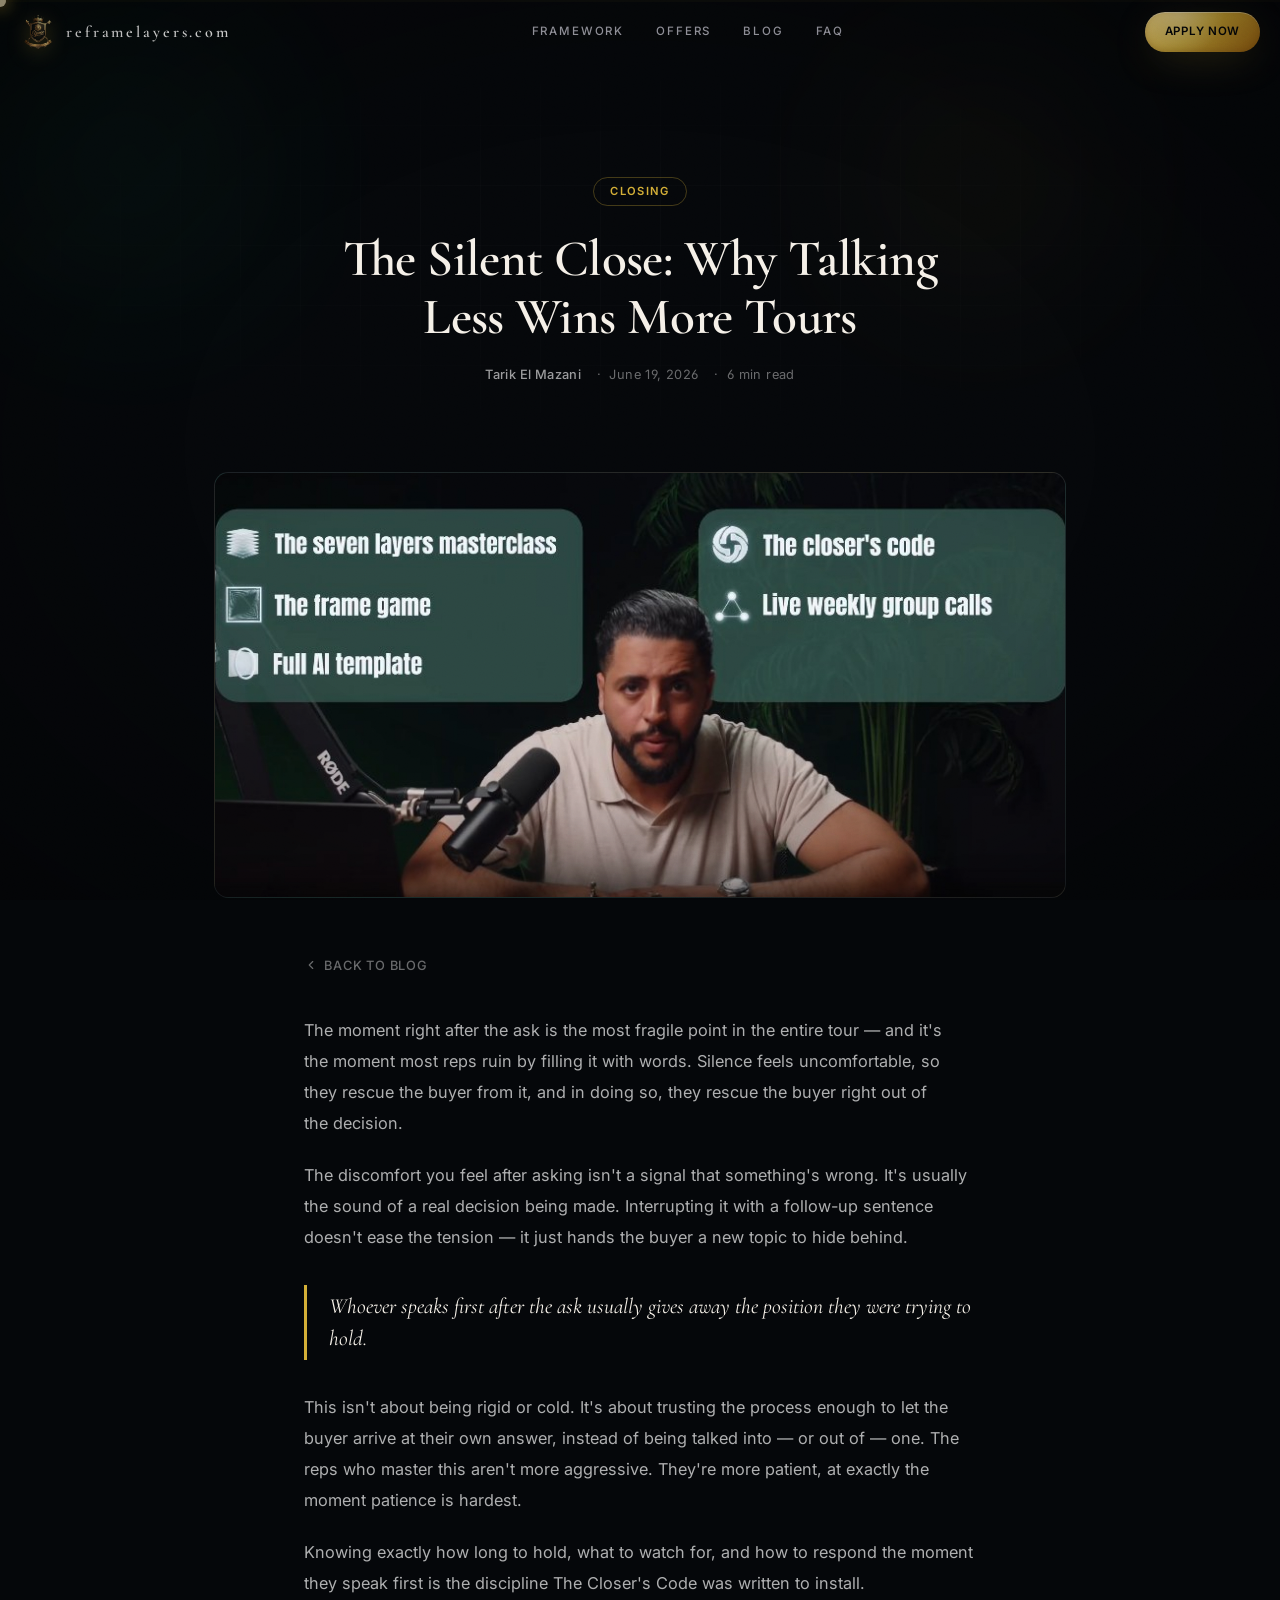
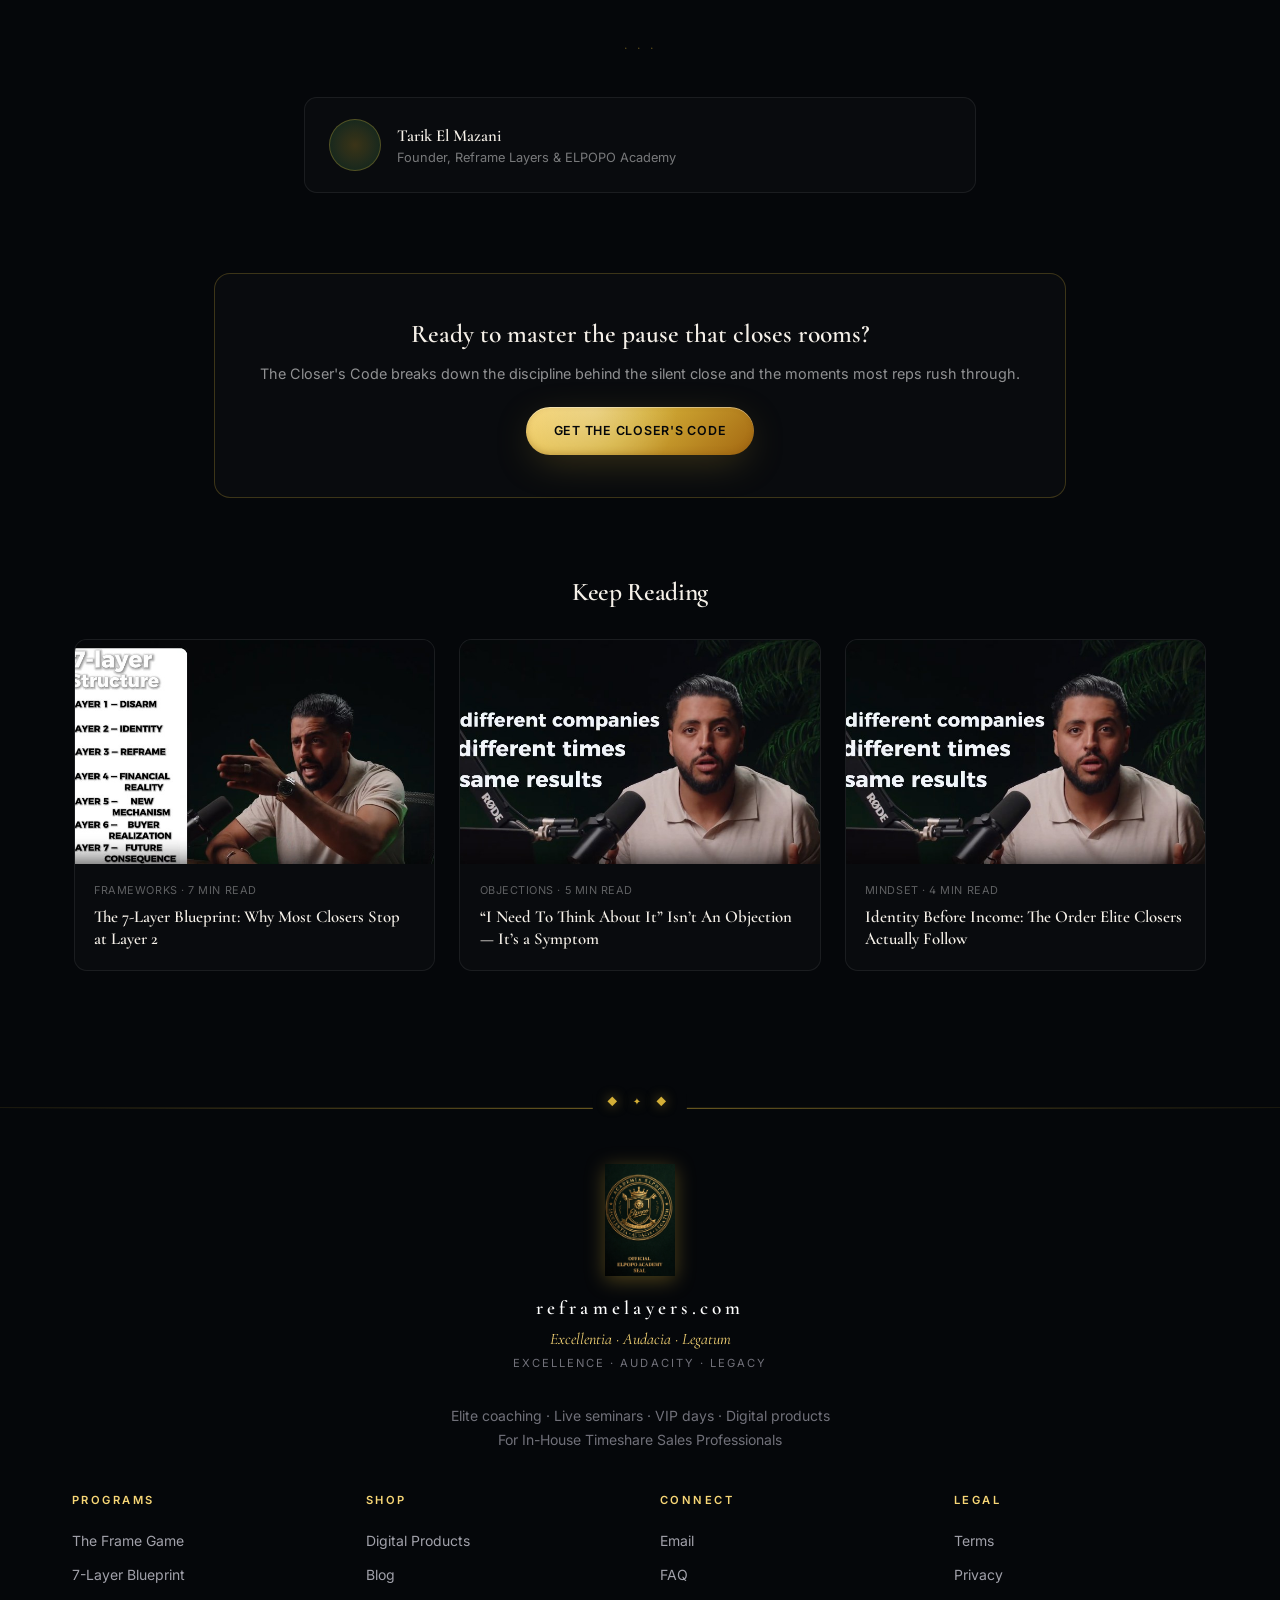
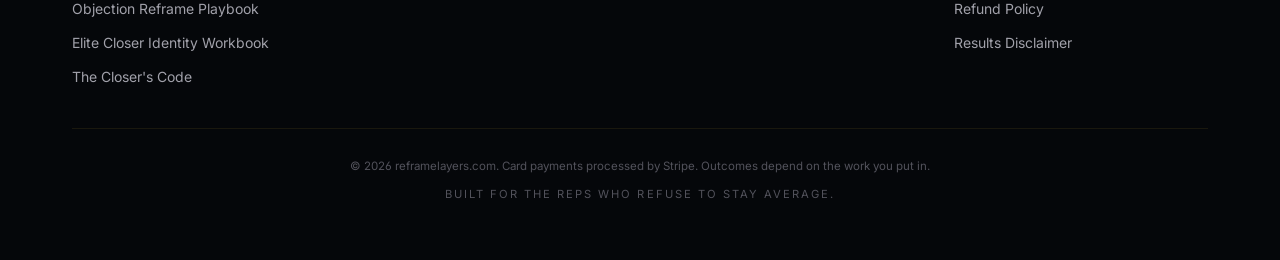
<file: blog-post-silent-close.html>
<!DOCTYPE html>
<html lang="en">
<head>
<meta charset="UTF-8" />
<meta name="viewport" content="width=device-width, initial-scale=1.0" />
<meta name="theme-color" content="#05070a" />
<title>The Silent Close: Why Talking Less Wins More Tours — reframelayers.com</title>
<meta name="robots" content="index, follow" />
<link rel="icon" type="image/png" sizes="512x512" href="assets/images/logo.png" />
<link rel="preconnect" href="https://fonts.googleapis.com" />
<link rel="preconnect" href="https://fonts.gstatic.com" crossorigin />
<link href="https://fonts.googleapis.com/css2?family=Cormorant+Garamond:ital,wght@0,400;0,500;0,600;0,700;1,400;1,500;1,600&family=Inter:wght@300;400;500;600;700;800&display=swap" rel="stylesheet" />
<link rel="stylesheet" href="css/styles.css" />
<style>
  /* ── Hero ── */
  .legal-hero {
    padding: 7rem 0 3rem;
    text-align: center;
    position: relative;
  }
  .legal-hero .grid-bg {
    position: absolute; inset: 0;
    background-image:
      linear-gradient(rgba(255,255,255,.03) 1px, transparent 1px),
      linear-gradient(90deg, rgba(255,255,255,.03) 1px, transparent 1px);
    background-size: 60px 60px;
    pointer-events: none;
  }
  .legal-hero .glow { position: absolute; border-radius: 50%; filter: blur(80px); pointer-events: none; }
  .legal-hero .glow-emerald {
    width: 400px; height: 400px;
    background: radial-gradient(circle, rgba(16,185,129,.12) 0%, transparent 70%);
    top: -100px; left: 10%;
  }
  .legal-hero .glow-gold {
    width: 350px; height: 350px;
    background: radial-gradient(circle, rgba(212,175,55,.10) 0%, transparent 70%);
    top: -60px; right: 10%;
  }
  .legal-hero-inner { position: relative; z-index: 1; }
  .legal-tag {
    display: inline-block;
    font-family: 'Inter', sans-serif;
    font-size: .7rem; font-weight: 600; letter-spacing: .12em; text-transform: uppercase;
    color: var(--clr-gold, #d4af37);
    border: 1px solid rgba(212,175,55,.3);
    border-radius: 2rem;
    padding: .3rem 1rem;
    margin-bottom: 1.5rem;
  }
  .legal-title {
    font-family: 'Cormorant Garamond', Georgia, serif;
    font-size: clamp(2rem, 4.6vw, 3.2rem);
    font-weight: 600;
    color: #f5f0e8;
    line-height: 1.15;
    margin-bottom: 1.1rem;
    max-width: 780px;
    margin-left: auto; margin-right: auto;
  }
  .post-meta {
    display: flex;
    justify-content: center;
    align-items: center;
    flex-wrap: wrap;
    gap: .5rem;
    font-family: 'Inter', sans-serif;
    font-size: .8rem;
    color: rgba(255,255,255,.4);
    letter-spacing: .03em;
  }
  .post-meta span + span::before { content: '·'; margin: 0 .5rem; }
  .post-meta .author { color: rgba(255,255,255,.6); font-weight: 500; }

  /* ── Cover image ── */
  .post-cover {
    max-width: 900px;
    margin: 2.5rem auto 0;
    padding: 0 1.5rem;
  }
  .post-cover .frame {
    aspect-ratio: 16/8;
    border-radius: .9rem;
    overflow: hidden;
    background:
      radial-gradient(circle at 25% 25%, rgba(16,185,129,.18), transparent 55%),
      radial-gradient(circle at 80% 75%, rgba(212,175,55,.16), transparent 55%),
      #0b0e13;
    border: 1px solid rgba(255,255,255,.07);
  }
  .post-cover .frame img { width: 100%; height: 100%; object-fit: cover; display: block; }

  /* ── Article body ── */
  .legal-body {
    max-width: 720px;
    margin: 0 auto;
    padding: 3.5rem 1.5rem 5rem;
  }
  .legal-back {
    display: inline-flex; align-items: center; gap: .4rem;
    font-family: 'Inter', sans-serif;
    font-size: .8rem; font-weight: 500; letter-spacing: .06em; text-transform: uppercase;
    color: rgba(255,255,255,.4);
    text-decoration: none;
    margin-bottom: 2.5rem;
    transition: color .2s;
  }
  .legal-back:hover { color: var(--clr-gold, #d4af37); }
  .legal-back svg { width: 14px; height: 14px; }

  .post-content p {
    font-family: 'Inter', sans-serif;
    font-size: 1.02rem;
    line-height: 1.9;
    color: rgba(255,255,255,.68);
    margin-bottom: 1.35rem;
  }
  .post-content h2 {
    font-family: 'Cormorant Garamond', Georgia, serif;
    font-size: 1.7rem;
    font-weight: 600;
    color: #f5f0e8;
    margin: 2.6rem 0 1rem;
  }
  .post-content h3 {
    font-family: 'Cormorant Garamond', Georgia, serif;
    font-size: 1.3rem;
    font-weight: 600;
    color: #f5f0e8;
    margin: 2rem 0 .8rem;
  }
  .post-content ul {
    list-style: none;
    padding: 0;
    margin: 0 0 1.4rem;
  }
  .post-content ul li {
    font-family: 'Inter', sans-serif;
    font-size: 1rem;
    line-height: 1.8;
    color: rgba(255,255,255,.68);
    padding-left: 1.5rem;
    position: relative;
    margin-bottom: .5rem;
  }
  .post-content ul li::before {
    content: '';
    position: absolute; left: 0; top: .75em;
    width: 5px; height: 5px;
    border-radius: 50%;
    background: var(--clr-gold, #d4af37);
    opacity: .7;
  }
  .post-content blockquote {
    font-family: 'Cormorant Garamond', Georgia, serif;
    font-style: italic;
    font-size: 1.35rem;
    line-height: 1.5;
    color: #f5f0e8;
    border-left: 3px solid var(--clr-gold, #d4af37);
    padding: .3rem 0 .3rem 1.4rem;
    margin: 2rem 0;
  }

  /* ── Divider ── */
  .legal-divider {
    text-align: center;
    margin: 2.5rem 0;
    color: rgba(212,175,55,.4);
    font-size: .75rem;
    letter-spacing: .3em;
  }

  /* ── Author box ── */
  .post-author-box {
    display: flex;
    align-items: center;
    gap: 1rem;
    background: rgba(255,255,255,.02);
    border: 1px solid rgba(255,255,255,.07);
    border-radius: .8rem;
    padding: 1.3rem 1.5rem;
    margin-top: 2.5rem;
  }
  .post-author-box .avatar {
    width: 52px; height: 52px;
    border-radius: 50%;
    background: radial-gradient(circle, rgba(212,175,55,.25), rgba(16,185,129,.15));
    flex-shrink: 0;
    border: 1px solid rgba(212,175,55,.3);
  }
  .post-author-box .name {
    font-family: 'Cormorant Garamond', Georgia, serif;
    font-size: 1.05rem;
    font-weight: 600;
    color: #f5f0e8;
  }
  .post-author-box .role {
    font-family: 'Inter', sans-serif;
    font-size: .8rem;
    color: rgba(255,255,255,.45);
  }

  /* ── CTA band ── */
  .post-cta {
    max-width: 900px;
    margin: 0 auto 5rem;
    padding: 0 1.5rem;
  }
  .post-cta-inner {
    text-align: center;
    background: rgba(255,255,255,.02);
    border: 1px solid rgba(212,175,55,.25);
    border-radius: 1rem;
    padding: 2.6rem 1.5rem;
  }
  .post-cta-inner h3 {
    font-family: 'Cormorant Garamond', Georgia, serif;
    font-size: 1.6rem;
    font-weight: 600;
    color: #f5f0e8;
    margin-bottom: .6rem;
  }
  .post-cta-inner p {
    font-family: 'Inter', sans-serif;
    font-size: .9rem;
    color: rgba(255,255,255,.55);
    margin-bottom: 1.4rem;
  }

  /* ── Related posts ── */
  .related-wrap {
    max-width: 1180px;
    margin: 0 auto;
    padding: 0 1.5rem 6rem;
  }
  .related-wrap h2 {
    font-family: 'Cormorant Garamond', Georgia, serif;
    font-size: 1.6rem;
    font-weight: 600;
    color: #f5f0e8;
    text-align: center;
    margin-bottom: 2rem;
  }
  .related-grid {
    display: grid;
    grid-template-columns: repeat(3, 1fr);
    gap: 1.5rem;
  }
  @media (max-width: 900px) { .related-grid { grid-template-columns: 1fr; } }
  .related-card {
    display: block;
    background: rgba(255,255,255,.02);
    border: 1px solid rgba(255,255,255,.07);
    border-radius: .8rem;
    overflow: hidden;
    text-decoration: none;
    transition: transform .2s, border-color .2s;
  }
  .related-card:hover { transform: translateY(-3px); border-color: rgba(212,175,55,.35); }
  .related-card .thumb {
    aspect-ratio: 16/10;
    background: radial-gradient(circle at 30% 30%, rgba(16,185,129,.15), transparent 60%), #0b0e13;
    overflow: hidden;
  }
  .related-card .thumb img { width: 100%; height: 100%; object-fit: cover; display: block; }
  .related-card .body { padding: 1.1rem 1.2rem 1.3rem; }
  .related-card .meta {
    font-family: 'Inter', sans-serif;
    font-size: .68rem;
    letter-spacing: .05em;
    text-transform: uppercase;
    color: rgba(255,255,255,.35);
    margin-bottom: .5rem;
  }
  .related-card h4 {
    font-family: 'Cormorant Garamond', Georgia, serif;
    font-weight: 600;
    color: #f5f0e8;
    font-size: 1.05rem;
    line-height: 1.3;
  }

  body { background: #05070a; }
</style>
</head>
<body>

<div class="scroll-progress" aria-hidden="true"><div class="scroll-progress-bar" id="scrollBar"></div></div>

<header class="nav" id="nav">
  <div class="nav-inner">
    <a href="index.html" class="brand">
      <span class="brand-mark" aria-hidden><img src="assets/images/logo.png" alt="" width="40" height="40" decoding="async" onerror="this.style.display='none';this.parentElement.textContent='🦁'"></span>
      <span class="brand-name">reframelayers.com</span>
    </a>
    <nav class="nav-links" aria-label="Primary">
      <a href="index.html#program">Framework</a>
      <a href="index.html#offer">Offers</a>
      <a href="blog.html">Blog</a>
      <a href="index.html#faq">FAQ</a>
    </nav>
    <a href="index.html#apply" class="btn btn-gold btn-sm nav-cta">Apply Now</a>
    <button type="button" class="nav-toggle" id="navToggle" aria-label="Toggle menu" aria-expanded="false">
      <span></span><span></span><span></span>
    </button>
  </div>
  <div class="nav-mobile" id="navMobile">
    <a href="index.html#program">Framework</a>
    <a href="index.html#offer">Offers</a>
    <a href="blog.html">Blog</a>
    <a href="index.html#faq">FAQ</a>
    <a href="index.html#apply" class="btn btn-gold btn-md" style="margin-top:.75rem;">Apply Now</a>
  </div>
</header>

<main id="top">

  <div class="legal-hero">
    <div class="grid-bg" aria-hidden="true"></div>
    <div class="glow glow-emerald" aria-hidden="true"></div>
    <div class="glow glow-gold" aria-hidden="true"></div>
    <div class="legal-hero-inner container">
      <div class="legal-tag">Closing</div>
      <h1 class="legal-title">The Silent Close: Why Talking Less Wins More Tours</h1>
      <div class="post-meta">
        <span class="author">Tarik El Mazani</span>
        <span>June 19, 2026</span>
        <span>6 min read</span>
      </div>
    </div>
  </div>

  <div class="post-cover">
    <div class="frame">
      <img src="assets/images/blog/closers-code-foundation.jpg" alt="Overview graphic listing The Closer's Code and the Reframe Layers resources">
    </div>
  </div>

  <div class="legal-body">
    <a href="blog.html" class="legal-back">
      <svg viewBox="0 0 24 24" fill="none" stroke="currentColor" stroke-width="2" stroke-linecap="round" stroke-linejoin="round"><polyline points="15 18 9 12 15 6"/></svg>
      Back to Blog
    </a>

    <div class="post-content">
      <p>The moment right after the ask is the most fragile point in the entire tour — and it's the moment most reps ruin by filling it with words. Silence feels uncomfortable, so they rescue the buyer from it, and in doing so, they rescue the buyer right out of the decision.</p>

      <p>The discomfort you feel after asking isn't a signal that something's wrong. It's usually the sound of a real decision being made. Interrupting it with a follow-up sentence doesn't ease the tension — it just hands the buyer a new topic to hide behind.</p>

      <blockquote>Whoever speaks first after the ask usually gives away the position they were trying to hold.</blockquote>

      <p>This isn't about being rigid or cold. It's about trusting the process enough to let the buyer arrive at their own answer, instead of being talked into — or out of — one. The reps who master this aren't more aggressive. They're more patient, at exactly the moment patience is hardest.</p>

      <p>Knowing exactly how long to hold, what to watch for, and how to respond the moment they speak first is the discipline The Closer's Code was written to install.</p>
    </div>

    <div class="legal-divider">· · ·</div>

    <div class="post-author-box">
      <div class="avatar" aria-hidden="true"></div>
      <div>
        <div class="name">Tarik El Mazani</div>
        <div class="role">Founder, Reframe Layers & ELPOPO Academy</div>
      </div>
    </div>
  </div>

  <div class="post-cta">
    <div class="post-cta-inner">
      <h3>Ready to master the pause that closes rooms?</h3>
      <p>The Closer's Code breaks down the discipline behind the silent close and the moments most reps rush through.</p>
      <a href="index.html#offer" class="btn btn-gold btn-md">Get The Closer's Code</a>
    </div>
  </div>

  <div class="related-wrap">
    <h2>Keep Reading</h2>
    <div class="related-grid">
      <a href="blog-post-7-layer-blueprint.html" class="related-card">
        <div class="thumb"><img src="assets/images/blog/seven-layers-breakdown.jpg" alt="7-Layer Blueprint article thumbnail"></div>
        <div class="body">
          <div class="meta">Frameworks · 7 min read</div>
          <h4>The 7-Layer Blueprint: Why Most Closers Stop at Layer 2</h4>
        </div>
      </a>
      <a href="blog-post-think-about-it.html" class="related-card">
        <div class="thumb"><img src="assets/images/blog/same-results-consistency.jpg" alt="Objection Reframe Playbook article thumbnail"></div>
        <div class="body">
          <div class="meta">Objections · 5 min read</div>
          <h4>“I Need To Think About It” Isn’t An Objection — It’s a Symptom</h4>
        </div>
      </a>
      <a href="blog-post-identity-before-income.html" class="related-card">
        <div class="thumb"><img src="assets/images/blog/same-results-consistency.jpg" alt="Identity Before Income article thumbnail"></div>
        <div class="body">
          <div class="meta">Mindset · 4 min read</div>
          <h4>Identity Before Income: The Order Elite Closers Actually Follow</h4>
        </div>
      </a>
    </div>
  </div>

</main>

<footer class="footer">
  <div class="container">
    <div class="footer-brand">
      <span class="brand-mark footer-brand-mark" aria-hidden><img src="assets/images/logo-seal.jpg" alt="" width="1320" height="2136" loading="lazy" decoding="async" onerror="this.style.display='none';this.parentElement.textContent='🦁'"></span>
      <div class="brand-name">reframelayers.com</div>
      <div class="motto">Excellentia · Audacia · Legatum</div>
      <div class="motto-en">Excellence · Audacity · Legacy</div>
    </div>
    <p class="footer-desc">Elite coaching · Live seminars · VIP days · Digital products<br>For In-House Timeshare Sales Professionals</p>
    <div class="footer-grid">
      <div>
        <div class="footer-h">Programs</div>
        <ul><li><a href="index.html#offer">The Frame Game</a></li><li><a href="index.html#offer">7-Layer Blueprint</a></li><li><a href="index.html#offer">Objection Reframe Playbook</a></li><li><a href="index.html#offer">Elite Closer Identity Workbook</a></li><li><a href="index.html#offer">The Closer's Code</a></li></ul>
      </div>
      <div>
        <div class="footer-h">Shop</div>
        <ul><li><a href="index.html#shop">Digital Products</a></li><li><a href="blog.html">Blog</a></li></ul>
      </div>
      <div>
        <div class="footer-h">Connect</div>
        <ul><li><a href="mailto:contact@reframelayers.com">Email</a></li><li><a href="index.html#faq">FAQ</a></li></ul>
      </div>
      <div>
        <div class="footer-h">Legal</div>
        <ul>
          <li><a href="terms.html">Terms</a></li>
          <li><a href="privacy.html">Privacy</a></li>
          <li><a href="refund.html">Refund Policy</a></li>
          <li><a href="disclaimer.html">Results Disclaimer</a></li>
        </ul>
      </div>
    </div>
    <div class="footer-bottom">
      <p>© <span id="year">2026</span> reframelayers.com. Card payments processed by Stripe. Outcomes depend on the work you put in.</p>
      <p class="uppercase small">Built for the reps who refuse to stay average.</p>
    </div>
  </div>
</footer>

<script>
  const bar = document.getElementById('scrollBar');
  if (bar) {
    window.addEventListener('scroll', () => {
      const pct = window.scrollY / (document.documentElement.scrollHeight - window.innerHeight) * 100;
      bar.style.width = Math.min(pct, 100) + '%';
    }, { passive: true });
  }
  const nav = document.getElementById('nav');
  if (nav) {
    window.addEventListener('scroll', () => {
      nav.classList.toggle('scrolled', window.scrollY > 40);
    }, { passive: true });
  }
  const toggle = document.getElementById('navToggle');
  const mobile = document.getElementById('navMobile');
  if (toggle && mobile) {
    toggle.addEventListener('click', () => {
      const open = mobile.classList.toggle('open');
      toggle.setAttribute('aria-expanded', open);
    });
  }
  const yr = document.getElementById('year');
  if (yr) yr.textContent = new Date().getFullYear();
</script>
</body>
</html>
</file>
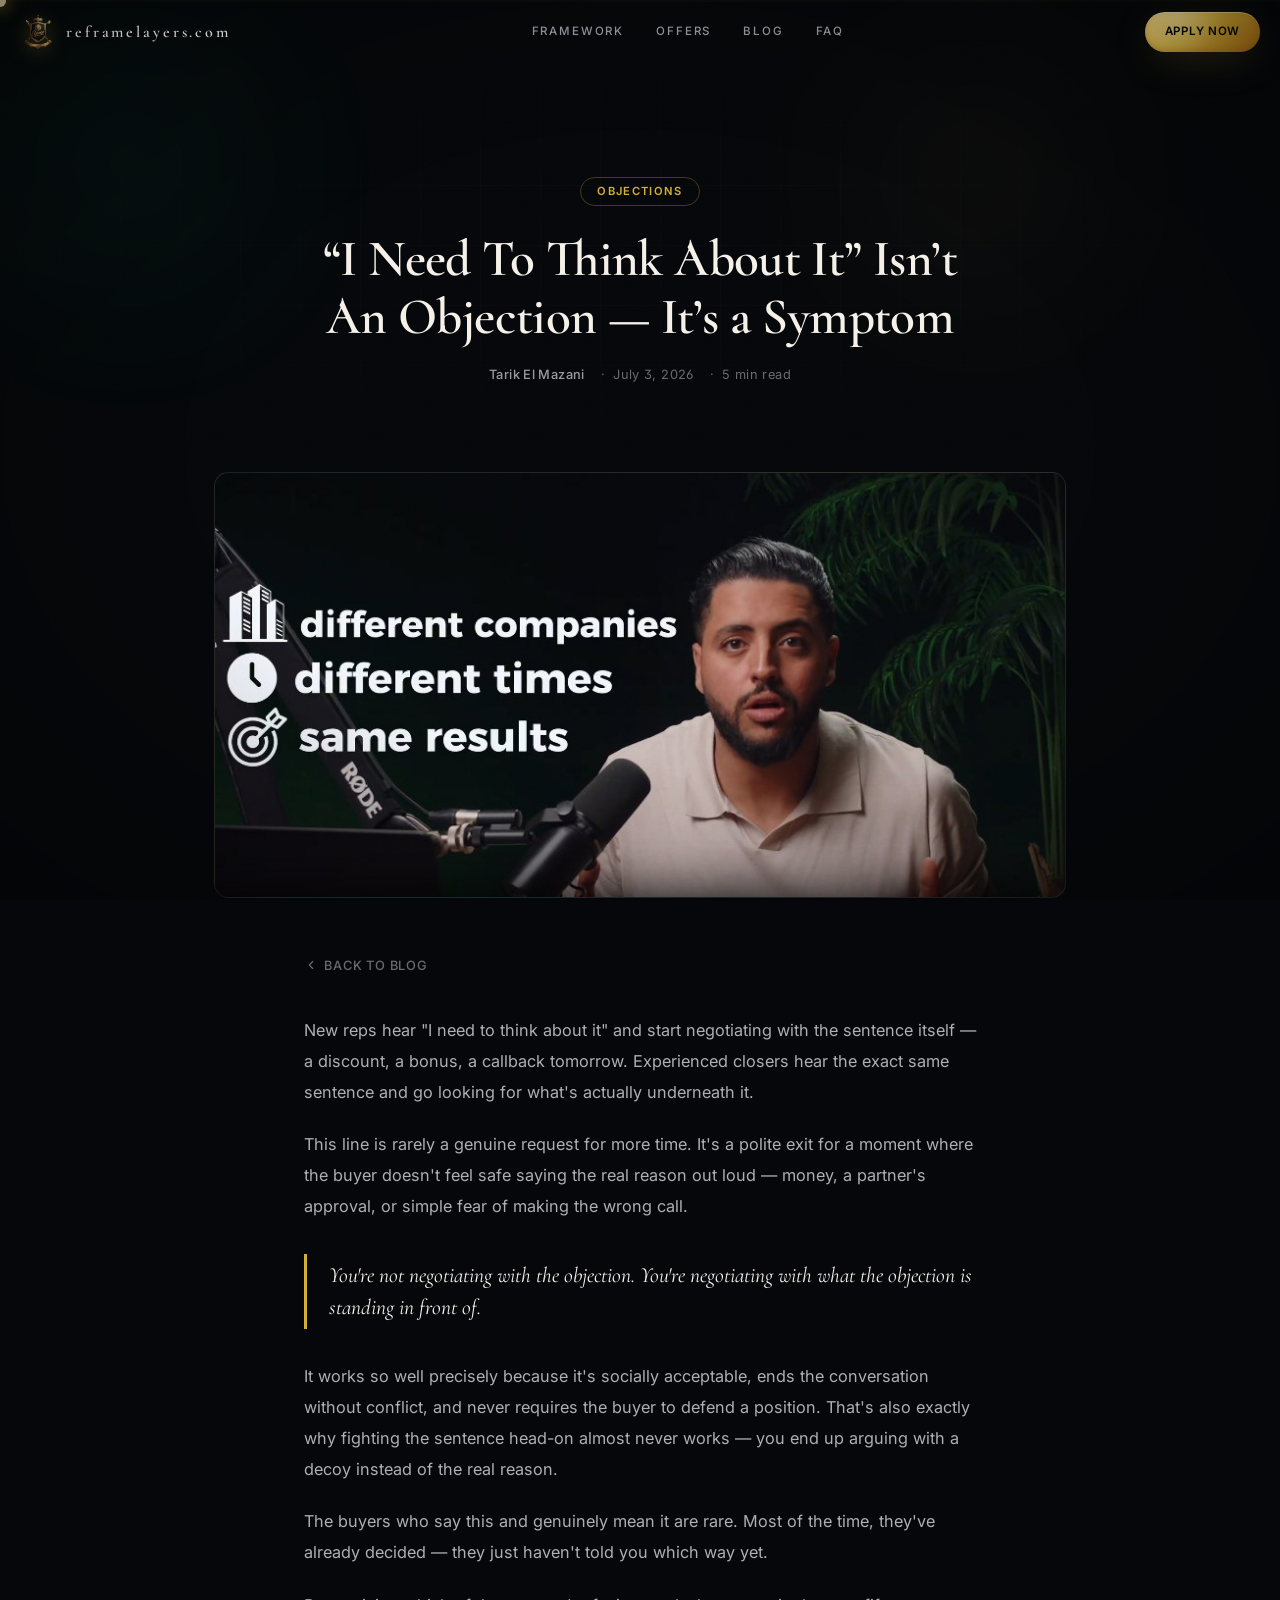
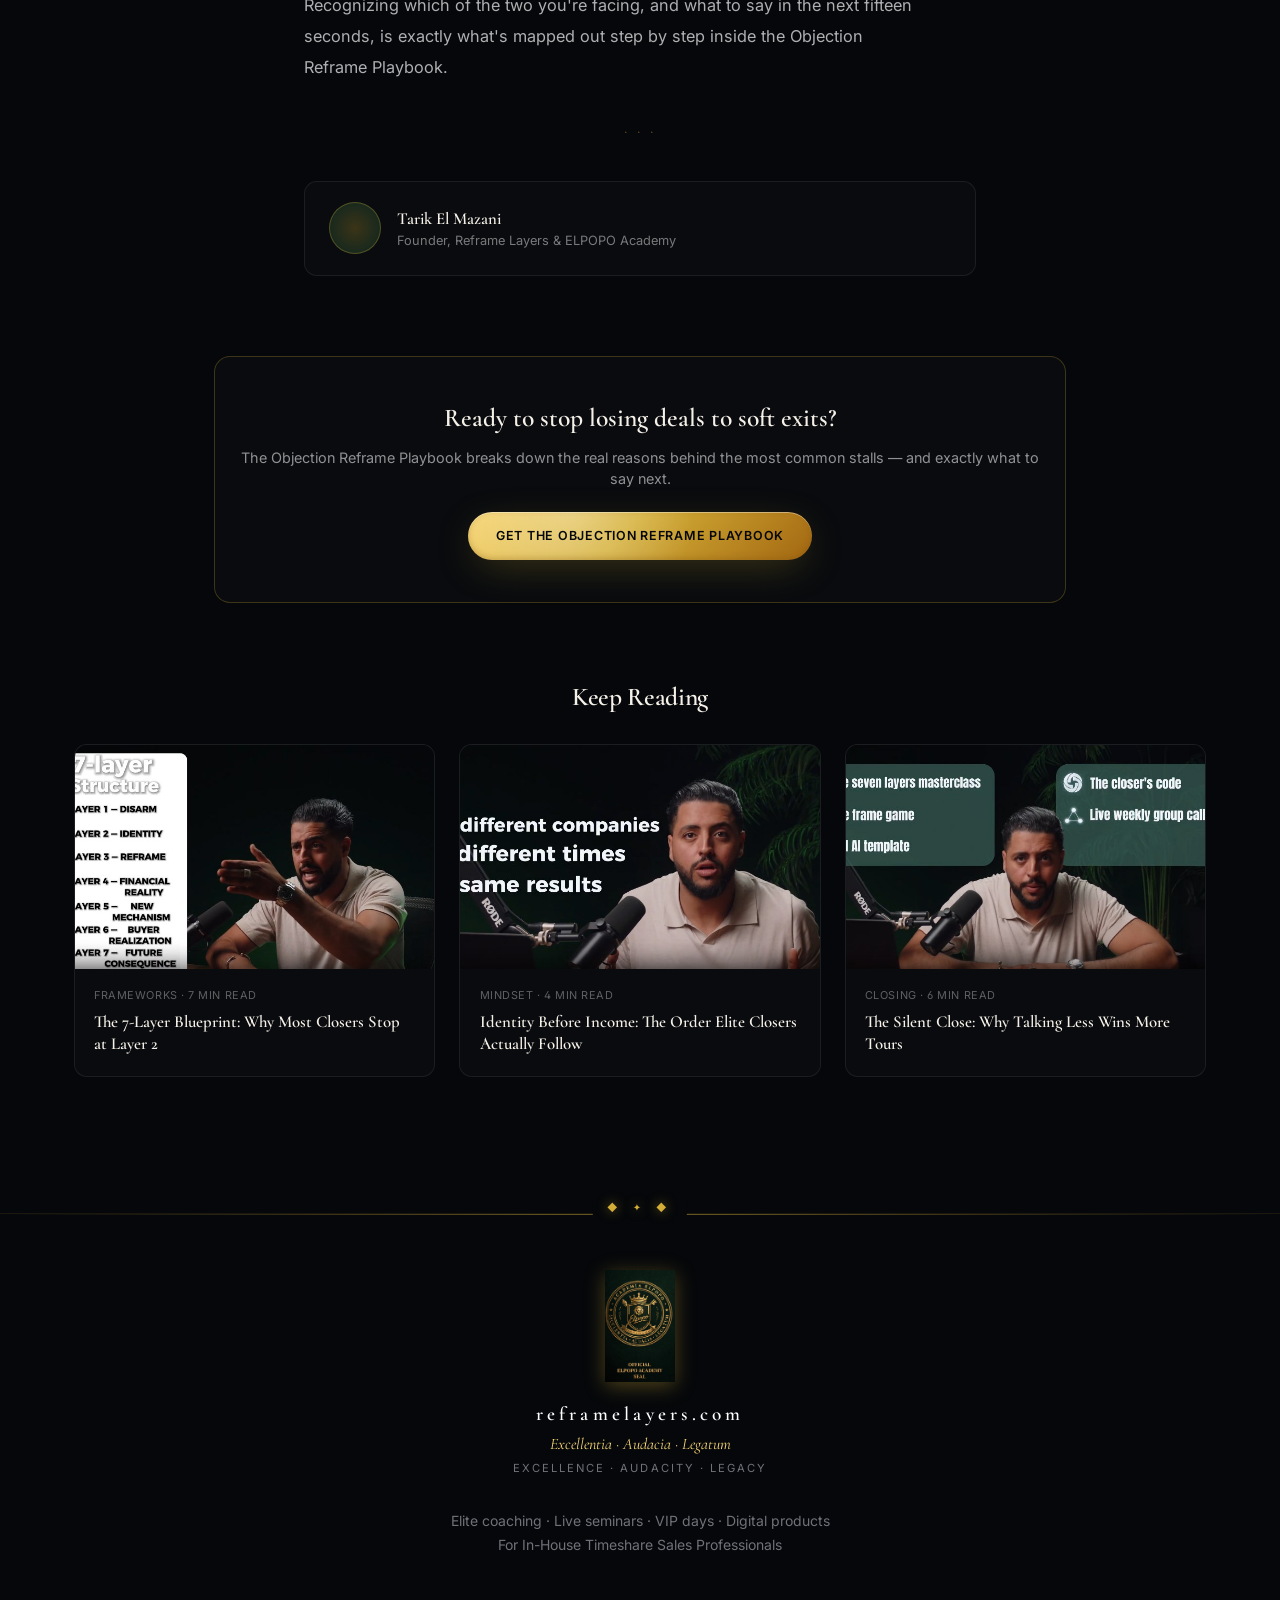
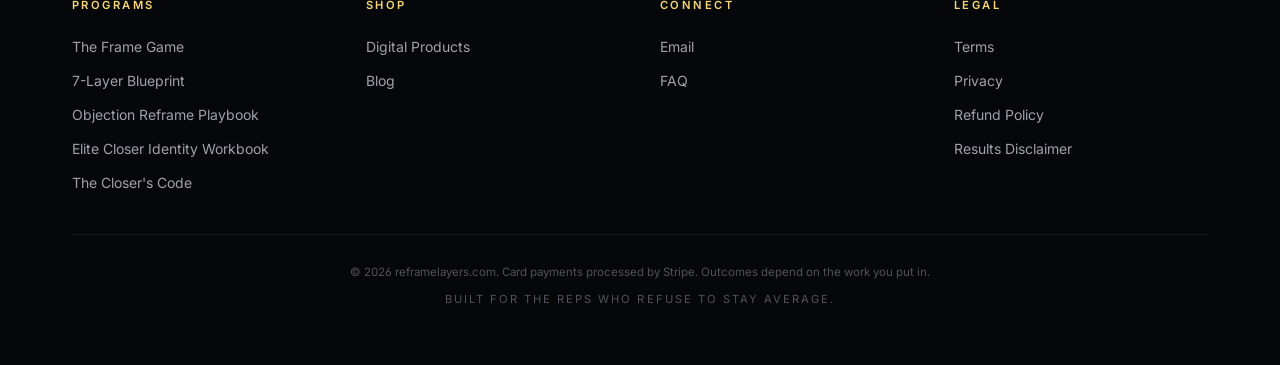
<file: blog-post-think-about-it.html>
<!DOCTYPE html>
<html lang="en">
<head>
<meta charset="UTF-8" />
<meta name="viewport" content="width=device-width, initial-scale=1.0" />
<meta name="theme-color" content="#05070a" />
<title>“I Need To Think About It” Isn’t An Objection — It’s a Symptom — reframelayers.com</title>
<meta name="robots" content="index, follow" />
<link rel="icon" type="image/png" sizes="512x512" href="assets/images/logo.png" />
<link rel="preconnect" href="https://fonts.googleapis.com" />
<link rel="preconnect" href="https://fonts.gstatic.com" crossorigin />
<link href="https://fonts.googleapis.com/css2?family=Cormorant+Garamond:ital,wght@0,400;0,500;0,600;0,700;1,400;1,500;1,600&family=Inter:wght@300;400;500;600;700;800&display=swap" rel="stylesheet" />
<link rel="stylesheet" href="css/styles.css" />
<style>
  /* ── Hero ── */
  .legal-hero {
    padding: 7rem 0 3rem;
    text-align: center;
    position: relative;
  }
  .legal-hero .grid-bg {
    position: absolute; inset: 0;
    background-image:
      linear-gradient(rgba(255,255,255,.03) 1px, transparent 1px),
      linear-gradient(90deg, rgba(255,255,255,.03) 1px, transparent 1px);
    background-size: 60px 60px;
    pointer-events: none;
  }
  .legal-hero .glow { position: absolute; border-radius: 50%; filter: blur(80px); pointer-events: none; }
  .legal-hero .glow-emerald {
    width: 400px; height: 400px;
    background: radial-gradient(circle, rgba(16,185,129,.12) 0%, transparent 70%);
    top: -100px; left: 10%;
  }
  .legal-hero .glow-gold {
    width: 350px; height: 350px;
    background: radial-gradient(circle, rgba(212,175,55,.10) 0%, transparent 70%);
    top: -60px; right: 10%;
  }
  .legal-hero-inner { position: relative; z-index: 1; }
  .legal-tag {
    display: inline-block;
    font-family: 'Inter', sans-serif;
    font-size: .7rem; font-weight: 600; letter-spacing: .12em; text-transform: uppercase;
    color: var(--clr-gold, #d4af37);
    border: 1px solid rgba(212,175,55,.3);
    border-radius: 2rem;
    padding: .3rem 1rem;
    margin-bottom: 1.5rem;
  }
  .legal-title {
    font-family: 'Cormorant Garamond', Georgia, serif;
    font-size: clamp(2rem, 4.6vw, 3.2rem);
    font-weight: 600;
    color: #f5f0e8;
    line-height: 1.15;
    margin-bottom: 1.1rem;
    max-width: 780px;
    margin-left: auto; margin-right: auto;
  }
  .post-meta {
    display: flex;
    justify-content: center;
    align-items: center;
    flex-wrap: wrap;
    gap: .5rem;
    font-family: 'Inter', sans-serif;
    font-size: .8rem;
    color: rgba(255,255,255,.4);
    letter-spacing: .03em;
  }
  .post-meta span + span::before { content: '·'; margin: 0 .5rem; }
  .post-meta .author { color: rgba(255,255,255,.6); font-weight: 500; }

  /* ── Cover image ── */
  .post-cover {
    max-width: 900px;
    margin: 2.5rem auto 0;
    padding: 0 1.5rem;
  }
  .post-cover .frame {
    aspect-ratio: 16/8;
    border-radius: .9rem;
    overflow: hidden;
    background:
      radial-gradient(circle at 25% 25%, rgba(16,185,129,.18), transparent 55%),
      radial-gradient(circle at 80% 75%, rgba(212,175,55,.16), transparent 55%),
      #0b0e13;
    border: 1px solid rgba(255,255,255,.07);
  }
  .post-cover .frame img { width: 100%; height: 100%; object-fit: cover; display: block; }

  /* ── Article body ── */
  .legal-body {
    max-width: 720px;
    margin: 0 auto;
    padding: 3.5rem 1.5rem 5rem;
  }
  .legal-back {
    display: inline-flex; align-items: center; gap: .4rem;
    font-family: 'Inter', sans-serif;
    font-size: .8rem; font-weight: 500; letter-spacing: .06em; text-transform: uppercase;
    color: rgba(255,255,255,.4);
    text-decoration: none;
    margin-bottom: 2.5rem;
    transition: color .2s;
  }
  .legal-back:hover { color: var(--clr-gold, #d4af37); }
  .legal-back svg { width: 14px; height: 14px; }

  .post-content p {
    font-family: 'Inter', sans-serif;
    font-size: 1.02rem;
    line-height: 1.9;
    color: rgba(255,255,255,.68);
    margin-bottom: 1.35rem;
  }
  .post-content h2 {
    font-family: 'Cormorant Garamond', Georgia, serif;
    font-size: 1.7rem;
    font-weight: 600;
    color: #f5f0e8;
    margin: 2.6rem 0 1rem;
  }
  .post-content h3 {
    font-family: 'Cormorant Garamond', Georgia, serif;
    font-size: 1.3rem;
    font-weight: 600;
    color: #f5f0e8;
    margin: 2rem 0 .8rem;
  }
  .post-content ul {
    list-style: none;
    padding: 0;
    margin: 0 0 1.4rem;
  }
  .post-content ul li {
    font-family: 'Inter', sans-serif;
    font-size: 1rem;
    line-height: 1.8;
    color: rgba(255,255,255,.68);
    padding-left: 1.5rem;
    position: relative;
    margin-bottom: .5rem;
  }
  .post-content ul li::before {
    content: '';
    position: absolute; left: 0; top: .75em;
    width: 5px; height: 5px;
    border-radius: 50%;
    background: var(--clr-gold, #d4af37);
    opacity: .7;
  }
  .post-content blockquote {
    font-family: 'Cormorant Garamond', Georgia, serif;
    font-style: italic;
    font-size: 1.35rem;
    line-height: 1.5;
    color: #f5f0e8;
    border-left: 3px solid var(--clr-gold, #d4af37);
    padding: .3rem 0 .3rem 1.4rem;
    margin: 2rem 0;
  }

  /* ── Divider ── */
  .legal-divider {
    text-align: center;
    margin: 2.5rem 0;
    color: rgba(212,175,55,.4);
    font-size: .75rem;
    letter-spacing: .3em;
  }

  /* ── Author box ── */
  .post-author-box {
    display: flex;
    align-items: center;
    gap: 1rem;
    background: rgba(255,255,255,.02);
    border: 1px solid rgba(255,255,255,.07);
    border-radius: .8rem;
    padding: 1.3rem 1.5rem;
    margin-top: 2.5rem;
  }
  .post-author-box .avatar {
    width: 52px; height: 52px;
    border-radius: 50%;
    background: radial-gradient(circle, rgba(212,175,55,.25), rgba(16,185,129,.15));
    flex-shrink: 0;
    border: 1px solid rgba(212,175,55,.3);
  }
  .post-author-box .name {
    font-family: 'Cormorant Garamond', Georgia, serif;
    font-size: 1.05rem;
    font-weight: 600;
    color: #f5f0e8;
  }
  .post-author-box .role {
    font-family: 'Inter', sans-serif;
    font-size: .8rem;
    color: rgba(255,255,255,.45);
  }

  /* ── CTA band ── */
  .post-cta {
    max-width: 900px;
    margin: 0 auto 5rem;
    padding: 0 1.5rem;
  }
  .post-cta-inner {
    text-align: center;
    background: rgba(255,255,255,.02);
    border: 1px solid rgba(212,175,55,.25);
    border-radius: 1rem;
    padding: 2.6rem 1.5rem;
  }
  .post-cta-inner h3 {
    font-family: 'Cormorant Garamond', Georgia, serif;
    font-size: 1.6rem;
    font-weight: 600;
    color: #f5f0e8;
    margin-bottom: .6rem;
  }
  .post-cta-inner p {
    font-family: 'Inter', sans-serif;
    font-size: .9rem;
    color: rgba(255,255,255,.55);
    margin-bottom: 1.4rem;
  }

  /* ── Related posts ── */
  .related-wrap {
    max-width: 1180px;
    margin: 0 auto;
    padding: 0 1.5rem 6rem;
  }
  .related-wrap h2 {
    font-family: 'Cormorant Garamond', Georgia, serif;
    font-size: 1.6rem;
    font-weight: 600;
    color: #f5f0e8;
    text-align: center;
    margin-bottom: 2rem;
  }
  .related-grid {
    display: grid;
    grid-template-columns: repeat(3, 1fr);
    gap: 1.5rem;
  }
  @media (max-width: 900px) { .related-grid { grid-template-columns: 1fr; } }
  .related-card {
    display: block;
    background: rgba(255,255,255,.02);
    border: 1px solid rgba(255,255,255,.07);
    border-radius: .8rem;
    overflow: hidden;
    text-decoration: none;
    transition: transform .2s, border-color .2s;
  }
  .related-card:hover { transform: translateY(-3px); border-color: rgba(212,175,55,.35); }
  .related-card .thumb {
    aspect-ratio: 16/10;
    background: radial-gradient(circle at 30% 30%, rgba(16,185,129,.15), transparent 60%), #0b0e13;
    overflow: hidden;
  }
  .related-card .thumb img { width: 100%; height: 100%; object-fit: cover; display: block; }
  .related-card .body { padding: 1.1rem 1.2rem 1.3rem; }
  .related-card .meta {
    font-family: 'Inter', sans-serif;
    font-size: .68rem;
    letter-spacing: .05em;
    text-transform: uppercase;
    color: rgba(255,255,255,.35);
    margin-bottom: .5rem;
  }
  .related-card h4 {
    font-family: 'Cormorant Garamond', Georgia, serif;
    font-weight: 600;
    color: #f5f0e8;
    font-size: 1.05rem;
    line-height: 1.3;
  }

  body { background: #05070a; }
</style>
</head>
<body>

<div class="scroll-progress" aria-hidden="true"><div class="scroll-progress-bar" id="scrollBar"></div></div>

<header class="nav" id="nav">
  <div class="nav-inner">
    <a href="index.html" class="brand">
      <span class="brand-mark" aria-hidden><img src="assets/images/logo.png" alt="" width="40" height="40" decoding="async" onerror="this.style.display='none';this.parentElement.textContent='🦁'"></span>
      <span class="brand-name">reframelayers.com</span>
    </a>
    <nav class="nav-links" aria-label="Primary">
      <a href="index.html#program">Framework</a>
      <a href="index.html#offer">Offers</a>
      <a href="blog.html">Blog</a>
      <a href="index.html#faq">FAQ</a>
    </nav>
    <a href="index.html#apply" class="btn btn-gold btn-sm nav-cta">Apply Now</a>
    <button type="button" class="nav-toggle" id="navToggle" aria-label="Toggle menu" aria-expanded="false">
      <span></span><span></span><span></span>
    </button>
  </div>
  <div class="nav-mobile" id="navMobile">
    <a href="index.html#program">Framework</a>
    <a href="index.html#offer">Offers</a>
    <a href="blog.html">Blog</a>
    <a href="index.html#faq">FAQ</a>
    <a href="index.html#apply" class="btn btn-gold btn-md" style="margin-top:.75rem;">Apply Now</a>
  </div>
</header>

<main id="top">

  <div class="legal-hero">
    <div class="grid-bg" aria-hidden="true"></div>
    <div class="glow glow-emerald" aria-hidden="true"></div>
    <div class="glow glow-gold" aria-hidden="true"></div>
    <div class="legal-hero-inner container">
      <div class="legal-tag">Objections</div>
      <h1 class="legal-title">“I Need To Think About It” Isn’t An Objection — It’s a Symptom</h1>
      <div class="post-meta">
        <span class="author">Tarik El Mazani</span>
        <span>July 3, 2026</span>
        <span>5 min read</span>
      </div>
    </div>
  </div>

  <div class="post-cover">
    <div class="frame">
      <img src="assets/images/blog/same-results-consistency.jpg" alt="Tarik El Mazani explaining why different companies and reps see the same recurring sales patterns">
    </div>
  </div>

  <div class="legal-body">
    <a href="blog.html" class="legal-back">
      <svg viewBox="0 0 24 24" fill="none" stroke="currentColor" stroke-width="2" stroke-linecap="round" stroke-linejoin="round"><polyline points="15 18 9 12 15 6"/></svg>
      Back to Blog
    </a>

    <div class="post-content">
      <p>New reps hear "I need to think about it" and start negotiating with the sentence itself — a discount, a bonus, a callback tomorrow. Experienced closers hear the exact same sentence and go looking for what's actually underneath it.</p>

      <p>This line is rarely a genuine request for more time. It's a polite exit for a moment where the buyer doesn't feel safe saying the real reason out loud — money, a partner's approval, or simple fear of making the wrong call.</p>

      <blockquote>You're not negotiating with the objection. You're negotiating with what the objection is standing in front of.</blockquote>

      <p>It works so well precisely because it's socially acceptable, ends the conversation without conflict, and never requires the buyer to defend a position. That's also exactly why fighting the sentence head-on almost never works — you end up arguing with a decoy instead of the real reason.</p>

      <p>The buyers who say this and genuinely mean it are rare. Most of the time, they've already decided — they just haven't told you which way yet.</p>

      <p>Recognizing which of the two you're facing, and what to say in the next fifteen seconds, is exactly what's mapped out step by step inside the Objection Reframe Playbook.</p>
    </div>

    <div class="legal-divider">· · ·</div>

    <div class="post-author-box">
      <div class="avatar" aria-hidden="true"></div>
      <div>
        <div class="name">Tarik El Mazani</div>
        <div class="role">Founder, Reframe Layers & ELPOPO Academy</div>
      </div>
    </div>
  </div>

  <div class="post-cta">
    <div class="post-cta-inner">
      <h3>Ready to stop losing deals to soft exits?</h3>
      <p>The Objection Reframe Playbook breaks down the real reasons behind the most common stalls — and exactly what to say next.</p>
      <a href="index.html#offer" class="btn btn-gold btn-md">Get The Objection Reframe Playbook</a>
    </div>
  </div>

  <div class="related-wrap">
    <h2>Keep Reading</h2>
    <div class="related-grid">
      <a href="blog-post-7-layer-blueprint.html" class="related-card">
        <div class="thumb"><img src="assets/images/blog/seven-layers-breakdown.jpg" alt="7-Layer Blueprint article thumbnail"></div>
        <div class="body">
          <div class="meta">Frameworks · 7 min read</div>
          <h4>The 7-Layer Blueprint: Why Most Closers Stop at Layer 2</h4>
        </div>
      </a>
      <a href="blog-post-identity-before-income.html" class="related-card">
        <div class="thumb"><img src="assets/images/blog/same-results-consistency.jpg" alt="Identity Before Income article thumbnail"></div>
        <div class="body">
          <div class="meta">Mindset · 4 min read</div>
          <h4>Identity Before Income: The Order Elite Closers Actually Follow</h4>
        </div>
      </a>
      <a href="blog-post-silent-close.html" class="related-card">
        <div class="thumb"><img src="assets/images/blog/closers-code-foundation.jpg" alt="The Closer's Code article thumbnail"></div>
        <div class="body">
          <div class="meta">Closing · 6 min read</div>
          <h4>The Silent Close: Why Talking Less Wins More Tours</h4>
        </div>
      </a>
    </div>
  </div>

</main>

<footer class="footer">
  <div class="container">
    <div class="footer-brand">
      <span class="brand-mark footer-brand-mark" aria-hidden><img src="assets/images/logo-seal.jpg" alt="" width="1320" height="2136" loading="lazy" decoding="async" onerror="this.style.display='none';this.parentElement.textContent='🦁'"></span>
      <div class="brand-name">reframelayers.com</div>
      <div class="motto">Excellentia · Audacia · Legatum</div>
      <div class="motto-en">Excellence · Audacity · Legacy</div>
    </div>
    <p class="footer-desc">Elite coaching · Live seminars · VIP days · Digital products<br>For In-House Timeshare Sales Professionals</p>
    <div class="footer-grid">
      <div>
        <div class="footer-h">Programs</div>
        <ul><li><a href="index.html#offer">The Frame Game</a></li><li><a href="index.html#offer">7-Layer Blueprint</a></li><li><a href="index.html#offer">Objection Reframe Playbook</a></li><li><a href="index.html#offer">Elite Closer Identity Workbook</a></li><li><a href="index.html#offer">The Closer's Code</a></li></ul>
      </div>
      <div>
        <div class="footer-h">Shop</div>
        <ul><li><a href="index.html#shop">Digital Products</a></li><li><a href="blog.html">Blog</a></li></ul>
      </div>
      <div>
        <div class="footer-h">Connect</div>
        <ul><li><a href="mailto:contact@reframelayers.com">Email</a></li><li><a href="index.html#faq">FAQ</a></li></ul>
      </div>
      <div>
        <div class="footer-h">Legal</div>
        <ul>
          <li><a href="terms.html">Terms</a></li>
          <li><a href="privacy.html">Privacy</a></li>
          <li><a href="refund.html">Refund Policy</a></li>
          <li><a href="disclaimer.html">Results Disclaimer</a></li>
        </ul>
      </div>
    </div>
    <div class="footer-bottom">
      <p>© <span id="year">2026</span> reframelayers.com. Card payments processed by Stripe. Outcomes depend on the work you put in.</p>
      <p class="uppercase small">Built for the reps who refuse to stay average.</p>
    </div>
  </div>
</footer>

<script>
  const bar = document.getElementById('scrollBar');
  if (bar) {
    window.addEventListener('scroll', () => {
      const pct = window.scrollY / (document.documentElement.scrollHeight - window.innerHeight) * 100;
      bar.style.width = Math.min(pct, 100) + '%';
    }, { passive: true });
  }
  const nav = document.getElementById('nav');
  if (nav) {
    window.addEventListener('scroll', () => {
      nav.classList.toggle('scrolled', window.scrollY > 40);
    }, { passive: true });
  }
  const toggle = document.getElementById('navToggle');
  const mobile = document.getElementById('navMobile');
  if (toggle && mobile) {
    toggle.addEventListener('click', () => {
      const open = mobile.classList.toggle('open');
      toggle.setAttribute('aria-expanded', open);
    });
  }
  const yr = document.getElementById('year');
  if (yr) yr.textContent = new Date().getFullYear();
</script>
</body>
</html>
</file>
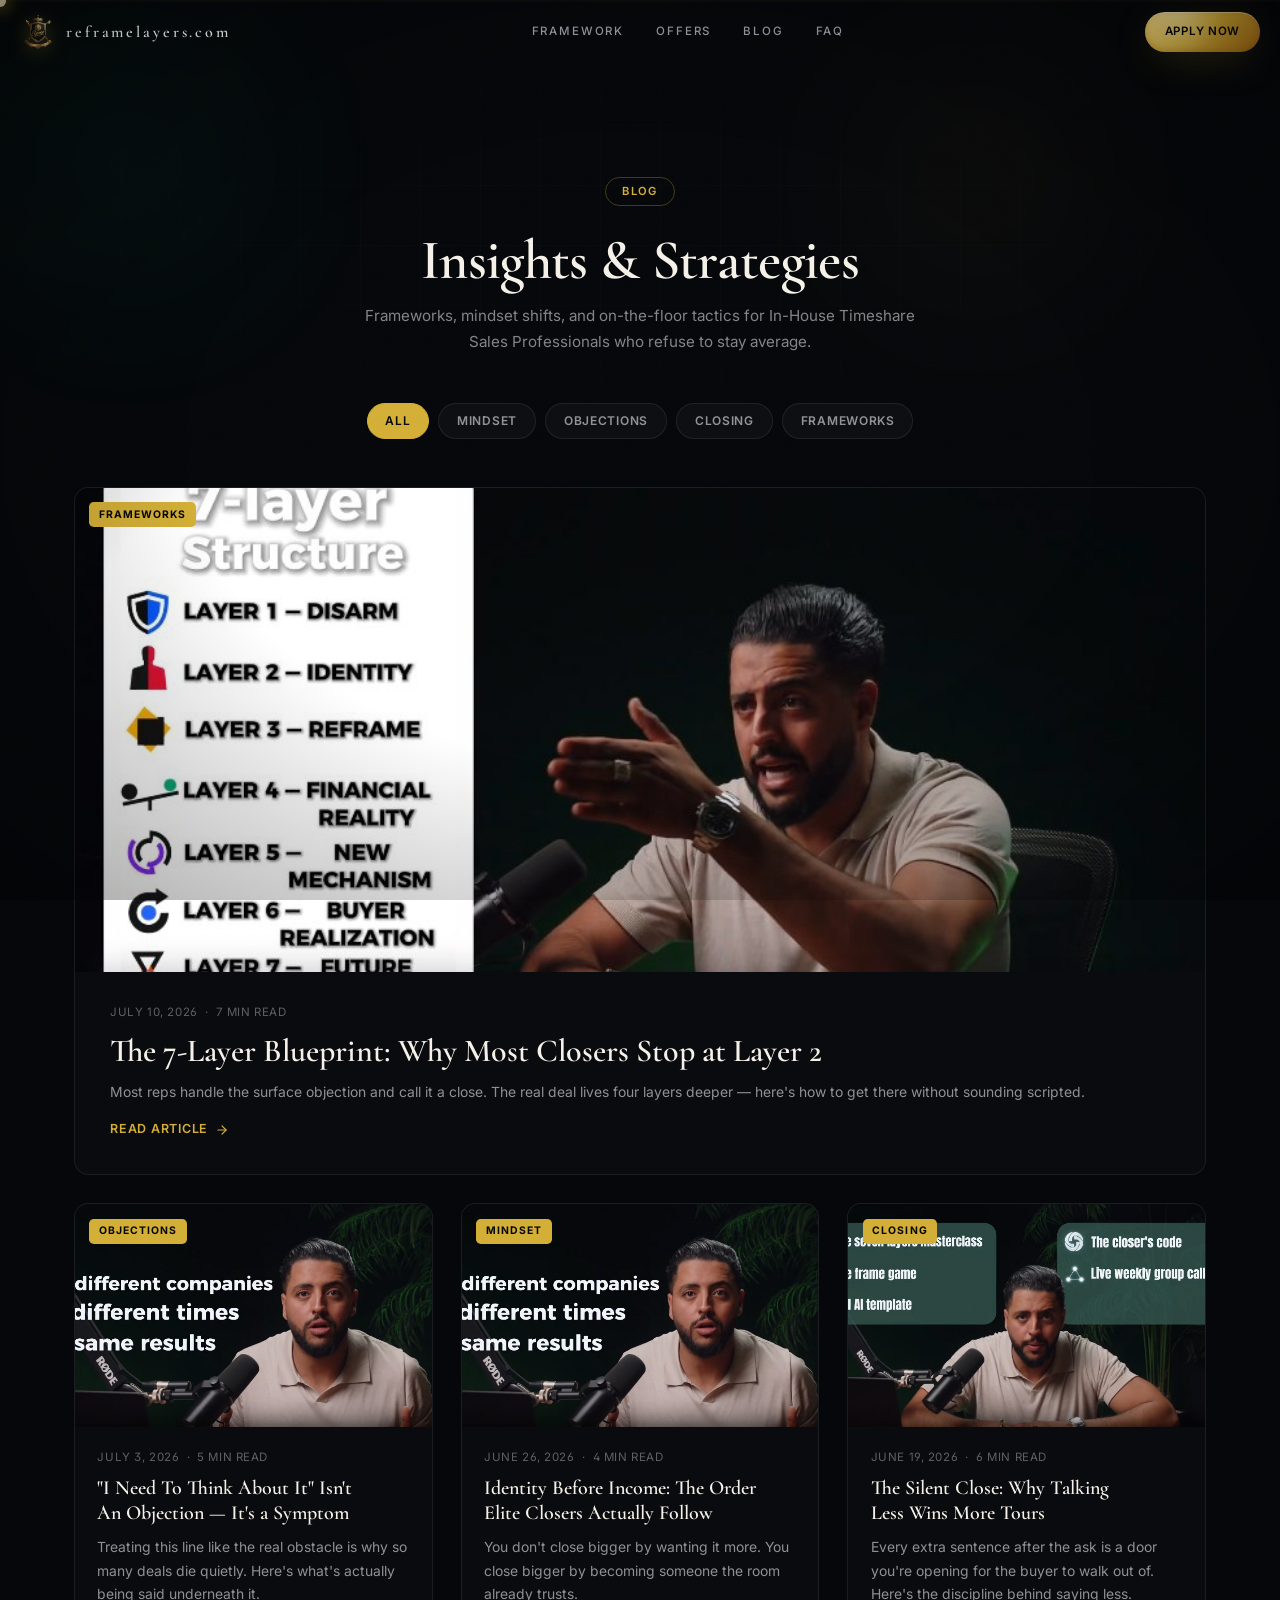
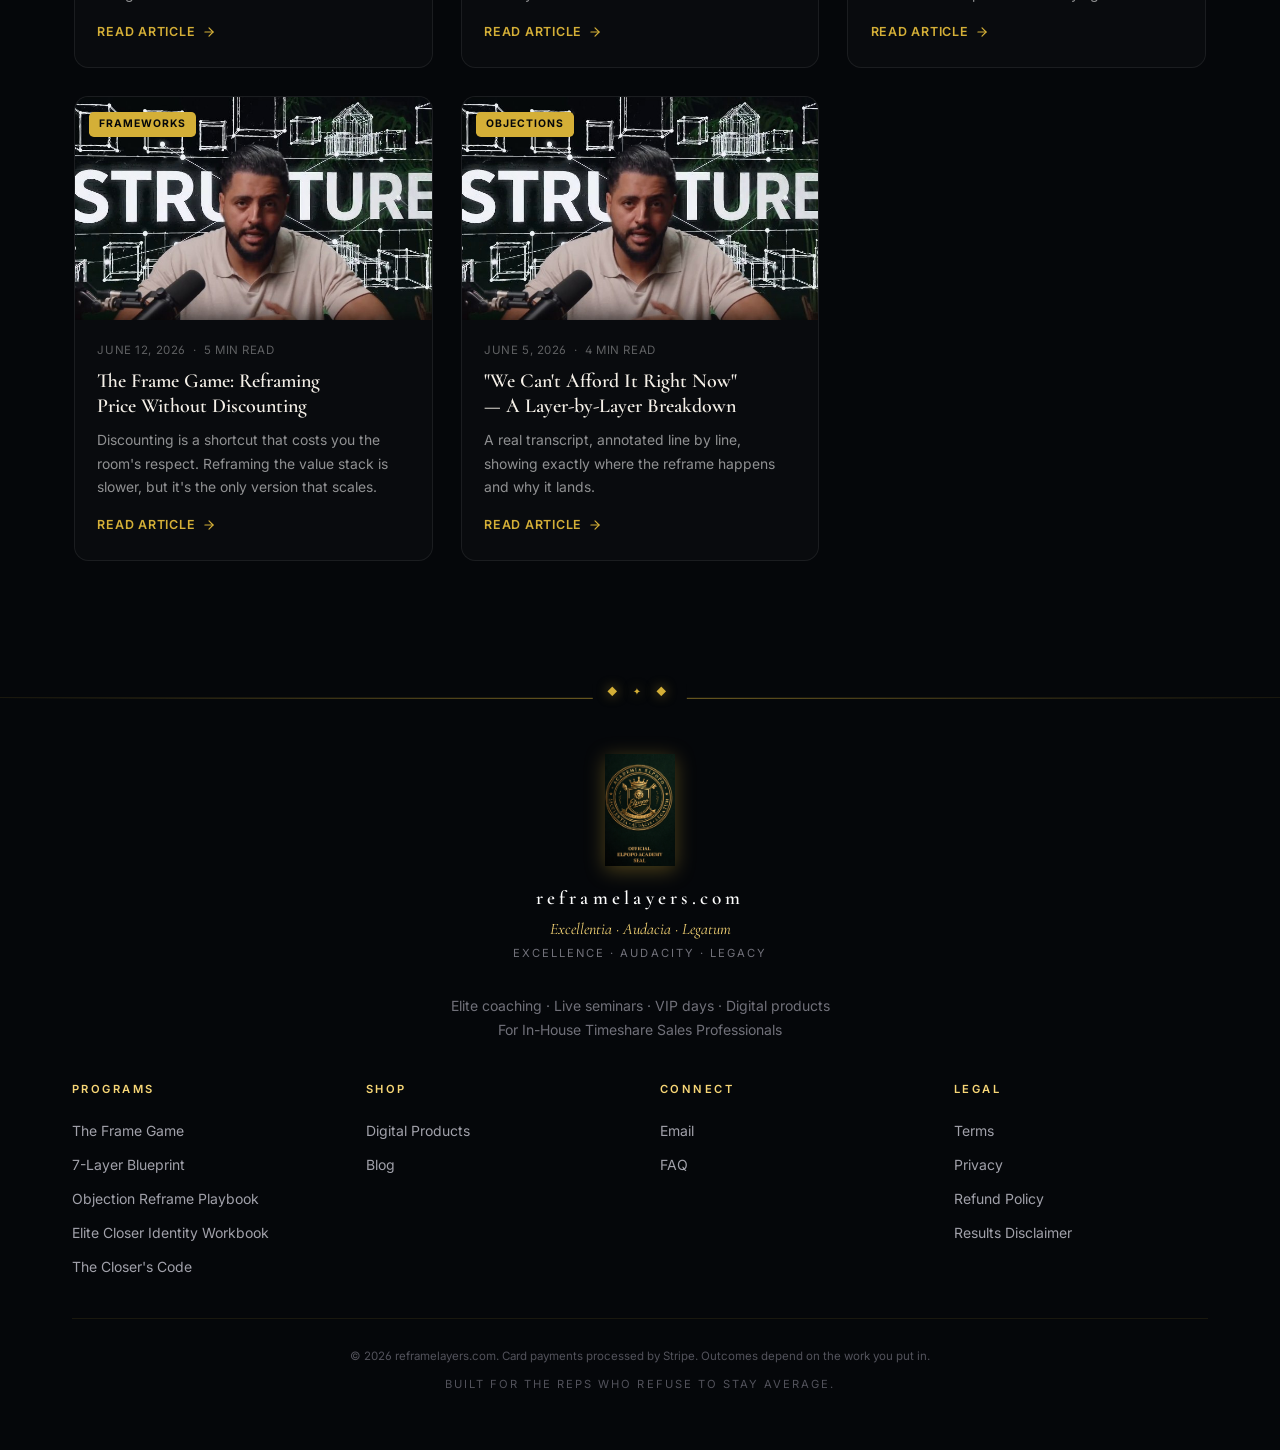
<file: blog.html>
<!DOCTYPE html>
<html lang="en">
<head>
<meta charset="UTF-8" />
<meta name="viewport" content="width=device-width, initial-scale=1.0" />
<meta name="theme-color" content="#05070a" />
<title>Blog — reframelayers.com</title>
<meta name="robots" content="index, follow" />
<link rel="icon" type="image/png" sizes="512x512" href="assets/images/logo.png" />
<link rel="preconnect" href="https://fonts.googleapis.com" />
<link rel="preconnect" href="https://fonts.gstatic.com" crossorigin />
<link href="https://fonts.googleapis.com/css2?family=Cormorant+Garamond:ital,wght@0,400;0,500;0,600;0,700;1,400;1,500;1,600&family=Inter:wght@300;400;500;600;700;800&display=swap" rel="stylesheet" />
<link rel="stylesheet" href="css/styles.css" />
<style>
  /* ── Blog hero (reuses legal-hero pattern) ── */
  .legal-hero {
    padding: 7rem 0 3rem;
    text-align: center;
    position: relative;
  }
  .legal-hero .grid-bg {
    position: absolute; inset: 0;
    background-image:
      linear-gradient(rgba(255,255,255,.03) 1px, transparent 1px),
      linear-gradient(90deg, rgba(255,255,255,.03) 1px, transparent 1px);
    background-size: 60px 60px;
    pointer-events: none;
  }
  .legal-hero .glow {
    position: absolute; border-radius: 50%; filter: blur(80px); pointer-events: none;
  }
  .legal-hero .glow-emerald {
    width: 400px; height: 400px;
    background: radial-gradient(circle, rgba(16,185,129,.12) 0%, transparent 70%);
    top: -100px; left: 10%;
  }
  .legal-hero .glow-gold {
    width: 350px; height: 350px;
    background: radial-gradient(circle, rgba(212,175,55,.10) 0%, transparent 70%);
    top: -60px; right: 10%;
  }
  .legal-hero-inner { position: relative; z-index: 1; }
  .legal-tag {
    display: inline-block;
    font-family: 'Inter', sans-serif;
    font-size: .7rem;
    font-weight: 600;
    letter-spacing: .12em;
    text-transform: uppercase;
    color: var(--clr-gold, #d4af37);
    border: 1px solid rgba(212,175,55,.3);
    border-radius: 2rem;
    padding: .3rem 1rem;
    margin-bottom: 1.5rem;
  }
  .legal-title {
    font-family: 'Cormorant Garamond', Georgia, serif;
    font-size: clamp(2.2rem, 5vw, 3.5rem);
    font-weight: 600;
    color: #f5f0e8;
    line-height: 1.1;
    margin-bottom: .75rem;
  }
  .legal-subtitle {
    font-family: 'Inter', sans-serif;
    font-size: .95rem;
    color: rgba(255,255,255,.5);
    max-width: 560px;
    margin: 0 auto;
    line-height: 1.7;
  }

  /* ── Blog grid ── */
  .blog-wrap {
    max-width: 1180px;
    margin: 0 auto;
    padding: 0 1.5rem 6rem;
  }

  .blog-filters {
    display: flex;
    flex-wrap: wrap;
    gap: .6rem;
    justify-content: center;
    margin-bottom: 3rem;
  }
  .blog-filter {
    font-family: 'Inter', sans-serif;
    font-size: .75rem;
    font-weight: 600;
    letter-spacing: .06em;
    text-transform: uppercase;
    color: rgba(255,255,255,.55);
    background: rgba(255,255,255,.03);
    border: 1px solid rgba(255,255,255,.08);
    border-radius: 2rem;
    padding: .5rem 1.1rem;
    cursor: pointer;
    transition: all .2s;
  }
  .blog-filter:hover { color: #f5f0e8; border-color: rgba(212,175,55,.3); }
  .blog-filter.active {
    color: #05070a;
    background: var(--clr-gold, #d4af37);
    border-color: var(--clr-gold, #d4af37);
  }

  .blog-grid {
    display: grid;
    grid-template-columns: repeat(3, 1fr);
    gap: 1.75rem;
  }
  .blog-grid .card-feature {
    grid-column: span 3;
  }
  @media (max-width: 980px) {
    .blog-grid { grid-template-columns: repeat(2, 1fr); }
    .blog-grid .card-feature { grid-column: span 2; }
  }
  @media (max-width: 640px) {
    .blog-grid { grid-template-columns: 1fr; }
    .blog-grid .card-feature { grid-column: span 1; }
  }

  .blog-card {
    display: flex;
    flex-direction: column;
    background: rgba(255,255,255,.02);
    border: 1px solid rgba(255,255,255,.07);
    border-radius: .9rem;
    overflow: hidden;
    text-decoration: none;
    transition: transform .25s ease, border-color .25s ease, background .25s ease;
  }
  .blog-card:hover {
    transform: translateY(-4px);
    border-color: rgba(212,175,55,.35);
    background: rgba(255,255,255,.035);
  }
  .blog-card .thumb {
    position: relative;
    aspect-ratio: 16/10;
    background:
      radial-gradient(circle at 30% 20%, rgba(16,185,129,.18), transparent 60%),
      radial-gradient(circle at 80% 80%, rgba(212,175,55,.15), transparent 60%),
      #0b0e13;
    overflow: hidden;
  }
  .blog-card.card-feature .thumb { aspect-ratio: 21/9; }
  .blog-card .thumb img {
    width: 100%; height: 100%; object-fit: cover; display: block;
  }
  .blog-card .thumb .cat-pill {
    position: absolute;
    top: .9rem; left: .9rem;
    font-family: 'Inter', sans-serif;
    font-size: .65rem;
    font-weight: 700;
    letter-spacing: .1em;
    text-transform: uppercase;
    color: #05070a;
    background: var(--clr-gold, #d4af37);
    border-radius: .3rem;
    padding: .3rem .6rem;
  }
  .blog-card .body {
    padding: 1.4rem 1.4rem 1.6rem;
    display: flex;
    flex-direction: column;
    flex: 1;
  }
  .blog-card.card-feature .body { padding: 2rem 2.2rem 2.2rem; }
  .blog-card .meta {
    font-family: 'Inter', sans-serif;
    font-size: .72rem;
    letter-spacing: .05em;
    text-transform: uppercase;
    color: rgba(255,255,255,.35);
    margin-bottom: .6rem;
  }
  .blog-card .meta span + span::before { content: '·'; margin: 0 .45rem; }
  .blog-card h3 {
    font-family: 'Cormorant Garamond', Georgia, serif;
    font-weight: 600;
    color: #f5f0e8;
    font-size: 1.25rem;
    line-height: 1.25;
    margin-bottom: .6rem;
  }
  .blog-card.card-feature h3 { font-size: 2rem; }
  .blog-card p.excerpt {
    font-family: 'Inter', sans-serif;
    font-size: .87rem;
    line-height: 1.7;
    color: rgba(255,255,255,.55);
    margin-bottom: 1rem;
    flex: 1;
  }
  .blog-card .read-more {
    font-family: 'Inter', sans-serif;
    font-size: .78rem;
    font-weight: 600;
    letter-spacing: .06em;
    text-transform: uppercase;
    color: var(--clr-gold, #d4af37);
    display: inline-flex;
    align-items: center;
    gap: .4rem;
  }
  .blog-card .read-more svg { width: 14px; height: 14px; transition: transform .2s; }
  .blog-card:hover .read-more svg { transform: translateX(3px); }

  body { background: #05070a; }
</style>
</head>
<body>

<div class="scroll-progress" aria-hidden="true"><div class="scroll-progress-bar" id="scrollBar"></div></div>

<header class="nav" id="nav">
  <div class="nav-inner">
    <a href="index.html" class="brand">
      <span class="brand-mark" aria-hidden><img src="assets/images/logo.png" alt="" width="40" height="40" decoding="async" onerror="this.style.display='none';this.parentElement.textContent='🦁'"></span>
      <span class="brand-name">reframelayers.com</span>
    </a>
    <nav class="nav-links" aria-label="Primary">
      <a href="index.html#program">Framework</a>
      <a href="index.html#offer">Offers</a>
      <a href="blog.html">Blog</a>
      <a href="index.html#faq">FAQ</a>
    </nav>
    <a href="index.html#apply" class="btn btn-gold btn-sm nav-cta">Apply Now</a>
    <button type="button" class="nav-toggle" id="navToggle" aria-label="Toggle menu" aria-expanded="false">
      <span></span><span></span><span></span>
    </button>
  </div>
  <div class="nav-mobile" id="navMobile">
    <a href="index.html#program">Framework</a>
    <a href="index.html#offer">Offers</a>
    <a href="blog.html">Blog</a>
    <a href="index.html#faq">FAQ</a>
    <a href="index.html#apply" class="btn btn-gold btn-md" style="margin-top:.75rem;">Apply Now</a>
  </div>
</header>

<main id="top">

  <div class="legal-hero">
    <div class="grid-bg" aria-hidden="true"></div>
    <div class="glow glow-emerald" aria-hidden="true"></div>
    <div class="glow glow-gold" aria-hidden="true"></div>
    <div class="legal-hero-inner container">
      <div class="legal-tag">Blog</div>
      <h1 class="legal-title">Insights & Strategies</h1>
      <p class="legal-subtitle">Frameworks, mindset shifts, and on-the-floor tactics for In-House Timeshare Sales Professionals who refuse to stay average.</p>
    </div>
  </div>

  <div class="blog-wrap">

    <div class="blog-filters">
      <button class="blog-filter active" data-filter="all">All</button>
      <button class="blog-filter" data-filter="mindset">Mindset</button>
      <button class="blog-filter" data-filter="objections">Objections</button>
      <button class="blog-filter" data-filter="closing">Closing</button>
      <button class="blog-filter" data-filter="frameworks">Frameworks</button>
    </div>

    <div class="blog-grid" id="blogGrid">

      <!-- Featured article -->
      <a href="blog-post-7-layer-blueprint.html" class="blog-card card-feature" data-category="frameworks">
        <div class="thumb">
          <span class="cat-pill">Frameworks</span>
          <img src="assets/images/blog/seven-layers-breakdown.jpg" alt="Tarik El Mazani breaking down the 7-layer close structure — disarm, identity, reframe, financial reality, mechanism, realization, consequence">
        </div>
        <div class="body">
          <div class="meta"><span>July 10, 2026</span><span>7 min read</span></div>
          <h3>The 7-Layer Blueprint: Why Most Closers Stop at Layer 2</h3>
          <p class="excerpt">Most reps handle the surface objection and call it a close. The real deal lives four layers deeper — here's how to get there without sounding scripted.</p>
          <span class="read-more">Read Article
            <svg viewBox="0 0 24 24" fill="none" stroke="currentColor" stroke-width="2" stroke-linecap="round" stroke-linejoin="round"><line x1="5" y1="12" x2="19" y2="12"/><polyline points="12 5 19 12 12 19"/></svg>
          </span>
        </div>
      </a>

      <!-- Standard cards -->
      <a href="blog-post-think-about-it.html" class="blog-card" data-category="objections">
        <div class="thumb">
          <span class="cat-pill">Objections</span>
          <img src="assets/images/blog/same-results-consistency.jpg" alt="Tarik El Mazani explaining why different companies and reps see the same recurring sales patterns">
        </div>
        <div class="body">
          <div class="meta"><span>July 3, 2026</span><span>5 min read</span></div>
          <h3>"I Need To Think About It" Isn't An Objection — It's a Symptom</h3>
          <p class="excerpt">Treating this line like the real obstacle is why so many deals die quietly. Here's what's actually being said underneath it.</p>
          <span class="read-more">Read Article
            <svg viewBox="0 0 24 24" fill="none" stroke="currentColor" stroke-width="2" stroke-linecap="round" stroke-linejoin="round"><line x1="5" y1="12" x2="19" y2="12"/><polyline points="12 5 19 12 12 19"/></svg>
          </span>
        </div>
      </a>

      <a href="blog-post-identity-before-income.html" class="blog-card" data-category="mindset">
        <div class="thumb">
          <span class="cat-pill">Mindset</span>
          <img src="assets/images/blog/same-results-consistency.jpg" alt="Tarik El Mazani explaining why the same patterns repeat across different companies and times">
        </div>
        <div class="body">
          <div class="meta"><span>June 26, 2026</span><span>4 min read</span></div>
          <h3>Identity Before Income: The Order Elite Closers Actually Follow</h3>
          <p class="excerpt">You don't close bigger by wanting it more. You close bigger by becoming someone the room already trusts.</p>
          <span class="read-more">Read Article
            <svg viewBox="0 0 24 24" fill="none" stroke="currentColor" stroke-width="2" stroke-linecap="round" stroke-linejoin="round"><line x1="5" y1="12" x2="19" y2="12"/><polyline points="12 5 19 12 12 19"/></svg>
          </span>
        </div>
      </a>

      <a href="blog-post-silent-close.html" class="blog-card" data-category="closing">
        <div class="thumb">
          <span class="cat-pill">Closing</span>
          <img src="assets/images/blog/closers-code-foundation.jpg" alt="Overview graphic listing The Closer's Code and the Reframe Layers resources">
        </div>
        <div class="body">
          <div class="meta"><span>June 19, 2026</span><span>6 min read</span></div>
          <h3>The Silent Close: Why Talking Less Wins More Tours</h3>
          <p class="excerpt">Every extra sentence after the ask is a door you're opening for the buyer to walk out of. Here's the discipline behind saying less.</p>
          <span class="read-more">Read Article
            <svg viewBox="0 0 24 24" fill="none" stroke="currentColor" stroke-width="2" stroke-linecap="round" stroke-linejoin="round"><line x1="5" y1="12" x2="19" y2="12"/><polyline points="12 5 19 12 12 19"/></svg>
          </span>
        </div>
      </a>

      <a href="blog-post-frame-game-pricing.html" class="blog-card" data-category="frameworks">
        <div class="thumb">
          <span class="cat-pill">Frameworks</span>
          <img src="assets/images/blog/structure-frame.jpg" alt="Tarik El Mazani on camera in front of a wireframe structure graphic, representing the Frame Game concept">
        </div>
        <div class="body">
          <div class="meta"><span>June 12, 2026</span><span>5 min read</span></div>
          <h3>The Frame Game: Reframing Price Without Discounting</h3>
          <p class="excerpt">Discounting is a shortcut that costs you the room's respect. Reframing the value stack is slower, but it's the only version that scales.</p>
          <span class="read-more">Read Article
            <svg viewBox="0 0 24 24" fill="none" stroke="currentColor" stroke-width="2" stroke-linecap="round" stroke-linejoin="round"><line x1="5" y1="12" x2="19" y2="12"/><polyline points="12 5 19 12 12 19"/></svg>
          </span>
        </div>
      </a>

      <a href="blog-post-cant-afford-it.html" class="blog-card" data-category="objections">
        <div class="thumb">
          <span class="cat-pill">Objections</span>
          <img src="assets/images/blog/structure-frame.jpg" alt="Tarik El Mazani on camera in front of a wireframe structure graphic">
        </div>
        <div class="body">
          <div class="meta"><span>June 5, 2026</span><span>4 min read</span></div>
          <h3>"We Can't Afford It Right Now" — A Layer-by-Layer Breakdown</h3>
          <p class="excerpt">A real transcript, annotated line by line, showing exactly where the reframe happens and why it lands.</p>
          <span class="read-more">Read Article
            <svg viewBox="0 0 24 24" fill="none" stroke="currentColor" stroke-width="2" stroke-linecap="round" stroke-linejoin="round"><line x1="5" y1="12" x2="19" y2="12"/><polyline points="12 5 19 12 12 19"/></svg>
          </span>
        </div>
      </a>

    </div>

    <p id="noResults" style="display:none; text-align:center; font-family:'Inter',sans-serif; font-size:.9rem; color:rgba(255,255,255,.4); margin-top:3rem;">No articles in this category yet.</p>

  </div>

</main>

<footer class="footer">
  <div class="container">
    <div class="footer-brand">
      <span class="brand-mark footer-brand-mark" aria-hidden><img src="assets/images/logo-seal.jpg" alt="" width="1320" height="2136" loading="lazy" decoding="async" onerror="this.style.display='none';this.parentElement.textContent='🦁'"></span>
      <div class="brand-name">reframelayers.com</div>
      <div class="motto">Excellentia · Audacia · Legatum</div>
      <div class="motto-en">Excellence · Audacity · Legacy</div>
    </div>
    <p class="footer-desc">Elite coaching · Live seminars · VIP days · Digital products<br>For In-House Timeshare Sales Professionals</p>
    <div class="footer-grid">
      <div>
        <div class="footer-h">Programs</div>
        <ul><li><a href="index.html#offer">The Frame Game</a></li><li><a href="index.html#offer">7-Layer Blueprint</a></li><li><a href="index.html#offer">Objection Reframe Playbook</a></li><li><a href="index.html#offer">Elite Closer Identity Workbook</a></li><li><a href="index.html#offer">The Closer's Code</a></li></ul>
      </div>
      <div>
        <div class="footer-h">Shop</div>
        <ul><li><a href="index.html#shop">Digital Products</a></li><li><a href="blog.html">Blog</a></li></ul>
      </div>
      <div>
        <div class="footer-h">Connect</div>
        <ul><li><a href="mailto:contact@reframelayers.com">Email</a></li><li><a href="index.html#faq">FAQ</a></li></ul>
      </div>
      <div>
        <div class="footer-h">Legal</div>
        <ul>
          <li><a href="terms.html">Terms</a></li>
          <li><a href="privacy.html">Privacy</a></li>
          <li><a href="refund.html">Refund Policy</a></li>
          <li><a href="disclaimer.html">Results Disclaimer</a></li>
        </ul>
      </div>
    </div>
    <div class="footer-bottom">
      <p>© <span id="year">2026</span> reframelayers.com. Card payments processed by Stripe. Outcomes depend on the work you put in.</p>
      <p class="uppercase small">Built for the reps who refuse to stay average.</p>
    </div>
  </div>
</footer>

<script>
  const bar = document.getElementById('scrollBar');
  if (bar) {
    window.addEventListener('scroll', () => {
      const pct = window.scrollY / (document.documentElement.scrollHeight - window.innerHeight) * 100;
      bar.style.width = Math.min(pct, 100) + '%';
    }, { passive: true });
  }
  const nav = document.getElementById('nav');
  if (nav) {
    window.addEventListener('scroll', () => {
      nav.classList.toggle('scrolled', window.scrollY > 40);
    }, { passive: true });
  }
  const toggle = document.getElementById('navToggle');
  const mobile = document.getElementById('navMobile');
  if (toggle && mobile) {
    toggle.addEventListener('click', () => {
      const open = mobile.classList.toggle('open');
      toggle.setAttribute('aria-expanded', open);
    });
  }
  const yr = document.getElementById('year');
  if (yr) yr.textContent = new Date().getFullYear();

  // Simple filter toggle (visual only — wire up to real categories/CMS as needed)
  document.querySelectorAll('.blog-filter').forEach(btn => {
    btn.addEventListener('click', () => {
      document.querySelectorAll('.blog-filter').forEach(b => b.classList.remove('active'));
      btn.classList.add('active');

      const filter = btn.dataset.filter;
      const cards = document.querySelectorAll('#blogGrid .blog-card');
      let visibleCount = 0;

      cards.forEach(card => {
        const matches = filter === 'all' || card.dataset.category === filter;
        card.style.display = matches ? '' : 'none';
        if (matches) visibleCount++;
      });

      const noResults = document.getElementById('noResults');
      if (noResults) noResults.style.display = visibleCount === 0 ? 'block' : 'none';
    });
  });
</script>
</body>
</html>
</file>
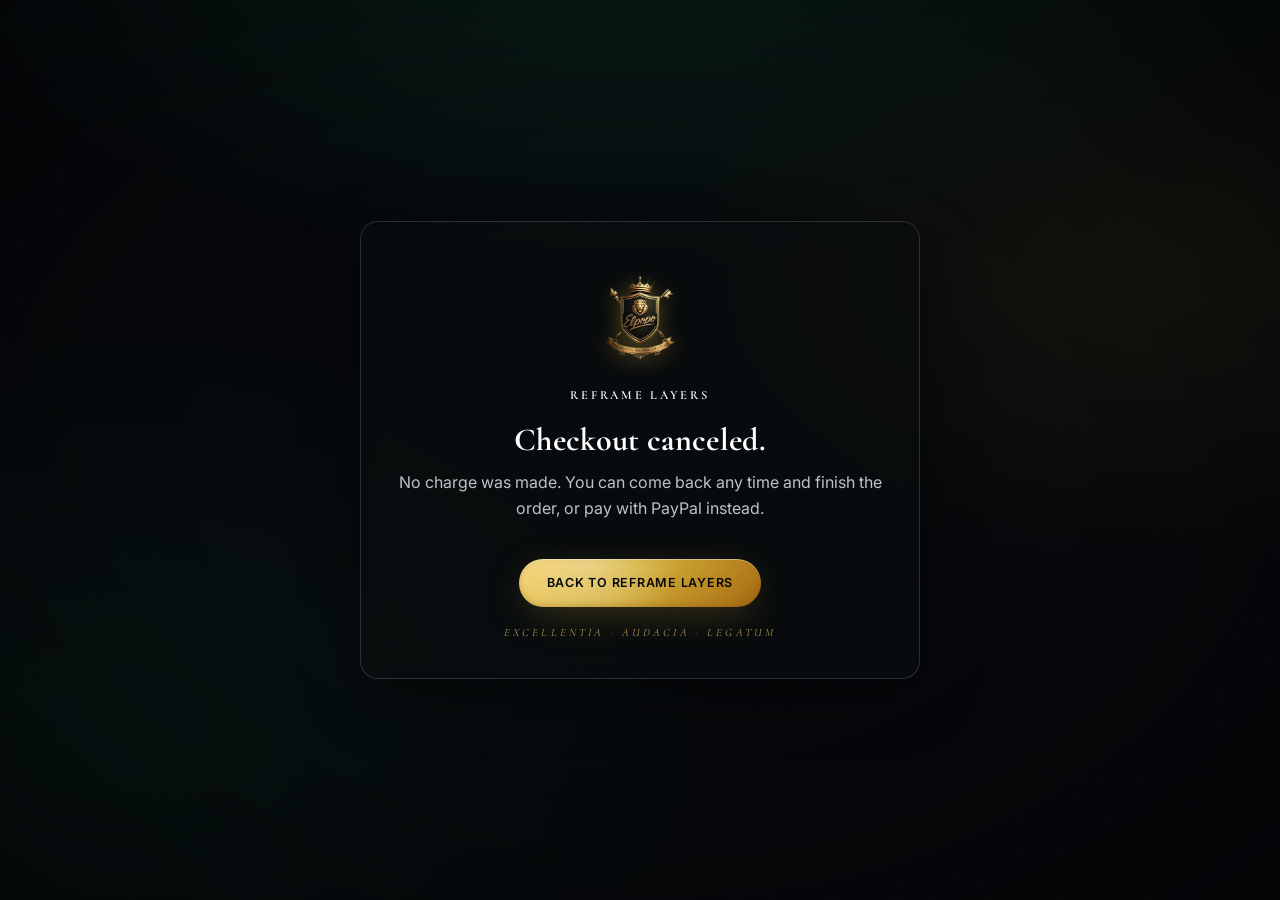
<file: cancel.html>
<!doctype html>
<html lang="en">
<head>
  <meta charset="utf-8" />
  <meta name="viewport" content="width=device-width, initial-scale=1" />
  <meta name="robots" content="noindex, nofollow" />
  <meta name="theme-color" content="#05070a" />
  <title>Checkout canceled - ELPOPO Academy</title>
  <meta name="description" content="Page shown when a payment attempt was canceled on ELPOPO Academy." />
  <link rel="preconnect" href="https://fonts.googleapis.com" />
  <link rel="preconnect" href="https://fonts.gstatic.com" crossorigin />
  <link href="https://fonts.googleapis.com/css2?family=Inter:wght@400;500;600;700&family=Cormorant+Garamond:wght@500;600;700&display=swap" rel="stylesheet" />
  <link rel="stylesheet" href="css/styles.css" />
  <script src="js/config.js"></script>
  <style>
    .pay-result-wrap {
      min-height: 100vh;
      display: flex; align-items: center; justify-content: center;
      padding: 24px;
    }
    .pay-result-card {
      max-width: 560px; width: 100%;
      background: rgba(10, 13, 16, 0.55);
      border: 1px solid rgba(255, 255, 255, 0.14);
      border-radius: 18px;
      padding: 44px 32px 36px;
      text-align: center;
      backdrop-filter: blur(8px);
      box-shadow: 0 18px 60px rgba(0, 0, 0, 0.45);
    }
    .pay-result-card .brand-mark {
      width: 5.5rem; height: 6.5rem;
      margin: 0 auto 16px;
      display: flex;
    }
    .pay-result-card .brand-name {
      display: block; letter-spacing: 0.22em; font-size: 0.78rem; margin-bottom: 18px;
    }
    .pay-result-card h1 {
      font-family: var(--font-display, 'Cormorant Garamond', Georgia, serif);
      font-size: 2rem; margin: 8px 0 14px; color: #fff;
      letter-spacing: 0.01em;
    }
    .pay-result-card p { margin: 0 0 12px; color: rgba(231, 236, 239, 0.82); line-height: 1.6; }
    .pay-result-card .motto {
      margin-top: 18px; font-size: 0.7rem; letter-spacing: 0.28em;
      color: rgba(247, 214, 118, 0.7); text-transform: uppercase;
    }
    .pay-result-card .btn { margin-top: 26px; }
  </style>
</head>
<body>
  <main
    class="
      pay-result-wrap
    "
  >
    <div
      class="
        pay-result-card
      "
    >
      <span
        class="
          brand-mark
        "
        aria-hidden="true"
      >
        <img src="assets/images/logo.png" data-cfg-logo alt="ELPOPO Academy crest" width="80" height="80" decoding="async" onerror="this.style.display='none';this.parentElement.textContent='🦁'" />
      </span>
      <span
        class="
          brand-name
        "
        data-cfg-business-name
      >ELPOPO ACADEMY</span>
      <h1>Checkout canceled.</h1>
      <p>No charge was made. You can come back any time and finish the order, or pay with PayPal instead.</p>
      <a
        href="/"
        class="
          btn btn-gold btn-md
        "
        data-cfg-back-label
      >Back to ELPOPO Academy</a>
      <div
        class="
          motto
        "
        data-cfg-motto
      >Excellentia · Audacia · Legatum</div>
    </div>
  </main>
  <script>
    (function () {
      var sc = window.SITE_CONFIG || {};
      if (sc.businessName) {
        document.title = document.title.replace(/ELPOPO ACADEMY|ELPOPO Academy/g, sc.businessName);
        document.querySelectorAll('[data-cfg-business-name]').forEach(function (el) { el.textContent = sc.businessName; });
        document.querySelectorAll('[data-cfg-back-label]').forEach(function (el) { el.textContent = 'Back to ' + sc.businessName; });
      }
      if (sc.logo) document.querySelectorAll('img[data-cfg-logo]').forEach(function (img) { img.src = sc.logo; });
      if (sc.motto) document.querySelectorAll('[data-cfg-motto]').forEach(function (el) { el.textContent = sc.motto; });
    })();
  </script>
</body>
</html>
</file>
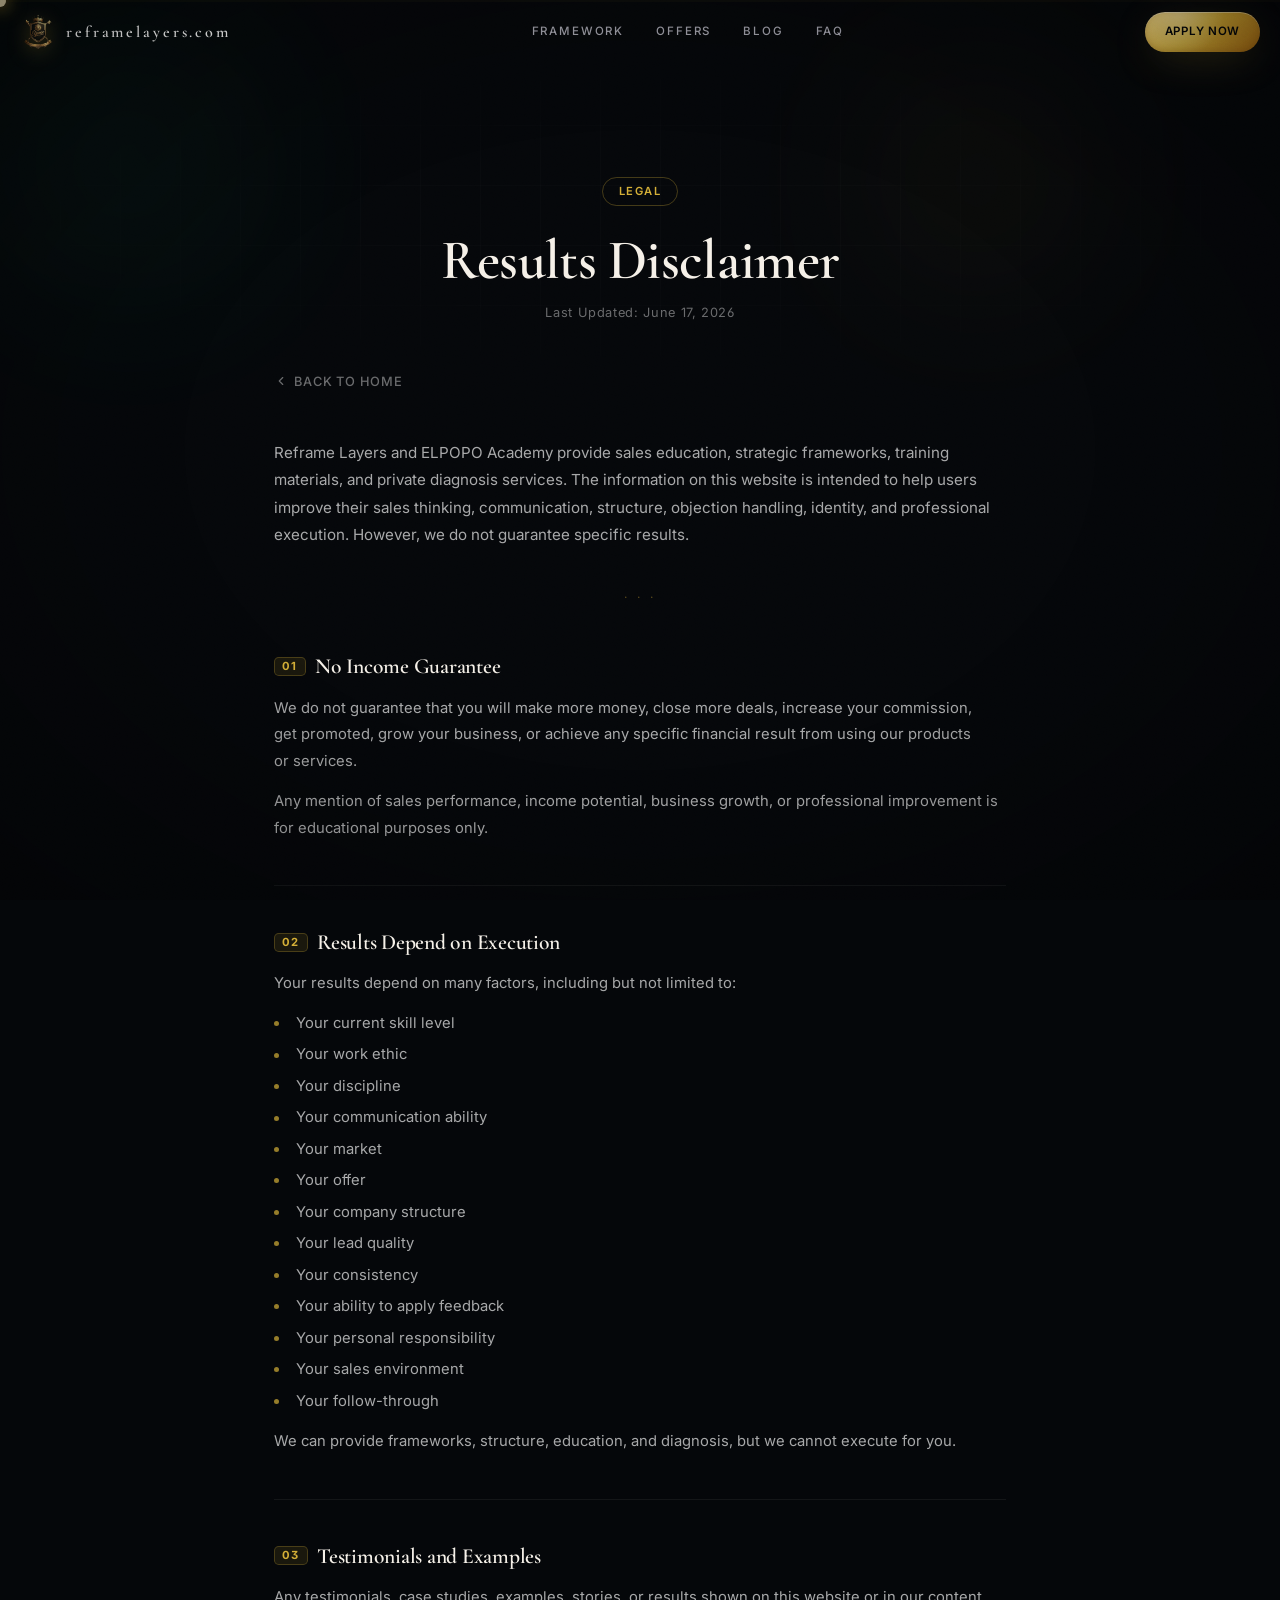
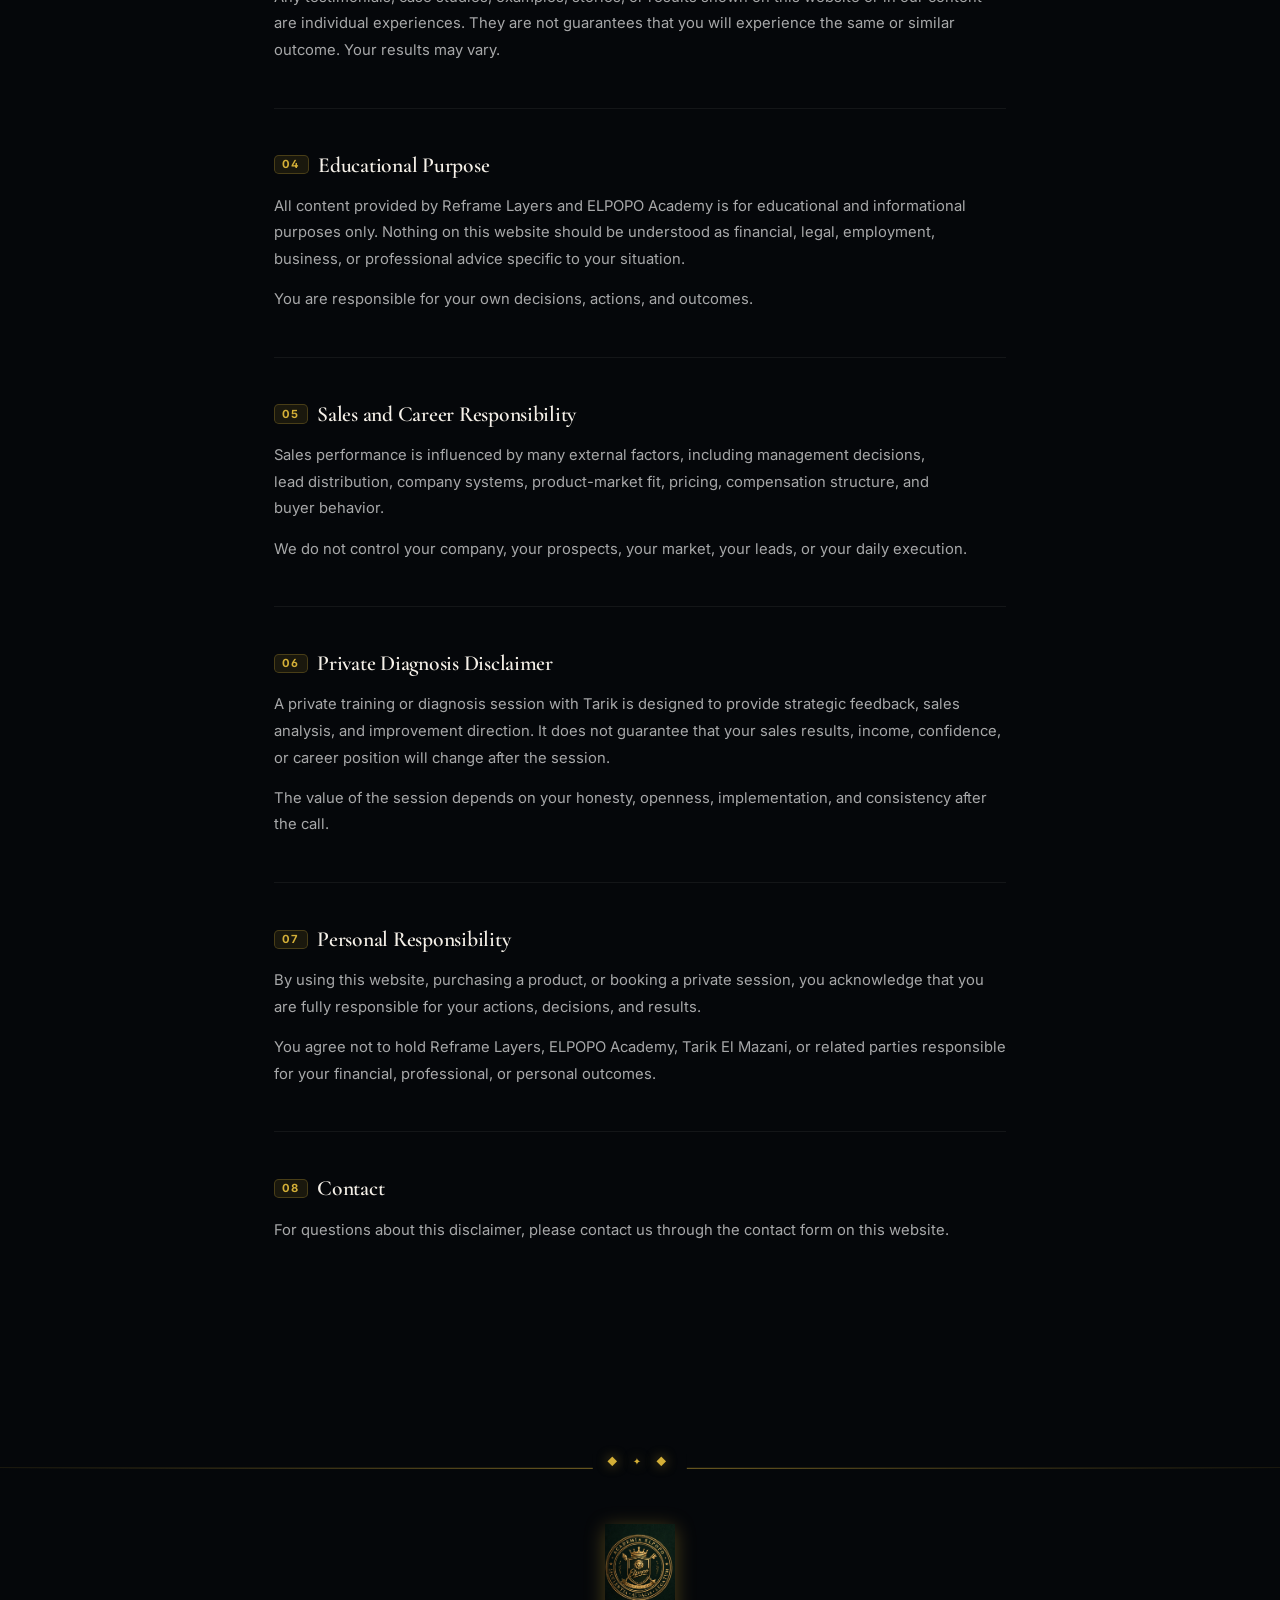
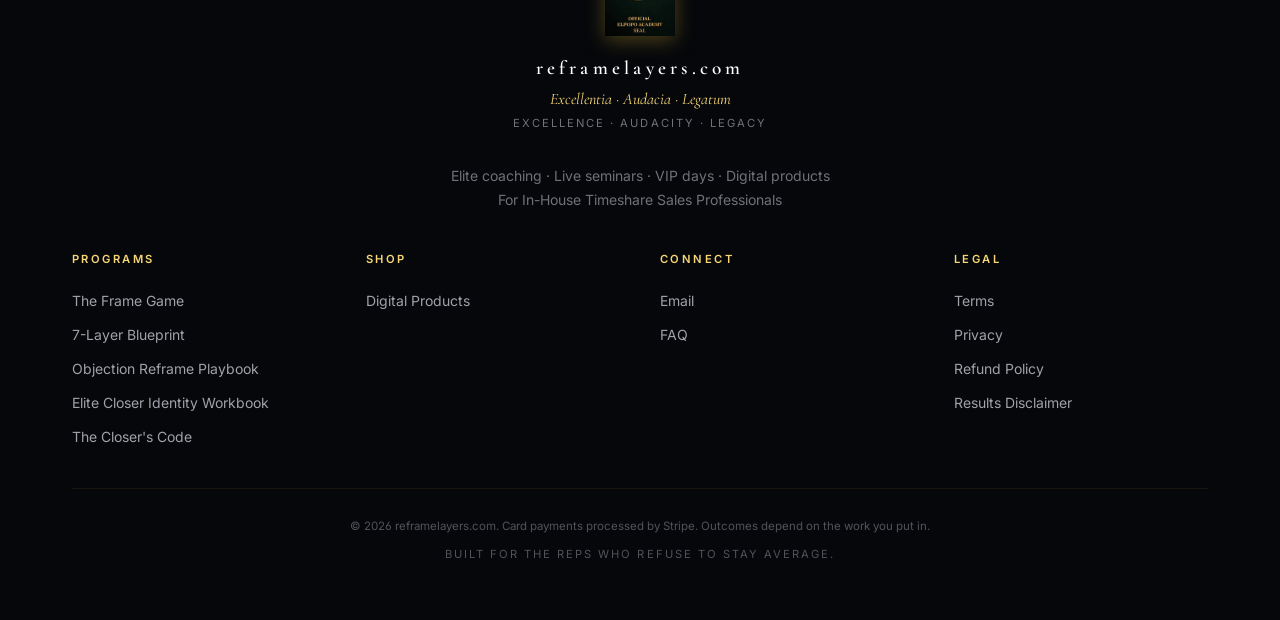
<file: disclaimer.html>
<!DOCTYPE html>
<html lang="en">
<head>
<meta charset="UTF-8" />
<meta name="viewport" content="width=device-width, initial-scale=1.0" />
<meta name="theme-color" content="#05070a" />
<title>Results Disclaimer — reframelayers.com</title>
<meta name="robots" content="noindex, follow" />
<link rel="icon" type="image/png" sizes="512x512" href="assets/images/logo.png" />
<link rel="preconnect" href="https://fonts.googleapis.com" />
<link rel="preconnect" href="https://fonts.gstatic.com" crossorigin />
<link href="https://fonts.googleapis.com/css2?family=Cormorant+Garamond:ital,wght@0,400;0,500;0,600;0,700;1,400;1,500;1,600&family=Inter:wght@300;400;500;600;700;800&display=swap" rel="stylesheet" />
<link rel="stylesheet" href="css/styles.css" />
<style>
  .legal-hero { padding: 7rem 0 3rem; text-align: center; position: relative; }
  .legal-hero .grid-bg { position: absolute; inset: 0; background-image: linear-gradient(rgba(255,255,255,.03) 1px, transparent 1px), linear-gradient(90deg, rgba(255,255,255,.03) 1px, transparent 1px); background-size: 60px 60px; pointer-events: none; }
  .legal-hero .glow { position: absolute; border-radius: 50%; filter: blur(80px); pointer-events: none; }
  .legal-hero .glow-emerald { width: 400px; height: 400px; background: radial-gradient(circle, rgba(16,185,129,.12) 0%, transparent 70%); top: -100px; left: 10%; }
  .legal-hero .glow-gold { width: 350px; height: 350px; background: radial-gradient(circle, rgba(212,175,55,.10) 0%, transparent 70%); top: -60px; right: 10%; }
  .legal-hero-inner { position: relative; z-index: 1; }
  .legal-tag { display: inline-block; font-family: 'Inter', sans-serif; font-size: .7rem; font-weight: 600; letter-spacing: .12em; text-transform: uppercase; color: var(--clr-gold, #d4af37); border: 1px solid rgba(212,175,55,.3); border-radius: 2rem; padding: .3rem 1rem; margin-bottom: 1.5rem; }
  .legal-title { font-family: 'Cormorant Garamond', Georgia, serif; font-size: clamp(2.2rem, 5vw, 3.5rem); font-weight: 600; color: #f5f0e8; line-height: 1.1; margin-bottom: .75rem; }
  .legal-date { font-family: 'Inter', sans-serif; font-size: .8rem; color: rgba(255,255,255,.4); letter-spacing: .05em; }
  .legal-body { max-width: 780px; margin: 0 auto; padding: 0 1.5rem 6rem; }
  .legal-section { margin-bottom: 2.75rem; padding-bottom: 2.75rem; border-bottom: 1px solid rgba(255,255,255,.06); }
  .legal-section:last-child { border-bottom: none; }
  .legal-section h2 { font-family: 'Cormorant Garamond', Georgia, serif; font-size: 1.35rem; font-weight: 600; color: #f5f0e8; margin-bottom: 1rem; display: flex; align-items: center; gap: .6rem; }
  .legal-section h2 .num { font-family: 'Inter', sans-serif; font-size: .7rem; font-weight: 700; letter-spacing: .1em; color: var(--clr-gold, #d4af37); background: rgba(212,175,55,.1); border: 1px solid rgba(212,175,55,.25); border-radius: .3rem; padding: .15rem .45rem; flex-shrink: 0; }
  .legal-section p { font-family: 'Inter', sans-serif; font-size: .925rem; line-height: 1.8; color: rgba(255,255,255,.65); margin-bottom: .85rem; }
  .legal-section p:last-child { margin-bottom: 0; }
  .legal-section ul { list-style: none; padding: 0; margin: .5rem 0 .85rem; }
  .legal-section ul li { font-family: 'Inter', sans-serif; font-size: .925rem; line-height: 1.75; color: rgba(255,255,255,.65); padding-left: 1.4rem; position: relative; margin-bottom: .35rem; }
  .legal-section ul li::before { content: ''; position: absolute; left: 0; top: .7em; width: 5px; height: 5px; border-radius: 50%; background: var(--clr-gold, #d4af37); opacity: .7; }
  .legal-back { display: inline-flex; align-items: center; gap: .4rem; font-family: 'Inter', sans-serif; font-size: .8rem; font-weight: 500; letter-spacing: .06em; text-transform: uppercase; color: rgba(255,255,255,.4); text-decoration: none; margin-bottom: 3rem; transition: color .2s; }
  .legal-back:hover { color: var(--clr-gold, #d4af37); }
  .legal-back svg { width: 14px; height: 14px; }
  .legal-divider { text-align: center; margin: 1.5rem 0 3rem; color: rgba(212,175,55,.4); font-size: .75rem; letter-spacing: .3em; }
  body { background: #05070a; }
</style>
</head>
<body>

<div class="scroll-progress" aria-hidden="true"><div class="scroll-progress-bar" id="scrollBar"></div></div>

<header class="nav" id="nav">
  <div class="nav-inner">
    <a href="index.html" class="brand">
      <span class="brand-mark" aria-hidden><img src="assets/images/logo.png" alt="" width="40" height="40" decoding="async" onerror="this.style.display='none';this.parentElement.textContent='🦁'"></span>
      <span class="brand-name">reframelayers.com</span>
    </a>
    <nav class="nav-links" aria-label="Primary">
      <a href="index.html#program">Framework</a>
      <a href="index.html#offer">Offers</a>
      <a href="blog.html">Blog</a>
      <a href="index.html#faq">FAQ</a>
    </nav>
    <a href="index.html#apply" class="btn btn-gold btn-sm nav-cta">Apply Now</a>
    <button type="button" class="nav-toggle" id="navToggle" aria-label="Toggle menu" aria-expanded="false">
      <span></span><span></span><span></span>
    </button>
  </div>
  <div class="nav-mobile" id="navMobile">
    <a href="index.html#program">Framework</a>
    <a href="index.html#offer">Offers</a>
    <a href="blog.html">Blog</a>
    <a href="index.html#faq">FAQ</a>
    <a href="index.html#apply" class="btn btn-gold btn-md" style="margin-top:.75rem;">Apply Now</a>
  </div>
</header>

<main id="top">

  <div class="legal-hero">
    <div class="grid-bg" aria-hidden="true"></div>
    <div class="glow glow-emerald" aria-hidden="true"></div>
    <div class="glow glow-gold" aria-hidden="true"></div>
    <div class="legal-hero-inner container">
      <div class="legal-tag">Legal</div>
      <h1 class="legal-title">Results Disclaimer</h1>
      <p class="legal-date">Last Updated: June 17, 2026</p>
    </div>
  </div>

  <div class="legal-body">
    <a href="index.html" class="legal-back">
      <svg viewBox="0 0 24 24" fill="none" stroke="currentColor" stroke-width="2" stroke-linecap="round" stroke-linejoin="round"><polyline points="15 18 9 12 15 6"/></svg>
      Back to Home
    </a>

    <p style="font-family:'Inter',sans-serif;font-size:.95rem;line-height:1.8;color:rgba(255,255,255,.65);margin-bottom:2.5rem;">
      Reframe Layers and ELPOPO Academy provide sales education, strategic frameworks, training materials, and private diagnosis services. The information on this website is intended to help users improve their sales thinking, communication, structure, objection handling, identity, and professional execution. However, we do not guarantee specific results.
    </p>

    <div class="legal-divider">· · ·</div>

    <div class="legal-section">
      <h2><span class="num">01</span> No Income Guarantee</h2>
      <p>We do not guarantee that you will make more money, close more deals, increase your commission, get promoted, grow your business, or achieve any specific financial result from using our products or services.</p>
      <p>Any mention of sales performance, income potential, business growth, or professional improvement is for educational purposes only.</p>
    </div>

    <div class="legal-section">
      <h2><span class="num">02</span> Results Depend on Execution</h2>
      <p>Your results depend on many factors, including but not limited to:</p>
      <ul>
        <li>Your current skill level</li>
        <li>Your work ethic</li>
        <li>Your discipline</li>
        <li>Your communication ability</li>
        <li>Your market</li>
        <li>Your offer</li>
        <li>Your company structure</li>
        <li>Your lead quality</li>
        <li>Your consistency</li>
        <li>Your ability to apply feedback</li>
        <li>Your personal responsibility</li>
        <li>Your sales environment</li>
        <li>Your follow-through</li>
      </ul>
      <p>We can provide frameworks, structure, education, and diagnosis, but we cannot execute for you.</p>
    </div>

    <div class="legal-section">
      <h2><span class="num">03</span> Testimonials and Examples</h2>
      <p>Any testimonials, case studies, examples, stories, or results shown on this website or in our content are individual experiences. They are not guarantees that you will experience the same or similar outcome. Your results may vary.</p>
    </div>

    <div class="legal-section">
      <h2><span class="num">04</span> Educational Purpose</h2>
      <p>All content provided by Reframe Layers and ELPOPO Academy is for educational and informational purposes only. Nothing on this website should be understood as financial, legal, employment, business, or professional advice specific to your situation.</p>
      <p>You are responsible for your own decisions, actions, and outcomes.</p>
    </div>

    <div class="legal-section">
      <h2><span class="num">05</span> Sales and Career Responsibility</h2>
      <p>Sales performance is influenced by many external factors, including management decisions, lead distribution, company systems, product-market fit, pricing, compensation structure, and buyer behavior.</p>
      <p>We do not control your company, your prospects, your market, your leads, or your daily execution.</p>
    </div>

    <div class="legal-section">
      <h2><span class="num">06</span> Private Diagnosis Disclaimer</h2>
      <p>A private training or diagnosis session with Tarik is designed to provide strategic feedback, sales analysis, and improvement direction. It does not guarantee that your sales results, income, confidence, or career position will change after the session.</p>
      <p>The value of the session depends on your honesty, openness, implementation, and consistency after the call.</p>
    </div>

    <div class="legal-section">
      <h2><span class="num">07</span> Personal Responsibility</h2>
      <p>By using this website, purchasing a product, or booking a private session, you acknowledge that you are fully responsible for your actions, decisions, and results.</p>
      <p>You agree not to hold Reframe Layers, ELPOPO Academy, Tarik El Mazani, or related parties responsible for your financial, professional, or personal outcomes.</p>
    </div>

    <div class="legal-section">
      <h2><span class="num">08</span> Contact</h2>
      <p>For questions about this disclaimer, please contact us through the contact form on this website.</p>
    </div>
  </div>

</main>

<footer class="footer">
  <div class="container">
    <div class="footer-brand">
      <span class="brand-mark footer-brand-mark" aria-hidden><img src="assets/images/logo-seal.jpg" alt="" width="1320" height="2136" loading="lazy" decoding="async" onerror="this.style.display='none';this.parentElement.textContent='🦁'"></span>
      <div class="brand-name">reframelayers.com</div>
      <div class="motto">Excellentia · Audacia · Legatum</div>
      <div class="motto-en">Excellence · Audacity · Legacy</div>
    </div>
    <p class="footer-desc">Elite coaching · Live seminars · VIP days · Digital products<br>For In-House Timeshare Sales Professionals</p>
    <div class="footer-grid">
      <div>
        <div class="footer-h">Programs</div>
        <ul><li><a href="index.html#offer">The Frame Game</a></li><li><a href="index.html#offer">7-Layer Blueprint</a></li><li><a href="index.html#offer">Objection Reframe Playbook</a></li><li><a href="index.html#offer">Elite Closer Identity Workbook</a></li><li><a href="index.html#offer">The Closer's Code</a></li></ul>
      </div>
      <div>
        <div class="footer-h">Shop</div>
        <ul><li><a href="index.html#shop">Digital Products</a></li></ul>
      </div>
      <div>
        <div class="footer-h">Connect</div>
        <ul><li><a href="mailto:contact@reframelayers.com">Email</a></li><li><a href="index.html#faq">FAQ</a></li></ul>
      </div>
      <div>
        <div class="footer-h">Legal</div>
        <ul>
          <li><a href="terms.html">Terms</a></li>
          <li><a href="privacy.html">Privacy</a></li>
          <li><a href="refund.html">Refund Policy</a></li>
          <li><a href="disclaimer.html">Results Disclaimer</a></li>
        </ul>
      </div>
    </div>
    <div class="footer-bottom">
      <p>© <span id="year">2026</span> reframelayers.com. Card payments processed by Stripe. Outcomes depend on the work you put in.</p>
      <p class="uppercase small">Built for the reps who refuse to stay average.</p>
    </div>
  </div>
</footer>

<script>
  const bar = document.getElementById('scrollBar');
  if (bar) window.addEventListener('scroll', () => { bar.style.width = Math.min(window.scrollY / (document.documentElement.scrollHeight - window.innerHeight) * 100, 100) + '%'; }, { passive: true });
  const nav = document.getElementById('nav');
  if (nav) window.addEventListener('scroll', () => { nav.classList.toggle('scrolled', window.scrollY > 40); }, { passive: true });
  const toggle = document.getElementById('navToggle');
  const mobile = document.getElementById('navMobile');
  if (toggle && mobile) toggle.addEventListener('click', () => { const open = mobile.classList.toggle('open'); toggle.setAttribute('aria-expanded', open); });
  const yr = document.getElementById('year');
  if (yr) yr.textContent = new Date().getFullYear();
</script>
</body>
</html>
</file>
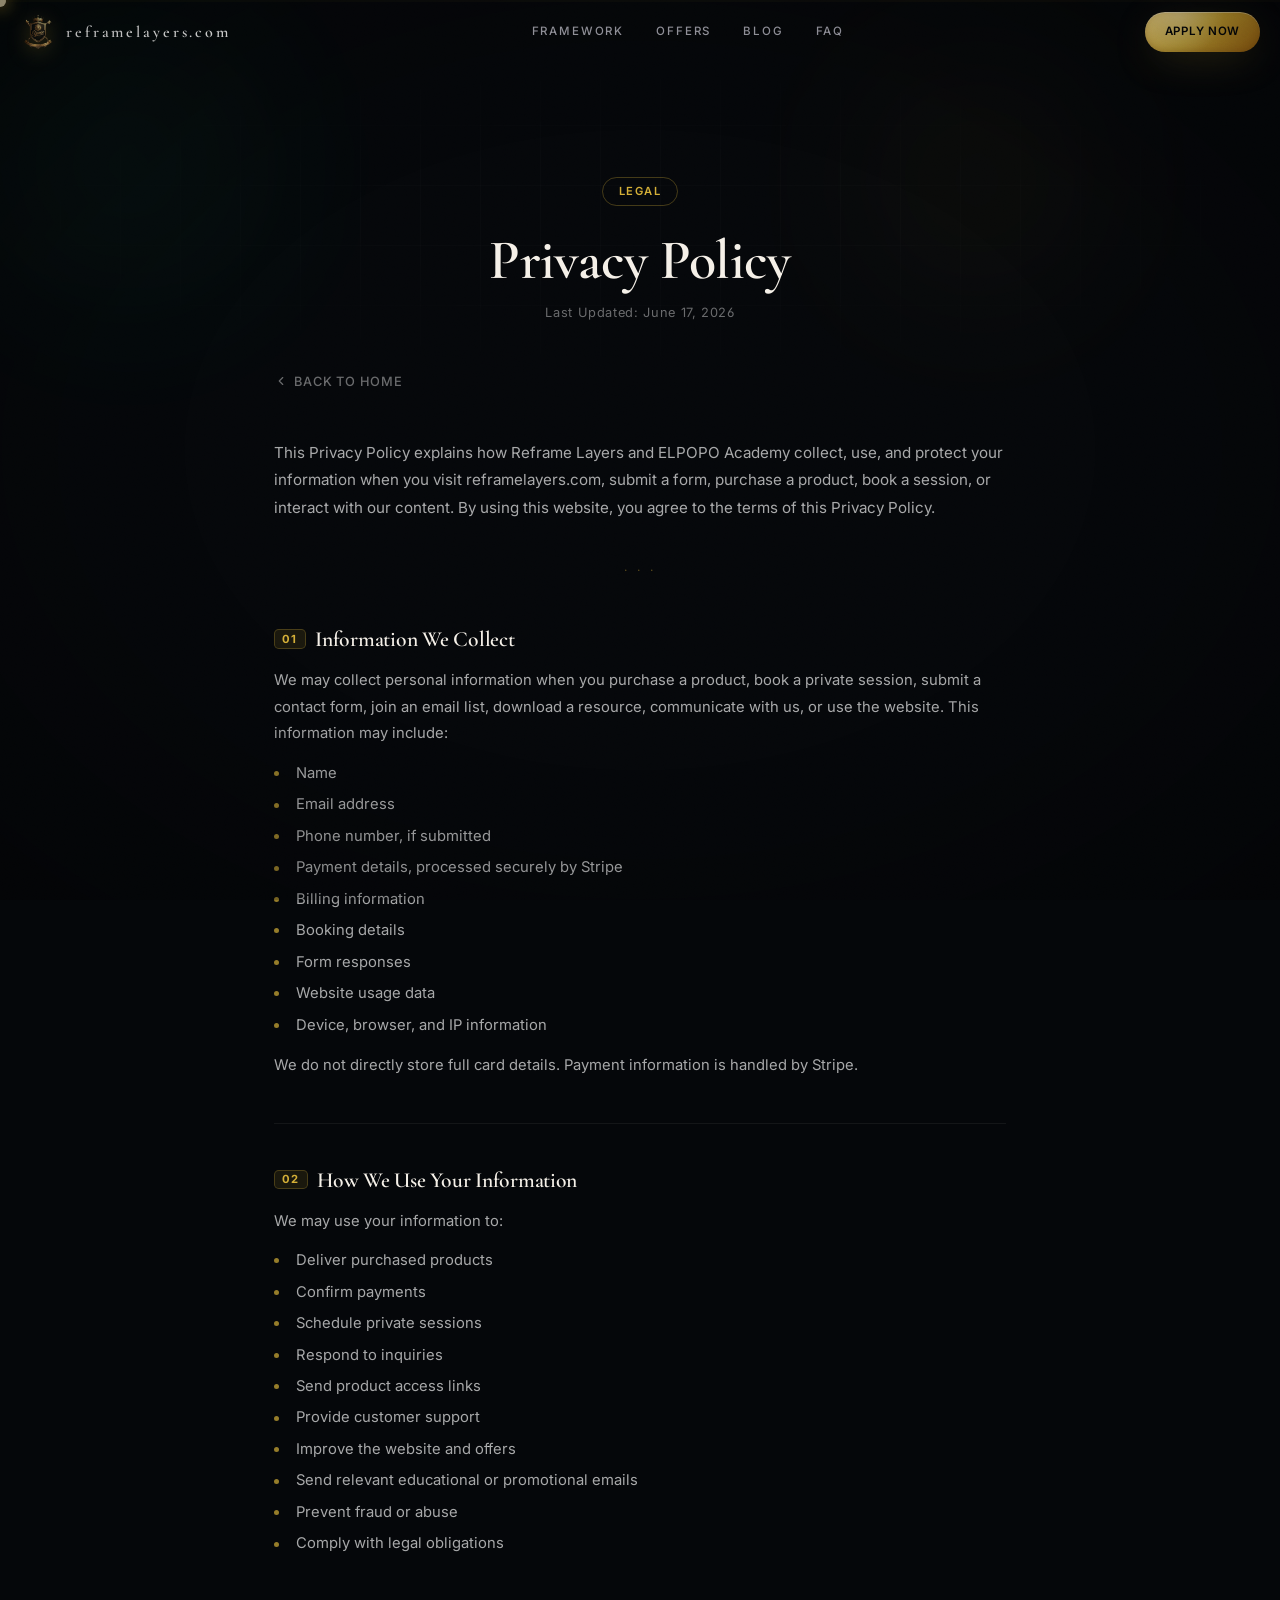
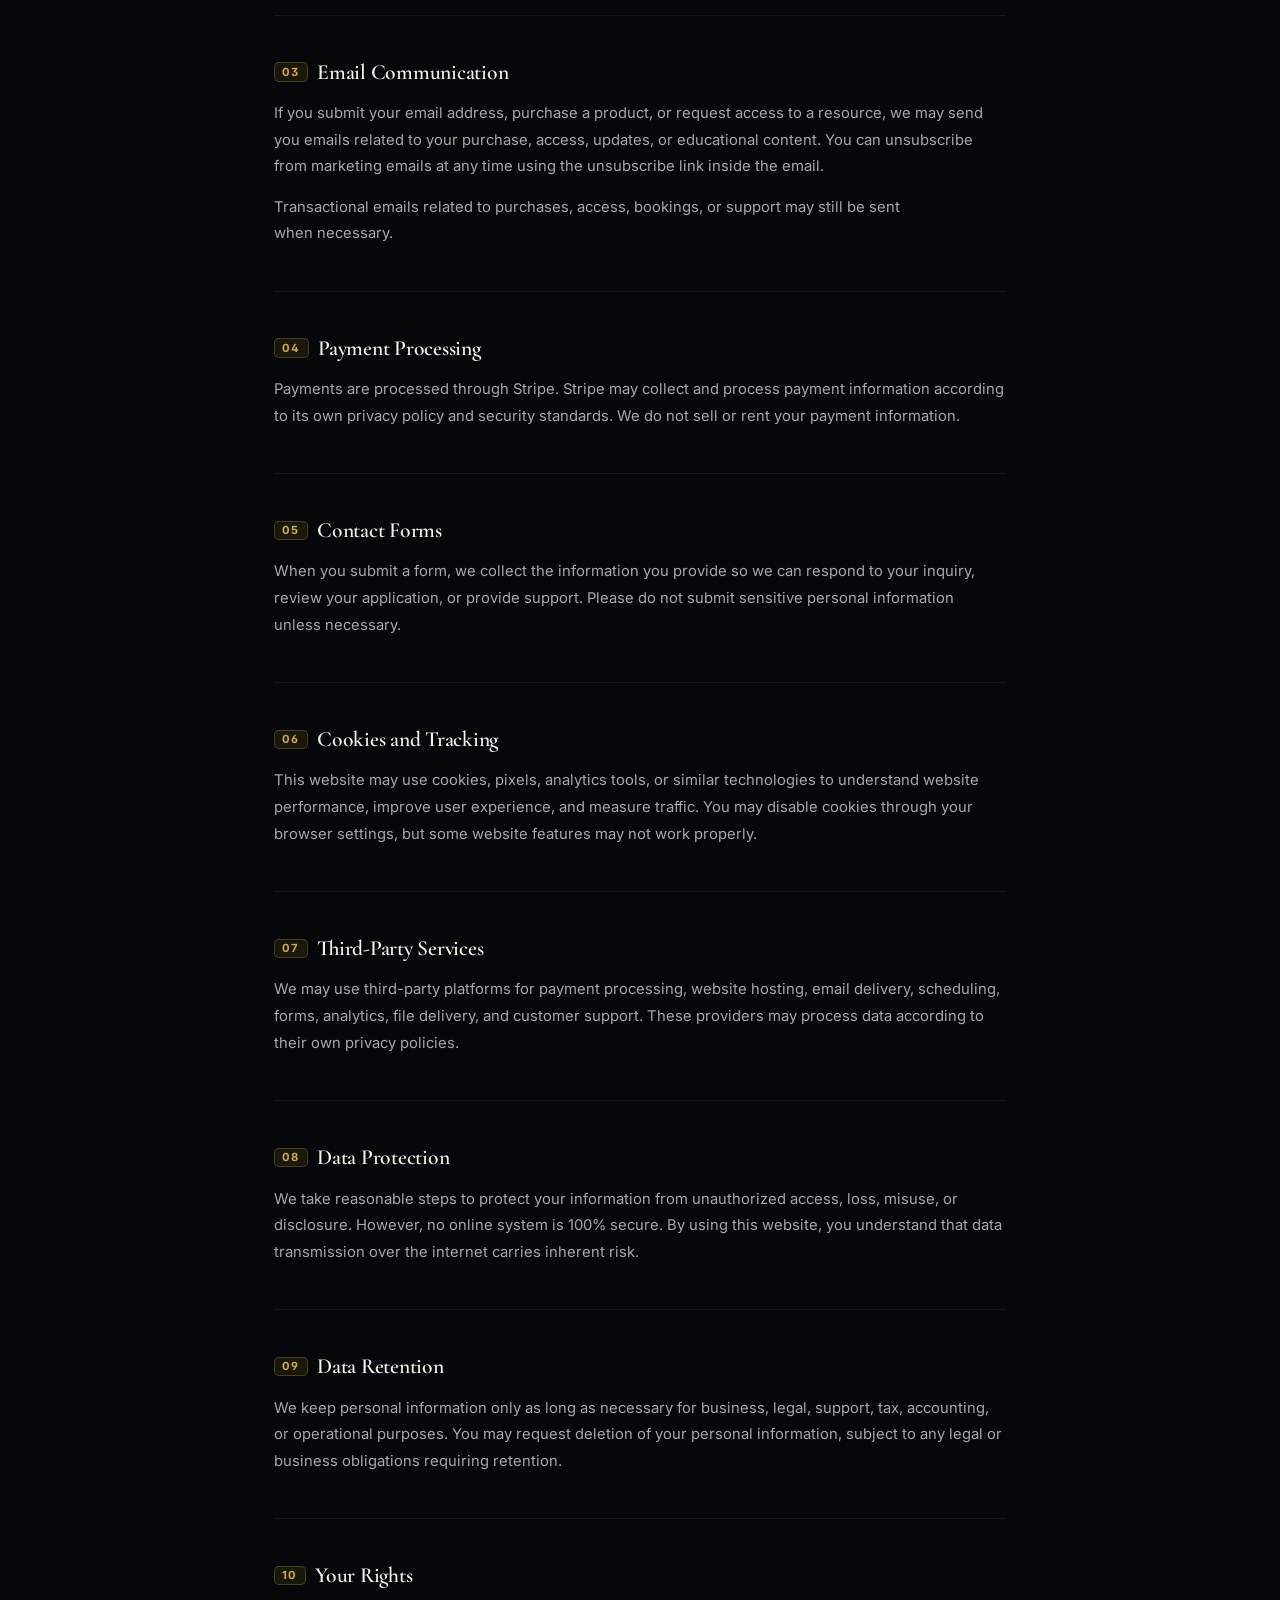
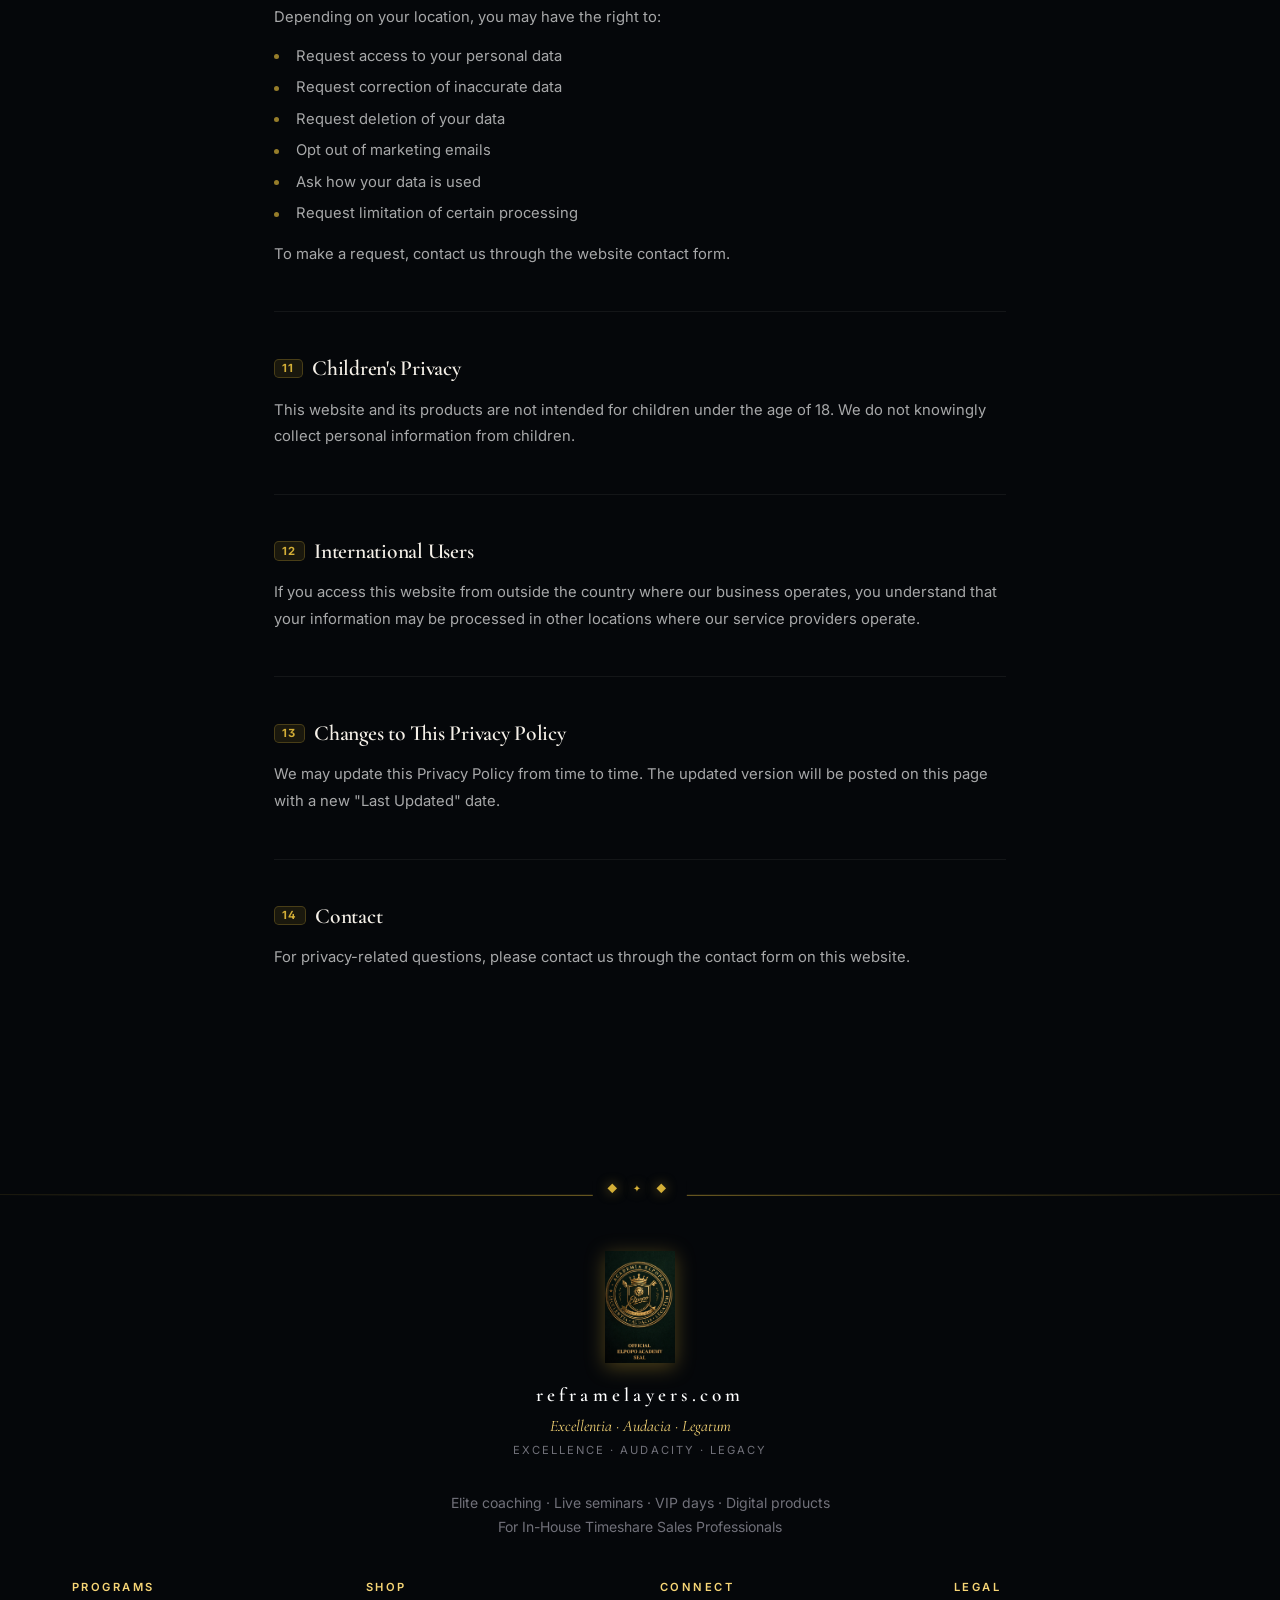
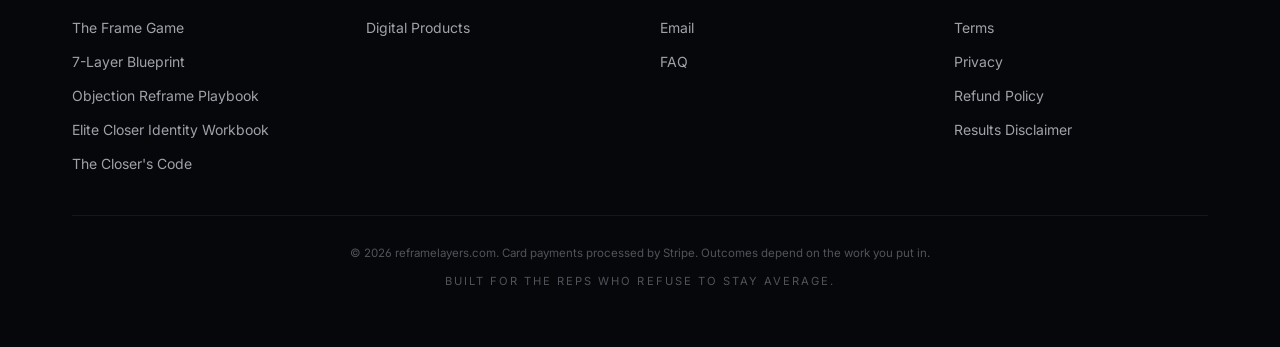
<file: privacy.html>
<!DOCTYPE html>
<html lang="en">
<head>
<meta charset="UTF-8" />
<meta name="viewport" content="width=device-width, initial-scale=1.0" />
<meta name="theme-color" content="#05070a" />
<title>Privacy Policy — reframelayers.com</title>
<meta name="robots" content="noindex, follow" />
<link rel="icon" type="image/png" sizes="512x512" href="assets/images/logo.png" />
<link rel="preconnect" href="https://fonts.googleapis.com" />
<link rel="preconnect" href="https://fonts.gstatic.com" crossorigin />
<link href="https://fonts.googleapis.com/css2?family=Cormorant+Garamond:ital,wght@0,400;0,500;0,600;0,700;1,400;1,500;1,600&family=Inter:wght@300;400;500;600;700;800&display=swap" rel="stylesheet" />
<link rel="stylesheet" href="css/styles.css" />
<style>
  .legal-hero {
    padding: 7rem 0 3rem;
    text-align: center;
    position: relative;
  }
  .legal-hero .grid-bg {
    position: absolute; inset: 0;
    background-image:
      linear-gradient(rgba(255,255,255,.03) 1px, transparent 1px),
      linear-gradient(90deg, rgba(255,255,255,.03) 1px, transparent 1px);
    background-size: 60px 60px;
    pointer-events: none;
  }
  .legal-hero .glow { position: absolute; border-radius: 50%; filter: blur(80px); pointer-events: none; }
  .legal-hero .glow-emerald {
    width: 400px; height: 400px;
    background: radial-gradient(circle, rgba(16,185,129,.12) 0%, transparent 70%);
    top: -100px; left: 10%;
  }
  .legal-hero .glow-gold {
    width: 350px; height: 350px;
    background: radial-gradient(circle, rgba(212,175,55,.10) 0%, transparent 70%);
    top: -60px; right: 10%;
  }
  .legal-hero-inner { position: relative; z-index: 1; }
  .legal-tag {
    display: inline-block;
    font-family: 'Inter', sans-serif;
    font-size: .7rem; font-weight: 600;
    letter-spacing: .12em; text-transform: uppercase;
    color: var(--clr-gold, #d4af37);
    border: 1px solid rgba(212,175,55,.3);
    border-radius: 2rem; padding: .3rem 1rem; margin-bottom: 1.5rem;
  }
  .legal-title {
    font-family: 'Cormorant Garamond', Georgia, serif;
    font-size: clamp(2.2rem, 5vw, 3.5rem);
    font-weight: 600; color: #f5f0e8; line-height: 1.1; margin-bottom: .75rem;
  }
  .legal-date { font-family: 'Inter', sans-serif; font-size: .8rem; color: rgba(255,255,255,.4); letter-spacing: .05em; }
  .legal-body { max-width: 780px; margin: 0 auto; padding: 0 1.5rem 6rem; }
  .legal-section { margin-bottom: 2.75rem; padding-bottom: 2.75rem; border-bottom: 1px solid rgba(255,255,255,.06); }
  .legal-section:last-child { border-bottom: none; }
  .legal-section h2 {
    font-family: 'Cormorant Garamond', Georgia, serif;
    font-size: 1.35rem; font-weight: 600; color: #f5f0e8;
    margin-bottom: 1rem; display: flex; align-items: center; gap: .6rem;
  }
  .legal-section h2 .num {
    font-family: 'Inter', sans-serif; font-size: .7rem; font-weight: 700;
    letter-spacing: .1em; color: var(--clr-gold, #d4af37);
    background: rgba(212,175,55,.1); border: 1px solid rgba(212,175,55,.25);
    border-radius: .3rem; padding: .15rem .45rem; flex-shrink: 0;
  }
  .legal-section p { font-family: 'Inter', sans-serif; font-size: .925rem; line-height: 1.8; color: rgba(255,255,255,.65); margin-bottom: .85rem; }
  .legal-section p:last-child { margin-bottom: 0; }
  .legal-section ul { list-style: none; padding: 0; margin: .5rem 0 .85rem; }
  .legal-section ul li {
    font-family: 'Inter', sans-serif; font-size: .925rem; line-height: 1.75;
    color: rgba(255,255,255,.65); padding-left: 1.4rem; position: relative; margin-bottom: .35rem;
  }
  .legal-section ul li::before {
    content: ''; position: absolute; left: 0; top: .7em;
    width: 5px; height: 5px; border-radius: 50%; background: var(--clr-gold, #d4af37); opacity: .7;
  }
  .legal-back {
    display: inline-flex; align-items: center; gap: .4rem;
    font-family: 'Inter', sans-serif; font-size: .8rem; font-weight: 500;
    letter-spacing: .06em; text-transform: uppercase; color: rgba(255,255,255,.4);
    text-decoration: none; margin-bottom: 3rem; transition: color .2s;
  }
  .legal-back:hover { color: var(--clr-gold, #d4af37); }
  .legal-back svg { width: 14px; height: 14px; }
  .legal-divider { text-align: center; margin: 1.5rem 0 3rem; color: rgba(212,175,55,.4); font-size: .75rem; letter-spacing: .3em; }
  body { background: #05070a; }
</style>
</head>
<body>

<div class="scroll-progress" aria-hidden="true"><div class="scroll-progress-bar" id="scrollBar"></div></div>

<header class="nav" id="nav">
  <div class="nav-inner">
    <a href="index.html" class="brand">
      <span class="brand-mark" aria-hidden><img src="assets/images/logo.png" alt="" width="40" height="40" decoding="async" onerror="this.style.display='none';this.parentElement.textContent='🦁'"></span>
      <span class="brand-name">reframelayers.com</span>
    </a>
    <nav class="nav-links" aria-label="Primary">
      <a href="index.html#program">Framework</a>
      <a href="index.html#offer">Offers</a>
      <a href="blog.html">Blog</a>
      <a href="index.html#faq">FAQ</a>
    </nav>
    <a href="index.html#apply" class="btn btn-gold btn-sm nav-cta">Apply Now</a>
    <button type="button" class="nav-toggle" id="navToggle" aria-label="Toggle menu" aria-expanded="false">
      <span></span><span></span><span></span>
    </button>
  </div>
  <div class="nav-mobile" id="navMobile">
    <a href="index.html#program">Framework</a>
    <a href="index.html#offer">Offers</a>
    <a href="index.html#faq">FAQ</a>
    <a href="index.html#apply" class="btn btn-gold btn-md" style="margin-top:.75rem;">Apply Now</a>
  </div>
</header>

<main id="top">

  <div class="legal-hero">
    <div class="grid-bg" aria-hidden="true"></div>
    <div class="glow glow-emerald" aria-hidden="true"></div>
    <div class="glow glow-gold" aria-hidden="true"></div>
    <div class="legal-hero-inner container">
      <div class="legal-tag">Legal</div>
      <h1 class="legal-title">Privacy Policy</h1>
      <p class="legal-date">Last Updated: June 17, 2026</p>
    </div>
  </div>

  <div class="legal-body">
    <a href="index.html" class="legal-back">
      <svg viewBox="0 0 24 24" fill="none" stroke="currentColor" stroke-width="2" stroke-linecap="round" stroke-linejoin="round"><polyline points="15 18 9 12 15 6"/></svg>
      Back to Home
    </a>

    <p style="font-family:'Inter',sans-serif;font-size:.95rem;line-height:1.8;color:rgba(255,255,255,.65);margin-bottom:2.5rem;">
      This Privacy Policy explains how Reframe Layers and ELPOPO Academy collect, use, and protect your information when you visit reframelayers.com, submit a form, purchase a product, book a session, or interact with our content. By using this website, you agree to the terms of this Privacy Policy.
    </p>

    <div class="legal-divider">· · ·</div>

    <div class="legal-section">
      <h2><span class="num">01</span> Information We Collect</h2>
      <p>We may collect personal information when you purchase a product, book a private session, submit a contact form, join an email list, download a resource, communicate with us, or use the website. This information may include:</p>
      <ul>
        <li>Name</li>
        <li>Email address</li>
        <li>Phone number, if submitted</li>
        <li>Payment details, processed securely by Stripe</li>
        <li>Billing information</li>
        <li>Booking details</li>
        <li>Form responses</li>
        <li>Website usage data</li>
        <li>Device, browser, and IP information</li>
      </ul>
      <p>We do not directly store full card details. Payment information is handled by Stripe.</p>
    </div>

    <div class="legal-section">
      <h2><span class="num">02</span> How We Use Your Information</h2>
      <p>We may use your information to:</p>
      <ul>
        <li>Deliver purchased products</li>
        <li>Confirm payments</li>
        <li>Schedule private sessions</li>
        <li>Respond to inquiries</li>
        <li>Send product access links</li>
        <li>Provide customer support</li>
        <li>Improve the website and offers</li>
        <li>Send relevant educational or promotional emails</li>
        <li>Prevent fraud or abuse</li>
        <li>Comply with legal obligations</li>
      </ul>
    </div>

    <div class="legal-section">
      <h2><span class="num">03</span> Email Communication</h2>
      <p>If you submit your email address, purchase a product, or request access to a resource, we may send you emails related to your purchase, access, updates, or educational content. You can unsubscribe from marketing emails at any time using the unsubscribe link inside the email.</p>
      <p>Transactional emails related to purchases, access, bookings, or support may still be sent when necessary.</p>
    </div>

    <div class="legal-section">
      <h2><span class="num">04</span> Payment Processing</h2>
      <p>Payments are processed through Stripe. Stripe may collect and process payment information according to its own privacy policy and security standards. We do not sell or rent your payment information.</p>
    </div>

    <div class="legal-section">
      <h2><span class="num">05</span> Contact Forms</h2>
      <p>When you submit a form, we collect the information you provide so we can respond to your inquiry, review your application, or provide support. Please do not submit sensitive personal information unless necessary.</p>
    </div>

    <div class="legal-section">
      <h2><span class="num">06</span> Cookies and Tracking</h2>
      <p>This website may use cookies, pixels, analytics tools, or similar technologies to understand website performance, improve user experience, and measure traffic. You may disable cookies through your browser settings, but some website features may not work properly.</p>
    </div>

    <div class="legal-section">
      <h2><span class="num">07</span> Third-Party Services</h2>
      <p>We may use third-party platforms for payment processing, website hosting, email delivery, scheduling, forms, analytics, file delivery, and customer support. These providers may process data according to their own privacy policies.</p>
    </div>

    <div class="legal-section">
      <h2><span class="num">08</span> Data Protection</h2>
      <p>We take reasonable steps to protect your information from unauthorized access, loss, misuse, or disclosure. However, no online system is 100% secure. By using this website, you understand that data transmission over the internet carries inherent risk.</p>
    </div>

    <div class="legal-section">
      <h2><span class="num">09</span> Data Retention</h2>
      <p>We keep personal information only as long as necessary for business, legal, support, tax, accounting, or operational purposes. You may request deletion of your personal information, subject to any legal or business obligations requiring retention.</p>
    </div>

    <div class="legal-section">
      <h2><span class="num">10</span> Your Rights</h2>
      <p>Depending on your location, you may have the right to:</p>
      <ul>
        <li>Request access to your personal data</li>
        <li>Request correction of inaccurate data</li>
        <li>Request deletion of your data</li>
        <li>Opt out of marketing emails</li>
        <li>Ask how your data is used</li>
        <li>Request limitation of certain processing</li>
      </ul>
      <p>To make a request, contact us through the website contact form.</p>
    </div>

    <div class="legal-section">
      <h2><span class="num">11</span> Children's Privacy</h2>
      <p>This website and its products are not intended for children under the age of 18. We do not knowingly collect personal information from children.</p>
    </div>

    <div class="legal-section">
      <h2><span class="num">12</span> International Users</h2>
      <p>If you access this website from outside the country where our business operates, you understand that your information may be processed in other locations where our service providers operate.</p>
    </div>

    <div class="legal-section">
      <h2><span class="num">13</span> Changes to This Privacy Policy</h2>
      <p>We may update this Privacy Policy from time to time. The updated version will be posted on this page with a new "Last Updated" date.</p>
    </div>

    <div class="legal-section">
      <h2><span class="num">14</span> Contact</h2>
      <p>For privacy-related questions, please contact us through the contact form on this website.</p>
    </div>
  </div>

</main>

<footer class="footer">
  <div class="container">
    <div class="footer-brand">
      <span class="brand-mark footer-brand-mark" aria-hidden><img src="assets/images/logo-seal.jpg" alt="" width="1320" height="2136" loading="lazy" decoding="async" onerror="this.style.display='none';this.parentElement.textContent='🦁'"></span>
      <div class="brand-name">reframelayers.com</div>
      <div class="motto">Excellentia · Audacia · Legatum</div>
      <div class="motto-en">Excellence · Audacity · Legacy</div>
    </div>
    <p class="footer-desc">Elite coaching · Live seminars · VIP days · Digital products<br>For In-House Timeshare Sales Professionals</p>
    <div class="footer-grid">
      <div>
        <div class="footer-h">Programs</div>
        <ul><li><a href="index.html#offer">The Frame Game</a></li><li><a href="index.html#offer">7-Layer Blueprint</a></li><li><a href="index.html#offer">Objection Reframe Playbook</a></li><li><a href="index.html#offer">Elite Closer Identity Workbook</a></li><li><a href="index.html#offer">The Closer's Code</a></li></ul>
      </div>
      <div>
        <div class="footer-h">Shop</div>
        <ul><li><a href="index.html#shop">Digital Products</a></li></ul>
      </div>
      <div>
        <div class="footer-h">Connect</div>
        <ul><li><a href="mailto:contact@reframelayers.com">Email</a></li><li><a href="index.html#faq">FAQ</a></li></ul>
      </div>
      <div>
        <div class="footer-h">Legal</div>
        <ul>
          <li><a href="terms.html">Terms</a></li>
          <li><a href="privacy.html">Privacy</a></li>
          <li><a href="refund.html">Refund Policy</a></li>
          <li><a href="disclaimer.html">Results Disclaimer</a></li>
        </ul>
      </div>
    </div>
    <div class="footer-bottom">
      <p>© <span id="year">2026</span> reframelayers.com. Card payments processed by Stripe. Outcomes depend on the work you put in.</p>
      <p class="uppercase small">Built for the reps who refuse to stay average.</p>
    </div>
  </div>
</footer>

<script>
  const bar = document.getElementById('scrollBar');
  if (bar) window.addEventListener('scroll', () => { bar.style.width = Math.min(window.scrollY / (document.documentElement.scrollHeight - window.innerHeight) * 100, 100) + '%'; }, { passive: true });
  const nav = document.getElementById('nav');
  if (nav) window.addEventListener('scroll', () => { nav.classList.toggle('scrolled', window.scrollY > 40); }, { passive: true });
  const toggle = document.getElementById('navToggle');
  const mobile = document.getElementById('navMobile');
  if (toggle && mobile) toggle.addEventListener('click', () => { const open = mobile.classList.toggle('open'); toggle.setAttribute('aria-expanded', open); });
  const yr = document.getElementById('year');
  if (yr) yr.textContent = new Date().getFullYear();
</script>
</body>
</html>
</file>
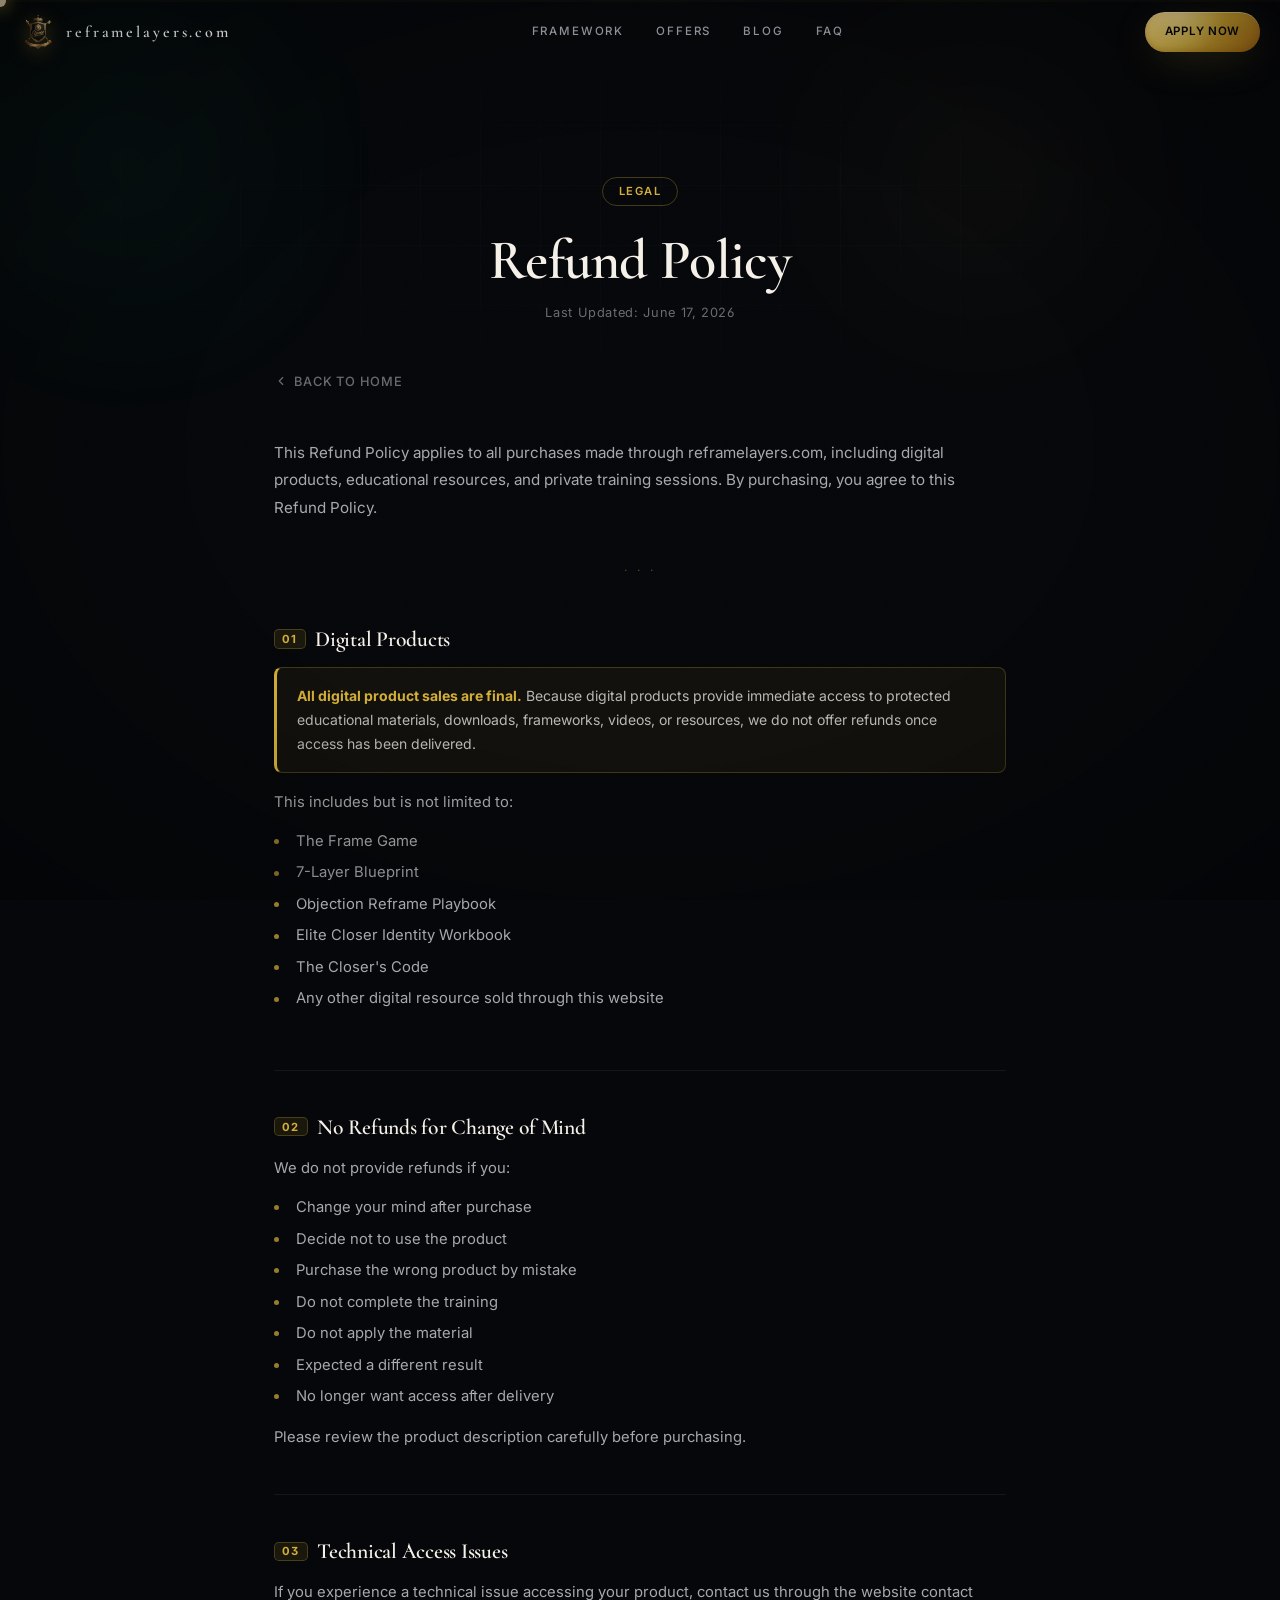
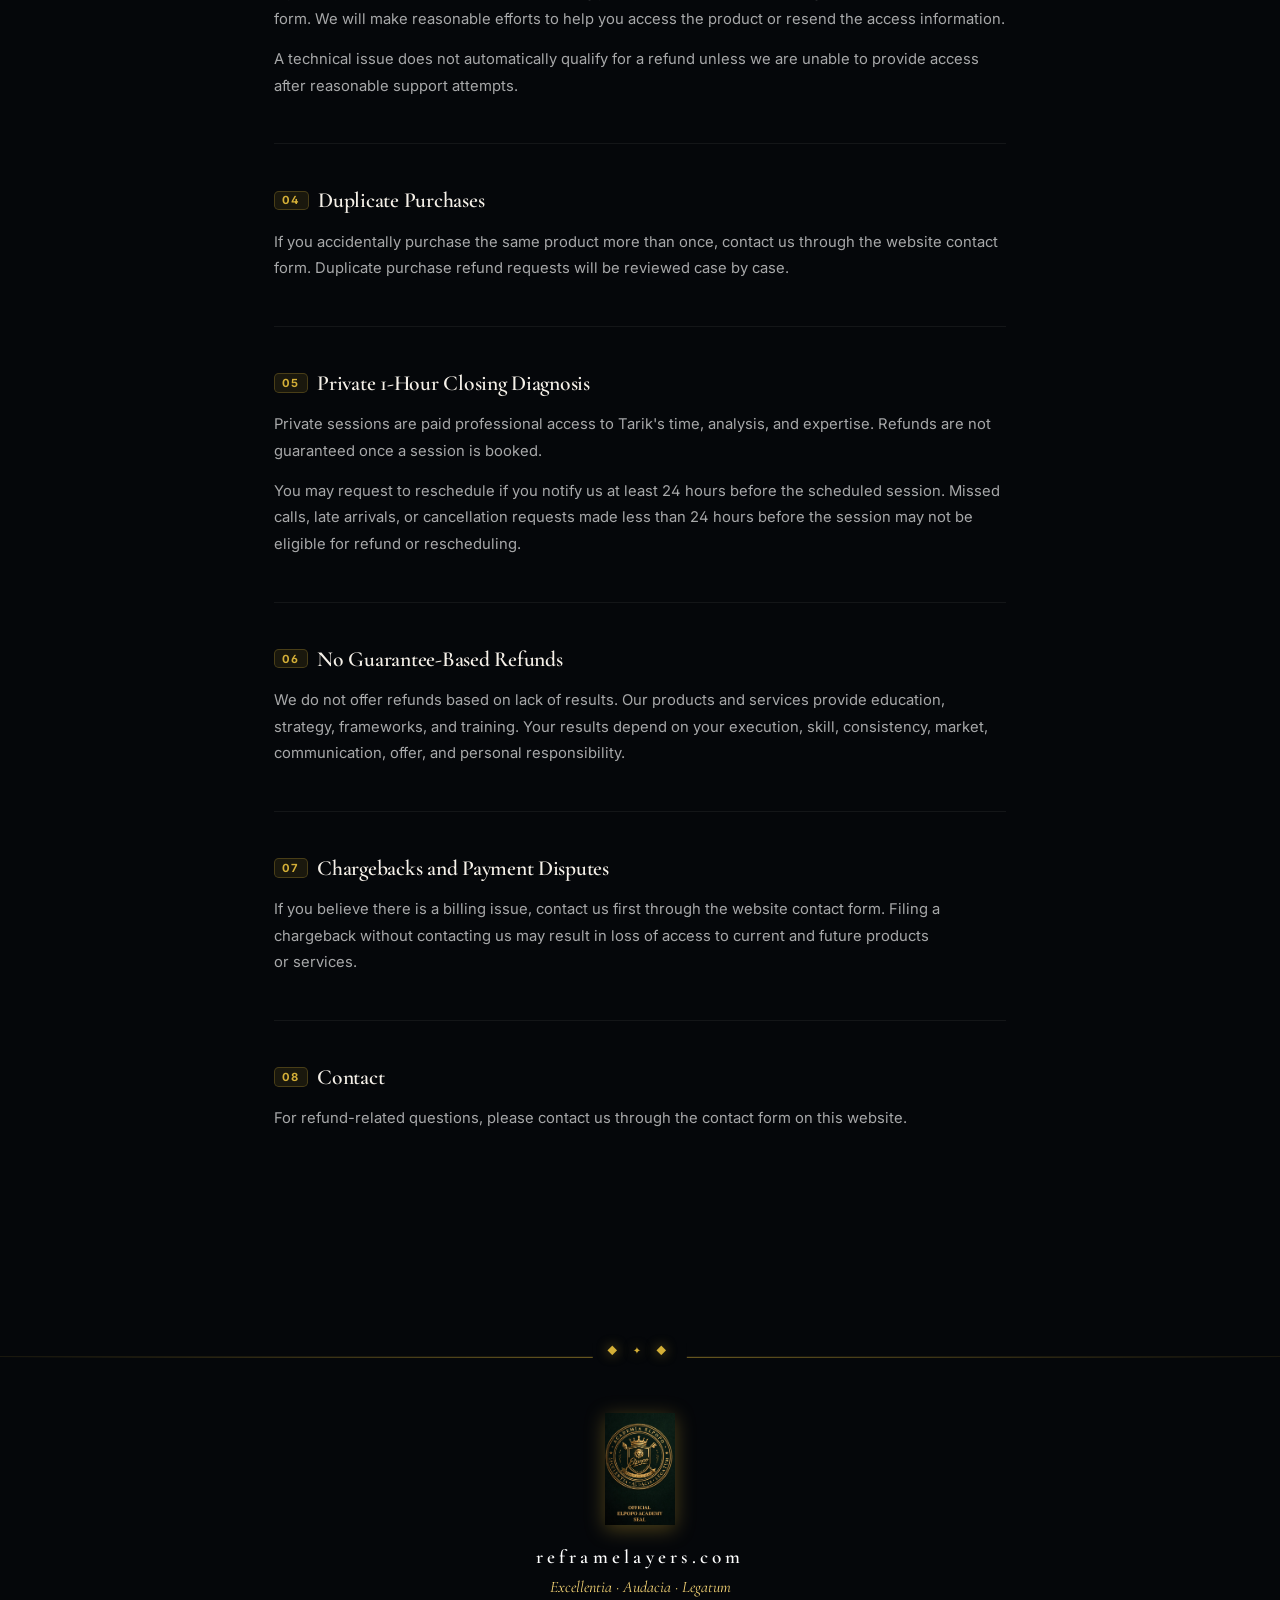
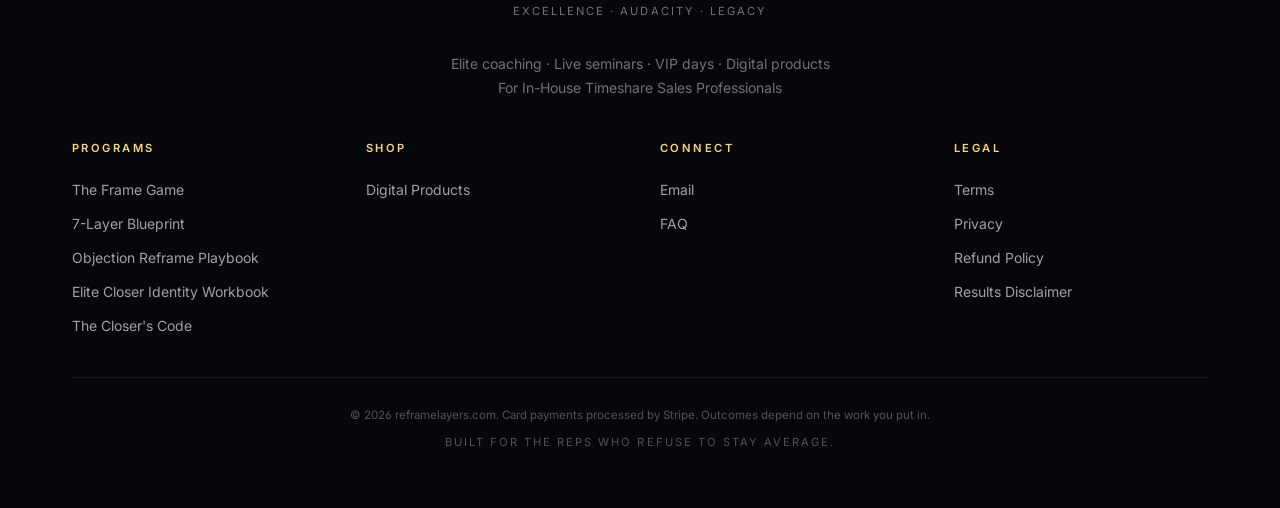
<file: refund.html>
<!DOCTYPE html>
<html lang="en">
<head>
<meta charset="UTF-8" />
<meta name="viewport" content="width=device-width, initial-scale=1.0" />
<meta name="theme-color" content="#05070a" />
<title>Refund Policy — reframelayers.com</title>
<meta name="robots" content="noindex, follow" />
<link rel="icon" type="image/png" sizes="512x512" href="assets/images/logo.png" />
<link rel="preconnect" href="https://fonts.googleapis.com" />
<link rel="preconnect" href="https://fonts.gstatic.com" crossorigin />
<link href="https://fonts.googleapis.com/css2?family=Cormorant+Garamond:ital,wght@0,400;0,500;0,600;0,700;1,400;1,500;1,600&family=Inter:wght@300;400;500;600;700;800&display=swap" rel="stylesheet" />
<link rel="stylesheet" href="css/styles.css" />
<style>
  .legal-hero { padding: 7rem 0 3rem; text-align: center; position: relative; }
  .legal-hero .grid-bg {
    position: absolute; inset: 0;
    background-image: linear-gradient(rgba(255,255,255,.03) 1px, transparent 1px), linear-gradient(90deg, rgba(255,255,255,.03) 1px, transparent 1px);
    background-size: 60px 60px; pointer-events: none;
  }
  .legal-hero .glow { position: absolute; border-radius: 50%; filter: blur(80px); pointer-events: none; }
  .legal-hero .glow-emerald { width: 400px; height: 400px; background: radial-gradient(circle, rgba(16,185,129,.12) 0%, transparent 70%); top: -100px; left: 10%; }
  .legal-hero .glow-gold { width: 350px; height: 350px; background: radial-gradient(circle, rgba(212,175,55,.10) 0%, transparent 70%); top: -60px; right: 10%; }
  .legal-hero-inner { position: relative; z-index: 1; }
  .legal-tag { display: inline-block; font-family: 'Inter', sans-serif; font-size: .7rem; font-weight: 600; letter-spacing: .12em; text-transform: uppercase; color: var(--clr-gold, #d4af37); border: 1px solid rgba(212,175,55,.3); border-radius: 2rem; padding: .3rem 1rem; margin-bottom: 1.5rem; }
  .legal-title { font-family: 'Cormorant Garamond', Georgia, serif; font-size: clamp(2.2rem, 5vw, 3.5rem); font-weight: 600; color: #f5f0e8; line-height: 1.1; margin-bottom: .75rem; }
  .legal-date { font-family: 'Inter', sans-serif; font-size: .8rem; color: rgba(255,255,255,.4); letter-spacing: .05em; }
  .legal-body { max-width: 780px; margin: 0 auto; padding: 0 1.5rem 6rem; }
  .legal-section { margin-bottom: 2.75rem; padding-bottom: 2.75rem; border-bottom: 1px solid rgba(255,255,255,.06); }
  .legal-section:last-child { border-bottom: none; }
  .legal-section h2 { font-family: 'Cormorant Garamond', Georgia, serif; font-size: 1.35rem; font-weight: 600; color: #f5f0e8; margin-bottom: 1rem; display: flex; align-items: center; gap: .6rem; }
  .legal-section h2 .num { font-family: 'Inter', sans-serif; font-size: .7rem; font-weight: 700; letter-spacing: .1em; color: var(--clr-gold, #d4af37); background: rgba(212,175,55,.1); border: 1px solid rgba(212,175,55,.25); border-radius: .3rem; padding: .15rem .45rem; flex-shrink: 0; }
  .legal-section p { font-family: 'Inter', sans-serif; font-size: .925rem; line-height: 1.8; color: rgba(255,255,255,.65); margin-bottom: .85rem; }
  .legal-section p:last-child { margin-bottom: 0; }
  .legal-section ul { list-style: none; padding: 0; margin: .5rem 0 .85rem; }
  .legal-section ul li { font-family: 'Inter', sans-serif; font-size: .925rem; line-height: 1.75; color: rgba(255,255,255,.65); padding-left: 1.4rem; position: relative; margin-bottom: .35rem; }
  .legal-section ul li::before { content: ''; position: absolute; left: 0; top: .7em; width: 5px; height: 5px; border-radius: 50%; background: var(--clr-gold, #d4af37); opacity: .7; }
  .legal-back { display: inline-flex; align-items: center; gap: .4rem; font-family: 'Inter', sans-serif; font-size: .8rem; font-weight: 500; letter-spacing: .06em; text-transform: uppercase; color: rgba(255,255,255,.4); text-decoration: none; margin-bottom: 3rem; transition: color .2s; }
  .legal-back:hover { color: var(--clr-gold, #d4af37); }
  .legal-back svg { width: 14px; height: 14px; }
  .legal-divider { text-align: center; margin: 1.5rem 0 3rem; color: rgba(212,175,55,.4); font-size: .75rem; letter-spacing: .3em; }
  /* Alert box for "all sales final" */
  .legal-alert {
    background: rgba(212,175,55,.06);
    border: 1px solid rgba(212,175,55,.25);
    border-left: 3px solid var(--clr-gold, #d4af37);
    border-radius: .5rem;
    padding: 1rem 1.25rem;
    margin-bottom: 1rem;
    font-family: 'Inter', sans-serif;
    font-size: .875rem;
    line-height: 1.7;
    color: rgba(255,255,255,.7);
  }
  .legal-alert strong { color: var(--clr-gold, #d4af37); }
  body { background: #05070a; }
</style>
</head>
<body>

<div class="scroll-progress" aria-hidden="true"><div class="scroll-progress-bar" id="scrollBar"></div></div>

<header class="nav" id="nav">
  <div class="nav-inner">
    <a href="index.html" class="brand">
      <span class="brand-mark" aria-hidden><img src="assets/images/logo.png" alt="" width="40" height="40" decoding="async" onerror="this.style.display='none';this.parentElement.textContent='🦁'"></span>
      <span class="brand-name">reframelayers.com</span>
    </a>
    <nav class="nav-links" aria-label="Primary">
      <a href="index.html#program">Framework</a>
      <a href="index.html#offer">Offers</a>
      <a href="blog.html">Blog</a>
      <a href="index.html#faq">FAQ</a>
    </nav>
    <a href="index.html#apply" class="btn btn-gold btn-sm nav-cta">Apply Now</a>
    <button type="button" class="nav-toggle" id="navToggle" aria-label="Toggle menu" aria-expanded="false">
      <span></span><span></span><span></span>
    </button>
  </div>
  <div class="nav-mobile" id="navMobile">
    <a href="index.html#program">Framework</a>
    <a href="index.html#offer">Offers</a>
    <a href="blog.html">Blog</a>
    <a href="index.html#faq">FAQ</a>
    <a href="index.html#apply" class="btn btn-gold btn-md" style="margin-top:.75rem;">Apply Now</a>
  </div>
</header>

<main id="top">

  <div class="legal-hero">
    <div class="grid-bg" aria-hidden="true"></div>
    <div class="glow glow-emerald" aria-hidden="true"></div>
    <div class="glow glow-gold" aria-hidden="true"></div>
    <div class="legal-hero-inner container">
      <div class="legal-tag">Legal</div>
      <h1 class="legal-title">Refund Policy</h1>
      <p class="legal-date">Last Updated: June 17, 2026</p>
    </div>
  </div>

  <div class="legal-body">
    <a href="index.html" class="legal-back">
      <svg viewBox="0 0 24 24" fill="none" stroke="currentColor" stroke-width="2" stroke-linecap="round" stroke-linejoin="round"><polyline points="15 18 9 12 15 6"/></svg>
      Back to Home
    </a>

    <p style="font-family:'Inter',sans-serif;font-size:.95rem;line-height:1.8;color:rgba(255,255,255,.65);margin-bottom:2.5rem;">
      This Refund Policy applies to all purchases made through reframelayers.com, including digital products, educational resources, and private training sessions. By purchasing, you agree to this Refund Policy.
    </p>

    <div class="legal-divider">· · ·</div>

    <div class="legal-section">
      <h2><span class="num">01</span> Digital Products</h2>
      <div class="legal-alert"><strong>All digital product sales are final.</strong> Because digital products provide immediate access to protected educational materials, downloads, frameworks, videos, or resources, we do not offer refunds once access has been delivered.</div>
      <p>This includes but is not limited to:</p>
      <ul>
        <li>The Frame Game</li>
        <li>7-Layer Blueprint</li>
        <li>Objection Reframe Playbook</li>
        <li>Elite Closer Identity Workbook</li>
        <li>The Closer's Code</li>
        <li>Any other digital resource sold through this website</li>
      </ul>
    </div>

    <div class="legal-section">
      <h2><span class="num">02</span> No Refunds for Change of Mind</h2>
      <p>We do not provide refunds if you:</p>
      <ul>
        <li>Change your mind after purchase</li>
        <li>Decide not to use the product</li>
        <li>Purchase the wrong product by mistake</li>
        <li>Do not complete the training</li>
        <li>Do not apply the material</li>
        <li>Expected a different result</li>
        <li>No longer want access after delivery</li>
      </ul>
      <p>Please review the product description carefully before purchasing.</p>
    </div>

    <div class="legal-section">
      <h2><span class="num">03</span> Technical Access Issues</h2>
      <p>If you experience a technical issue accessing your product, contact us through the website contact form. We will make reasonable efforts to help you access the product or resend the access information.</p>
      <p>A technical issue does not automatically qualify for a refund unless we are unable to provide access after reasonable support attempts.</p>
    </div>

    <div class="legal-section">
      <h2><span class="num">04</span> Duplicate Purchases</h2>
      <p>If you accidentally purchase the same product more than once, contact us through the website contact form. Duplicate purchase refund requests will be reviewed case by case.</p>
    </div>

    <div class="legal-section">
      <h2><span class="num">05</span> Private 1-Hour Closing Diagnosis</h2>
      <p>Private sessions are paid professional access to Tarik's time, analysis, and expertise. Refunds are not guaranteed once a session is booked.</p>
      <p>You may request to reschedule if you notify us at least 24 hours before the scheduled session. Missed calls, late arrivals, or cancellation requests made less than 24 hours before the session may not be eligible for refund or rescheduling.</p>
    </div>

    <div class="legal-section">
      <h2><span class="num">06</span> No Guarantee-Based Refunds</h2>
      <p>We do not offer refunds based on lack of results. Our products and services provide education, strategy, frameworks, and training. Your results depend on your execution, skill, consistency, market, communication, offer, and personal responsibility.</p>
    </div>

    <div class="legal-section">
      <h2><span class="num">07</span> Chargebacks and Payment Disputes</h2>
      <p>If you believe there is a billing issue, contact us first through the website contact form. Filing a chargeback without contacting us may result in loss of access to current and future products or services.</p>
    </div>

    <div class="legal-section">
      <h2><span class="num">08</span> Contact</h2>
      <p>For refund-related questions, please contact us through the contact form on this website.</p>
    </div>
  </div>

</main>

<footer class="footer">
  <div class="container">
    <div class="footer-brand">
      <span class="brand-mark footer-brand-mark" aria-hidden><img src="assets/images/logo-seal.jpg" alt="" width="1320" height="2136" loading="lazy" decoding="async" onerror="this.style.display='none';this.parentElement.textContent='🦁'"></span>
      <div class="brand-name">reframelayers.com</div>
      <div class="motto">Excellentia · Audacia · Legatum</div>
      <div class="motto-en">Excellence · Audacity · Legacy</div>
    </div>
    <p class="footer-desc">Elite coaching · Live seminars · VIP days · Digital products<br>For In-House Timeshare Sales Professionals</p>
    <div class="footer-grid">
      <div>
        <div class="footer-h">Programs</div>
        <ul><li><a href="index.html#offer">The Frame Game</a></li><li><a href="index.html#offer">7-Layer Blueprint</a></li><li><a href="index.html#offer">Objection Reframe Playbook</a></li><li><a href="index.html#offer">Elite Closer Identity Workbook</a></li><li><a href="index.html#offer">The Closer's Code</a></li></ul>
      </div>
      <div>
        <div class="footer-h">Shop</div>
        <ul><li><a href="index.html#shop">Digital Products</a></li></ul>
      </div>
      <div>
        <div class="footer-h">Connect</div>
        <ul><li><a href="mailto:contact@reframelayers.com">Email</a></li><li><a href="index.html#faq">FAQ</a></li></ul>
      </div>
      <div>
        <div class="footer-h">Legal</div>
        <ul>
          <li><a href="terms.html">Terms</a></li>
          <li><a href="privacy.html">Privacy</a></li>
          <li><a href="refund.html">Refund Policy</a></li>
          <li><a href="disclaimer.html">Results Disclaimer</a></li>
        </ul>
      </div>
    </div>
    <div class="footer-bottom">
      <p>© <span id="year">2026</span> reframelayers.com. Card payments processed by Stripe. Outcomes depend on the work you put in.</p>
      <p class="uppercase small">Built for the reps who refuse to stay average.</p>
    </div>
  </div>
</footer>

<script>
  const bar = document.getElementById('scrollBar');
  if (bar) window.addEventListener('scroll', () => { bar.style.width = Math.min(window.scrollY / (document.documentElement.scrollHeight - window.innerHeight) * 100, 100) + '%'; }, { passive: true });
  const nav = document.getElementById('nav');
  if (nav) window.addEventListener('scroll', () => { nav.classList.toggle('scrolled', window.scrollY > 40); }, { passive: true });
  const toggle = document.getElementById('navToggle');
  const mobile = document.getElementById('navMobile');
  if (toggle && mobile) toggle.addEventListener('click', () => { const open = mobile.classList.toggle('open'); toggle.setAttribute('aria-expanded', open); });
  const yr = document.getElementById('year');
  if (yr) yr.textContent = new Date().getFullYear();
</script>
</body>
</html>
</file>
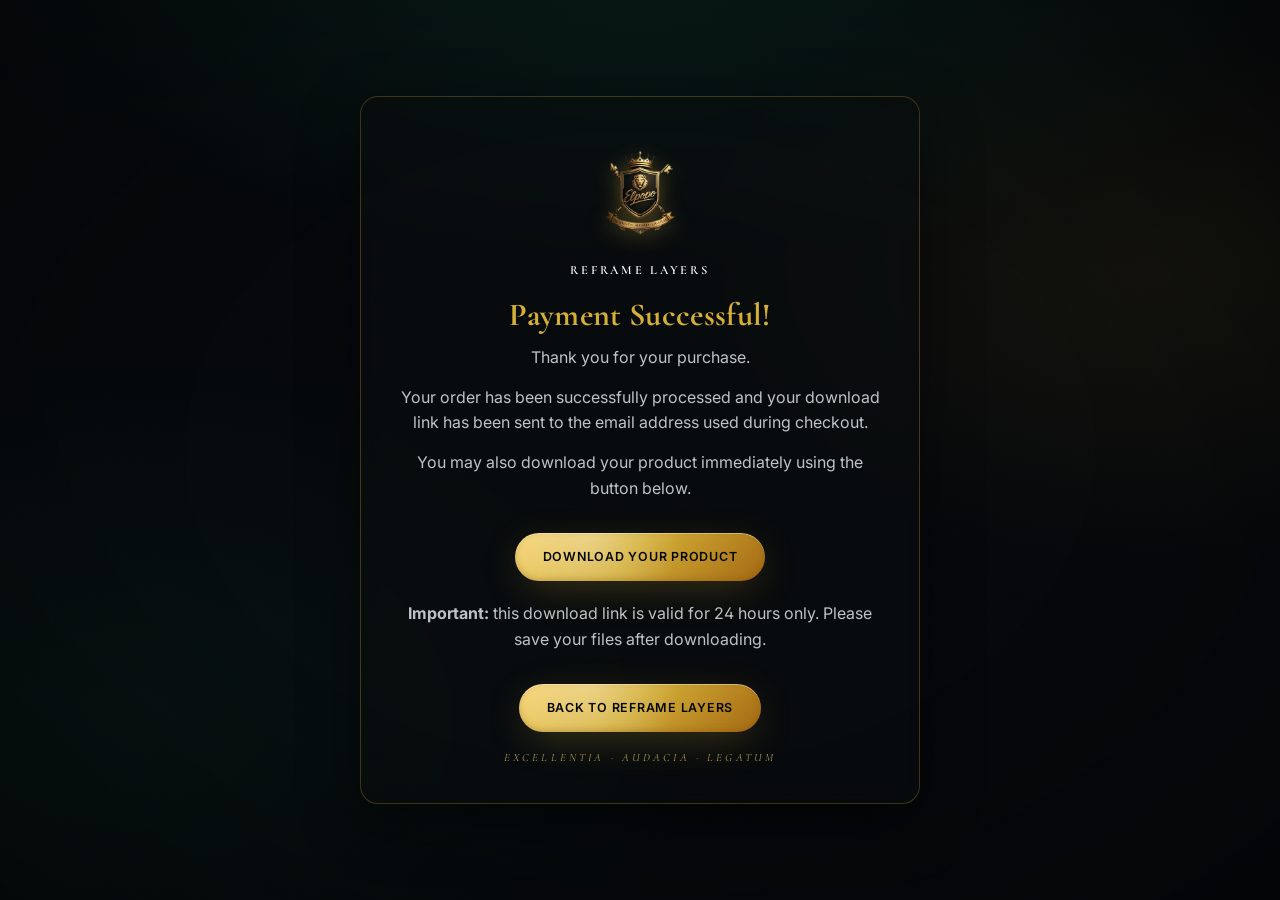
<file: success.html>
<!doctype html>
<html lang="en">
<head>
  <meta charset="utf-8" />
  <meta name="viewport" content="width=device-width, initial-scale=1" />
  <meta name="robots" content="noindex, nofollow" />
  <meta name="theme-color" content="#05070a" />
  <title>Payment Successful - ELPOPO Academy</title>
  <meta name="description" content="Thank-you page shown after a successful payment on ELPOPO Academy." />
  <link rel="preconnect" href="https://fonts.googleapis.com" />
  <link rel="preconnect" href="https://fonts.gstatic.com" crossorigin />
  <link href="https://fonts.googleapis.com/css2?family=Inter:wght@400;500;600;700&family=Cormorant+Garamond:wght@500;600;700&display=swap" rel="stylesheet" />
  <link rel="stylesheet" href="css/styles.css" />
  <script src="js/config.js"></script>

  <style>
    .pay-result-wrap {
      min-height: 100vh;
      display: flex;
      align-items: center;
      justify-content: center;
      padding: 24px;
    }

    .pay-result-card {
      max-width: 560px;
      width: 100%;
      background: rgba(10, 13, 16, 0.55);
      border: 1px solid rgba(212, 175, 55, 0.28);
      border-radius: 18px;
      padding: 44px 32px 36px;
      text-align: center;
      backdrop-filter: blur(8px);
      box-shadow: 0 18px 60px rgba(0, 0, 0, 0.45);
    }

    .pay-result-card .brand-mark {
      width: 5.5rem;
      height: 6.5rem;
      margin: 0 auto 16px;
      display: flex;
    }

    .pay-result-card .brand-name {
      display: block;
      letter-spacing: 0.22em;
      font-size: 0.78rem;
      margin-bottom: 18px;
    }

    .pay-result-card h1 {
      font-family: var(--font-display, 'Cormorant Garamond', Georgia, serif);
      font-size: 2rem;
      margin: 8px 0 14px;
      color: var(--gold, #d4af37);
      letter-spacing: 0.01em;
    }

    .pay-result-card p {
      margin: 0 0 14px;
      color: rgba(231, 236, 239, 0.82);
      line-height: 1.6;
    }

    .pay-result-card .btn {
      margin-top: 18px;
    }

    .pay-result-card .motto {
      margin-top: 18px;
      font-size: 0.7rem;
      letter-spacing: 0.28em;
      color: rgba(247, 214, 118, 0.7);
      text-transform: uppercase;
    }
  </style>
</head>

<body>
  <main class="pay-result-wrap">
    <div class="pay-result-card">

      <span class="brand-mark" aria-hidden="true">
        <img
          src="assets/images/logo.png"
          data-cfg-logo
          alt="ELPOPO Academy crest"
          width="80"
          height="80"
          decoding="async"
          onerror="this.style.display='none';this.parentElement.textContent='🦁'"
        />
      </span>

      <span class="brand-name" data-cfg-business-name>
        ELPOPO ACADEMY
      </span>

      <h1>Payment Successful!</h1>

      <p>
        Thank you for your purchase.
      </p>

      <p>
        Your order has been successfully processed and your download link has been sent to the email address used during checkout.
      </p>

      <p>
        You may also download your product immediately using the button below.
      </p>

      <a
        href="YOUR_DOWNLOAD_LINK_HERE"
        target="_blank"
        class="btn btn-gold btn-md"
      >
        Download Your Product
      </a>

      <p style="margin-top:20px;">
        <strong>Important:</strong> this download link is valid for 24 hours only.
        Please save your files after downloading.
      </p>

      <a
        href="/"
        class="btn btn-gold btn-md"
        data-cfg-back-label
      >
        Back to ELPOPO Academy
      </a>

      <div class="motto" data-cfg-motto>
        Excellentia · Audacia · Legatum
      </div>

    </div>
  </main>

  <script>
    (function () {
      var sc = window.SITE_CONFIG || {};

      if (sc.businessName) {
        document.title = document.title.replace(/ELPOPO ACADEMY|ELPOPO Academy/g, sc.businessName);

        document.querySelectorAll('[data-cfg-business-name]').forEach(function (el) {
          el.textContent = sc.businessName;
        });

        document.querySelectorAll('[data-cfg-back-label]').forEach(function (el) {
          el.textContent = 'Back to ' + sc.businessName;
        });
      }

      if (sc.logo) {
        document.querySelectorAll('img[data-cfg-logo]').forEach(function (img) {
          img.src = sc.logo;
        });
      }

      if (sc.motto) {
        document.querySelectorAll('[data-cfg-motto]').forEach(function (el) {
          el.textContent = sc.motto;
        });
      }
    })();
  </script>
</body>
</html>
</file>
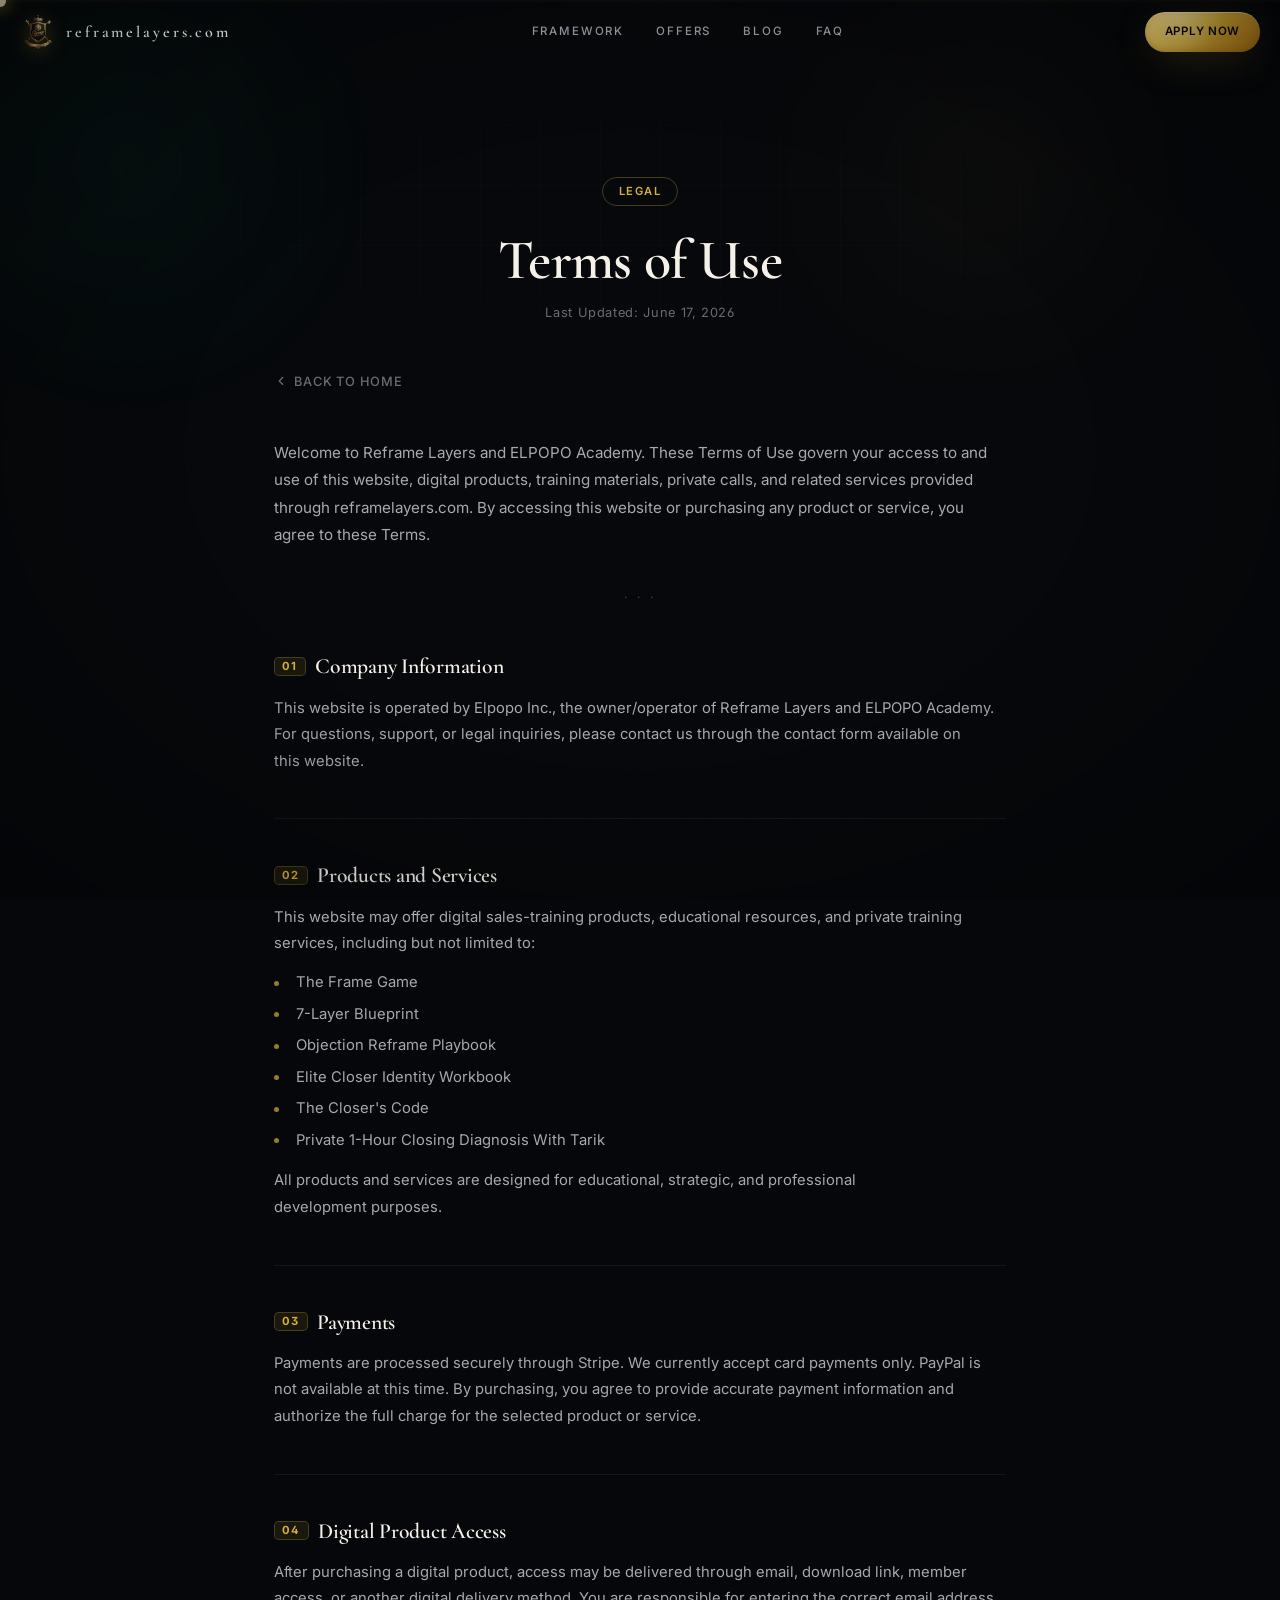
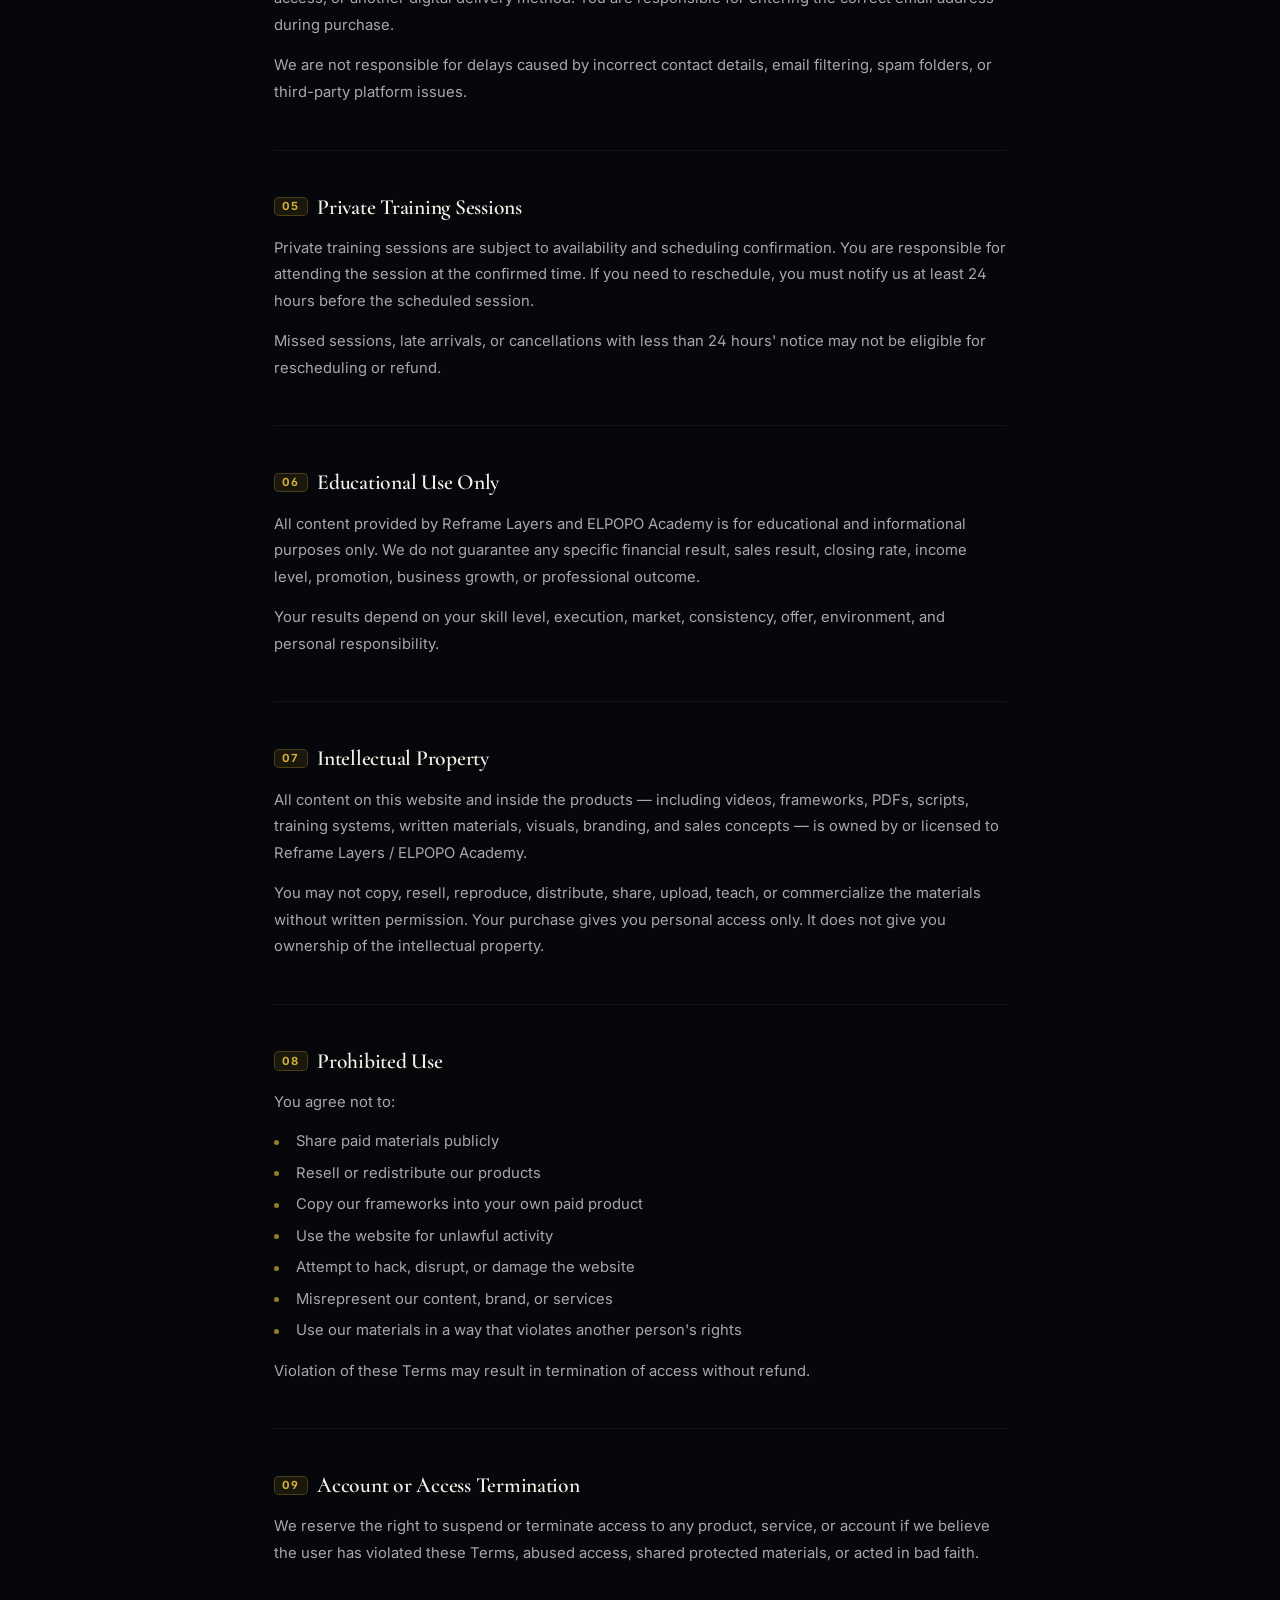
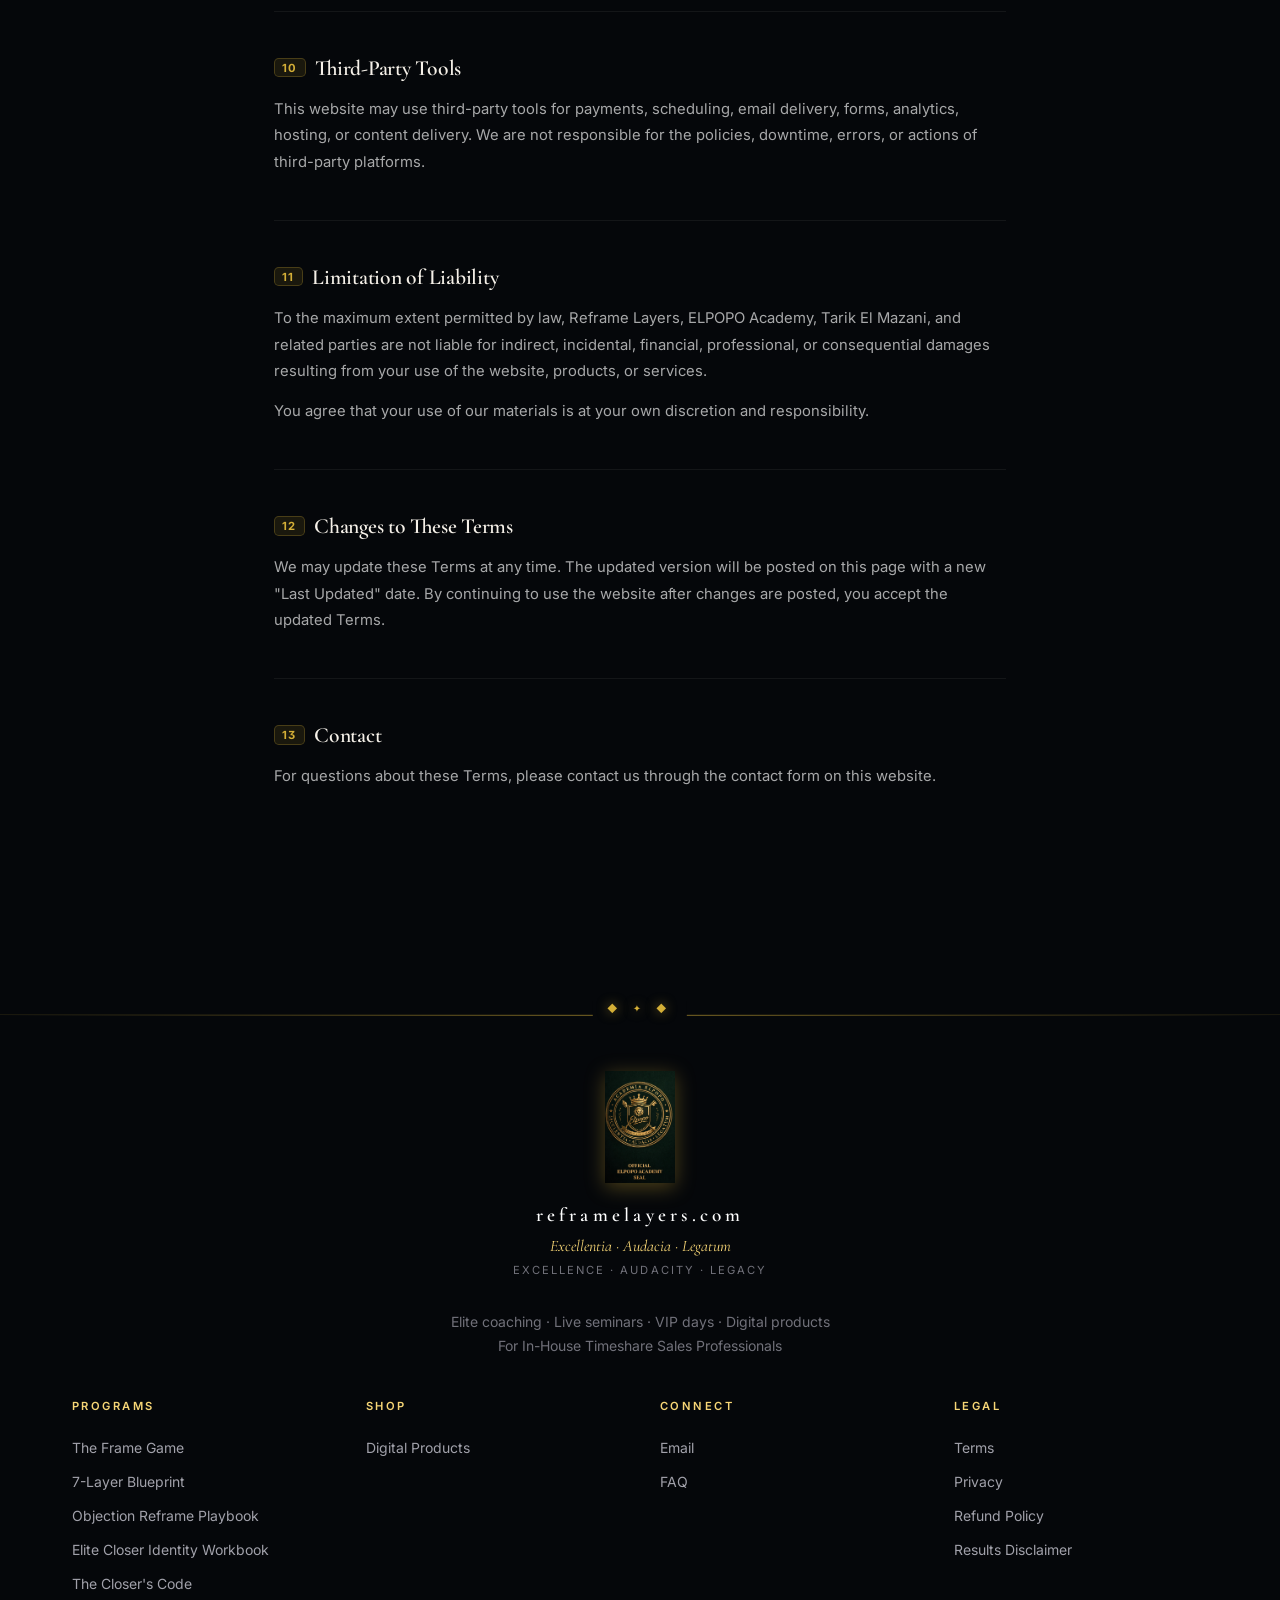
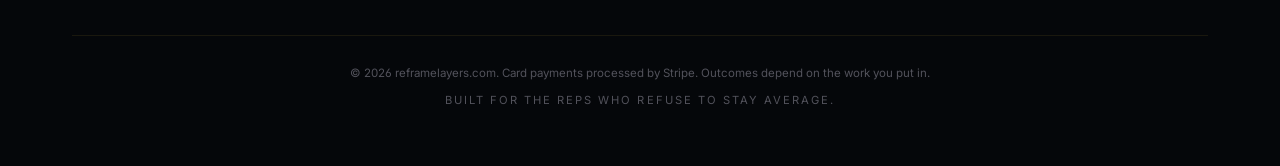
<file: terms.html>
<!DOCTYPE html>
<html lang="en">
<head>
<meta charset="UTF-8" />
<meta name="viewport" content="width=device-width, initial-scale=1.0" />
<meta name="theme-color" content="#05070a" />
<title>Terms of Use — reframelayers.com</title>
<meta name="robots" content="noindex, follow" />
<link rel="icon" type="image/png" sizes="512x512" href="assets/images/logo.png" />
<link rel="preconnect" href="https://fonts.googleapis.com" />
<link rel="preconnect" href="https://fonts.gstatic.com" crossorigin />
<link href="https://fonts.googleapis.com/css2?family=Cormorant+Garamond:ital,wght@0,400;0,500;0,600;0,700;1,400;1,500;1,600&family=Inter:wght@300;400;500;600;700;800&display=swap" rel="stylesheet" />
<link rel="stylesheet" href="css/styles.css" />
<style>
  /* ── Legal page layout ── */
  .legal-hero {
    padding: 7rem 0 3rem;
    text-align: center;
    position: relative;
  }
  .legal-hero .grid-bg {
    position: absolute; inset: 0;
    background-image:
      linear-gradient(rgba(255,255,255,.03) 1px, transparent 1px),
      linear-gradient(90deg, rgba(255,255,255,.03) 1px, transparent 1px);
    background-size: 60px 60px;
    pointer-events: none;
  }
  .legal-hero .glow {
    position: absolute; border-radius: 50%; filter: blur(80px); pointer-events: none;
  }
  .legal-hero .glow-emerald {
    width: 400px; height: 400px;
    background: radial-gradient(circle, rgba(16,185,129,.12) 0%, transparent 70%);
    top: -100px; left: 10%;
  }
  .legal-hero .glow-gold {
    width: 350px; height: 350px;
    background: radial-gradient(circle, rgba(212,175,55,.10) 0%, transparent 70%);
    top: -60px; right: 10%;
  }
  .legal-hero-inner { position: relative; z-index: 1; }
  .legal-tag {
    display: inline-block;
    font-family: 'Inter', sans-serif;
    font-size: .7rem;
    font-weight: 600;
    letter-spacing: .12em;
    text-transform: uppercase;
    color: var(--clr-gold, #d4af37);
    border: 1px solid rgba(212,175,55,.3);
    border-radius: 2rem;
    padding: .3rem 1rem;
    margin-bottom: 1.5rem;
  }
  .legal-title {
    font-family: 'Cormorant Garamond', Georgia, serif;
    font-size: clamp(2.2rem, 5vw, 3.5rem);
    font-weight: 600;
    color: #f5f0e8;
    line-height: 1.1;
    margin-bottom: .75rem;
  }
  .legal-date {
    font-family: 'Inter', sans-serif;
    font-size: .8rem;
    color: rgba(255,255,255,.4);
    letter-spacing: .05em;
  }
  /* ── Legal body ── */
  .legal-body {
    max-width: 780px;
    margin: 0 auto;
    padding: 0 1.5rem 6rem;
  }
  .legal-section {
    margin-bottom: 2.75rem;
    padding-bottom: 2.75rem;
    border-bottom: 1px solid rgba(255,255,255,.06);
  }
  .legal-section:last-child { border-bottom: none; }
  .legal-section h2 {
    font-family: 'Cormorant Garamond', Georgia, serif;
    font-size: 1.35rem;
    font-weight: 600;
    color: #f5f0e8;
    margin-bottom: 1rem;
    display: flex;
    align-items: center;
    gap: .6rem;
  }
  .legal-section h2 .num {
    font-family: 'Inter', sans-serif;
    font-size: .7rem;
    font-weight: 700;
    letter-spacing: .1em;
    color: var(--clr-gold, #d4af37);
    background: rgba(212,175,55,.1);
    border: 1px solid rgba(212,175,55,.25);
    border-radius: .3rem;
    padding: .15rem .45rem;
    flex-shrink: 0;
  }
  .legal-section p {
    font-family: 'Inter', sans-serif;
    font-size: .925rem;
    line-height: 1.8;
    color: rgba(255,255,255,.65);
    margin-bottom: .85rem;
  }
  .legal-section p:last-child { margin-bottom: 0; }
  .legal-section ul {
    list-style: none;
    padding: 0;
    margin: .5rem 0 .85rem;
  }
  .legal-section ul li {
    font-family: 'Inter', sans-serif;
    font-size: .925rem;
    line-height: 1.75;
    color: rgba(255,255,255,.65);
    padding-left: 1.4rem;
    position: relative;
    margin-bottom: .35rem;
  }
  .legal-section ul li::before {
    content: '';
    position: absolute; left: 0; top: .7em;
    width: 5px; height: 5px;
    border-radius: 50%;
    background: var(--clr-gold, #d4af37);
    opacity: .7;
  }
  /* ── Back link ── */
  .legal-back {
    display: inline-flex;
    align-items: center;
    gap: .4rem;
    font-family: 'Inter', sans-serif;
    font-size: .8rem;
    font-weight: 500;
    letter-spacing: .06em;
    text-transform: uppercase;
    color: rgba(255,255,255,.4);
    text-decoration: none;
    margin-bottom: 3rem;
    transition: color .2s;
  }
  .legal-back:hover { color: var(--clr-gold, #d4af37); }
  .legal-back svg { width: 14px; height: 14px; }
  /* ── Divider ornament ── */
  .legal-divider {
    text-align: center;
    margin: 1.5rem 0 3rem;
    color: rgba(212,175,55,.4);
    font-size: .75rem;
    letter-spacing: .3em;
  }
  /* page bg */
  body { background: #05070a; }
</style>
</head>
<body>

<!-- ============ SCROLL PROGRESS BAR ============ -->
<div class="scroll-progress" aria-hidden="true"><div class="scroll-progress-bar" id="scrollBar"></div></div>

<!-- ============ NAV ============ -->
<header class="nav" id="nav">
  <div class="nav-inner">
    <a href="index.html" class="brand">
      <span class="brand-mark" aria-hidden><img src="assets/images/logo.png" alt="" width="40" height="40" decoding="async" onerror="this.style.display='none';this.parentElement.textContent='🦁'"></span>
      <span class="brand-name">reframelayers.com</span>
    </a>
    <nav class="nav-links" aria-label="Primary">
      <a href="index.html#program">Framework</a>
      <a href="index.html#offer">Offers</a>
      <a href="blog.html">Blog</a>
      <a href="index.html#faq">FAQ</a>
    </nav>
    <a href="index.html#apply" class="btn btn-gold btn-sm nav-cta">Apply Now</a>
    <button type="button" class="nav-toggle" id="navToggle" aria-label="Toggle menu" aria-expanded="false">
      <span></span><span></span><span></span>
    </button>
  </div>
  <div class="nav-mobile" id="navMobile">
    <a href="index.html#program">Framework</a>
    <a href="index.html#offer">Offers</a>
    <a href="blog.html">Blog</a>
    <a href="index.html#faq">FAQ</a>
    <a href="index.html#apply" class="btn btn-gold btn-md" style="margin-top:.75rem;">Apply Now</a>
  </div>
</header>

<main id="top">

  <!-- ============ HERO ============ -->
  <div class="legal-hero">
    <div class="grid-bg" aria-hidden="true"></div>
    <div class="glow glow-emerald" aria-hidden="true"></div>
    <div class="glow glow-gold" aria-hidden="true"></div>
    <div class="legal-hero-inner container">
      <div class="legal-tag">Legal</div>
      <h1 class="legal-title">Terms of Use</h1>
      <p class="legal-date">Last Updated: June 17, 2026</p>
    </div>
  </div>

  <!-- ============ CONTENT ============ -->
  <div class="legal-body">
    <a href="index.html" class="legal-back">
      <svg viewBox="0 0 24 24" fill="none" stroke="currentColor" stroke-width="2" stroke-linecap="round" stroke-linejoin="round"><polyline points="15 18 9 12 15 6"/></svg>
      Back to Home
    </a>

    <p style="font-family:'Inter',sans-serif;font-size:.95rem;line-height:1.8;color:rgba(255,255,255,.65);margin-bottom:2.5rem;">
      Welcome to Reframe Layers and ELPOPO Academy. These Terms of Use govern your access to and use of this website, digital products, training materials, private calls, and related services provided through reframelayers.com. By accessing this website or purchasing any product or service, you agree to these Terms.
    </p>

    <div class="legal-divider">· · ·</div>

    <div class="legal-section">
      <h2><span class="num">01</span> Company Information</h2>
      <p>This website is operated by Elpopo Inc., the owner/operator of Reframe Layers and ELPOPO Academy. For questions, support, or legal inquiries, please contact us through the contact form available on this website.</p>
    </div>

    <div class="legal-section">
      <h2><span class="num">02</span> Products and Services</h2>
      <p>This website may offer digital sales-training products, educational resources, and private training services, including but not limited to:</p>
      <ul>
        <li>The Frame Game</li>
        <li>7-Layer Blueprint</li>
        <li>Objection Reframe Playbook</li>
        <li>Elite Closer Identity Workbook</li>
        <li>The Closer's Code</li>
        <li>Private 1-Hour Closing Diagnosis With Tarik</li>
      </ul>
      <p>All products and services are designed for educational, strategic, and professional development purposes.</p>
    </div>

    <div class="legal-section">
      <h2><span class="num">03</span> Payments</h2>
      <p>Payments are processed securely through Stripe. We currently accept card payments only. PayPal is not available at this time. By purchasing, you agree to provide accurate payment information and authorize the full charge for the selected product or service.</p>
    </div>

    <div class="legal-section">
      <h2><span class="num">04</span> Digital Product Access</h2>
      <p>After purchasing a digital product, access may be delivered through email, download link, member access, or another digital delivery method. You are responsible for entering the correct email address during purchase.</p>
      <p>We are not responsible for delays caused by incorrect contact details, email filtering, spam folders, or third-party platform issues.</p>
    </div>

    <div class="legal-section">
      <h2><span class="num">05</span> Private Training Sessions</h2>
      <p>Private training sessions are subject to availability and scheduling confirmation. You are responsible for attending the session at the confirmed time. If you need to reschedule, you must notify us at least 24 hours before the scheduled session.</p>
      <p>Missed sessions, late arrivals, or cancellations with less than 24 hours' notice may not be eligible for rescheduling or refund.</p>
    </div>

    <div class="legal-section">
      <h2><span class="num">06</span> Educational Use Only</h2>
      <p>All content provided by Reframe Layers and ELPOPO Academy is for educational and informational purposes only. We do not guarantee any specific financial result, sales result, closing rate, income level, promotion, business growth, or professional outcome.</p>
      <p>Your results depend on your skill level, execution, market, consistency, offer, environment, and personal responsibility.</p>
    </div>

    <div class="legal-section">
      <h2><span class="num">07</span> Intellectual Property</h2>
      <p>All content on this website and inside the products — including videos, frameworks, PDFs, scripts, training systems, written materials, visuals, branding, and sales concepts — is owned by or licensed to Reframe Layers / ELPOPO Academy.</p>
      <p>You may not copy, resell, reproduce, distribute, share, upload, teach, or commercialize the materials without written permission. Your purchase gives you personal access only. It does not give you ownership of the intellectual property.</p>
    </div>

    <div class="legal-section">
      <h2><span class="num">08</span> Prohibited Use</h2>
      <p>You agree not to:</p>
      <ul>
        <li>Share paid materials publicly</li>
        <li>Resell or redistribute our products</li>
        <li>Copy our frameworks into your own paid product</li>
        <li>Use the website for unlawful activity</li>
        <li>Attempt to hack, disrupt, or damage the website</li>
        <li>Misrepresent our content, brand, or services</li>
        <li>Use our materials in a way that violates another person's rights</li>
      </ul>
      <p>Violation of these Terms may result in termination of access without refund.</p>
    </div>

    <div class="legal-section">
      <h2><span class="num">09</span> Account or Access Termination</h2>
      <p>We reserve the right to suspend or terminate access to any product, service, or account if we believe the user has violated these Terms, abused access, shared protected materials, or acted in bad faith.</p>
    </div>

    <div class="legal-section">
      <h2><span class="num">10</span> Third-Party Tools</h2>
      <p>This website may use third-party tools for payments, scheduling, email delivery, forms, analytics, hosting, or content delivery. We are not responsible for the policies, downtime, errors, or actions of third-party platforms.</p>
    </div>

    <div class="legal-section">
      <h2><span class="num">11</span> Limitation of Liability</h2>
      <p>To the maximum extent permitted by law, Reframe Layers, ELPOPO Academy, Tarik El Mazani, and related parties are not liable for indirect, incidental, financial, professional, or consequential damages resulting from your use of the website, products, or services.</p>
      <p>You agree that your use of our materials is at your own discretion and responsibility.</p>
    </div>

    <div class="legal-section">
      <h2><span class="num">12</span> Changes to These Terms</h2>
      <p>We may update these Terms at any time. The updated version will be posted on this page with a new "Last Updated" date. By continuing to use the website after changes are posted, you accept the updated Terms.</p>
    </div>

    <div class="legal-section">
      <h2><span class="num">13</span> Contact</h2>
      <p>For questions about these Terms, please contact us through the contact form on this website.</p>
    </div>
  </div>

</main>

<!-- ============ FOOTER ============ -->
<footer class="footer">
  <div class="container">
    <div class="footer-brand">
      <span class="brand-mark footer-brand-mark" aria-hidden><img src="assets/images/logo-seal.jpg" alt="" width="1320" height="2136" loading="lazy" decoding="async" onerror="this.style.display='none';this.parentElement.textContent='🦁'"></span>
      <div class="brand-name">reframelayers.com</div>
      <div class="motto">Excellentia · Audacia · Legatum</div>
      <div class="motto-en">Excellence · Audacity · Legacy</div>
    </div>
    <p class="footer-desc">Elite coaching · Live seminars · VIP days · Digital products<br>For In-House Timeshare Sales Professionals</p>
    <div class="footer-grid">
      <div>
        <div class="footer-h">Programs</div>
        <ul><li><a href="index.html#offer">The Frame Game</a></li><li><a href="index.html#offer">7-Layer Blueprint</a></li><li><a href="index.html#offer">Objection Reframe Playbook</a></li><li><a href="index.html#offer">Elite Closer Identity Workbook</a></li><li><a href="index.html#offer">The Closer's Code</a></li></ul>
      </div>
      <div>
        <div class="footer-h">Shop</div>
        <ul><li><a href="index.html#shop">Digital Products</a></li></ul>
      </div>
      <div>
        <div class="footer-h">Connect</div>
        <ul><li><a href="mailto:contact@reframelayers.com">Email</a></li><li><a href="index.html#faq">FAQ</a></li></ul>
      </div>
      <div>
        <div class="footer-h">Legal</div>
        <ul>
          <li><a href="terms.html">Terms</a></li>
          <li><a href="privacy.html">Privacy</a></li>
          <li><a href="refund.html">Refund Policy</a></li>
          <li><a href="disclaimer.html">Results Disclaimer</a></li>
        </ul>
      </div>
    </div>
    <div class="footer-bottom">
      <p>© <span id="year">2026</span> reframelayers.com. Card payments processed by Stripe. Outcomes depend on the work you put in.</p>
      <p class="uppercase small">Built for the reps who refuse to stay average.</p>
    </div>
  </div>
</footer>

<script>
  // Scroll progress
  const bar = document.getElementById('scrollBar');
  if (bar) {
    window.addEventListener('scroll', () => {
      const pct = window.scrollY / (document.documentElement.scrollHeight - window.innerHeight) * 100;
      bar.style.width = Math.min(pct, 100) + '%';
    }, { passive: true });
  }
  // Nav scroll
  const nav = document.getElementById('nav');
  if (nav) {
    window.addEventListener('scroll', () => {
      nav.classList.toggle('scrolled', window.scrollY > 40);
    }, { passive: true });
  }
  // Mobile toggle
  const toggle = document.getElementById('navToggle');
  const mobile = document.getElementById('navMobile');
  if (toggle && mobile) {
    toggle.addEventListener('click', () => {
      const open = mobile.classList.toggle('open');
      toggle.setAttribute('aria-expanded', open);
    });
  }
  // Year
  const yr = document.getElementById('year');
  if (yr) yr.textContent = new Date().getFullYear();
</script>
</body>
</html>
</file>
<file: css/styles.css>
/* ===================================================================
   ELPOPO ACADEMY — Luxury Dark Conversion Funnel
   =================================================================== */

/* ---------- SCROLL PROGRESS BAR ---------- */
.scroll-progress {
  position: fixed;
  top: 0; left: 0; right: 0;
  height: 2px;
  z-index: 60;
  background: rgba(212, 175, 55, 0.04);
  pointer-events: none;
  -webkit-backdrop-filter: blur(8px);
  backdrop-filter: blur(8px);
}
.scroll-progress-bar {
  position: relative;
  height: 100%;
  width: 0%;
  background: linear-gradient(90deg, var(--emerald-bright) 0%, var(--gold-300) 35%, var(--gold) 70%, var(--gold-100) 100%);
  box-shadow:
    0 0 10px rgba(212, 175, 55, 0.7),
    0 0 20px rgba(212, 175, 55, 0.4);
  transition: width .08s ease-out;
}
.scroll-progress-bar::after {
  content: '';
  position: absolute;
  right: 0; top: 50%;
  width: 12px; height: 12px;
  background: var(--gold-100);
  border-radius: 50%;
  transform: translate(50%, -50%);
  box-shadow: 0 0 16px var(--gold), 0 0 28px rgba(212, 175, 55, 0.6);
  opacity: 0.85;
}

/* ---------- HERO CREST (ORNAMENTAL LOGO IMAGE) ---------- */
.hero-crest {
  position: relative;
  width: 4.5rem;
  height: 5.5rem;
  margin: 0 auto 0.75rem;
  animation: heroFloat 4.5s ease-in-out infinite;
  display: flex;
  align-items: center;
  justify-content: center;
}
@media (min-width: 768px) {
  .hero-crest { width: 6.5rem; height: 8rem; margin-bottom: 0.9rem; }
}
@media (min-width: 1024px) {
  .hero-crest { width: 7.5rem; height: 9rem; }
}

.hero-crest-png {
  position: relative;
  z-index: 2;
  width: 100%;
  height: 100%;
  object-fit: contain;
  filter:
    drop-shadow(0 8px 20px rgba(212, 175, 55, 0.35))
    drop-shadow(0 4px 12px rgba(0, 0, 0, 0.5));
  transition: filter .35s, transform .35s;
}
.hero-crest:hover .hero-crest-png {
  filter:
    drop-shadow(0 14px 32px rgba(212, 175, 55, 0.55))
    drop-shadow(0 6px 18px rgba(0, 0, 0, 0.55));
  transform: scale(1.02);
}

@keyframes heroFloat {
  0%, 100% { transform: translateY(0); }
  50% { transform: translateY(-8px); }
}

/* Gold halo glow behind the logo — multi-layer for cinematic depth */
.crest-halo {
  position: absolute;
  inset: -20%;
  z-index: 1;
  background:
    radial-gradient(circle at 50% 45%, rgba(247, 214, 118, 0.45) 0%, rgba(212, 175, 55, 0.18) 25%, rgba(212, 175, 55, 0.08) 45%, transparent 70%);
  border-radius: 50%;
  filter: blur(32px);
  animation: haloPulse 5s ease-in-out infinite;
  pointer-events: none;
}
.crest-halo::before {
  content: '';
  position: absolute;
  inset: 25%;
  background: radial-gradient(circle, rgba(247, 214, 118, 0.6), transparent 60%);
  border-radius: 50%;
  filter: blur(18px);
  animation: haloInner 3.5s ease-in-out infinite alternate;
}
@keyframes haloPulse {
  0%, 100% { opacity: 0.5; transform: scale(1); }
  50% { opacity: 0.95; transform: scale(1.12); }
}
@keyframes haloInner {
  0% { opacity: 0.5; transform: scale(0.9); }
  100% { opacity: 0.9; transform: scale(1.15); }
}

/* Radiating light rays behind the crest */
.hero-crest::before {
  content: '';
  position: absolute;
  inset: -50%;
  z-index: 0;
  background:
    conic-gradient(
      from 0deg,
      transparent 0deg,
      rgba(212, 175, 55, 0.1) 30deg,
      transparent 60deg,
      rgba(212, 175, 55, 0.07) 120deg,
      transparent 150deg,
      rgba(212, 175, 55, 0.12) 220deg,
      transparent 260deg,
      rgba(212, 175, 55, 0.08) 320deg,
      transparent 360deg
    );
  filter: blur(40px);
  animation: rayRotate 40s linear infinite;
  pointer-events: none;
  opacity: 0.7;
}
@keyframes rayRotate {
  to { transform: rotate(360deg); }
}

/* ---------- TOKENS ---------- */
:root {
  --ink-950: #05070a;
  --ink-900: #0a0d10;
  --ink-850: #0d1114;
  --ink-800: #11161a;
  --ink-700: #171c21;

  --emerald-deep: #06251a;
  --emerald-dark: #0a3d2a;
  --emerald: #0f5a3d;
  --emerald-mid: #15805a;
  --emerald-bright: #1fbf85;
  --emerald-glow: #34d399;

  --gold-50:  #fff8e1;
  --gold-100: #fdecbe;
  --gold-200: #f7d676;
  --gold-300: #f2c14b;
  --gold:     #d4af37;
  --gold-500: #c9871a;
  --gold-700: #7a4d0d;

  --red:      #ef4444;
  --red-soft: rgba(239, 68, 68, 0.3);

  --line-gold: rgba(212, 175, 55, 0.18);
  --line-soft: rgba(212, 175, 55, 0.10);

  --grad-gold: linear-gradient(135deg, #f7d676 0%, #d4af37 45%, #a36711 100%);
  --grad-gold-shine: linear-gradient(110deg, transparent 30%, rgba(255,255,255,0.45) 50%, transparent 70%);

  --shadow-gold: 0 0 0 1px rgba(212,175,55,0.2), 0 25px 60px -20px rgba(212,175,55,0.25);
  --shadow-gold-soft: 0 10px 40px -10px rgba(212,175,55,0.35);
  --shadow-panel: 0 30px 80px -20px rgba(0,0,0,0.7), inset 0 1px 0 rgba(212,175,55,0.08);

  --font-sans: 'Inter', system-ui, -apple-system, sans-serif;
  --font-display: 'Cormorant Garamond', Georgia, serif;
}

/* ---------- RESET / BASE ---------- */
*, *::before, *::after { box-sizing: border-box; }
* { margin: 0; padding: 0; }
html {
  scroll-behavior: smooth;
  -webkit-font-smoothing: antialiased;
  text-rendering: optimizeLegibility;
}
body {
  font-family: var(--font-sans);
  font-weight: 400;
  background:
    radial-gradient(1200px 600px at 50% -10%, rgba(15, 90, 61, 0.3), transparent 60%),
    radial-gradient(800px 500px at 90% 30%, rgba(212, 175, 55, 0.07), transparent 60%),
    radial-gradient(900px 600px at 10% 80%, rgba(15, 90, 61, 0.12), transparent 65%),
    var(--ink-950);
  color: #e7ecef;
  min-height: 100vh;
  overflow-x: hidden;
  line-height: 1.5;
  position: relative;
}

/* Subtle film grain overlay for luxury / vintage feel */
body::before {
  content: '';
  position: fixed;
  inset: 0;
  pointer-events: none;
  z-index: 100;
  opacity: 0.04;
  mix-blend-mode: overlay;
  background-image: url("data:image/svg+xml;utf8,<svg xmlns='http://www.w3.org/2000/svg' width='160' height='160'><filter id='n'><feTurbulence type='fractalNoise' baseFrequency='0.9' numOctaves='2' stitchTiles='stitch'/></filter><rect width='100%25' height='100%25' filter='url(%23n)'/></svg>");
}

/* Vignette — darker corners for depth */
body::after {
  content: '';
  position: fixed;
  inset: 0;
  pointer-events: none;
  z-index: 99;
  background: radial-gradient(ellipse at center, transparent 50%, rgba(0, 0, 0, 0.35) 100%);
}

img, svg { display: block; max-width: 100%; }
video, iframe { max-width: 100%; }
video { height: auto; }
button { border: 0; background: none; cursor: pointer; font: inherit; color: inherit; }
a { color: inherit; text-decoration: none; transition: color .2s; }
ul { list-style: none; }
em { font-style: italic; }

::-webkit-scrollbar { width: 10px; height: 10px; }
::-webkit-scrollbar-track { background: var(--ink-950); }
::-webkit-scrollbar-thumb {
  background: linear-gradient(180deg, var(--gold), var(--gold-700));
  border-radius: 10px;
}

/* ---------- LAYOUT ---------- */
.container {
  width: 100%;
  max-width: 1200px;
  margin: 0 auto;
  padding: 0 1.25rem;
}
.container-md { max-width: 880px; }
.section { position: relative; padding: 5rem 0; isolation: isolate; }
.section-border-top {
  border-top: 1px solid var(--line-soft);
  position: relative;
}
/* Gold fleuron mark at the top of each major section */
.section-border-top::before {
  content: '✦';
  position: absolute;
  top: -10px;
  left: 50%;
  transform: translateX(-50%);
  width: 32px; height: 20px;
  display: grid;
  place-items: center;
  background: var(--ink-950);
  color: var(--gold);
  font-size: 12px;
  text-shadow: 0 0 12px rgba(212, 175, 55, 0.7);
  z-index: 1;
}

@media (min-width: 768px) {
  .container { padding: 0 1.5rem; }
  .section { padding: 7rem 0; }
}
@media (min-width: 1024px) {
  .container { padding: 0 2rem; }
  .section { padding: 9rem 0; }
}

/* ---------- TYPOGRAPHY ---------- */
.h-display-2xl, .h-display-xl, .h-display-lg, .h-display-md, .h-display-sm {
  font-family: var(--font-display);
  font-weight: 500;
  letter-spacing: -0.02em;
  color: #fff;
  text-wrap: balance;
}
.h-display-2xl { font-size: clamp(3rem, 7vw, 6.5rem); line-height: 0.95; letter-spacing: -0.03em; }
.h-display-xl  { font-size: clamp(2.5rem, 5.5vw, 4.75rem); line-height: 1.0; letter-spacing: -0.025em; }
.h-display-lg  { font-size: clamp(2rem, 4vw, 3.25rem); line-height: 1.05; }
.h-display-md  { font-size: clamp(1.25rem, 2vw, 1.65rem); line-height: 1.2; }
.h-display-sm  { font-size: 1.2rem; line-height: 1.3; }

.gold-italic {
  font-style: italic;
  background: linear-gradient(135deg, var(--gold-100) 0%, var(--gold-300) 35%, var(--gold) 55%, #a36711 100%);
  -webkit-background-clip: text;
  background-clip: text;
  color: transparent;
}
.gold-text {
  background: linear-gradient(135deg, var(--gold-100) 0%, var(--gold-300) 35%, var(--gold) 55%, #a36711 100%);
  -webkit-background-clip: text;
  background-clip: text;
  color: transparent;
}
.gold-shine {
  background: linear-gradient(110deg, var(--gold) 30%, var(--gold-50) 50%, var(--gold) 70%);
  background-size: 200% 100%;
  -webkit-background-clip: text;
  background-clip: text;
  color: transparent;
  animation: shine 2.8s linear infinite;
  font-style: italic;
}
.t-gold { color: var(--gold-200); }
.text-balance { text-wrap: balance; }
.muted { color: #a1a1aa; }
.muted.small, .small { font-size: 0.78rem; }
.uppercase { text-transform: uppercase; letter-spacing: 0.18em; }
.center { text-align: center; }
.italic { font-style: italic; }

.lead { font-size: clamp(1rem, 1.4vw, 1.2rem); line-height: 1.6; color: #d4d4d8; max-width: 42rem; }

/* ---------- EYEBROW LABELS ---------- */
.eyebrow {
  display: inline-flex;
  align-items: center;
  gap: 0.5rem;
  padding: 0.45rem 1rem;
  border-radius: 9999px;
  background:
    linear-gradient(180deg, rgba(212, 175, 55, 0.14), rgba(212, 175, 55, 0.04)),
    linear-gradient(180deg, rgba(15, 90, 61, 0.08), transparent);
  border: 1px solid rgba(212, 175, 55, 0.32);
  color: var(--gold-300);
  font-size: 0.7rem;
  font-weight: 600;
  letter-spacing: 0.2em;
  text-transform: uppercase;
  box-shadow:
    inset 0 1px 0 rgba(255, 255, 255, 0.05),
    0 4px 18px -8px rgba(212, 175, 55, 0.4);
  position: relative;
}
.eyebrow-emerald {
  background: linear-gradient(180deg, rgba(31, 191, 133, 0.14), rgba(31, 191, 133, 0.04));
  border-color: rgba(31, 191, 133, 0.32);
  color: var(--emerald-glow);
}
.eyebrow .dot { width: 4px; height: 4px; border-radius: 50%; background: currentColor; }
.dot-ping {
  position: relative;
  width: 6px; height: 6px;
  background: var(--gold);
  border-radius: 50%;
}
.dot-ping::after {
  content: '';
  position: absolute;
  inset: 0;
  border-radius: 50%;
  background: rgba(212, 175, 55, 0.6);
  animation: ping 1.5s cubic-bezier(0, 0, 0.2, 1) infinite;
}
@keyframes ping { 0%,100% { transform: scale(1); opacity: 1; } 75% { transform: scale(2); opacity: 0; } }

/* ---------- BUTTONS ---------- */
.btn {
  position: relative;
  display: inline-flex;
  align-items: center;
  justify-content: center;
  gap: 0.5rem;
  font-weight: 600;
  letter-spacing: 0.06em;
  text-transform: uppercase;
  border-radius: 9999px;
  transition: transform .25s, box-shadow .25s, border-color .25s, background-color .25s;
  cursor: pointer;
  overflow: hidden;
  user-select: none;
  white-space: nowrap;
}
.btn-sm { height: 2.5rem; padding: 0 1.25rem; font-size: 0.72rem; }
.btn-md { height: 3rem; padding: 0 1.75rem; font-size: 0.78rem; }
.btn-lg { height: 3.5rem; padding: 0 2.25rem; font-size: 0.85rem; }
.btn-xl { height: 4rem; padding: 0 3rem; font-size: 0.92rem; }
.btn-full { width: 100%; }

.btn-gold {
  color: var(--ink-950);
  background:
    radial-gradient(circle at 30% 0%, rgba(255, 255, 255, 0.3), transparent 50%),
    var(--grad-gold);
  box-shadow:
    var(--shadow-gold-soft),
    inset 0 1px 0 rgba(255, 255, 255, 0.4),
    inset 0 -2px 6px rgba(122, 77, 13, 0.3);
}
.btn-gold:hover { transform: translateY(-2px); box-shadow: var(--shadow-gold), inset 0 1px 0 rgba(255, 255, 255, 0.5), inset 0 -2px 6px rgba(122, 77, 13, 0.35); }
.btn-gold:active { transform: translateY(0); }
.btn-gold::before {
  content: '';
  position: absolute;
  inset: 0;
  background: linear-gradient(110deg, transparent 35%, rgba(255, 255, 255, 0.55) 50%, transparent 65%);
  background-size: 200% 100%;
  transform: translateX(-100%);
  transition: transform .75s cubic-bezier(0.22, 1, 0.36, 1);
  pointer-events: none;
}
.btn-gold:hover::before { transform: translateX(100%); }

.btn-ghost {
  color: var(--gold-200);
  background: rgba(255, 255, 255, 0.03);
  border: 1px solid rgba(212, 175, 55, 0.2);
  -webkit-backdrop-filter: blur(8px);
  backdrop-filter: blur(8px);
}
.btn-ghost:hover {
  background: rgba(255, 255, 255, 0.06);
  border-color: rgba(212, 175, 55, 0.45);
  transform: translateY(-1px);
}

.btn-emerald {
  color: #fff;
  background: linear-gradient(135deg, var(--emerald-mid), var(--emerald), var(--emerald-deep));
  border: 1px solid rgba(31, 191, 133, 0.3);
  box-shadow: 0 10px 40px -10px rgba(31, 191, 133, 0.45);
  position: relative;
  overflow: hidden;
}
.btn-emerald::before {
  content: '';
  position: absolute;
  inset: 0;
  background: var(--grad-gold-shine);
  background-size: 200% 100%;
  transform: translateX(-100%);
  transition: transform .6s;
  pointer-events: none;
  opacity: 0.4;
}
.btn-emerald:hover { transform: translateY(-2px); box-shadow: 0 18px 50px -12px rgba(31, 191, 133, 0.6); }
.btn-emerald:hover::before { transform: translateX(100%); }

/* Red urgency button */
.btn-red {
  color: #fff;
  background: linear-gradient(135deg, #f87171, #ef4444, #b91c1c);
  border: 1px solid rgba(239, 68, 68, 0.4);
  box-shadow: 0 10px 40px -10px rgba(239, 68, 68, 0.5);
  position: relative;
  overflow: hidden;
}
.btn-red::before {
  content: '';
  position: absolute;
  inset: 0;
  background: var(--grad-gold-shine);
  background-size: 200% 100%;
  transform: translateX(-100%);
  transition: transform .6s;
  pointer-events: none;
  opacity: 0.4;
}
.btn-red:hover {
  transform: translateY(-2px);
  box-shadow: 0 18px 50px -12px rgba(239, 68, 68, 0.65);
}
.btn-red:hover::before { transform: translateX(100%); }

/* Magnetic hover — uses CSS vars set by JS */
.btn-magnetic {
  transform: translate(var(--mx, 0), var(--my, 0));
  transition: transform .25s cubic-bezier(0.22, 1, 0.36, 1), box-shadow .25s, background-color .25s, border-color .25s;
}
.btn-magnetic:hover { transition-duration: .15s; }

/* Glow ring on hover for primary CTAs */
.btn-gold:hover { box-shadow: var(--shadow-gold), 0 0 30px rgba(212, 175, 55, 0.35); }

.cta-row {
  display: flex;
  flex-wrap: wrap;
  gap: 0.75rem;
  align-items: center;
  margin-top: 1.5rem;
}
.cta-row.center { justify-content: center; }

/* `pulse` and `.warn-icon` were defined alongside the removed top-bar styles.
   `pulse` is still used by `.flame` and `.dot-emerald`, so keep the keyframes. */
@keyframes pulse { 0%,100% { opacity: 1; } 50% { opacity: 0.5; } }

/* ---------- NAVIGATION ---------- */
.nav {
  position: sticky;
  top: 0;
  z-index: 40;
  width: 100%;
  transition: all .4s;
  background: transparent;
  border-bottom: 1px solid transparent;
}
.nav.is-scrolled {
  background: rgba(5, 7, 10, 0.85);
  -webkit-backdrop-filter: blur(20px);
  backdrop-filter: blur(20px);
  border-bottom-color: var(--line-soft);
}
.nav-inner {
  max-width: 1280px;
  margin: 0 auto;
  display: flex;
  align-items: center;
  justify-content: space-between;
  gap: 1rem;
  padding: 0 1.25rem;
  height: 4rem;
}
.brand {
  display: flex;
  align-items: center;
  gap: 0.625rem;
}
.brand-mark {
  position: relative;
  display: inline-flex;
  align-items: center;
  justify-content: center;
  width: 2.25rem;
  height: 2.5rem;
  font-size: 1rem;
  animation: navFloat 3.6s ease-in-out infinite;
  filter: drop-shadow(0 4px 10px rgba(212, 175, 55, 0.35));
}
.brand-mark img {
  width: 100%;
  height: 100%;
  object-fit: contain;
}
@keyframes navFloat {
  0%, 100% { transform: translateY(0); }
  50% { transform: translateY(-3px); }
}

/* Footer brand mark — larger */
.footer-brand-mark {
  width: 5rem;
  height: 6rem;
}
@media (min-width: 768px) {
  .footer-brand-mark { width: 6rem; height: 7rem; }
}
.brand-name {
  font-family: var(--font-display);
  font-weight: 600;
  letter-spacing: 0.18em;
  font-size: 1rem;
  color: #fff;
}
.nav-links {
  display: none;
  align-items: center;
  gap: 2rem;
}
.nav-links a {
  font-size: 0.72rem;
  font-weight: 500;
  letter-spacing: 0.16em;
  text-transform: uppercase;
  color: #a1a1aa;
}
.nav-links a:hover { color: var(--gold-200); }
.nav-cta { display: none; }
.nav-toggle {
  display: flex;
  flex-direction: column;
  gap: 4px;
  padding: 0.7rem;
  border-radius: 0.4rem;
  border: 1px solid var(--line-soft);
}
.nav-toggle span { display: block; width: 1rem; height: 2px; background: var(--gold-200); transition: transform .25s; }
.nav-mobile {
  display: none;
  flex-direction: column;
  gap: 0.25rem;
  padding: 1rem 1.25rem;
  background: rgba(5, 7, 10, 0.95);
  border-top: 1px solid var(--line-soft);
  -webkit-backdrop-filter: blur(16px);
  backdrop-filter: blur(16px);
}
.nav-mobile.is-open { display: flex; }
.nav-mobile a {
  padding: 0.75rem 0.75rem;
  font-size: 0.85rem;
  text-transform: uppercase;
  letter-spacing: 0.16em;
  color: #d4d4d8;
  border-radius: 0.5rem;
}
.nav-mobile a:hover { background: rgba(255,255,255,0.04); color: var(--gold-200); }

@media (min-width: 768px) {
  .nav-toggle { display: none; }
  .nav-links { display: flex; }
  .nav-cta { display: inline-flex; }
}

/* ---------- HERO ---------- */
.hero { padding-top: 1.5rem; padding-bottom: 5rem; overflow: hidden; }
@media (min-width: 768px) { .hero { padding-top: 2.5rem; padding-bottom: 6rem; } }

.hero-bg { position: absolute; inset: 0; z-index: -1; pointer-events: none; }
.grid-bg {
  position: absolute;
  inset: 0;
  background-image:
    linear-gradient(rgba(212, 175, 55, 0.05) 1px, transparent 1px),
    linear-gradient(90deg, rgba(212, 175, 55, 0.05) 1px, transparent 1px);
  background-size: 56px 56px;
  -webkit-mask-image: radial-gradient(ellipse at center, black 30%, transparent 80%);
  mask-image: radial-gradient(ellipse at center, black 30%, transparent 80%);
  opacity: 0.4;
}
.glow { position: absolute; border-radius: 50%; filter: blur(80px); pointer-events: none; }
.glow-emerald {
  top: -160px; left: 50%; transform: translateX(-50%);
  width: 1200px; height: 700px;
  background: radial-gradient(ellipse, rgba(15, 90, 61, 0.35), transparent 60%);
  opacity: 0.7;
}
.glow-gold {
  top: 30%; right: -128px;
  width: 500px; height: 500px;
  background: radial-gradient(ellipse, rgba(212, 175, 55, 0.18), transparent 60%);
  opacity: 0.6;
}

.hero .container { display: flex; flex-direction: column; align-items: center; gap: 1.5rem; text-align: center; }
.hero .lead { font-size: clamp(1rem, 1.6vw, 1.25rem); margin: 0 auto; }
.hero .lead strong { color: #fff; font-weight: 600; }

.hero-meta {
  margin-top: 0.5rem;
  display: flex;
  flex-wrap: wrap;
  justify-content: center;
  align-items: center;
  gap: 0.75rem 1.25rem;
  font-size: 0.75rem;
  color: #a1a1aa;
}
.hero-meta .sep { width: 1px; height: 0.75rem; background: rgba(255,255,255,0.1); }
.hero-meta a { color: #a1a1aa; }
.hero-meta a:hover { color: var(--gold-200); }
@media (max-width: 640px) { .hero-meta .sep { display: none; } }

.hero-badges {
  margin-top: 3.5rem;
  display: grid;
  grid-template-columns: repeat(2, 1fr);
  gap: 0.75rem;
  width: 100%;
}
@media (min-width: 640px)  { .hero-badges { grid-template-columns: repeat(3, 1fr); gap: 1rem; } }
@media (min-width: 1024px) { .hero-badges { grid-template-columns: repeat(6, 1fr); } }

.badge {
  position: relative;
  display: flex;
  align-items: center;
  gap: 0.75rem;
  padding: 1rem;
  border: 1px solid var(--line-soft);
  background: linear-gradient(180deg, var(--ink-900), var(--ink-950));
  border-radius: 0.75rem;
  text-align: left;
  transition: border-color .25s;
  overflow: hidden;
}
.badge::after {
  content: '';
  position: absolute;
  top: -24px; right: -24px;
  width: 64px; height: 64px;
  background: radial-gradient(circle, rgba(212,175,55,0.08), transparent 70%);
  border-radius: 50%;
  filter: blur(20px);
  transition: opacity .25s;
  opacity: 0.5;
}
.badge:hover { border-color: rgba(212, 175, 55, 0.35); }
.badge:hover::after { opacity: 1; }
.badge-i {
  display: inline-flex;
  align-items: center;
  justify-content: center;
  width: 2.25rem; height: 2.25rem;
  border: 1px solid rgba(212, 175, 55, 0.2);
  background: rgba(212, 175, 55, 0.05);
  border-radius: 0.5rem;
  font-size: 0.95rem;
}
.badge-v {
  font-family: var(--font-display);
  font-weight: 600;
  font-size: 1.05rem;
  background: linear-gradient(135deg, var(--gold-100), var(--gold-300), var(--gold));
  -webkit-background-clip: text; background-clip: text; color: transparent;
}
.badge-l {
  font-size: 0.62rem;
  text-transform: uppercase;
  letter-spacing: 0.14em;
  color: #71717a;
  margin-top: 2px;
}

/* ---------- INLINE VIDEO SECTIONS ---------- */
.inline-vid-section { padding: 4rem 0; }
@media (min-width: 768px) { .inline-vid-section { padding: 5rem 0; } }

.video-frame {
  position: relative;
  aspect-ratio: 16/9;
  width: 100%;
  border-radius: 1rem;
  border: 1px solid rgba(212, 175, 55, 0.2);
  background: var(--ink-900);
  box-shadow: var(--shadow-panel);
  overflow: hidden;
  cursor: pointer;
  transition: border-color .25s, transform .25s;
}
.video-frame:hover { border-color: rgba(212, 175, 55, 0.4); transform: translateY(-2px); }
.video-poster { position: absolute; inset: 0; }
.video-bg {
  position: absolute; inset: 0;
  background: linear-gradient(135deg, var(--emerald-deep), var(--ink-900), var(--ink-950));
}
.video-bg::after {
  content: '';
  position: absolute; inset: 0;
  background-image:
    linear-gradient(rgba(212, 175, 55, 0.05) 1px, transparent 1px),
    linear-gradient(90deg, rgba(212, 175, 55, 0.05) 1px, transparent 1px);
  background-size: 48px 48px;
  opacity: 0.3;
}
.video-play {
  position: absolute;
  top: 50%; left: 50%;
  width: 4.5rem; height: 4.5rem;
  transform: translate(-50%, -50%);
  display: flex; align-items: center; justify-content: center;
  background: var(--grad-gold);
  border-radius: 50%;
  box-shadow: var(--shadow-gold);
  font-size: 1.5rem;
  color: var(--ink-950);
  transition: transform .2s;
}
.video-frame:hover .video-play { transform: translate(-50%, -50%) scale(1.06); }
.video-cap {
  position: absolute;
  bottom: 0; left: 0; right: 0;
  display: flex; flex-direction: column; gap: 0.25rem;
  padding: 1rem 1.25rem;
  text-align: left;
}
.vc-eyebrow {
  font-size: 0.62rem;
  text-transform: uppercase;
  letter-spacing: 0.2em;
  color: var(--gold-200);
}
.vc-title {
  font-family: var(--font-display);
  font-size: 1.05rem;
  color: #fff;
}
@media (min-width: 768px) {
  .vc-title { font-size: 1.25rem; }
}

.inline-vid-stats {
  display: grid;
  gap: 1rem;
  grid-template-columns: repeat(3, 1fr);
  margin-top: 2.5rem;
}
.ivs {
  padding: 1.25rem;
  border: 1px solid var(--line-soft);
  background: rgba(10, 13, 16, 0.4);
  border-radius: 1rem;
  text-align: center;
}
.ivs-v {
  font-family: var(--font-display);
  font-size: 1.875rem;
  background: linear-gradient(135deg, var(--gold-100), var(--gold-300), var(--gold));
  -webkit-background-clip: text; background-clip: text; color: transparent;
}
.ivs-l { margin-top: 0.25rem; font-size: 0.65rem; text-transform: uppercase; letter-spacing: 0.18em; color: #71717a; }

/* ---------- TRUST / MARQUEE ---------- */
.trustbar {
  position: relative;
  border-top: 1px solid var(--line-soft);
  border-bottom: 1px solid var(--line-soft);
  background: rgba(10, 13, 16, 0.4);
  padding: 2.5rem 0;
  overflow: hidden;
}
.trustbar-caption {
  text-align: center;
  font-size: 0.7rem;
  letter-spacing: 0.3em;
  text-transform: uppercase;
  color: #71717a;
}
.marquee {
  margin-top: 1.5rem;
  overflow: hidden;
  position: relative;
}
.marquee::before, .marquee::after {
  content: '';
  position: absolute;
  inset-block: 0;
  width: 6rem;
  z-index: 10;
  pointer-events: none;
}
.marquee::before { left: 0; background: linear-gradient(to right, var(--ink-950), transparent); }
.marquee::after  { right: 0; background: linear-gradient(to left, var(--ink-950), transparent); }
.marquee-track {
  display: flex;
  align-items: center;
  gap: 3rem;
  width: max-content;
  animation: marquee 40s linear infinite;
  font-family: var(--font-display);
  font-size: 1.1rem;
  letter-spacing: 0.18em;
  color: #a1a1aa;
}
.marquee-track span { white-space: nowrap; }
.marquee-track .m-dot { color: var(--gold); opacity: 0.6; }
@keyframes marquee { from { transform: translateX(0); } to { transform: translateX(-50%); } }

/* ---------- SECTION HEADS ---------- */
.section-head { display: flex; flex-direction: column; align-items: flex-start; gap: 1rem; margin-bottom: 3.5rem; }
.section-head.center { align-items: center; text-align: center; }
.section-head p { max-width: 36rem; }
.section-head h2 { position: relative; }
.section-head.center h2 {
  display: inline-block;
  padding-bottom: 0.6rem;
}
.section-head.center h2::after {
  content: '';
  position: absolute;
  left: 50%;
  bottom: 0;
  width: 80px;
  height: 1px;
  background: linear-gradient(90deg, transparent, var(--gold), transparent);
  transform: translateX(-50%);
}
.section-head.center h2::before {
  content: '◆';
  position: absolute;
  left: 50%;
  bottom: -8px;
  transform: translateX(-50%);
  color: var(--gold);
  font-size: 10px;
  background: var(--ink-950);
  padding: 0 8px;
  text-shadow: 0 0 10px rgba(212, 175, 55, 0.5);
  z-index: 1;
}

/* ---------- VSL ---------- */
.section-vsl { padding: 4rem 0; }
@media (min-width: 768px) { .section-vsl { padding: 6rem 0; } }

.vsl {
  position: relative;
  aspect-ratio: 16/9;
  width: 100%;
  max-width: 56rem;
  margin: 0 auto;
  border-radius: 1rem;
  border: 1px solid rgba(212, 175, 55, 0.2);
  background: var(--ink-900);
  box-shadow: var(--shadow-panel);
  overflow: hidden;
}
.bracket {
  position: absolute; z-index: 2;
  width: 1.5rem; height: 1.5rem;
  border: 2px solid rgba(212, 175, 55, 0.7);
  pointer-events: none;
}
.br-tl { top: 12px; left: 12px; border-right: 0; border-bottom: 0; border-top-left-radius: 6px; }
.br-tr { top: 12px; right: 12px; border-left: 0; border-bottom: 0; border-top-right-radius: 6px; }
.br-bl { bottom: 12px; left: 12px; border-right: 0; border-top: 0; border-bottom-left-radius: 6px; }
.br-br { bottom: 12px; right: 12px; border-left: 0; border-top: 0; border-bottom-right-radius: 6px; }

.vsl-poster {
  position: relative;
  width: 100%; height: 100%;
  display: block;
  cursor: pointer;
}
.vsl-bg {
  position: absolute; inset: 0;
  background:
    linear-gradient(135deg, var(--emerald-deep), var(--ink-900), var(--ink-950)),
    linear-gradient(to top, var(--ink-950), transparent);
}
.vsl-bg::after {
  content: '';
  position: absolute; inset: 0;
  background-image:
    linear-gradient(rgba(212, 175, 55, 0.05) 1px, transparent 1px),
    linear-gradient(90deg, rgba(212, 175, 55, 0.05) 1px, transparent 1px);
  background-size: 56px 56px;
  opacity: 0.3;
}
.vsl-play {
  position: absolute;
  top: 50%; left: 50%;
  width: 6rem; height: 6rem;
  transform: translate(-50%, -50%);
  display: flex; align-items: center; justify-content: center;
  background: var(--grad-gold);
  border-radius: 50%;
  box-shadow: var(--shadow-gold);
  font-size: 2rem;
  color: var(--ink-950);
  animation: pulseGold 2.4s ease-in-out infinite;
  transition: transform .2s;
}
.vsl-poster:hover .vsl-play { transform: translate(-50%, -50%) scale(1.06); }
@keyframes pulseGold {
  0%,100% { box-shadow: 0 0 0 0 rgba(212,175,55,0.55); }
  50% { box-shadow: 0 0 0 18px rgba(212,175,55,0); }
}
.vsl-overlay {
  position: absolute;
  inset-inline: 0; bottom: 0;
  display: flex; align-items: flex-end; justify-content: space-between; gap: 1rem;
  padding: 1.25rem;
  color: #fff;
}
.vsl-meta-l { text-align: left; max-width: 80%; }
.vsl-eyebrow {
  font-size: 0.7rem; text-transform: uppercase; letter-spacing: 0.18em;
  color: var(--gold-200);
}
.vsl-title { font-family: var(--font-display); font-size: 1.25rem; margin-top: 0.25rem; }
@media (min-width: 768px) { .vsl-overlay { padding: 1.5rem; } .vsl-title { font-size: 1.5rem; } }
.vsl-meta-r { display: none; gap: 0.75rem; font-size: 0.75rem; color: #a1a1aa; }
@media (min-width: 768px) { .vsl-meta-r { display: flex; } }
.vsl-live {
  position: absolute; top: 14px; left: 14px;
  display: inline-flex; align-items: center; gap: 0.5rem;
  padding: 0.25rem 0.75rem;
  border: 1px solid rgba(212, 175, 55, 0.3);
  background: rgba(5, 7, 10, 0.7);
  border-radius: 9999px;
  font-size: 0.62rem;
  text-transform: uppercase;
  letter-spacing: 0.18em;
  color: var(--gold-200);
  -webkit-backdrop-filter: blur(6px);
  backdrop-filter: blur(6px);
}
.live-dot {
  position: relative;
  width: 6px; height: 6px;
  background: var(--emerald-bright);
  border-radius: 50%;
}
.live-dot::after {
  content: ''; position: absolute; inset: 0;
  background: rgba(31, 191, 133, 0.7);
  border-radius: 50%;
  animation: ping 1.5s cubic-bezier(0, 0, 0.2, 1) infinite;
}

/* ---------- PANELS / GRADIENTS ---------- */
.panel-gradient {
  position: relative;
  border-radius: 1.5rem;
  border: 1px solid rgba(212, 175, 55, 0.2);
  background:
    linear-gradient(135deg, var(--ink-900), var(--ink-900), rgba(15, 90, 61, 0.3));
  padding: 2rem;
  overflow: hidden;
}
@media (min-width: 768px) { .panel-gradient { padding: 3.5rem; } }

.cost-anchor-inner {
  position: relative;
  display: grid;
  align-items: center;
  gap: 2.5rem;
  grid-template-columns: 1fr;
}
@media (min-width: 768px) {
  .cost-anchor-inner { grid-template-columns: auto 1fr; }
}
.cost-glow { position: absolute; width: 18rem; height: 18rem; border-radius: 50%; filter: blur(60px); pointer-events: none; }
.cost-glow-red { top: -80px; right: -80px; background: radial-gradient(circle, rgba(239, 68, 68, 0.1), transparent 70%); }
.cost-glow-gold { bottom: -80px; left: -80px; background: radial-gradient(circle, rgba(212, 175, 55, 0.1), transparent 70%); }
.cost-seal {
  position: relative;
  width: 8rem; height: 8rem;
  margin: 0 auto;
}
@media (min-width: 768px) { .cost-seal { width: 10rem; height: 10rem; } }
.cost-seal::before {
  content: '';
  position: absolute; inset: 0;
  border: 1px solid rgba(239, 68, 68, 0.3);
  background: rgba(239, 68, 68, 0.05);
  border-radius: 50%;
}
.cost-seal-inner {
  position: absolute; inset: 12px;
  display: flex; flex-direction: column; align-items: center; justify-content: center;
  border: 1px solid rgba(212, 175, 55, 0.3);
  background: var(--ink-950);
  border-radius: 50%;
}
.cost-seal-l {
  margin-top: 4px;
  font-size: 0.55rem;
  text-transform: uppercase;
  letter-spacing: 0.22em;
  color: #71717a;
}
.cost-copy { text-align: center; }
@media (min-width: 768px) { .cost-copy { text-align: left; } }

.panel-emerald-cta {
  margin-top: 3rem;
  max-width: 48rem;
  margin-left: auto;
  margin-right: auto;
  padding: 1.75rem;
  border-radius: 1.25rem;
  text-align: center;
  background:
    linear-gradient(180deg, rgba(15, 90, 61, 0.22), rgba(6, 37, 26, 0.45)),
    var(--ink-950);
  border: 1px solid rgba(31, 191, 133, 0.2);
}
@media (min-width: 768px) { .panel-emerald-cta { padding: 2.5rem; } }

/* ---------- PAIN GRID ---------- */
.pain-grid {
  display: grid;
  gap: 1rem;
  grid-template-columns: 1fr;
}
@media (min-width: 768px) { .pain-grid { grid-template-columns: 1fr 1fr; gap: 1.25rem; } }

.pain-card {
  position: relative;
  display: flex;
  gap: 1rem;
  padding: 1.5rem;
  border-radius: 1rem;
  border: 1px solid rgba(239, 68, 68, 0.15);
  background:
    linear-gradient(135deg, rgba(127, 29, 29, 0.3), var(--ink-900), var(--ink-950));
  transition: border-color .3s;
  overflow: hidden;
}
.pain-card:hover { border-color: rgba(239, 68, 68, 0.3); }
@media (min-width: 768px) { .pain-card { padding: 2rem; } }
.pain-card::after {
  content: '';
  position: absolute;
  top: -40px; right: -40px;
  width: 8rem; height: 8rem;
  background: radial-gradient(circle, rgba(239, 68, 68, 0.05), transparent 70%);
  border-radius: 50%;
  filter: blur(30px);
  transition: opacity .3s;
}
.pain-card:hover::after { background: radial-gradient(circle, rgba(239, 68, 68, 0.12), transparent 70%); }
.pain-icon {
  flex-shrink: 0;
  display: inline-flex;
  align-items: center;
  justify-content: center;
  width: 2.25rem; height: 2.25rem;
  border: 1px solid rgba(239, 68, 68, 0.3);
  background: rgba(239, 68, 68, 0.1);
  border-radius: 50%;
  color: #fca5a5;
  font-size: 0.95rem;
  font-weight: 700;
  margin-top: 0.125rem;
}
.pain-num {
  font-size: 0.62rem;
  font-weight: 700;
  text-transform: uppercase;
  letter-spacing: 0.2em;
  color: rgba(252, 165, 165, 0.8);
}
.pain-card h3 { margin-top: 0.25rem; }
.pain-card p { margin-top: 0.5rem; color: #a1a1aa; line-height: 1.6; }
.pain-card-final {
  display: block;
  text-align: center;
  padding: 1.75rem;
  border-color: rgba(212, 175, 55, 0.25);
  background:
    linear-gradient(135deg, rgba(15, 90, 61, 0.4), var(--ink-900), var(--ink-950));
}
@media (min-width: 768px) {
  .pain-card-final { grid-column: span 2; padding: 2.5rem; }
}
.pain-card-final p { font-family: var(--font-display); font-size: 1.5rem; line-height: 1.4; color: #d4d4d8; }
@media (min-width: 768px) { .pain-card-final p { font-size: 1.875rem; } }

/* ---------- 7-LAYER SOLUTION ---------- */
.layer-grid {
  display: grid;
  gap: 1.5rem;
  grid-template-columns: 1fr;
  margin-bottom: 3rem;
}
@media (min-width: 1024px) {
  .layer-grid { grid-template-columns: 1fr 1.4fr; gap: 2.5rem; }
}

.layer-tabs { display: flex; flex-direction: column; gap: 0.5rem; }
.layer-tab {
  position: relative;
  display: flex; align-items: center; gap: 1rem;
  padding: 1rem 1.25rem;
  border-radius: 0.75rem;
  border: 1px solid var(--line-soft);
  background: rgba(10, 13, 16, 0.4);
  text-align: left;
  transition: all .25s;
  overflow: hidden;
}
.layer-tab:hover { border-color: rgba(212, 175, 55, 0.25); background: rgba(10, 13, 16, 0.7); }
.layer-tab.is-active {
  border-color: rgba(212, 175, 55, 0.5);
  background: linear-gradient(to right, rgba(15, 90, 61, 0.4), var(--ink-900), var(--ink-900));
}
.layer-tab.is-active::before {
  content: '';
  position: absolute;
  inset-block: 0; left: 0;
  width: 3px;
  background: var(--grad-gold);
}
.layer-tab .ln {
  font-family: 'Courier New', monospace;
  font-weight: 700;
  font-size: 0.85rem;
  color: #71717a;
}
.layer-tab.is-active .ln { background: var(--grad-gold); -webkit-background-clip: text; background-clip: text; color: transparent; }
.layer-tab .lt {
  font-family: var(--font-display);
  font-size: 1.05rem;
  color: #a1a1aa;
}
.layer-tab.is-active .lt { color: #fff; }
.layer-tab .larr {
  margin-left: auto;
  font-size: 0.65rem;
  text-transform: uppercase;
  letter-spacing: 0.18em;
  color: #52525b;
  opacity: 0;
  transition: opacity .25s;
}
.layer-tab:hover .larr { opacity: 1; }
.layer-tab.is-active .larr { opacity: 1; color: var(--gold-200); }

.layer-detail {
  position: relative;
  border-radius: 1rem;
  border: 1px solid rgba(212, 175, 55, 0.2);
  background: linear-gradient(135deg, var(--ink-900), var(--ink-900), rgba(15, 90, 61, 0.2));
  padding: 1.75rem;
  overflow: hidden;
}
@media (min-width: 768px) { .layer-detail { padding: 2.5rem; } }
.layer-detail::before {
  content: '';
  position: absolute; top: -64px; right: -64px;
  width: 11rem; height: 11rem;
  background: radial-gradient(circle, rgba(212, 175, 55, 0.1), transparent 70%);
  border-radius: 50%;
  filter: blur(40px);
}
.layer-detail-row { position: relative; display: flex; justify-content: space-between; align-items: center; }
.layer-detail-mono {
  font-family: 'Courier New', monospace;
  font-size: 0.7rem;
  text-transform: uppercase;
  letter-spacing: 0.22em;
  color: var(--gold-200);
}
.layer-detail-counter {
  font-size: 0.65rem;
  text-transform: uppercase;
  letter-spacing: 0.18em;
  color: #71717a;
}
.layer-detail h3 {
  position: relative;
  margin-top: 1rem;
  font-family: var(--font-display);
  font-size: 1.875rem;
  color: #fff;
}
@media (min-width: 768px) { .layer-detail h3 { font-size: 2.5rem; } }
.layer-detail-desc {
  position: relative;
  margin-top: 1.25rem;
  font-size: 1rem;
  line-height: 1.6;
  color: #d4d4d8;
  max-width: 36rem;
}
@media (min-width: 768px) { .layer-detail-desc { font-size: 1.1rem; } }
.layer-example {
  position: relative;
  margin-top: 2rem;
  padding-left: 1.25rem;
  border-left: 2px solid rgba(212, 175, 55, 0.4);
}
.layer-example-l {
  font-size: 0.65rem;
  text-transform: uppercase;
  letter-spacing: 0.2em;
  color: var(--gold-200);
}
.layer-example p {
  margin-top: 0.5rem;
  font-family: var(--font-display);
  font-style: italic;
  font-size: 1.25rem;
  color: #e4e4e7;
}
@media (min-width: 768px) { .layer-example p { font-size: 1.5rem; } }
.layer-progress {
  position: relative;
  margin-top: 2rem;
  height: 4px;
  width: 100%;
  background: var(--ink-950);
  border-radius: 9999px;
  overflow: hidden;
}
.layer-progress-fill {
  height: 100%;
  background: var(--grad-gold);
  border-radius: 9999px;
  transition: width .4s ease-out;
}

/* ---------- TRANSFORMATION (PHASES) ---------- */
.phase-grid {
  display: grid;
  gap: 1.25rem;
  grid-template-columns: 1fr;
  margin-top: 3.5rem;
}
@media (min-width: 768px)  { .phase-grid { grid-template-columns: 1fr 1fr; } }
@media (min-width: 1024px) { .phase-grid { grid-template-columns: repeat(4, 1fr); gap: 1.5rem; } }

.phase-card {
  position: relative;
  padding: 1.5rem;
  border-radius: 1rem;
  border: 1px solid var(--line-soft);
  background: linear-gradient(to bottom, var(--ink-900), var(--ink-950));
  transition: all .3s;
  overflow: hidden;
}
.phase-card:hover { transform: translateY(-4px); border-color: rgba(212, 175, 55, 0.35); }
@media (min-width: 768px) { .phase-card { padding: 1.75rem; } }
.phase-card::after {
  content: '';
  position: absolute; top: -40px; right: -40px;
  width: 8rem; height: 8rem;
  background: radial-gradient(circle, rgba(212, 175, 55, 0.05), transparent 70%);
  border-radius: 50%;
  filter: blur(30px);
  opacity: 0; transition: opacity .3s;
}
.phase-card:hover::after { opacity: 1; }
.phase-row { display: flex; justify-content: space-between; align-items: center; }
.phase-mono {
  font-family: 'Courier New', monospace;
  font-size: 0.65rem;
  text-transform: uppercase;
  letter-spacing: 0.22em;
  color: var(--gold-200);
}
.phase-num {
  font-size: 0.65rem;
  text-transform: uppercase;
  letter-spacing: 0.18em;
  color: #71717a;
}
.phase-card h3 { margin-top: 1.25rem; font-family: var(--font-display); font-size: 1.5rem; color: #fff; }
.phase-card p { margin-top: 0.75rem; font-size: 0.875rem; line-height: 1.6; color: #a1a1aa; }

/* ---------- TESTIMONIALS ---------- */
.testimonials-grid {
  display: grid;
  gap: 1.25rem;
  grid-template-columns: 1fr;
  margin-top: 3.5rem;
}
@media (min-width: 768px) { .testimonials-grid { grid-template-columns: 1fr 1fr; } }
@media (min-width: 1024px) { .testimonials-grid { grid-template-columns: repeat(3, 1fr); } }

.testimonial {
  position: relative;
  padding: 1.75rem 1.5rem 1.5rem;
  border-radius: 1.1rem;
  border: 1px solid var(--line-soft);
  background:
    linear-gradient(135deg, rgba(15, 90, 61, 0.06), transparent 40%),
    linear-gradient(135deg, var(--ink-900), var(--ink-950));
  transition: transform .35s cubic-bezier(0.22, 1, 0.36, 1), border-color .35s, box-shadow .35s;
  box-shadow: 0 1px 0 rgba(255, 255, 255, 0.02) inset, 0 8px 24px -12px rgba(0, 0, 0, 0.6);
}
.testimonial:hover {
  transform: translateY(-6px);
  border-color: rgba(212, 175, 55, 0.25);
  box-shadow: 0 1px 0 rgba(255, 255, 255, 0.04) inset, 0 24px 50px -16px rgba(0, 0, 0, 0.75), 0 0 30px -10px rgba(212, 175, 55, 0.25);
}

/* Decorative top-left fleuron on each testimonial */
.testimonial::after {
  content: '';
  position: absolute;
  top: 1rem; left: 1rem;
  width: 14px; height: 14px;
  border-top: 1px solid rgba(212, 175, 55, 0.45);
  border-left: 1px solid rgba(212, 175, 55, 0.45);
  border-top-left-radius: 4px;
  transition: width .35s, height .35s, border-color .35s;
}
.testimonial:hover::after {
  width: 22px; height: 22px;
  border-color: var(--gold);
}
@media (min-width: 768px) { .testimonial { padding: 1.75rem; } }
.t-quote {
  position: absolute; top: 16px; right: 20px;
  font-size: 2rem; color: rgba(212, 175, 55, 0.3); line-height: 1;
}
.stars { color: var(--gold); font-size: 0.85rem; letter-spacing: 0.1em; }
.testimonial blockquote {
  margin-top: 1rem;
  font-family: var(--font-display);
  font-size: 1.15rem;
  line-height: 1.4;
  color: #f4f4f5;
}
@media (min-width: 768px) { .testimonial blockquote { font-size: 1.25rem; } }
.testimonial figcaption {
  display: flex; align-items: center; gap: 0.75rem;
  margin-top: 1.5rem;
}
.t-avatar {
  display: inline-flex; align-items: center; justify-content: center;
  width: 2.5rem; height: 2.5rem;
  border-radius: 50%;
  background: linear-gradient(135deg, var(--emerald-deep), var(--emerald-dark));
  color: var(--gold-200);
  font-size: 0.75rem;
  font-weight: 600;
}
.testimonial figcaption strong { display: block; font-size: 0.875rem; color: #fff; }
.testimonial figcaption span:not(.t-result) { font-size: 0.7rem; text-transform: uppercase; letter-spacing: 0.14em; color: #71717a; }
.t-result {
  margin-left: auto;
  padding: 0.25rem 0.625rem;
  border: 1px solid rgba(212, 175, 55, 0.2);
  background: rgba(212, 175, 55, 0.05);
  border-radius: 9999px;
  font-size: 0.62rem;
  text-transform: uppercase;
  letter-spacing: 0.18em;
  color: var(--gold-200);
}

.stat-row {
  display: grid;
  grid-template-columns: 1fr 1fr;
  gap: 1rem;
  margin-top: 4rem;
}
@media (min-width: 768px) { .stat-row { grid-template-columns: repeat(4, 1fr); gap: 1.5rem; } }
.stat {
  padding: 1.25rem;
  border: 1px solid var(--line-soft);
  background: rgba(10, 13, 16, 0.4);
  border-radius: 1rem;
  text-align: center;
}
.stat-v {
  font-family: var(--font-display);
  font-size: 1.875rem;
  background: linear-gradient(135deg, var(--gold-100), var(--gold-300), var(--gold));
  -webkit-background-clip: text; background-clip: text; color: transparent;
}
@media (min-width: 768px) { .stat-v { font-size: 2.25rem; } }
.stat-l { margin-top: 0.25rem; font-size: 0.7rem; text-transform: uppercase; letter-spacing: 0.18em; color: #71717a; }

/* ---------- PRICING ---------- */
.tier-tabs {
  display: grid;
  grid-template-columns: repeat(2, 1fr);
  gap: 0.4rem;
  margin: 3rem auto 0;
  padding: 0.4rem;
  max-width: 70rem;
  border: 1px solid var(--line-soft);
  background: rgba(10, 13, 16, 0.6);
  border-radius: 1rem;
  -webkit-backdrop-filter: blur(8px);
  backdrop-filter: blur(8px);
}
@media (min-width: 768px) { .tier-tabs { grid-template-columns: repeat(5, 1fr); } }

.tier-tab {
  position: relative;
  display: flex; flex-direction: column; align-items: center; gap: 0.25rem;
  padding: 0.9rem 1rem;
  border-radius: 0.625rem;
  color: #a1a1aa;
  transition: background-color .25s, color .25s;
  text-align: center;
}
.tier-tab:hover { background: rgba(255,255,255,0.03); color: #d4d4d8; }
.tier-tab.is-active {
  background: linear-gradient(to bottom, rgba(15, 90, 61, 0.6), var(--ink-900));
  color: #fff;
  box-shadow: inset 0 0 0 1px rgba(212, 175, 55, 0.4);
}
.tt-lv {
  font-family: 'Courier New', monospace;
  font-size: 0.85rem;
  text-transform: uppercase;
  letter-spacing: 0.22em;
  color: var(--gold-200);
}
.tt-name { font-family: var(--font-display); font-size: 1rem; }
.tt-price { font-size: 0.65rem; text-transform: uppercase; letter-spacing: 0.16em; color: #71717a; }

.tier-detail {
  position: relative;
  margin-top: 2.5rem;
  padding: 1.75rem;
  border-radius: 1.5rem;
  border: 1px solid rgba(212, 175, 55, 0.2);
  background: linear-gradient(to bottom, var(--ink-900), var(--ink-950));
  transition: border-color .25s, box-shadow .25s;
}
.tier-detail.is-highlight {
  border-width: 2px;
  border-color: var(--gold);
  background: linear-gradient(to bottom, rgba(15, 90, 61, 0.5), var(--ink-900), var(--ink-950));
  box-shadow: var(--shadow-gold);
}
@media (min-width: 768px)  { .tier-detail { padding: 2.5rem; } }
@media (min-width: 1024px) { .tier-detail { padding: 3rem; } }

.tier-inner {
  display: grid;
  gap: 2rem;
}
@media (min-width: 1024px) {
  .tier-inner { grid-template-columns: 1fr auto; gap: 2.5rem; }
}
.tier-head { display: flex; justify-content: space-between; align-items: flex-start; gap: 1rem; }
.tier-head-lv { font-family: 'Courier New', monospace; font-size: 0.95rem; text-transform: uppercase; letter-spacing: 0.22em; color: var(--gold-200); }
.tier-head h3 { font-family: var(--font-display); font-size: 2rem; color: #fff; margin-top: 0.4rem; }
@media (min-width: 768px) { .tier-head h3 { font-size: 2.25rem; } }
.tier-product { margin-top: 0.25rem; font-size: 0.85rem; color: rgba(247, 214, 118, 0.8); }
.tier-icon {
  display: inline-flex; align-items: center; justify-content: center;
  width: 3rem; height: 3rem; flex-shrink: 0;
  border: 1px solid rgba(212, 175, 55, 0.3);
  background: linear-gradient(135deg, var(--emerald-deep), var(--ink-900));
  border-radius: 0.75rem;
  font-size: 1.25rem;
}
.tier-desc { margin-top: 1.25rem; font-size: 0.95rem; line-height: 1.6; color: #a1a1aa; max-width: 36rem; }

.tier-features {
  display: grid;
  gap: 0.75rem;
  margin-top: 1.75rem;
}
@media (min-width: 768px) { .tier-features { grid-template-columns: 1fr 1fr; } }
.tier-feat {
  display: flex; align-items: flex-start; gap: 0.75rem;
  font-size: 0.875rem;
  color: #d4d4d8;
  line-height: 1.5;
}
.tier-feat-c {
  flex-shrink: 0;
  display: inline-flex; align-items: center; justify-content: center;
  width: 1.25rem; height: 1.25rem;
  background: rgba(31, 191, 133, 0.2);
  color: var(--emerald-bright);
  border-radius: 50%;
  font-size: 0.65rem;
  font-weight: 700;
  margin-top: 2px;
}
.tier-detail.is-highlight .tier-feat-c {
  background: rgba(212, 175, 55, 0.2);
  color: var(--gold);
}

.tier-right { width: 100%; }
@media (min-width: 1024px) { .tier-right { width: 16rem; flex-shrink: 0; } }
.tier-right-inner {
  padding: 1.5rem;
  border: 1px solid rgba(212, 175, 55, 0.2);
  background: rgba(5, 7, 10, 0.6);
  border-radius: 1rem;
  text-align: center;
}
.tier-price {
  font-family: var(--font-display);
  font-size: 3rem;
  color: #fff;
  line-height: 1;
}
.tier-detail.is-highlight .tier-price {
  background: linear-gradient(135deg, var(--gold-100), var(--gold-300), var(--gold));
  -webkit-background-clip: text; background-clip: text; color: transparent;
}
.tier-pay { margin-top: 0.25rem; font-size: 0.7rem; text-transform: uppercase; letter-spacing: 0.18em; color: var(--gold-200); }
.tier-period { margin-top: 0.25rem; font-size: 0.65rem; text-transform: uppercase; letter-spacing: 0.16em; color: #71717a; }
.tier-badge {
  position: absolute;
  top: -16px; left: 50%;
  transform: translateX(-50%);
  padding: 0.4rem 1rem;
  border-radius: 9999px;
  font-size: 0.62rem;
  font-weight: 700;
  text-transform: uppercase;
  letter-spacing: 0.2em;
  white-space: nowrap;
}
.tier-detail.is-highlight .tier-badge {
  background: var(--grad-gold);
  color: var(--ink-950);
  box-shadow: var(--shadow-gold-soft);
}
.tier-detail:not(.is-highlight) .tier-badge {
  background: var(--ink-900);
  border: 1px solid rgba(212, 175, 55, 0.4);
  color: var(--gold-200);
}
.tier-upgrade {
  margin-top: 1.25rem;
  padding-top: 1rem;
  border-top: 1px solid var(--line-soft);
  font-size: 0.65rem;
  text-transform: uppercase;
  letter-spacing: 0.18em;
  color: #71717a;
}

.payment-row {
  margin-top: 2.5rem;
  display: flex;
  flex-wrap: wrap;
  justify-content: center;
  gap: 0.75rem 1.5rem;
  font-size: 0.75rem;
  color: #71717a;
}
.payment-row span { display: inline-flex; align-items: center; gap: 0.4rem; }

/* ---------- DIGITAL SHOP ---------- */
.shop-grid {
  display: grid;
  gap: 1rem;
  grid-template-columns: 1fr;
  margin-top: 3.5rem;
}
@media (min-width: 768px) { .shop-grid { grid-template-columns: 1fr 1fr; gap: 1.25rem; } }
@media (min-width: 1024px) { .shop-grid { grid-template-columns: repeat(3, 1fr); } }

.shop-card {
  position: relative;
  display: flex;
  flex-direction: column;
  padding: 1.5rem;
  border-radius: 1rem;
  border: 1px solid var(--line-soft);
  background: rgba(10, 13, 16, 0.6);
  transition: all .3s;
  overflow: hidden;
}
.shop-card:hover { transform: translateY(-4px); border-color: rgba(212, 175, 55, 0.35); background: var(--ink-900); }
.shop-head { display: flex; justify-content: space-between; align-items: flex-start; }
.shop-icon {
  display: inline-flex; align-items: center; justify-content: center;
  width: 2.75rem; height: 2.75rem;
  border: 1px solid rgba(212, 175, 55, 0.2);
  background: linear-gradient(135deg, rgba(6, 37, 26, 0.6), var(--ink-950));
  border-radius: 0.5rem;
  color: var(--gold-200);
  font-size: 1.1rem;
}
.shop-format {
  padding: 0.15rem 0.5rem;
  border: 1px solid var(--line-soft);
  background: rgba(5, 7, 10, 0.6);
  border-radius: 9999px;
  font-size: 0.6rem;
  text-transform: uppercase;
  letter-spacing: 0.18em;
  color: #71717a;
}
.shop-tag {
  position: absolute;
  top: 1rem; right: 1rem;
  font-size: 0.6rem;
  text-transform: uppercase;
  letter-spacing: 0.18em;
  color: var(--gold-200);
}
.shop-card h3 { margin-top: 1.25rem; font-family: var(--font-display); font-size: 1.2rem; color: #fff; }
.shop-card p { margin-top: 0.5rem; font-size: 0.875rem; line-height: 1.6; color: #a1a1aa; }
.shop-foot {
  margin-top: auto;
  padding-top: 1.5rem;
  display: flex;
  justify-content: space-between;
  align-items: flex-end;
}
.shop-price {
  font-family: var(--font-display);
  font-size: 1.875rem;
  background: linear-gradient(135deg, var(--gold-100), var(--gold-300), var(--gold));
  -webkit-background-clip: text; background-clip: text; color: transparent;
}
.shop-bundle-cta {
  margin: 3rem auto 0;
  max-width: 36rem;
  padding: 1.25rem;
  text-align: center;
  border-radius: 1rem;
  border: 1px solid var(--line-soft);
  background: rgba(10, 13, 16, 0.4);
  font-size: 0.875rem;
  color: #a1a1aa;
}
.shop-bundle-cta a { color: var(--gold-200); font-weight: 600; }
.shop-bundle-cta a:hover { text-decoration: underline; text-underline-offset: 4px; }

/* ---------- BUNDLES ---------- */
.bundles-grid {
  display: grid;
  gap: 1.25rem;
  grid-template-columns: 1fr;
  margin-top: 3.5rem;
}
@media (min-width: 1024px) { .bundles-grid { grid-template-columns: repeat(3, 1fr); gap: 1.5rem; } }

.bundle-card {
  position: relative;
  display: flex;
  flex-direction: column;
  padding: 1.75rem;
  border-radius: 1.5rem;
  border: 1px solid rgba(212, 175, 55, 0.15);
  background: rgba(10, 13, 16, 0.6);
  transition: all .3s;
}
.bundle-card:hover { transform: translateY(-4px); border-color: rgba(212, 175, 55, 0.35); }
@media (min-width: 768px) { .bundle-card { padding: 2rem; } }
.bundle-highlight {
  border-width: 2px;
  border-color: var(--gold);
  background: linear-gradient(to bottom, rgba(15, 90, 61, 0.4), var(--ink-900), var(--ink-950));
  box-shadow: var(--shadow-gold);
}
@media (min-width: 1024px) {
  .bundle-highlight { transform: translateY(-12px) scale(1.03); }
  .bundle-highlight:hover { transform: translateY(-16px) scale(1.03); }
}
.bundle-badge {
  position: absolute;
  top: -16px; left: 50%; transform: translateX(-50%);
  padding: 0.4rem 1rem;
  background: var(--grad-gold);
  color: var(--ink-950);
  border-radius: 9999px;
  font-size: 0.62rem;
  font-weight: 700;
  text-transform: uppercase;
  letter-spacing: 0.2em;
  white-space: nowrap;
  box-shadow: var(--shadow-gold-soft);
}
.bundle-badge-outline {
  background: var(--ink-900);
  border: 1px solid rgba(212, 175, 55, 0.4);
  color: var(--gold-200);
  box-shadow: none;
}
.bundle-icon { font-size: 2.5rem; }
.bundle-card h3 { margin-top: 1.25rem; font-family: var(--font-display); font-size: 1.625rem; color: #fff; }
@media (min-width: 768px) { .bundle-card h3 { font-size: 1.875rem; } }
.bundle-card p { margin-top: 0.5rem; font-size: 0.875rem; line-height: 1.6; color: #a1a1aa; }
.bundle-price-row { display: flex; align-items: baseline; gap: 0.5rem; margin-top: 1.5rem; }
.bundle-price {
  font-family: var(--font-display);
  font-size: 3rem;
  line-height: 1;
  color: #fff;
}
.bundle-save {
  padding: 0.15rem 0.5rem;
  background: rgba(31, 191, 133, 0.15);
  border-radius: 9999px;
  font-size: 0.65rem;
  font-weight: 700;
  text-transform: uppercase;
  letter-spacing: 0.18em;
  color: var(--emerald-glow);
}
.bundle-divider {
  margin: 1.5rem 0;
  height: 1px;
  background: linear-gradient(90deg, transparent, rgba(212, 175, 55, 0.6), transparent);
}
.bundle-includes-l {
  font-size: 0.65rem;
  text-transform: uppercase;
  letter-spacing: 0.2em;
  color: var(--gold-200);
}
.bundle-list {
  margin-top: 0.75rem;
  display: flex;
  flex-direction: column;
  gap: 0.5rem;
}
.bundle-list li {
  display: flex;
  align-items: flex-start;
  gap: 0.625rem;
  font-size: 0.875rem;
  color: #d4d4d8;
}
.b-check {
  display: inline-flex; align-items: center; justify-content: center;
  width: 1rem; height: 1rem;
  background: rgba(31, 191, 133, 0.2);
  color: var(--emerald-bright);
  border-radius: 50%;
  font-size: 0.55rem;
  font-weight: 700;
  margin-top: 2px;
  flex-shrink: 0;
}
.b-check-gold { background: rgba(212, 175, 55, 0.2); color: var(--gold); }

/* Bundle CTA — push to bottom of card without breaking inner text centering.
   `margin-top: auto` pulls the button to the bottom of the flex column;
   the list's bottom margin provides breathing room above the button. */
.bundle-list { margin-bottom: 1.75rem; }
.bundle-cta {
  margin-top: auto;
  height: 3.25rem;
  padding: 0 1.75rem;
  font-size: 0.78rem;
  letter-spacing: 0.14em;
}
.bundle-cta::after {
  content: '→';
  display: inline-block;
  margin-left: 0.5rem;
  transition: transform .3s cubic-bezier(0.22, 1, 0.36, 1);
}
.bundle-cta:hover::after { transform: translateX(4px); }

/* ---------- URGENCY ---------- */
.urgency-panel {
  position: relative;
  padding: 2rem;
  border-radius: 1.5rem;
  border: 2px solid rgba(212, 175, 55, 0.4);
  background: linear-gradient(135deg, var(--emerald-deep), var(--ink-900), var(--ink-950));
  overflow: hidden;
}
@media (min-width: 768px) { .urgency-panel { padding: 3rem; } }
.urgency-panel .grid-bg { opacity: 0.3; }
.urgency-glow {
  position: absolute; top: 0; right: -128px;
  width: 18rem; height: 18rem;
  background: radial-gradient(circle, rgba(212, 175, 55, 0.15), transparent 70%);
  border-radius: 50%; filter: blur(40px);
}
.urgency-head { position: relative; display: flex; flex-direction: column; align-items: center; gap: 0.75rem; text-align: center; }
.urgency-badge {
  display: inline-flex; align-items: center; gap: 0.4rem;
  padding: 0.375rem 0.75rem;
  border: 1px solid rgba(239, 68, 68, 0.4);
  background: rgba(239, 68, 68, 0.1);
  border-radius: 9999px;
  font-size: 0.65rem;
  font-weight: 700;
  text-transform: uppercase;
  letter-spacing: 0.18em;
  color: #fca5a5;
}
.flame { animation: pulse 1.5s ease-in-out infinite; }
.scarcity-grid {
  position: relative;
  display: grid;
  gap: 1rem;
  grid-template-columns: 1fr;
  margin-top: 2.5rem;
}
@media (min-width: 768px) { .scarcity-grid { grid-template-columns: repeat(3, 1fr); } }
.scarcity-card {
  padding: 1.25rem;
  border: 1px solid rgba(212, 175, 55, 0.2);
  background: rgba(5, 7, 10, 0.6);
  border-radius: 1rem;
  -webkit-backdrop-filter: blur(6px);
  backdrop-filter: blur(6px);
}
.scarcity-row { display: flex; align-items: center; gap: 0.75rem; }
.scarcity-i {
  display: inline-flex; align-items: center; justify-content: center;
  width: 2.25rem; height: 2.25rem;
  border: 1px solid rgba(212, 175, 55, 0.25);
  background: rgba(212, 175, 55, 0.05);
  border-radius: 0.5rem;
  color: var(--gold-200);
}
.scarcity-l { font-size: 0.65rem; text-transform: uppercase; letter-spacing: 0.18em; color: #71717a; }
.scarcity-v { font-family: var(--font-display); font-size: 1.1rem; background: linear-gradient(135deg, var(--gold-100), var(--gold-300), var(--gold)); -webkit-background-clip: text; background-clip: text; color: transparent; }
.scarcity-card p { margin-top: 0.75rem; font-size: 0.75rem; line-height: 1.6; color: #a1a1aa; }

.capacity-meter {
  position: relative;
  margin-top: 2.5rem;
  padding: 1.5rem;
  border: 1px solid rgba(212, 175, 55, 0.2);
  background: rgba(5, 7, 10, 0.6);
  border-radius: 1rem;
  -webkit-backdrop-filter: blur(6px);
  backdrop-filter: blur(6px);
}
.capacity-row {
  display: flex;
  justify-content: space-between;
  font-size: 0.7rem;
  text-transform: uppercase;
  letter-spacing: 0.18em;
  color: #a1a1aa;
}
.meter {
  margin-top: 0.75rem;
  height: 12px;
  width: 100%;
  background: var(--ink-900);
  border-radius: 9999px;
  overflow: hidden;
}
.meter-fill {
  height: 100%;
  background: linear-gradient(90deg, var(--emerald-bright), var(--gold), #f87171);
  border-radius: 9999px;
  width: 0%;
  transition: width 1s ease-out;
}

/* ---------- GUARANTEE ---------- */
.guarantee {
  position: relative;
  padding: 2rem;
  border-radius: 1.5rem;
  border: 1px solid rgba(212, 175, 55, 0.3);
  background: linear-gradient(135deg, var(--emerald-deep), var(--ink-900), var(--ink-950));
  overflow: hidden;
}
@media (min-width: 768px) { .guarantee { padding: 3rem; } }
@media (min-width: 1024px) { .guarantee { padding: 4rem; } }
.g-glow { position: absolute; width: 18rem; height: 18rem; border-radius: 50%; filter: blur(60px); pointer-events: none; }
.g-glow-gold { top: -80px; right: -80px; background: radial-gradient(circle, rgba(212, 175, 55, 0.1), transparent 70%); }
.g-glow-emerald { bottom: -80px; left: -80px; background: radial-gradient(circle, rgba(15, 90, 61, 0.15), transparent 70%); }
.guarantee-inner {
  position: relative;
  display: grid;
  align-items: center;
  gap: 2.5rem;
  grid-template-columns: 1fr;
}
@media (min-width: 768px) { .guarantee-inner { grid-template-columns: auto 1fr; } }
.g-seal {
  position: relative;
  width: 11rem; height: 11rem;
  margin: 0 auto;
}
@media (min-width: 768px) { .g-seal { width: 13rem; height: 13rem; } }
.g-seal-ring {
  position: absolute; inset: 0;
  border: 2px dashed rgba(212, 175, 55, 0.3);
  border-radius: 50%;
  animation: spin 30s linear infinite;
}
@keyframes spin { to { transform: rotate(360deg); } }
.g-seal-core {
  position: absolute; inset: 1rem;
  display: flex; flex-direction: column; align-items: center; justify-content: center;
  border: 2px solid rgba(212, 175, 55, 0.6);
  background: linear-gradient(135deg, var(--emerald-deep), var(--ink-950));
  border-radius: 50%;
  text-align: center;
}
.g-shield { font-size: 1.5rem; color: var(--gold); }
.g-num {
  margin-top: 0.25rem;
  font-family: var(--font-display);
  font-size: 2rem;
  background: linear-gradient(135deg, var(--gold-100), var(--gold-300), var(--gold));
  -webkit-background-clip: text; background-clip: text; color: transparent;
}
.g-day {
  font-size: 0.6rem;
  text-transform: uppercase;
  letter-spacing: 0.22em;
  color: #a1a1aa;
}
.g-copy { text-align: center; }
@media (min-width: 768px) { .g-copy { text-align: left; } }
.g-promises {
  position: relative;
  display: grid;
  gap: 1rem;
  grid-template-columns: 1fr;
  margin-top: 3rem;
}
@media (min-width: 768px) { .g-promises { grid-template-columns: repeat(3, 1fr); gap: 1.25rem; } }
.g-promise {
  padding: 1.25rem;
  border: 1px solid var(--line-soft);
  background: rgba(5, 7, 10, 0.6);
  border-radius: 1rem;
  -webkit-backdrop-filter: blur(6px);
  backdrop-filter: blur(6px);
}
.g-pi {
  display: inline-flex; align-items: center; justify-content: center;
  width: 2.25rem; height: 2.25rem;
  border: 1px solid rgba(212, 175, 55, 0.2);
  background: rgba(212, 175, 55, 0.05);
  border-radius: 0.5rem;
  color: var(--gold-200);
}
.g-promise h3 { margin-top: 1rem; font-family: var(--font-display); font-size: 1.15rem; color: #fff; }
.g-promise p { margin-top: 0.5rem; font-size: 0.875rem; line-height: 1.6; color: #a1a1aa; }

/* ---------- BOOK / CALENDLY ---------- */
.book-grid {
  display: grid;
  gap: 2.5rem;
  grid-template-columns: 1fr;
}
@media (min-width: 1024px) { .book-grid { grid-template-columns: 1fr 1.4fr; gap: 3.5rem; align-items: flex-start; } }
.book-left { position: sticky; top: 5.5rem; }
.book-steps { margin-top: 2rem; display: flex; flex-direction: column; gap: 1rem; }
.book-steps li {
  display: flex;
  align-items: flex-start;
  gap: 1rem;
  padding: 1rem;
  border: 1px solid var(--line-soft);
  background: rgba(10, 13, 16, 0.4);
  border-radius: 0.75rem;
}
.bs-n {
  font-family: 'Courier New', monospace;
  font-size: 0.75rem;
  font-weight: 700;
  color: var(--gold-200);
}
.book-steps span:not(.bs-n) { font-size: 0.875rem; color: #d4d4d8; }
.book-meta {
  display: inline-flex;
  align-items: center;
  gap: 0.5rem;
  margin-top: 1.5rem;
  padding: 0.375rem 0.75rem;
  border: 1px solid rgba(31, 191, 133, 0.3);
  background: rgba(31, 191, 133, 0.1);
  border-radius: 9999px;
  font-size: 0.65rem;
  text-transform: uppercase;
  letter-spacing: 0.16em;
  color: var(--emerald-glow);
}
.dot-emerald {
  position: relative;
  width: 6px; height: 6px;
  background: var(--emerald-bright);
  border-radius: 50%;
  animation: pulse 2s ease-in-out infinite;
}
.book-frame {
  overflow: hidden;
  border: 1px solid rgba(212, 175, 55, 0.2);
  background: linear-gradient(to bottom, var(--ink-900), var(--ink-950));
  border-radius: 1rem;
  box-shadow: var(--shadow-panel);
}
.book-frame-head {
  display: flex;
  align-items: center;
  justify-content: space-between;
  padding: 0.75rem 1.25rem;
  border-bottom: 1px solid var(--line-soft);
  background: rgba(5, 7, 10, 0.6);
  font-size: 0.7rem;
  text-transform: uppercase;
  letter-spacing: 0.18em;
  color: #a1a1aa;
}
.dots { display: inline-flex; gap: 0.4rem; }
.dots span { width: 8px; height: 8px; border-radius: 50%; }
.dots span:nth-child(1) { background: rgba(239, 68, 68, 0.7); }
.dots span:nth-child(2) { background: rgba(234, 179, 8, 0.7); }
.dots span:nth-child(3) { background: rgba(31, 191, 133, 0.7); }
.book-frame-body { min-height: 640px; display: grid; place-items: center; padding: 2.5rem; }
.book-frame-loader { text-align: center; }
.spinner {
  width: 3rem; height: 3rem;
  border: 2px solid rgba(212, 175, 55, 0.2);
  border-top-color: var(--gold);
  border-radius: 50%;
  margin: 0 auto 1.25rem;
  animation: spin 1s linear infinite;
}
.book-frame-loader p { font-size: 0.75rem; text-transform: uppercase; letter-spacing: 0.18em; color: #71717a; }
.book-frame-loader code { padding: 0.1rem 0.4rem; background: var(--ink-900); border-radius: 4px; color: var(--gold-200); font-family: 'Courier New', monospace; }

/* ---------- FORM ---------- */
.form {
  position: relative;
  margin: 3rem auto 0;
  max-width: 42rem;
  padding: 1.5rem;
  border-radius: 1.5rem;
  border: 1px solid rgba(212, 175, 55, 0.2);
  background: linear-gradient(to bottom, var(--ink-900), var(--ink-950));
  overflow: hidden;
}
@media (min-width: 768px) { .form { padding: 2.5rem; } }
.form::before {
  content: '';
  position: absolute; top: -64px; right: -64px;
  width: 11rem; height: 11rem;
  background: radial-gradient(circle, rgba(212, 175, 55, 0.05), transparent 70%);
  border-radius: 50%; filter: blur(40px);
  pointer-events: none;
}
.form-head {
  margin-bottom: 1.75rem;
  padding-bottom: 1.75rem;
  border-bottom: 1px solid var(--line-soft);
  text-align: center;
}
.form-title {
  font-family: var(--font-display);
  font-size: 1.5rem;
  color: #fff;
}
@media (min-width: 768px) { .form-title { font-size: 1.875rem; } }
.form-title strong { font-weight: 600; letter-spacing: 0.04em; }
.form-head p { margin-top: 0.5rem; }

.form-grid-2 {
  display: grid;
  gap: 1.25rem;
  grid-template-columns: 1fr;
}
@media (min-width: 640px) { .form-grid-2 { grid-template-columns: 1fr 1fr; } }
.field { display: block; margin-bottom: 1.25rem; }
.field:last-of-type { margin-bottom: 0; }
.form-grid-2 .field { margin-bottom: 0; }
.label {
  display: inline-block;
  margin-bottom: 0.5rem;
  font-size: 0.72rem;
  font-weight: 600;
  text-transform: uppercase;
  letter-spacing: 0.18em;
  color: #a1a1aa;
}
.req { color: var(--gold-200); }
.field input,
.field select,
.field textarea {
  display: block;
  width: 100%;
  padding: 0.875rem 1rem;
  font: inherit;
  color: #fff;
  background: rgba(5, 7, 10, 0.6);
  border: 1px solid rgba(212, 175, 55, 0.15);
  border-radius: 0.75rem;
  transition: border-color .2s, background-color .2s;
}
.field input::placeholder,
.field textarea::placeholder { color: #52525b; }
.field input:focus,
.field select:focus,
.field textarea:focus {
  outline: none;
  border-color: rgba(212, 175, 55, 0.6);
  background: var(--ink-950);
}
.field textarea { resize: vertical; }
.field select { appearance: none; background-image: url("data:image/svg+xml;utf8,<svg xmlns='http://www.w3.org/2000/svg' width='12' height='8' viewBox='0 0 12 8'><path d='M1 1l5 5 5-5' stroke='%23d4af37' stroke-width='1.5' fill='none' stroke-linecap='round' stroke-linejoin='round'/></svg>"); background-repeat: no-repeat; background-position: right 1rem center; padding-right: 2.5rem; }
.field select option { background: var(--ink-900); color: #fff; }

.form-trust {
  margin-top: 1.25rem;
  display: flex;
  align-items: center;
  justify-content: center;
  gap: 0.5rem;
  text-align: center;
  font-size: 0.72rem;
  text-transform: uppercase;
  letter-spacing: 0.16em;
  color: #71717a;
}

.form-success {
  margin: 3rem auto 0;
  max-width: 42rem;
  padding: 2.5rem;
  text-align: center;
  border-radius: 1.5rem;
  border: 2px solid rgba(212, 175, 55, 0.4);
  background: linear-gradient(to bottom, rgba(15, 90, 61, 0.4), var(--ink-900));
}
.success-check {
  display: flex; align-items: center; justify-content: center;
  width: 4rem; height: 4rem;
  margin: 0 auto 1.5rem;
  background: var(--grad-gold);
  border-radius: 50%;
  color: var(--ink-950);
  font-size: 1.75rem;
  font-weight: 700;
}

.contact-row {
  display: grid;
  gap: 0.75rem;
  grid-template-columns: 1fr;
  margin-top: 2rem;
  max-width: 42rem;
  margin-inline: auto;
}
@media (min-width: 640px) { .contact-row { grid-template-columns: repeat(3, 1fr); } }
.contact-card {
  display: flex;
  align-items: center;
  gap: 0.75rem;
  padding: 0.9rem 1rem;
  border: 1px solid var(--line-soft);
  background: rgba(10, 13, 16, 0.4);
  border-radius: 0.75rem;
  transition: all .25s;
  min-width: 0;
}
.contact-card:hover { border-color: rgba(212, 175, 55, 0.45); background: rgba(10, 13, 16, 0.7); }
.contact-emerald { border-color: rgba(31, 191, 133, 0.25); background: rgba(31, 191, 133, 0.05); }
.contact-emerald:hover { border-color: rgba(31, 191, 133, 0.5); background: rgba(31, 191, 133, 0.1); }
.contact-i {
  flex-shrink: 0;
  display: inline-flex; align-items: center; justify-content: center;
  width: 2rem; height: 2rem;
  background: rgba(212, 175, 55, 0.12);
  color: var(--gold-200);
  border-radius: 0.5rem;
}
.contact-emerald .contact-i { background: rgba(31, 191, 133, 0.15); color: var(--emerald-glow); }
.contact-l {
  font-size: 0.65rem;
  text-transform: uppercase;
  letter-spacing: 0.18em;
  color: #a1a1aa;
}
.contact-emerald .contact-l { color: rgba(52, 211, 153, 0.8); }
.contact-card > div { flex: 1; min-width: 0; }
.contact-card strong {
  display: block;
  font-size: 0.875rem;
  color: #fff;
  white-space: normal;       /* allow long values like emails to wrap */
  overflow-wrap: anywhere;   /* break the long email cleanly inside the card */
  word-break: break-word;
  line-height: 1.25;
}
/* Email card specifically: shrink a hair so the address fits one line on
   most viewports, and fall back to a clean wrap on narrow ones. */
.contact-card[href^="mailto:"] strong { font-size: 0.78rem; letter-spacing: -0.005em; }

/* ---------- FAQ ---------- */
.faq-list { margin-top: 3.5rem; display: flex; flex-direction: column; gap: 0.75rem; }
.faq {
  border: 1px solid var(--line-soft);
  background: rgba(10, 13, 16, 0.4);
  border-radius: 1rem;
  overflow: hidden;
  transition: border-color .25s, background-color .25s;
}
.faq:hover { border-color: rgba(212, 175, 55, 0.25); }
.faq[open] {
  border-color: rgba(212, 175, 55, 0.35);
  background: linear-gradient(to bottom, rgba(15, 90, 61, 0.15), var(--ink-900));
}
.faq summary {
  display: flex;
  align-items: center;
  gap: 1rem;
  padding: 1.25rem;
  cursor: pointer;
  list-style: none;
}
.faq summary::-webkit-details-marker { display: none; }
.faq-n {
  font-family: 'Courier New', monospace;
  font-size: 0.75rem;
  color: var(--gold-200);
}
.faq-q {
  flex: 1;
  font-family: var(--font-display);
  font-size: 1.1rem;
  color: #fff;
}
@media (min-width: 768px) { .faq-q { font-size: 1.25rem; } }
.faq-toggle {
  flex-shrink: 0;
  display: inline-flex; align-items: center; justify-content: center;
  width: 2.25rem; height: 2.25rem;
  border: 1px solid rgba(212, 175, 55, 0.3);
  border-radius: 50%;
  color: var(--gold-200);
  font-size: 1rem;
  font-weight: 700;
  transition: transform .25s, background-color .25s, color .25s;
}
.faq[open] .faq-toggle {
  background: var(--gold);
  border-color: var(--gold);
  color: var(--ink-950);
  transform: rotate(45deg);
}
.faq-a {
  padding: 0 1.25rem 1.5rem 4rem;
  color: #a1a1aa;
  line-height: 1.7;
  font-size: 0.95rem;
}
@media (min-width: 768px) { .faq-a { padding-left: 4.5rem; padding-right: 1.5rem; } }

/* ---------- FINAL CTA ---------- */
.final-cta {
  position: relative;
  padding: 2rem 0;
}
.final-trust { margin-top: 2rem; text-align: center; }

/* ---------- FOOTER ---------- */
.footer {
  position: relative;
  margin-top: 2.5rem;
  padding: 3.5rem 0;
  border-top: 1px solid var(--line-soft);
  background: var(--ink-950);
}
.footer::before {
  content: '';
  position: absolute;
  top: 0; left: 0; right: 0;
  height: 1px;
  background: linear-gradient(90deg, transparent, rgba(212, 175, 55, 0.5), transparent);
}
.footer::after {
  content: '◆ ✦ ◆';
  position: absolute;
  top: -14px;
  left: 50%;
  transform: translateX(-50%);
  padding: 0 14px;
  background: var(--ink-950);
  color: var(--gold);
  font-size: 10px;
  letter-spacing: 0.6em;
  text-shadow: 0 0 12px rgba(212, 175, 55, 0.6);
  z-index: 1;
}
.footer-brand { text-align: center; }
.footer-brand .brand-mark { margin: 0 auto; }
.footer-brand .brand-name {
  margin-top: 0.75rem;
  font-family: var(--font-display);
  font-size: 1.2rem;
  letter-spacing: 0.22em;
  color: #fff;
}
.motto { font-family: var(--font-display); font-style: italic; font-size: 1rem; color: var(--gold-200); margin-top: 0.25rem; }
.motto-en { margin-top: 0.25rem; font-size: 0.7rem; text-transform: uppercase; letter-spacing: 0.18em; color: #71717a; }
.footer-desc {
  margin: 2rem auto 0;
  max-width: 36rem;
  text-align: center;
  font-size: 0.875rem;
  line-height: 1.7;
  color: #71717a;
}
.footer-grid {
  margin-top: 2.5rem;
  display: grid;
  gap: 2.5rem;
  grid-template-columns: 1fr 1fr;
  text-align: center;
}
@media (min-width: 768px) { .footer-grid { grid-template-columns: repeat(4, 1fr); text-align: left; } }
.footer-h {
  font-size: 0.7rem;
  font-weight: 600;
  text-transform: uppercase;
  letter-spacing: 0.22em;
  color: var(--gold-200);
}
.footer-grid ul { margin-top: 1.25rem; display: flex; flex-direction: column; gap: 0.625rem; }
.footer-grid a { font-size: 0.875rem; color: #a1a1aa; }
.footer-grid a:hover { color: #fff; }
.footer-bottom {
  margin-top: 2.5rem;
  padding-top: 1.75rem;
  border-top: 1px solid var(--line-soft);
  text-align: center;
  font-size: 0.72rem;
  line-height: 1.7;
  color: #52525b;
}
.footer-bottom .small { font-size: 0.7rem; margin-top: 0.5rem; }

/* ---------- STICKY BOTTOM CTA ---------- */
.sticky-cta {
  position: fixed;
  bottom: 0; left: 0; right: 0;
  z-index: 40;
  border-top: 1px solid rgba(212, 175, 55, 0.2);
  background: rgba(5, 7, 10, 0.95);
  -webkit-backdrop-filter: blur(20px);
  backdrop-filter: blur(20px);
  /* Lift inner content above the iPhone home indicator without resizing the
     bar visually for browsers that don't expose safe-area-inset values. */
  padding-bottom: env(safe-area-inset-bottom, 0);
  transform: translateY(100%);
  transition: transform .35s cubic-bezier(0.22, 1, 0.36, 1);
}
.sticky-cta::before {
  content: '';
  position: absolute; top: 0; left: 0; right: 0; height: 1px;
  background: linear-gradient(90deg, transparent, rgba(212, 175, 55, 0.6), transparent);
}
.sticky-cta.is-visible { transform: translateY(0); }
.sticky-inner {
  max-width: 1280px;
  margin: 0 auto;
  display: flex;
  align-items: center;
  justify-content: space-between;
  gap: 0.75rem;
  padding: 0.75rem 1rem;
}
@media (min-width: 640px) { .sticky-inner { padding: 1rem 1.5rem; } }
.sticky-l { display: flex; align-items: center; gap: 0.75rem; min-width: 0; }
.sticky-flame {
  display: none;
  align-items: center; justify-content: center;
  width: 2.5rem; height: 2.5rem;
  border: 1px solid rgba(212, 175, 55, 0.3);
  background: rgba(212, 175, 55, 0.1);
  border-radius: 50%;
  font-size: 1rem;
}
@media (min-width: 640px) { .sticky-flame { display: inline-flex; } }
.sticky-title {
  font-size: 0.875rem;
  font-weight: 600;
  color: #fff;
  white-space: nowrap;
  overflow: hidden;
  text-overflow: ellipsis;
}
@media (min-width: 640px) { .sticky-title { font-size: 1rem; } }
.sticky-sub {
  display: none;
  font-size: 0.7rem;
  text-transform: uppercase;
  letter-spacing: 0.16em;
  color: #71717a;
  white-space: nowrap;
  overflow: hidden;
  text-overflow: ellipsis;
}
@media (min-width: 640px) { .sticky-sub { display: block; } }

/* ---------- WHATSAPP FLOAT ---------- */
@media (min-width: 640px) {
  .wa-float {
    bottom: calc(1.5rem + env(safe-area-inset-bottom, 0px)) !important;
    right: calc(1.5rem + env(safe-area-inset-right, 0px)) !important;
  }
}

.wa-btn {
  position: relative;
  display: flex; align-items: center; justify-content: center;
  width: 3.5rem; height: 3.5rem;
  background: linear-gradient(135deg, var(--emerald-bright), var(--emerald-mid), var(--emerald-dark));
  border-radius: 50%;
  color: #fff;
  box-shadow: 0 15px 40px -10px rgba(31, 191, 133, 0.55);
  transition: transform .2s;
}
.wa-btn:hover { transform: scale(1.06); }
.wa-btn:active { transform: scale(0.94); }
.wa-icon { font-size: 1.4rem; }
.wa-ping {
  position: absolute; inset: 0;
  background: rgba(31, 191, 133, 0.3);
  border-radius: 50%;
  animation: ping 1.5s cubic-bezier(0, 0, 0.2, 1) infinite;
}
.wa-badge {
  position: absolute;
  top: -4px; right: -4px;
  display: flex; align-items: center; justify-content: center;
  width: 1.25rem; height: 1.25rem;
  background: var(--gold);
  color: var(--ink-950);
  border-radius: 50%;
  font-size: 0.65rem;
  font-weight: 700;
}
.wa-popup {
  position: absolute;
  bottom: calc(100% + 0.75rem);
  right: 0;
  width: 18rem;
  border: 1px solid rgba(212, 175, 55, 0.25);
  background: linear-gradient(to bottom, var(--ink-900), var(--ink-950));
  border-radius: 1rem;
  box-shadow: var(--shadow-panel);
  overflow: hidden;
  opacity: 0;
  transform: translateY(10px) scale(0.95);
  transition: all .25s;
  pointer-events: none;
}
.wa-popup:not([hidden]) { opacity: 1; transform: translateY(0) scale(1); pointer-events: auto; }
.wa-head {
  display: flex; align-items: center; gap: 0.75rem;
  padding: 1rem;
  border-bottom: 1px solid var(--line-soft);
  background: linear-gradient(to right, var(--emerald-deep), var(--emerald));
}
.wa-avatar {
  display: flex; align-items: center; justify-content: center;
  width: 2.25rem; height: 2.25rem;
  background: rgba(255, 255, 255, 0.1);
  border-radius: 50%;
  font-size: 0.95rem;
}
.wa-name { font-size: 0.875rem; font-weight: 600; color: #fff; }
.wa-status { font-size: 0.62rem; text-transform: uppercase; letter-spacing: 0.18em; color: rgba(52, 211, 153, 0.8); }
.wa-close { margin-left: auto; color: #a1a1aa; font-size: 1rem; }
.wa-close:hover { color: #fff; }
.wa-body { padding: 1rem; display: flex; flex-direction: column; gap: 0.75rem; }
.wa-bubble {
  max-width: 85%;
  padding: 0.75rem;
  border: 1px solid var(--line-soft);
  background: var(--ink-900);
  border-radius: 1rem;
  border-top-left-radius: 0.25rem;
  font-size: 0.875rem;
  color: #d4d4d8;
}
.wa-cta {
  display: block;
  padding: 0.75rem;
  background: linear-gradient(to right, var(--emerald-mid), var(--emerald));
  border-radius: 0.75rem;
  text-align: center;
  font-size: 0.875rem;
  font-weight: 600;
  color: #fff;
}
.wa-cta:hover { background: linear-gradient(to right, var(--emerald-bright), var(--emerald-mid)); }

/* ---------- CALENDAR FLOAT BUTTON ---------- */
.wa-float {
  position: fixed;
  /* Bottom offset combines the visual gap (5rem) with the device safe-area
     so the floating buttons sit clear of the iPhone home indicator. */
  bottom: calc(5rem + env(safe-area-inset-bottom, 0px));
  right: calc(1rem + env(safe-area-inset-right, 0px));
  z-index: 50;
  display: flex;
  flex-direction: column;
  gap: 0.75rem;
  align-items: flex-end;
  opacity: 0;
  transform: translateY(24px) scale(0.92);
  pointer-events: none;
  transition: opacity .5s ease-out, transform .5s cubic-bezier(0.22, 1, 0.36, 1);
}
.wa-float.is-visible {
  opacity: 1;
  transform: translateY(0) scale(1);
  pointer-events: auto;
}

.cal-btn {
  position: relative;
  display: flex; align-items: center; justify-content: center;
  width: 3.5rem; height: 3.5rem;
  background:
    radial-gradient(circle at 30% 30%, #fff4c2 0%, transparent 50%),
    linear-gradient(135deg, #f7d676 0%, #d4af37 50%, #a36711 100%);
  border-radius: 50%;
  color: var(--ink-950);
  box-shadow:
    0 15px 40px -10px rgba(212, 175, 55, 0.65),
    0 0 0 1px rgba(212, 175, 55, 0.4),
    inset 0 1px 0 rgba(255, 255, 255, 0.4),
    inset 0 -8px 16px rgba(122, 77, 13, 0.25);
  transition: transform .25s cubic-bezier(0.22, 1, 0.36, 1), box-shadow .25s;
}
.cal-btn:hover {
  transform: scale(1.08) translateY(-2px);
  box-shadow:
    0 22px 52px -10px rgba(212, 175, 55, 0.85),
    0 0 0 1px rgba(212, 175, 55, 0.7),
    inset 0 1px 0 rgba(255, 255, 255, 0.5),
    inset 0 -8px 16px rgba(122, 77, 13, 0.3),
    0 0 35px rgba(247, 214, 118, 0.4);
}
.cal-btn:active { transform: scale(0.94); }

/* SVG icon */
.cal-icon {
  position: relative;
  z-index: 2;
  display: inline-flex;
  width: 1.45rem;
  height: 1.45rem;
  filter: drop-shadow(0 1px 1px rgba(0,0,0,0.25));
  animation: calIconBob 4s ease-in-out infinite;
}
.cal-icon svg { width: 100%; height: 100%; }
@keyframes calIconBob {
  0%, 100% { transform: translateY(0); }
  50% { transform: translateY(-2px); }
}

/* Outer dashed gold ring — decorative */
.cal-ring {
  position: absolute;
  inset: -6px;
  border: 1px dashed rgba(212, 175, 55, 0.5);
  border-radius: 50%;
  animation: spin 16s linear infinite;
  pointer-events: none;
}

/* Pulse expanding ring */
.cal-ping {
  position: absolute; inset: 0;
  background: rgba(212, 175, 55, 0.35);
  border-radius: 50%;
  animation: ping 1.8s cubic-bezier(0, 0, 0.2, 1) infinite;
  animation-delay: 0.6s;
}

/* Tiny live-dot in corner — signals "available now" */
.cal-pulse-dot {
  position: absolute;
  top: 4px; right: 4px;
  width: 10px; height: 10px;
  background: var(--emerald-bright);
  border: 2px solid var(--ink-950);
  border-radius: 50%;
  z-index: 3;
  box-shadow: 0 0 8px rgba(31, 191, 133, 0.7);
}
.cal-pulse-dot::after {
  content: '';
  position: absolute;
  inset: -2px;
  background: rgba(31, 191, 133, 0.5);
  border-radius: 50%;
  animation: ping 1.6s cubic-bezier(0, 0, 0.2, 1) infinite;
}

/* Hover tooltip ("Book a call") */
.cal-tooltip {
  position: absolute;
  top: 50%;
  right: calc(100% + 0.9rem);
  transform: translateY(-50%) translateX(8px);
  padding: 0.55rem 0.85rem;
  background: linear-gradient(to bottom, var(--ink-900), var(--ink-950));
  border: 1px solid rgba(212, 175, 55, 0.4);
  border-radius: 0.5rem;
  color: var(--gold-200);
  font-family: var(--font-sans);
  font-size: 0.72rem;
  font-weight: 600;
  letter-spacing: 0.08em;
  text-transform: uppercase;
  white-space: nowrap;
  opacity: 0;
  pointer-events: none;
  transition: opacity .25s, transform .25s cubic-bezier(0.22, 1, 0.36, 1);
  box-shadow: 0 8px 24px -6px rgba(0, 0, 0, 0.5);
}
.cal-tooltip-arrow {
  position: absolute;
  top: 50%;
  right: -5px;
  width: 10px; height: 10px;
  background: linear-gradient(135deg, transparent 50%, var(--ink-900) 50%);
  border-right: 1px solid rgba(212, 175, 55, 0.4);
  border-bottom: 1px solid rgba(212, 175, 55, 0.4);
  transform: translateY(-50%) rotate(-45deg);
}
.cal-btn:hover .cal-tooltip,
.cal-btn:focus-visible .cal-tooltip {
  opacity: 1;
  transform: translateY(-50%) translateX(0);
}
@media (max-width: 640px) {
  .cal-tooltip { display: none; }
}

/* ---------- CALENDLY MODAL ---------- */
.cal-modal {
  position: fixed;
  inset: 0;
  z-index: 70;
  display: none;
  align-items: center;
  justify-content: center;
  padding: 1rem;
  opacity: 0;
  transition: opacity .25s ease-out;
}
.cal-modal.is-open {
  display: flex;
  opacity: 1;
}
.cal-modal-backdrop {
  position: absolute;
  inset: 0;
  background: rgba(5, 7, 10, 0.85);
  backdrop-filter: blur(10px);
  -webkit-backdrop-filter: blur(10px);
  cursor: pointer;
}
.cal-modal-content {
  position: relative;
  z-index: 1;
  width: 100%;
  max-width: 980px;
  height: 95vh;
  max-height: 860px;
  display: flex;
  flex-direction: column;
  border-radius: 1.25rem;
  border: 1px solid rgba(212, 175, 55, 0.3);
  background: linear-gradient(to bottom, var(--ink-900), var(--ink-950));
  box-shadow:
    0 50px 100px -20px rgba(0, 0, 0, 0.8),
    0 0 0 1px rgba(212, 175, 55, 0.15),
    inset 0 1px 0 rgba(212, 175, 55, 0.1);
  overflow: hidden;
  transform: scale(0.96) translateY(20px);
  transition: transform .35s cubic-bezier(0.22, 1, 0.36, 1);
}
.cal-modal.is-open .cal-modal-content {
  transform: scale(1) translateY(0);
}
.cal-modal-head {
  display: flex;
  align-items: center;
  justify-content: space-between;
  gap: 1rem;
  padding: 1rem 1.25rem;
  border-bottom: 1px solid var(--line-soft);
  background: linear-gradient(to right, rgba(15, 90, 61, 0.4), rgba(10, 13, 16, 0.6));
}
.cal-modal-title {
  display: flex;
  align-items: center;
  gap: 0.6rem;
  font-family: var(--font-display);
  font-size: 1.1rem;
  color: #fff;
}
@media (min-width: 768px) {
  .cal-modal-title { font-size: 1.3rem; }
  .cal-modal-head { padding: 1.25rem 1.5rem; }
}
.cal-modal-close {
  display: inline-flex;
  align-items: center;
  justify-content: center;
  width: 2.5rem;
  height: 2.5rem;
  border-radius: 50%;
  border: 1px solid rgba(212, 175, 55, 0.3);
  background: rgba(5, 7, 10, 0.5);
  color: var(--gold-200);
  font-size: 1rem;
  font-weight: 600;
  transition: all .2s;
}
.cal-modal-close:hover {
  background: var(--gold);
  border-color: var(--gold);
  color: var(--ink-950);
  transform: rotate(90deg);
}
.cal-modal-body {
  flex: 1;
  min-height: 720px;
  position: relative;
  overflow: hidden;
  background: #fff; /* Calendly renders white — give it the right background */
}
.cal-modal-body iframe {
  width: 100%;
  height: 100%;
  min-height: 720px;
  border: 0;
  display: block;
}

/* Short-screen fallback: drop the 720px floor so the modal fits inside the
   viewport and stays centered. Calendly's own iframe handles internal scroll
   when its content does not fit — that is acceptable here because the
   alternative would be the modal extending past the screen edges. */
@media (max-height: 800px) {
  .cal-modal-content { height: 95vh; max-height: none; }
  .cal-modal-body { min-height: 0; }
  .cal-modal-body iframe { min-height: 0; }
}

/* Very short screens (e.g. landscape phones): allow the modal itself to
   scroll if even Calendly's minimum fails to fit, so head + close button
   are always reachable. */
@media (max-height: 520px) {
  .cal-modal { align-items: flex-start; overflow-y: auto; padding: 0.5rem; }
  .cal-modal-content { height: auto; min-height: 100%; }
}
.cal-modal-loader {
  position: absolute;
  inset: 0;
  display: grid;
  place-items: center;
  background: var(--ink-900);
}
.cal-modal-loader p { margin-top: 1rem; }

/* Body scroll lock when modal is open. `position: fixed` + JS-set `top:-N`
   is the universal scroll-lock pattern: plain `overflow: hidden` alone fails
   on iOS Safari (resets visual scroll to 0). Position:fixed on body keeps
   modals correctly positioned because they use position:fixed themselves
   (anchored to viewport, not body's containing block). */
body.modal-open {
  overflow: hidden;
  position: fixed;
  width: 100%;
}

/* ---------- COUNT-UP NUMBER POLISH ---------- */
[data-count-to] {
  font-variant-numeric: tabular-nums;
  letter-spacing: -0.01em;
}

/* ---------- HERO BADGE — pulse on hover ---------- */
.badge { cursor: default; }
.badge .badge-v {
  transition: transform .3s;
}
.badge:hover .badge-v { transform: scale(1.06); }
.badge:hover .badge-i { animation: wiggle 0.6s ease-in-out; }
@keyframes wiggle {
  0%, 100% { transform: rotate(0); }
  25% { transform: rotate(-8deg); }
  75% { transform: rotate(8deg); }
}

/* ---------- TIER TAB — animated underline on active ---------- */
.tier-tab.is-active::after {
  content: '';
  position: absolute;
  bottom: 4px; left: 50%;
  width: 30%; height: 2px;
  transform: translateX(-50%);
  background: var(--grad-gold);
  border-radius: 2px;
  animation: tabUnderlineIn .4s ease-out forwards;
}
@keyframes tabUnderlineIn {
  from { width: 0; opacity: 0; }
  to { width: 30%; opacity: 1; }
}

/* ---------- VIDEO POSTER — animated grid pulse ---------- */
.video-bg::after {
  animation: gridDrift 12s linear infinite;
}
@keyframes gridDrift {
  from { background-position: 0 0, 0 0; }
  to { background-position: 48px 48px, 48px 48px; }
}

/* ---------- PRICING HIGHLIGHT TIER — gold glow pulse ---------- */
.tier-detail.is-highlight {
  animation: tierGlow 3.5s ease-in-out infinite;
}
@keyframes tierGlow {
  0%, 100% { box-shadow: var(--shadow-gold); }
  50% { box-shadow: var(--shadow-gold), 0 0 60px rgba(212, 175, 55, 0.2); }
}

/* ---------- BUNDLE HIGHLIGHT — same gentle glow ---------- */
.bundle-highlight {
  animation: tierGlow 3.5s ease-in-out infinite;
}

/* ---------- CARDS — subtle border-shimmer on hover ---------- */
.testimonial,
.shop-card,
.phase-card,
.scarcity-card,
.g-promise {
  position: relative;
  overflow: hidden;
}
.testimonial::before,
.shop-card::before,
.phase-card::before {
  content: '';
  position: absolute;
  inset: -1px;
  border-radius: inherit;
  background: linear-gradient(135deg, transparent 40%, rgba(212, 175, 55, 0.18) 50%, transparent 60%);
  background-size: 200% 200%;
  opacity: 0;
  transition: opacity .35s;
  pointer-events: none;
  -webkit-mask:
    linear-gradient(#fff 0 0) content-box,
    linear-gradient(#fff 0 0);
  -webkit-mask-composite: xor;
          mask-composite: exclude;
  padding: 1px;
}
.testimonial:hover::before,
.shop-card:hover::before,
.phase-card:hover::before { opacity: 1; animation: shimmerSlide 1.4s ease-out; }
@keyframes shimmerSlide {
  from { background-position: 200% 200%; }
  to { background-position: 0% 0%; }
}

/* ---------- BRAND MARK IN FOOTER — also float ---------- */
.footer-brand .brand-mark { animation: heroFloat 5s ease-in-out infinite; }

/* ---------- REVEAL ANIMATIONS ---------- */
.reveal {
  opacity: 0;
  transform: translateY(24px);
  filter: blur(6px);
  transition: opacity .7s cubic-bezier(0.22, 1, 0.36, 1),
              transform .7s cubic-bezier(0.22, 1, 0.36, 1),
              filter .7s cubic-bezier(0.22, 1, 0.36, 1);
}
.reveal.is-visible {
  opacity: 1;
  transform: translateY(0);
  filter: blur(0);
}

@keyframes shine {
  0%   { background-position: -200% 0; }
  100% { background-position: 200% 0; }
}

/* ---------- STRIPE CHECKOUT MODAL ---------- */
.stripe-modal {
  position: fixed;
  inset: 0;
  z-index: 80;
  display: none;
  align-items: center;
  justify-content: center;
  padding: 1rem;
  opacity: 0;
  transition: opacity .25s ease-out;
}
.stripe-modal.is-open {
  display: flex;
  opacity: 1;
}
.stripe-modal-backdrop {
  position: absolute;
  inset: 0;
  background: rgba(5, 7, 10, 0.88);
  backdrop-filter: blur(12px);
  -webkit-backdrop-filter: blur(12px);
  cursor: pointer;
}
.stripe-modal-content {
  position: relative;
  z-index: 1;
  width: 100%;
  max-width: 460px;
  max-height: 92vh;
  display: flex;
  flex-direction: column;
  border-radius: 1.1rem;
  border: 1px solid rgba(212, 175, 55, 0.35);
  background: linear-gradient(to bottom, var(--ink-900), var(--ink-950));
  box-shadow:
    0 50px 100px -20px rgba(0, 0, 0, 0.85),
    0 0 0 1px rgba(212, 175, 55, 0.18),
    inset 0 1px 0 rgba(212, 175, 55, 0.12);
  overflow: hidden;
  transform: scale(0.94) translateY(20px);
  transition: transform .35s cubic-bezier(0.22, 1, 0.36, 1);
}
.stripe-modal.is-open .stripe-modal-content {
  transform: scale(1) translateY(0);
}
.stripe-modal-head {
  display: flex;
  align-items: flex-start;
  justify-content: space-between;
  gap: 1rem;
  padding: 1.15rem 1.35rem;
  border-bottom: 1px solid var(--line-soft);
  background: linear-gradient(135deg, rgba(212, 175, 55, 0.08), rgba(15, 90, 61, 0.06));
}
.stripe-modal-product {
  font-family: var(--font-sans);
  font-size: 0.7rem;
  font-weight: 700;
  letter-spacing: 0.18em;
  text-transform: uppercase;
  color: var(--gold-200);
  margin-bottom: 0.3rem;
}
.stripe-modal-price {
  font-family: var(--font-display);
  font-weight: 700;
  font-size: 1.85rem;
  color: #fff;
  line-height: 1;
}
.stripe-modal-close {
  display: inline-flex;
  align-items: center;
  justify-content: center;
  width: 2.25rem;
  height: 2.25rem;
  border-radius: 50%;
  border: 1px solid rgba(212, 175, 55, 0.3);
  background: rgba(5, 7, 10, 0.5);
  color: var(--gold-200);
  font-size: 1.2rem;
  font-weight: 600;
  line-height: 1;
  cursor: pointer;
  transition: all .2s;
  flex-shrink: 0;
}
.stripe-modal-close:hover {
  background: var(--gold);
  border-color: var(--gold);
  color: var(--ink-950);
  transform: rotate(90deg);
}
.stripe-modal-body {
  padding: 1.35rem;
  overflow-y: auto;
}
.stripe-modal-body label {
  display: block;
  font-family: var(--font-sans);
  font-size: 0.65rem;
  font-weight: 600;
  letter-spacing: 0.15em;
  text-transform: uppercase;
  color: rgba(255, 255, 255, 0.55);
  margin-bottom: 0.4rem;
}
.stripe-modal-body input[type="text"],
.stripe-modal-body input[type="email"] {
  width: 100%;
  background: var(--ink-950);
  border: 1px solid var(--line-soft);
  color: #fff;
  font-family: var(--font-sans);
  font-size: 0.95rem;
  padding: 0.75rem 0.9rem;
  outline: none;
  transition: border-color .2s;
  border-radius: 0.5rem;
  margin-bottom: 0.95rem;
}
.stripe-modal-body input:focus {
  border-color: var(--gold);
}
#stripeCardElement {
  background: var(--ink-950);
  border: 1px solid var(--line-soft);
  padding: 0.85rem 0.9rem;
  margin-bottom: 0.4rem;
  border-radius: 0.5rem;
  transition: border-color .2s;
}
#stripeCardElement.StripeElement--focus {
  border-color: var(--gold);
}
#stripeCardErrors {
  color: var(--red);
  font-size: 0.8rem;
  min-height: 1.15rem;
  margin-bottom: 0.85rem;
}
.stripe-pay-btn {
  width: 100%;
  background: var(--grad-gold);
  color: var(--ink-950);
  font-family: var(--font-sans);
  font-weight: 800;
  font-size: 0.95rem;
  letter-spacing: 0.04em;
  text-transform: uppercase;
  padding: 1rem;
  border: none;
  border-radius: 0.6rem;
  cursor: pointer;
  transition: transform .2s, box-shadow .2s;
  box-shadow: var(--shadow-gold-soft);
  margin-bottom: 0.95rem;
}
.stripe-pay-btn:hover {
  transform: translateY(-2px);
  box-shadow: var(--shadow-gold);
}
.stripe-pay-btn:disabled {
  opacity: 0.6;
  cursor: not-allowed;
  transform: none;
}
.stripe-or {
  display: flex;
  align-items: center;
  gap: 0.75rem;
  margin-bottom: 0.95rem;
}
.stripe-or::before,
.stripe-or::after {
  content: '';
  flex: 1;
  height: 1px;
  background: var(--line-soft);
}
.stripe-or span {
  font-size: 0.7rem;
  letter-spacing: 0.18em;
  text-transform: uppercase;
  color: rgba(255, 255, 255, 0.45);
}
.stripe-paypal-btn {
  width: 100%;
  background: #ffc439;
  color: #003087;
  font-family: var(--font-sans);
  font-weight: 800;
  font-size: 0.9rem;
  letter-spacing: 0.04em;
  text-transform: uppercase;
  padding: 0.9rem;
  border: none;
  border-radius: 0.6rem;
  cursor: pointer;
  display: flex;
  align-items: center;
  justify-content: center;
  gap: 0.5rem;
  transition: transform .2s, filter .2s;
  margin-bottom: 0.95rem;
}
.stripe-paypal-btn:hover {
  transform: translateY(-2px);
  filter: brightness(1.05);
}
.stripe-secure {
  text-align: center;
  font-size: 0.7rem;
  color: rgba(255, 255, 255, 0.5);
  letter-spacing: 0.05em;
  margin: 0;
}
.stripe-secure span {
  color: var(--gold-200);
  font-weight: 600;
}
.stripe-installment {
  display: flex;
  gap: 0.75rem;
  align-items: flex-start;
  background: rgba(212, 175, 55, 0.07);
  border: 1px solid rgba(212, 175, 55, 0.18);
  border-radius: 0.55rem;
  padding: 0.75rem 0.9rem;
  margin-bottom: 1rem;
}
.stripe-installment .i {
  font-size: 1.1rem;
  flex-shrink: 0;
  line-height: 1.2;
}
.stripe-installment strong {
  display: block;
  font-size: 0.78rem;
  color: var(--gold-200);
  text-transform: uppercase;
  letter-spacing: 0.1em;
  margin-bottom: 0.2rem;
}
.stripe-installment p {
  font-size: 0.78rem;
  color: rgba(255, 255, 255, 0.7);
  line-height: 1.55;
  margin: 0;
}
.stripe-installment span {
  color: var(--gold-200);
  font-weight: 600;
}
.stripe-modal-success {
  text-align: center;
  padding: 2.5rem 1.5rem;
}
.stripe-success-icon {
  font-size: 3rem;
  margin-bottom: 0.5rem;
}
.stripe-modal-success h3 {
  font-family: var(--font-display);
  font-weight: 700;
  font-size: 1.75rem;
  color: var(--gold-200);
  margin: 0 0 0.65rem;
}
.stripe-modal-success p {
  font-size: 0.95rem;
  color: rgba(255, 255, 255, 0.75);
  line-height: 1.65;
  margin: 0 0 1.4rem;
}
.stripe-modal-success strong {
  color: #fff;
}

/* ---------- HONEYPOT (anti-bot) ----------
   Visually hidden but kept in the DOM tree. Don't use display:none —
   sophisticated bots skip hidden fields. We push it off-screen instead. */
.hp-field {
  position: absolute !important;
  left: -10000px !important;
  top: auto;
  width: 1px;
  height: 1px;
  overflow: hidden;
  opacity: 0;
  pointer-events: none;
}
.hp-field input {
  width: 1px;
  height: 1px;
}

/* ---------- TOAST NOTIFICATIONS ---------- */
.toast {
  position: fixed;
  left: 50%;
  bottom: 2rem;
  transform: translateX(-50%) translateY(80px);
  z-index: 90;
  background: linear-gradient(135deg, var(--ink-900), var(--ink-850));
  border: 1px solid rgba(212, 175, 55, 0.4);
  color: #fff;
  font-family: var(--font-sans);
  font-size: 0.88rem;
  font-weight: 500;
  letter-spacing: 0.02em;
  padding: 0.85rem 1.35rem;
  border-radius: 0.7rem;
  box-shadow: 0 20px 50px -10px rgba(0, 0, 0, 0.7), 0 0 0 1px rgba(212, 175, 55, 0.15);
  opacity: 0;
  pointer-events: none;
  transition: transform .35s cubic-bezier(0.22, 1, 0.36, 1), opacity .25s;
  max-width: calc(100vw - 2rem);
  text-align: center;
}
.toast.is-visible {
  transform: translateX(-50%) translateY(0);
  opacity: 1;
}

/* ============================================================================
   POLISH LAYER — refinement rules applied last so they win over the base.
   Targets the small details that make a site feel hand-crafted instead of
   procedurally generated: balanced headings, native text rendering hints,
   reduced-motion respect, refined focus and selection states, calmer
   animation timings, consistent rhythm for section spacing.
   ============================================================================ */

/* ---------- ACCESSIBILITY & USER-AGENT RESPECT ---------- */
@media (prefers-reduced-motion: reduce) {
  *,
  *::before,
  *::after {
    animation-duration: 0.01ms !important;
    animation-iteration-count: 1 !important;
    transition-duration: 0.01ms !important;
    scroll-behavior: auto !important;
  }
  .reveal,
  .reveal-up,
  .reveal-stagger > * {
    opacity: 1 !important;
    transform: none !important;
    filter: none !important;
  }
}

html {
  -webkit-text-size-adjust: 100%;
  -webkit-tap-highlight-color: transparent;
}

body {
  /* Real type rendering — kerning, ligatures, contextual alternates. Subtle
     but the difference between feeling "set by hand" and "rendered". */
  font-feature-settings: 'kern' 1, 'liga' 1, 'calt' 1, 'ss01' 1;
  font-synthesis: none;
}

/* ---------- TYPOGRAPHY RHYTHM ---------- */
/* `text-wrap: balance` rebalances headings so the line break doesn't leave an
   orphaned word. Supported in Chrome 114+, Safari 17.4+, Firefox 121+. */
h1, h2, h3,
.eyebrow,
.hero-title,
.section-h,
.tier-product,
.tier-head-lv,
.stripe-modal-product {
  text-wrap: balance;
}

/* Body copy: avoid widow words (single word on the last line). */
p,
.muted,
.tier-desc,
.faq-a,
.tier-feat-c {
  text-wrap: pretty;
}

/* Tighten heading optical letter-spacing. */
h1, h2 {
  letter-spacing: -0.012em;
}
h1 { line-height: 1.05; }
h2 { line-height: 1.12; }

/* ---------- SELECTION + FOCUS ---------- */
::selection {
  background: rgba(212, 175, 55, 0.35);
  color: #fff;
  text-shadow: none;
}

:focus-visible {
  outline: 2px solid var(--gold-200);
  outline-offset: 3px;
  border-radius: 6px;
}

/* Buttons need a slightly different focus treatment so the gold outline does
   not double-up with their own gold gradient. */
.btn:focus-visible {
  outline-offset: 4px;
  box-shadow: 0 0 0 4px rgba(212, 175, 55, 0.2);
}

/* ---------- ANIMATION CALIBRATION ---------- */
/* Reveal-on-scroll: lighter, faster, less aggressive than the default. */
.reveal {
  transition:
    opacity 0.55s cubic-bezier(0.22, 1, 0.36, 1),
    transform 0.55s cubic-bezier(0.22, 1, 0.36, 1);
}

/* Modal entrances — a touch faster, no rubber-band feel. */
.cal-modal-content,
.stripe-modal-content {
  transition:
    transform 0.28s cubic-bezier(0.22, 1, 0.36, 1),
    opacity 0.2s ease-out !important;
}

/* Hover on cards / tabs: less twitchy. */
.tier-tab,
.contact-card,
.faq {
  transition:
    background-color 0.2s ease,
    border-color 0.2s ease,
    color 0.2s ease,
    transform 0.25s cubic-bezier(0.22, 1, 0.36, 1);
}

/* Calm the floating widget animations — they were drawing too much attention. */
@keyframes navFloatRefined {
  0%, 100% { transform: translateY(0); }
  50%      { transform: translateY(-2px); }
}
.brand-mark { animation-duration: 4.5s; animation-name: navFloatRefined; }

/* ---------- VISUAL RHYTHM ---------- */
/* Vary section padding slightly so the page breathes naturally. */
.section { padding-block: clamp(3.5rem, 7vh, 5.5rem); }
.section.hero { padding-block: clamp(2.5rem, 5vh, 4rem) clamp(3rem, 6vh, 5rem); }

/* ---------- RENDER HINTS ---------- */
/* Crisp logo edges at small render sizes. */
.brand-mark img,
.hero-crest-png,
.footer-brand-mark img {
  image-rendering: -webkit-optimize-contrast;
}

/* GPU-hint only what genuinely benefits: long-lived animations (hero crest)
   and the about-to-animate modal contents during open/close transitions. */
.cal-modal.is-open .cal-modal-content,
.stripe-modal.is-open .stripe-modal-content,
.hero-crest {
  will-change: transform;
}

/* ---------- HAIRLINE POLISH ON COMMON ATOMS ---------- */
/* Pill / chip-style elements look more refined with subtle inner highlight. */
.eyebrow {
  box-shadow: inset 0 1px 0 rgba(255, 255, 255, 0.04);
}

/* Cards: softer border at rest, tighter on hover — more crafted feel. */
.tier-detail,
.faq,
.contact-card {
  border-color: rgba(255, 255, 255, 0.06);
}
.tier-detail:hover,
.faq[open],
.contact-card:hover {
  border-color: rgba(212, 175, 55, 0.32);
}

/* Inputs: smoother focus ring, no double-outline. */
input:focus-visible,
textarea:focus-visible,
select:focus-visible {
  outline: none;
  border-color: var(--gold-200);
  box-shadow: 0 0 0 3px rgba(212, 175, 55, 0.18);
}

/* ---------- INLINE BRAND ICONS (WhatsApp, etc.) ---------- */
/* Sizing/alignment helper for inline brand SVGs. Each instance still controls
   its own colour via currentColor on the parent. */
.icon-wa {
  display: inline-block;
  width: 1em;
  height: 1em;
  vertical-align: -0.15em;
  fill: currentColor;
  flex-shrink: 0;
}
.contact-i .icon-wa { width: 1.1rem; height: 1.1rem; vertical-align: 0; }
.wa-icon  .icon-wa  { width: 1.6rem; height: 1.6rem; vertical-align: 0; }
.wa-avatar .icon-wa { width: 1.5rem; height: 1.5rem; vertical-align: 0; }

/* ---------- SKIP-TO-CONTENT (a11y) ---------- */
.skip-to-content {
  position: fixed;
  top: 1rem;
  left: 1rem;
  z-index: 1000;
  padding: 0.625rem 1rem;
  border-radius: 0.5rem;
  background: var(--gold, #d4af37);
  color: #0a0d10;
  font-weight: 600;
  font-size: 0.85rem;
  text-decoration: none;
  transform: translateY(-200%);
  transition: transform 0.18s ease-out;
}
.skip-to-content:focus,
.skip-to-content:focus-visible {
  transform: translateY(0);
  outline: 2px solid #fff;
  outline-offset: 2px;
}

/* ---------- PRINT ---------- */
@media print {
  .nav, .floating-widgets, .toast, .cal-modal, .stripe-modal {
    display: none !important;
  }
  body {
    background: #fff !important;
    color: #000 !important;
  }
  a::after { content: ' (' attr(href) ')'; font-size: 0.85em; }
}
</file>
